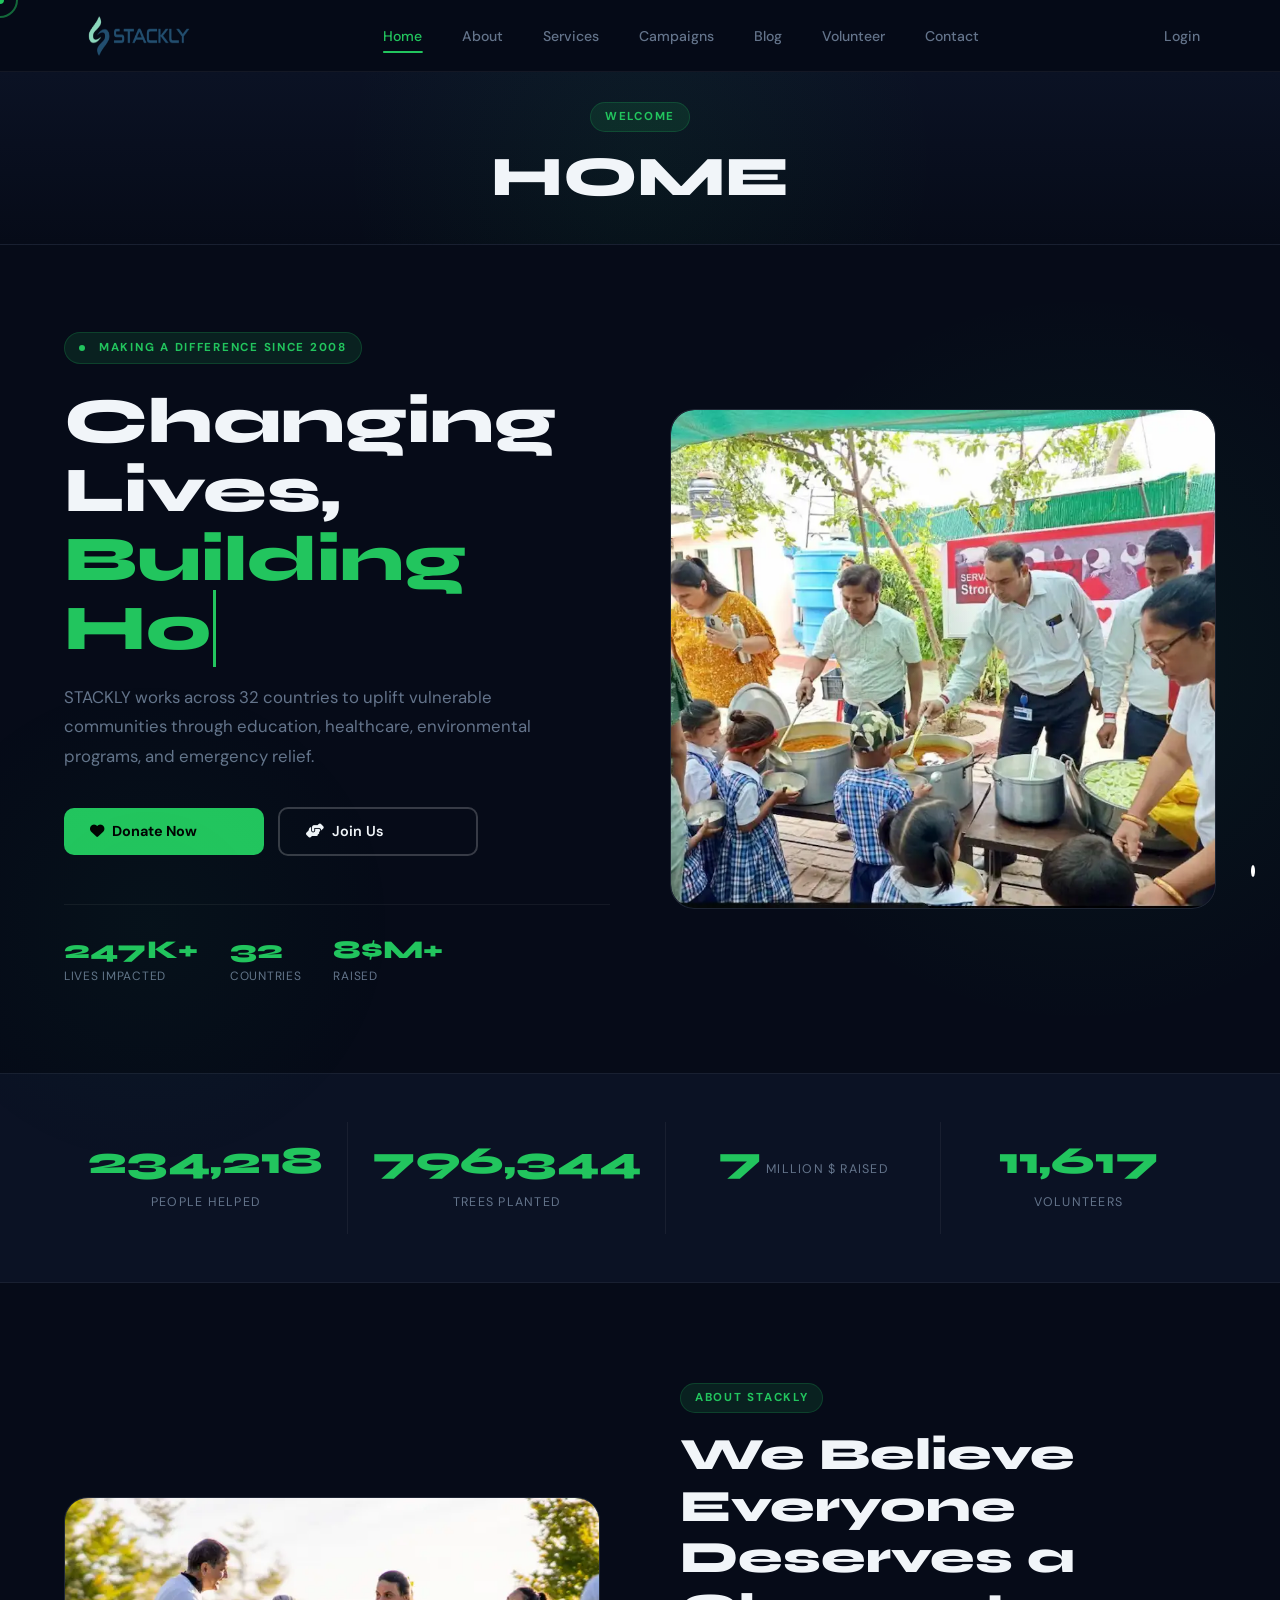
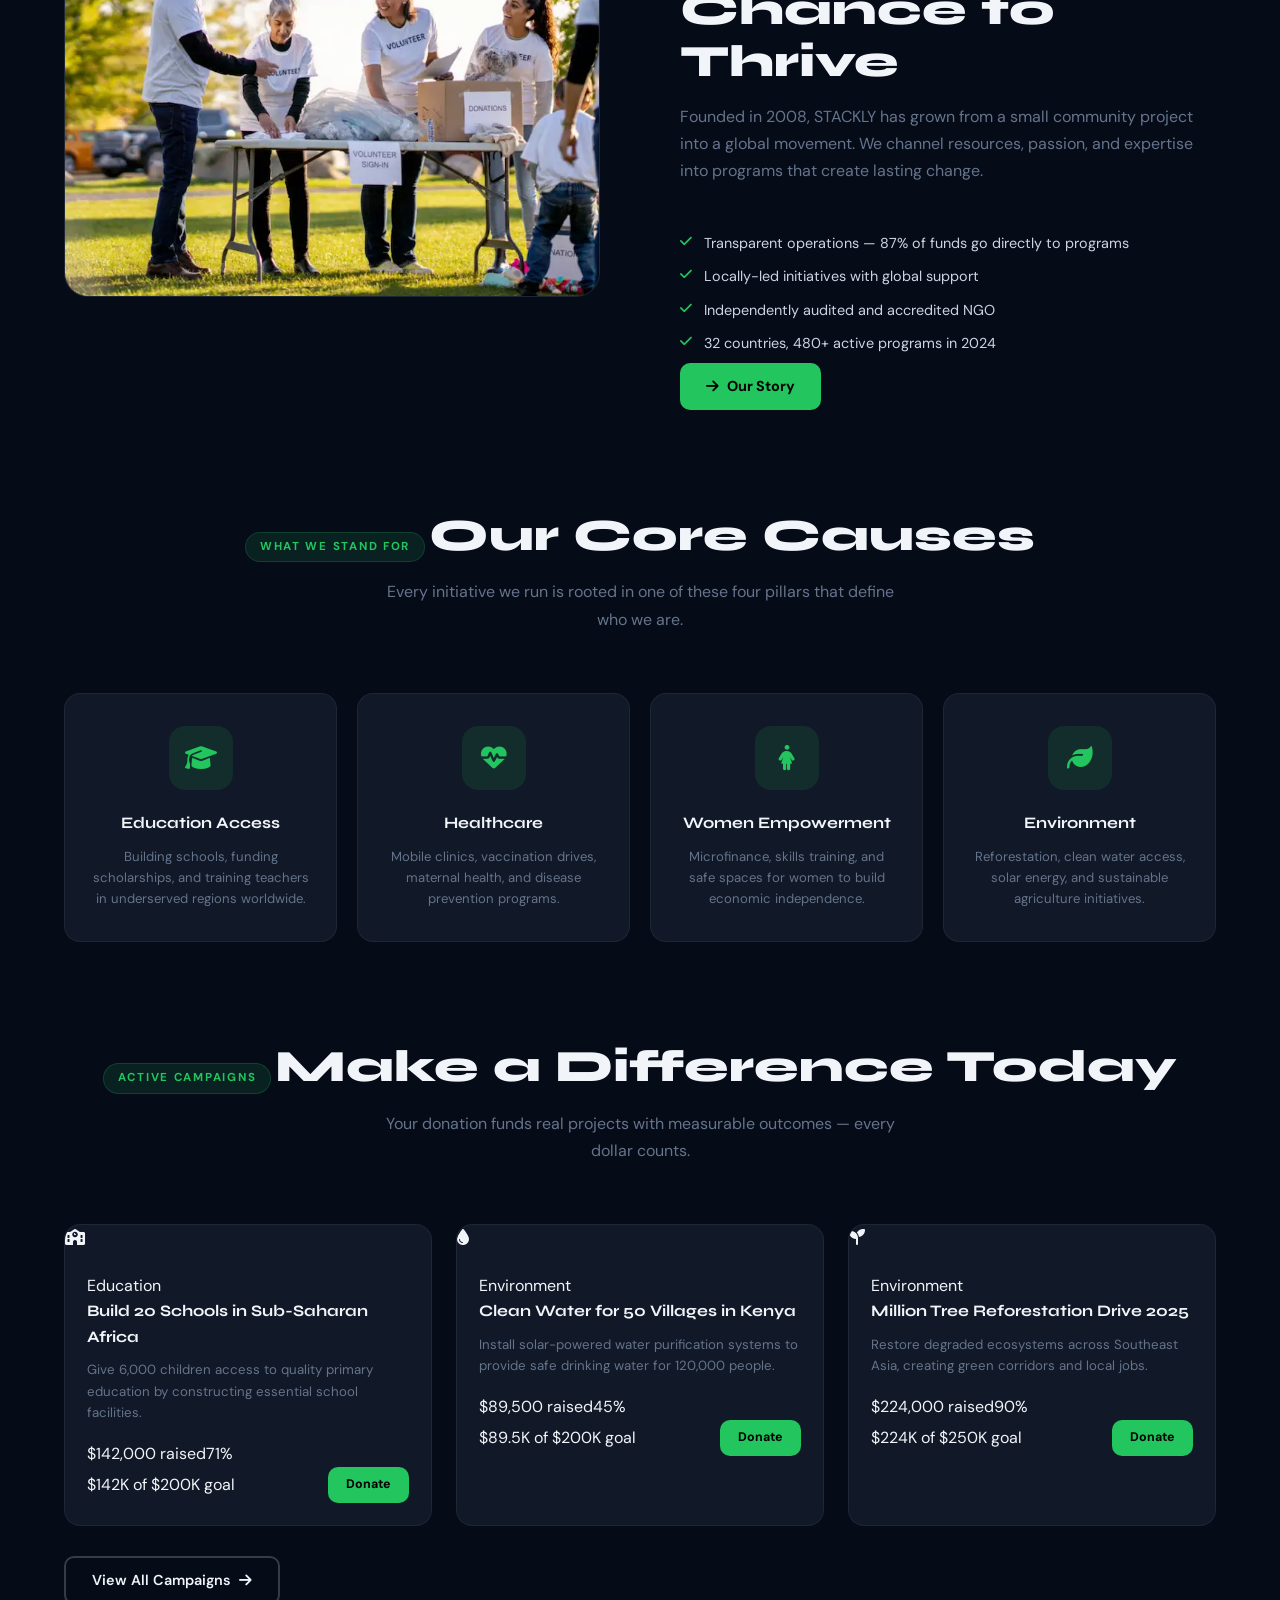
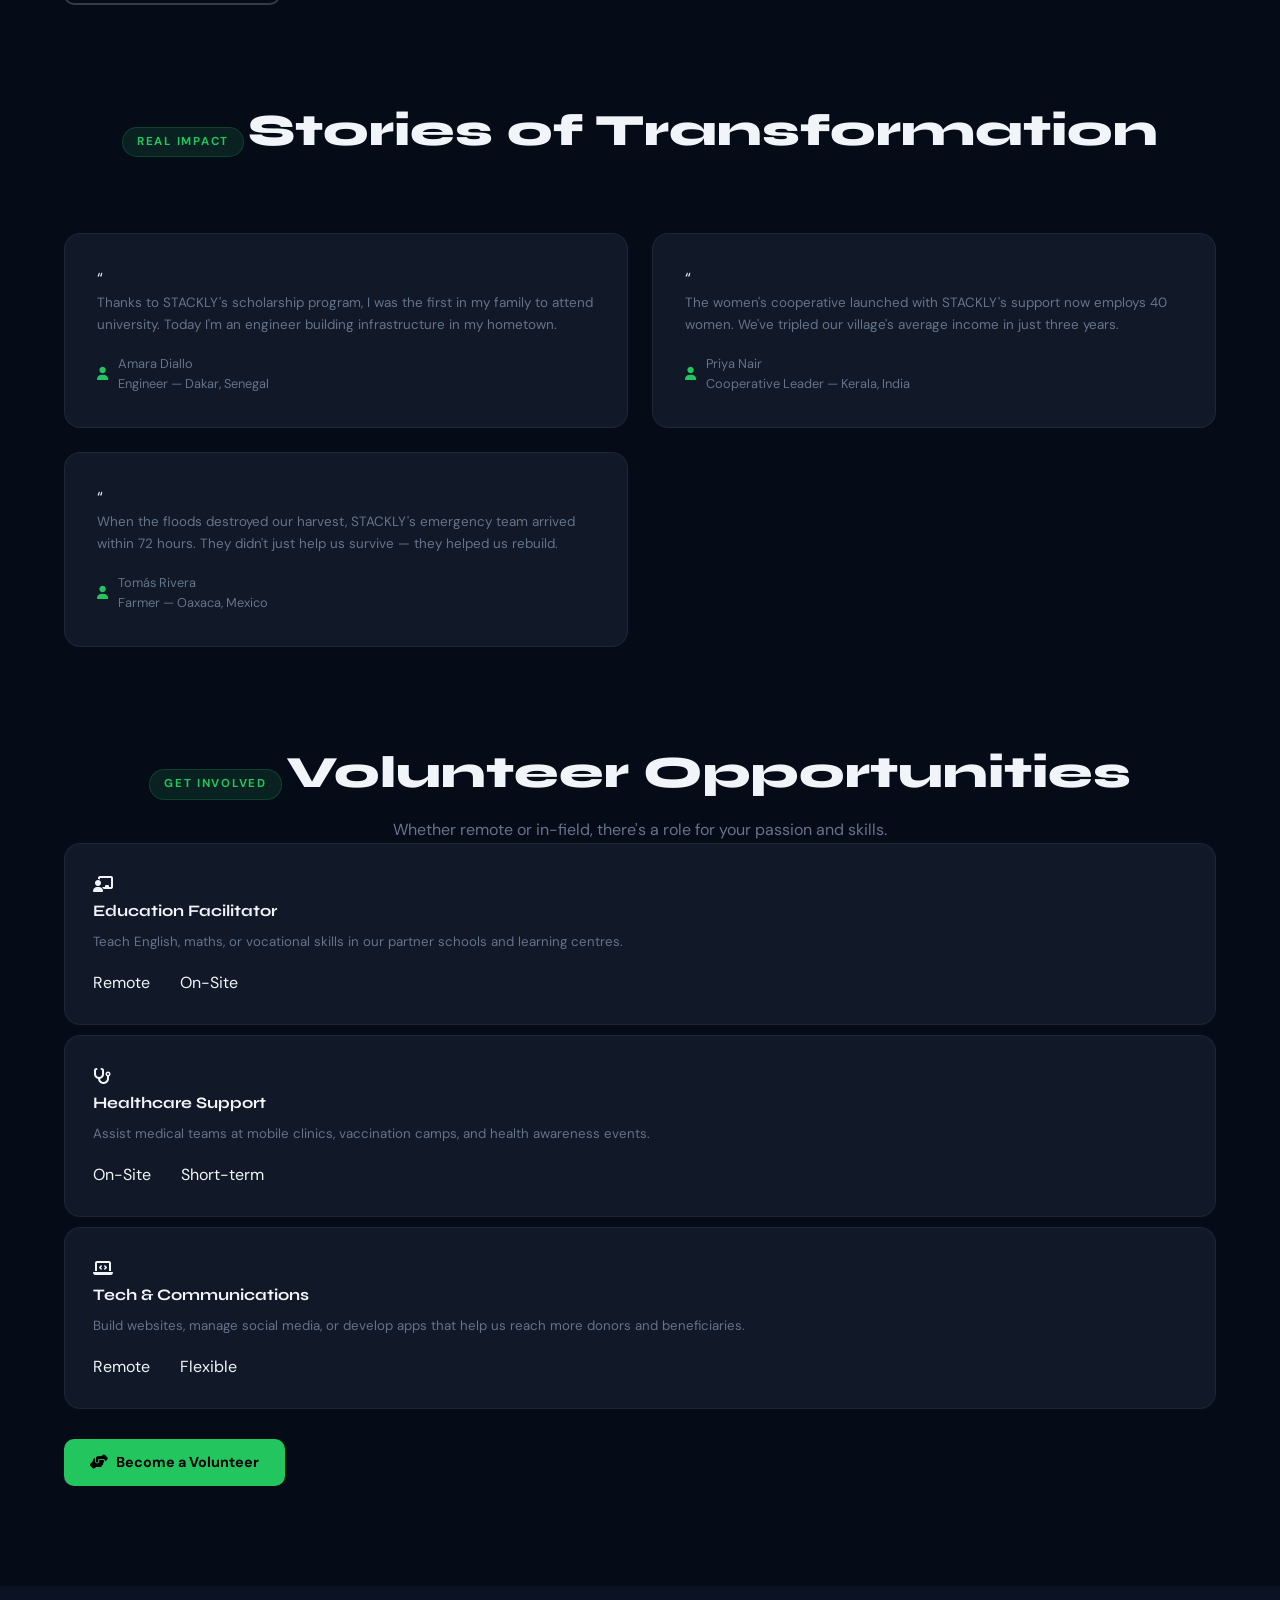
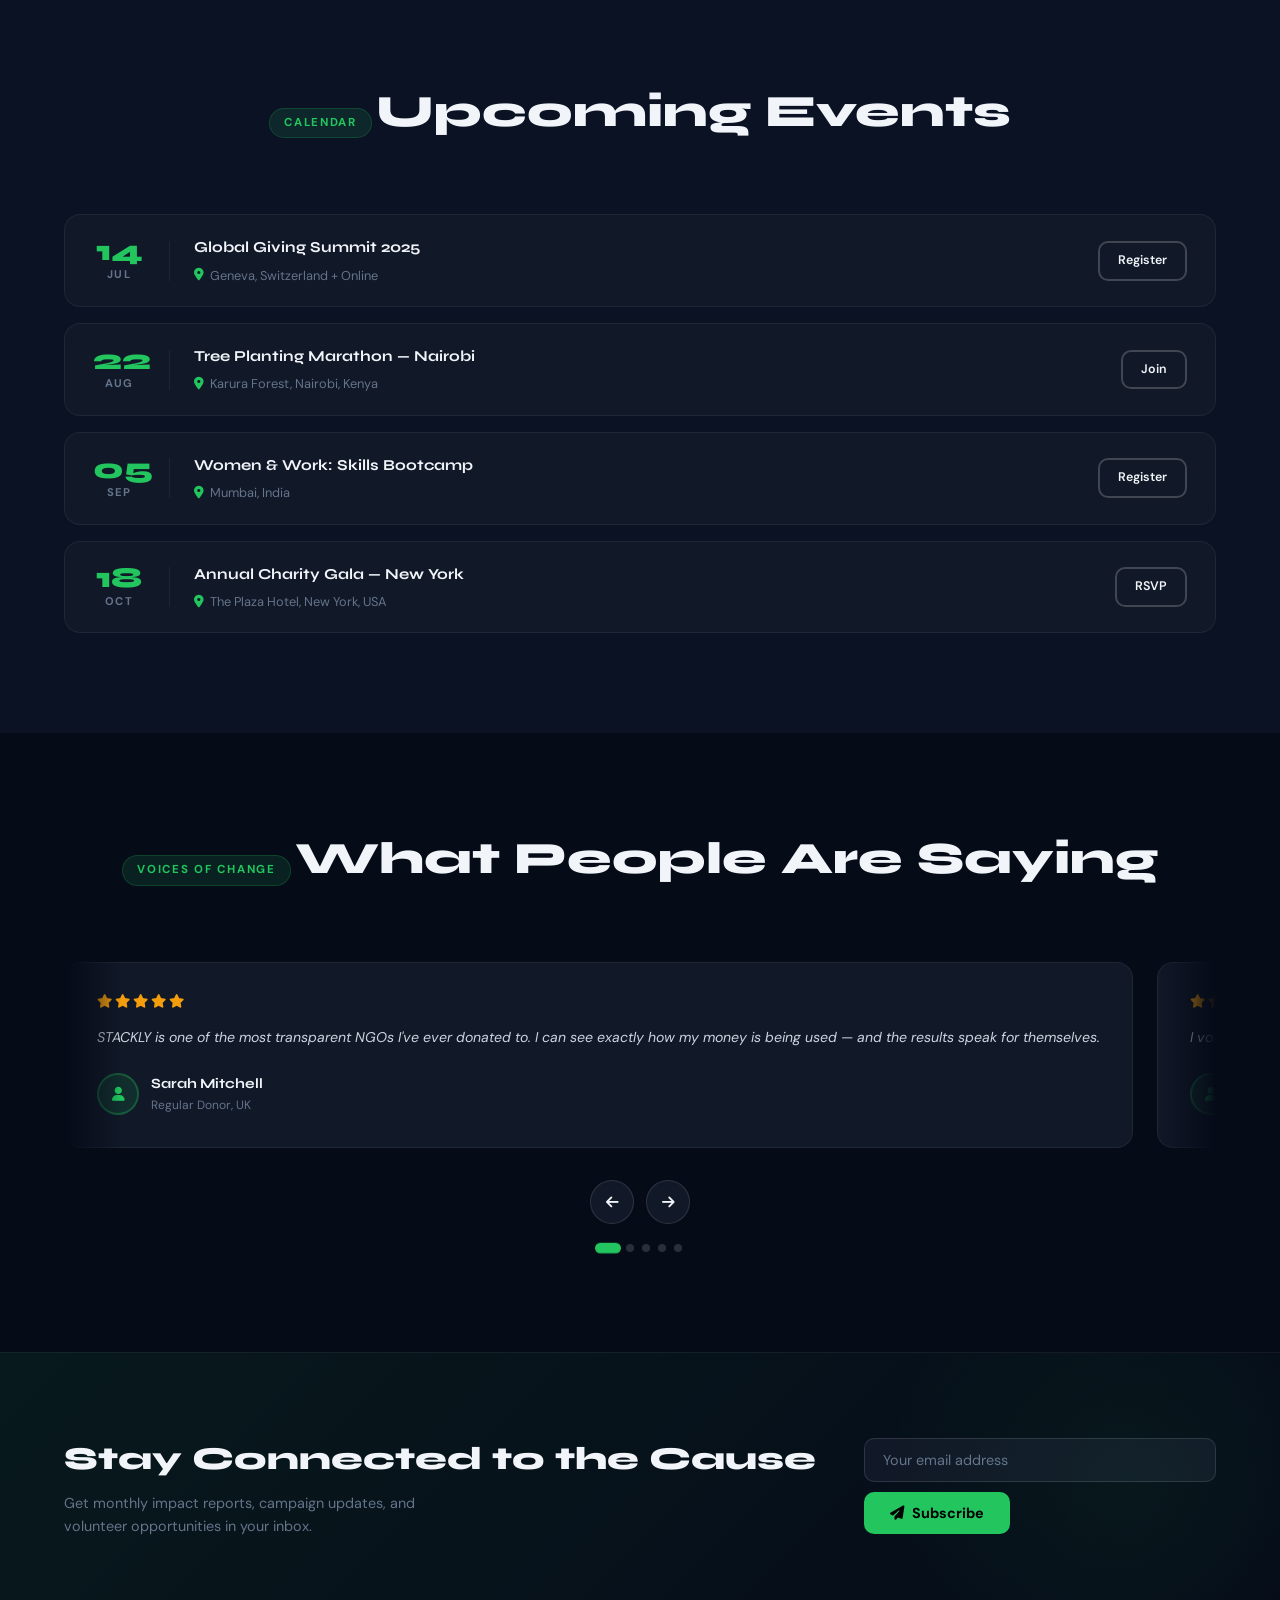
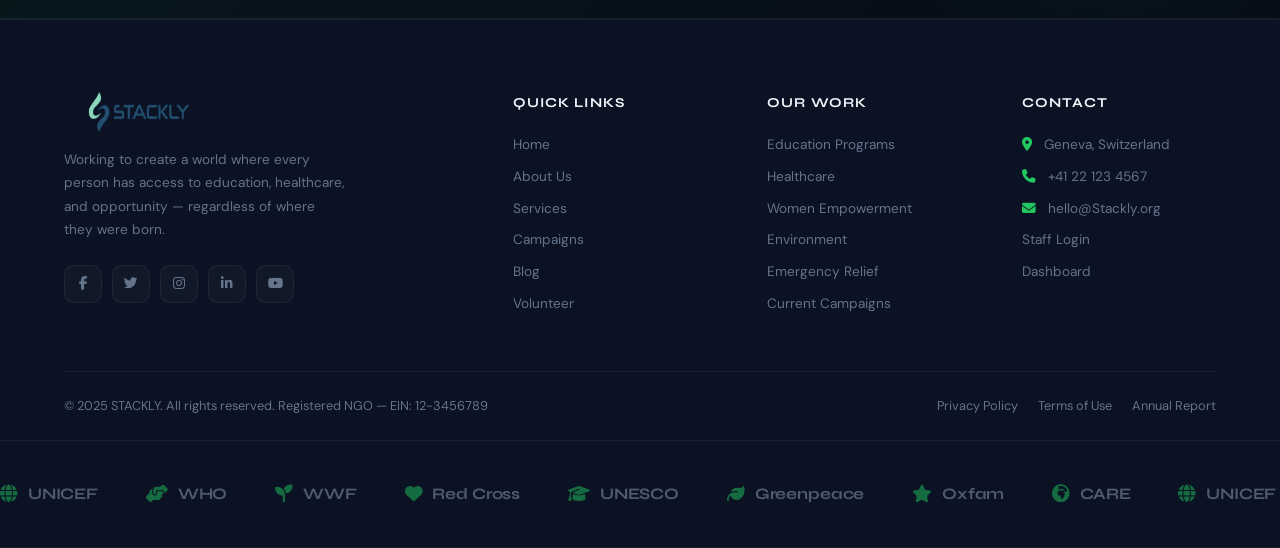
<file: index.html>
<!DOCTYPE html>
<html lang="en">
<head>
  <meta charset="UTF-8" />
  <meta name="viewport" content="width=device-width, initial-scale=1.0" />
  <title>STACKLY — Transforming Lives, Building Futures</title>
  <link rel="stylesheet" href="style.css" />
  <link rel="stylesheet" href="enhancements.css" />
  <link rel="stylesheet" href="wow.css" />
  <link rel="stylesheet" href="https://cdnjs.cloudflare.com/ajax/libs/font-awesome/6.5.0/css/all.min.css" />
</head>
<body>

<!-- SCROLL PROGRESS -->
<div id="scroll-progress"></div>

<!-- PAGE LOADER -->
<div id="page-loader">
  <div class="loader-inner">
    <div class="loader-logo">STACKLY</div>
    <div class="loader-bar"><div class="loader-bar-fill"></div></div>
  </div>
</div>

<!-- NAVBAR -->
<nav class="navbar" id="navbar">
  <div class="container">
    <div class="nav-inner">
      <a href="index.html" class="nav-logo"><img src="./images//logo-dark.webp" alt="STACKLY Logo" class="nav-logo-img" /></a>
      <ul class="nav-links">
        <li><a href="index.html" class="active">Home</a></li>
        <li><a href="about.html">About</a></li>
        <li><a href="services.html">Services</a></li>
        <li><a href="campaigns.html">Campaigns</a></li>
        <li><a href="blog.html">Blog</a></li>
        <li><a href="volunteer.html">Volunteer</a></li>
        <li><a href="contact.html">Contact</a></li>
      </ul>
      <div class="nav-actions">
        <a href="login.html" class="btn-nav-login">Login</a>
        
      </div>
      <div class="hamburger" id="hamburger">
        <span></span><span></span><span></span>
      </div>
    </div>
  </div>
</nav>

<!-- MOBILE MENU -->
<div class="mobile-menu" id="mobileMenu">
  <a href="index.html">Home</a>
  <a href="about.html">About</a>
  <a href="services.html">Services</a>
  <a href="campaigns.html">Campaigns</a>
  <a href="blog.html">Blog</a>
  <a href="volunteer.html">Volunteer</a>
  <a href="contact.html">Contact</a>
  <a href="login.html">Login</a>
  
</div>

<!-- HERO SECTION -->
<section class="page-hero">
  <div class="container">
    <span class="section-label">WELCOME</span>
    <h1>HOME</h1>
  </div>
</section>
</section>
<section class="hero">
  <div class="container">
    <div class="hero-inner">
       <div class="hero-content" data-aos="fade-right"> 
        <span class="hero-label">Making a Difference Since 2008</span>
        <h1 class="hero-title">
          Changing Lives,<br>
          <span data-typing='["Building Hope", "Planting Trees", "Healing Communities", "Empowering Youth"]'>Building Hope</span>
        </h1>
        <p class="hero-desc">STACKLY works across 32 countries to uplift vulnerable communities through education, healthcare, environmental programs, and emergency relief.</p>
        <div class="hero-actions" style="align-items: center;">
          <a href="campaigns.html" class="btn-primary" style="width: 200px;"><i class="fas fa-heart"></i>Donate Now</a>
          <a href="campaigns.html" class="btn-outline" style="width: 200px;"><i class="fas fa-hands-helping"></i>Join Us</a>
        </div>
        <div class="hero-stats">
          <div class="hero-stat-item">
            <div class="hero-stat-num">250K+</div>
            <div class="hero-stat-label">Lives Impacted</div>
          </div>
          <div class="hero-stat-item">
            <div class="hero-stat-num">32</div>
            <div class="hero-stat-label">Countries</div>
          </div>
          <div class="hero-stat-item">
            <div class="hero-stat-num">$8M+</div>
            <div class="hero-stat-label">Raised</div>
          </div>
        </div>
      </div> 
      <div class="hero-visual" data-aos="fade-left">
        <div class="hero-img-main">
          <div class="hero-img-placeholder">
          <img src="images/hero.webp.webp"
            alt="Community Impact"
            style="width:100%;height:100%;object-fit:cover;border-radius:24px;">
          </div>
        </div>
        
      </div>
    </div>
  </div>
</section>

<!-- IMPACT STATISTICS -->
<section class="stats-bar">
  <div class="container">
    <div class="stats-grid">
      <div class="stat-item" data-aos="fade-up" data-aos-delay="0">
        <span class="stat-num" data-counter data-target="250000">0</span>
        <span class="stat-label">People Helped</span>
      </div>
      <div class="stat-item" data-aos="fade-up" data-aos-delay="100">
        <span class="stat-num" data-counter data-target="850000">0</span>
        <span class="stat-label">Trees Planted</span>
      </div>
      <div class="stat-item" data-aos="fade-up" data-aos-delay="200">
        <span class="stat-num" data-counter data-target="8">0</span>
        <span class="stat-label">Million $ Raised</span>
      </div>
      <div class="stat-item" data-aos="fade-up" data-aos-delay="300">
        <span class="stat-num" data-counter data-target="12400">0</span>
        <span class="stat-label">Volunteers</span>
      </div>
    </div>
  </div>
</section>

<!-- ABOUT PREVIEW -->
<section class="about-preview">
  <div class="container">
    <div class="about-grid">
      <div class="about-visual" data-aos="fade-right">
        <div class="about-img-box">
  <img src="images/about-team.webp.webp"
       alt="About Us"
       style="width:100%;height:100%;object-fit:cover;">
</div>
      </div>
      <div class="about-text" data-aos="fade-left">
        <span class="section-label">About STACKLY</span>
        <h2 class="section-title">We Believe Everyone Deserves a Chance to Thrive</h2>
        <p class="section-subtitle">Founded in 2008, STACKLY has grown from a small community project into a global movement. We channel resources, passion, and expertise into programs that create lasting change.</p>
        <ul class="about-list">
          <li><i class="fas fa-check"></i>Transparent operations — 87% of funds go directly to programs</li>
          <li><i class="fas fa-check"></i>Locally-led initiatives with global support</li>
          <li><i class="fas fa-check"></i>Independently audited and accredited NGO</li>
          <li><i class="fas fa-check"></i>32 countries, 480+ active programs in 2024</li>
        </ul>
        <a href="about.html" class="btn-primary" style="margin-top:8px"><i class="fas fa-arrow-right"></i>Our Story</a>
      </div>
    </div>
  </div>
</section>

<!-- OUR CAUSES -->
<section class="causes">
  <div class="container">
    <div class="text-center" data-aos="fade-up">
      <span class="section-label">What We Stand For</span>
      <h2 class="section-title">Our Core Causes</h2>
      <p class="section-subtitle" style="margin:0 auto">Every initiative we run is rooted in one of these four pillars that define who we are.</p>
    </div>
    <div class="causes-grid">
      <div class="cause-card" data-aos="fade-up" data-aos-delay="0">
        <div class="cause-icon"><i class="fas fa-graduation-cap"></i></div>
        <h3>Education Access</h3>
        <p>Building schools, funding scholarships, and training teachers in underserved regions worldwide.</p>
      </div>
      <div class="cause-card" data-aos="fade-up" data-aos-delay="100">
        <div class="cause-icon"><i class="fas fa-heartbeat"></i></div>
        <h3>Healthcare</h3>
        <p>Mobile clinics, vaccination drives, maternal health, and disease prevention programs.</p>
      </div>
      <div class="cause-card" data-aos="fade-up" data-aos-delay="200">
        <div class="cause-icon"><i class="fas fa-female"></i></div>
        <h3>Women Empowerment</h3>
        <p>Microfinance, skills training, and safe spaces for women to build economic independence.</p>
      </div>
      <div class="cause-card" data-aos="fade-up" data-aos-delay="300">
        <div class="cause-icon"><i class="fas fa-leaf"></i></div>
        <h3>Environment</h3>
        <p>Reforestation, clean water access, solar energy, and sustainable agriculture initiatives.</p>
      </div>
    </div>
  </div>
</section>

<!-- FEATURED CAMPAIGNS -->
<section class="campaigns-section">
  <div class="container">
    <div class="text-center" data-aos="fade-up">
      <span class="section-label">Active Campaigns</span>
      <h2 class="section-title">Make a Difference Today</h2>
      <p class="section-subtitle" style="margin:0 auto">Your donation funds real projects with measurable outcomes — every dollar counts.</p>
    </div>
    <div class="campaigns-grid">
      <div class="campaign-card" data-aos="fade-up" data-aos-delay="0">
        <div class="campaign-img"><i class="fas fa-school"></i></div>
        <div class="campaign-body">
          <span class="campaign-tag">Education</span>
          <h3>Build 20 Schools in Sub-Saharan Africa</h3>
          <p>Give 6,000 children access to quality primary education by constructing essential school facilities.</p>
          <div class="progress-wrap">
            <div class="progress-meta"><span>$142,000 raised</span><span>71%</span></div>
            <div class="progress-bar"><div class="progress-fill" data-width="71"></div></div>
          </div>
          <div class="campaign-footer">
            <div class="campaign-amount"><span>$142K</span><span> of $200K goal</span></div>
            <a href="campaigns.html" class="btn-primary" style="padding:8px 18px;font-size:0.78rem">Donate</a>
          </div>
        </div>
      </div>
      <div class="campaign-card" data-aos="fade-up" data-aos-delay="100">
        <div class="campaign-img"><i class="fas fa-tint"></i></div>
        <div class="campaign-body">
          <span class="campaign-tag">Environment</span>
          <h3>Clean Water for 50 Villages in Kenya</h3>
          <p>Install solar-powered water purification systems to provide safe drinking water for 120,000 people.</p>
          <div class="progress-wrap">
            <div class="progress-meta"><span>$89,500 raised</span><span>45%</span></div>
            <div class="progress-bar"><div class="progress-fill" data-width="45"></div></div>
          </div>
          <div class="campaign-footer">
            <div class="campaign-amount"><span>$89.5K</span><span> of $200K goal</span></div>
            <a href="campaigns.html" class="btn-primary" style="padding:8px 18px;font-size:0.78rem">Donate</a>
          </div>
        </div>
      </div>
      <div class="campaign-card" data-aos="fade-up" data-aos-delay="200">
        <div class="campaign-img"><i class="fas fa-seedling"></i></div>
        <div class="campaign-body">
          <span class="campaign-tag">Environment</span>
          <h3>Million Tree Reforestation Drive 2025</h3>
          <p>Restore degraded ecosystems across Southeast Asia, creating green corridors and local jobs.</p>
          <div class="progress-wrap">
            <div class="progress-meta"><span>$224,000 raised</span><span>90%</span></div>
            <div class="progress-bar"><div class="progress-fill" data-width="90"></div></div>
          </div>
          <div class="campaign-footer">
            <div class="campaign-amount"><span>$224K</span><span> of $250K goal</span></div>
            <a href="campaigns.html" class="btn-primary" style="padding:8px 18px;font-size:0.78rem">Donate</a>
          </div>
        </div>
      </div>
    </div>
    <div class="grid-center"><a href="campaigns.html" class="btn-outline">View All Campaigns <i class="fas fa-arrow-right"></i></a></div>
  </div>
</section>

<!-- SUCCESS STORIES -->
<section class="stories">
  <div class="container">
    <div class="text-center" data-aos="fade-up">
      <span class="section-label">Real Impact</span>
      <h2 class="section-title">Stories of Transformation</h2>
    </div>
    <div class="stories-grid">
      <div class="story-card" data-aos="fade-up" data-aos-delay="0">
        <div class="story-quote">&ldquo;</div>
        <p class="story-text">Thanks to STACKLY's scholarship program, I was the first in my family to attend university. Today I'm an engineer building infrastructure in my hometown.</p>
        <div class="story-author">
          <div class="story-avatar"><i class="fas fa-user"></i></div>
          <div>
            <div class="story-name">Amara Diallo</div>
            <div class="story-role">Engineer — Dakar, Senegal</div>
          </div>
        </div>
      </div>
      <div class="story-card" data-aos="fade-up" data-aos-delay="100">
        <div class="story-quote">&ldquo;</div>
        <p class="story-text">The women's cooperative launched with STACKLY's support now employs 40 women. We've tripled our village's average income in just three years.</p>
        <div class="story-author">
          <div class="story-avatar"><i class="fas fa-user"></i></div>
          <div>
            <div class="story-name">Priya Nair</div>
            <div class="story-role">Cooperative Leader — Kerala, India</div>
          </div>
        </div>
      </div>
      <div class="story-card" data-aos="fade-up" data-aos-delay="200">
        <div class="story-quote">&ldquo;</div>
        <p class="story-text">When the floods destroyed our harvest, STACKLY's emergency team arrived within 72 hours. They didn't just help us survive — they helped us rebuild.</p>
        <div class="story-author">
          <div class="story-avatar"><i class="fas fa-user"></i></div>
          <div>
            <div class="story-name">Tomás Rivera</div>
            <div class="story-role">Farmer — Oaxaca, Mexico</div>
          </div>
        </div>
      </div>
    </div>
  </div>
</section>

<!-- VOLUNTEER OPPORTUNITIES -->
<section class="volunteer-preview">
  <div class="container">
    <div class="text-center" data-aos="fade-up">
      <span class="section-label">Get Involved</span>
      <h2 class="section-title">Volunteer Opportunities</h2>
      <p class="section-subtitle" style="margin:0 auto">Whether remote or in-field, there's a role for your passion and skills.</p>
    </div>
    <div class="volunteer-grid">
      <div class="vol-card" data-aos="fade-up" data-aos-delay="0">
        <div class="vol-card-icon"><i class="fas fa-chalkboard-teacher"></i></div>
        <h3>Education Facilitator</h3>
        <p>Teach English, maths, or vocational skills in our partner schools and learning centres.</p>
        <div class="vol-card-meta">
          <span class="vol-tag">Remote</span><span class="vol-tag">On-Site</span>
        </div>
      </div>
      <div class="vol-card" data-aos="fade-up" data-aos-delay="100">
        <div class="vol-card-icon"><i class="fas fa-stethoscope"></i></div>
        <h3>Healthcare Support</h3>
        <p>Assist medical teams at mobile clinics, vaccination camps, and health awareness events.</p>
        <div class="vol-card-meta">
          <span class="vol-tag">On-Site</span><span class="vol-tag">Short-term</span>
        </div>
      </div>
      <div class="vol-card" data-aos="fade-up" data-aos-delay="200">
        <div class="vol-card-icon"><i class="fas fa-laptop-code"></i></div>
        <h3>Tech & Communications</h3>
        <p>Build websites, manage social media, or develop apps that help us reach more donors and beneficiaries.</p>
        <div class="vol-card-meta">
          <span class="vol-tag">Remote</span><span class="vol-tag">Flexible</span>
        </div>
      </div>
    </div>
    <div class="grid-center" data-aos="fade-up"><a href="volunteer.html" class="btn-primary"><i class="fas fa-hands-helping"></i>Become a Volunteer</a></div>
  </div>
</section>

<!-- UPCOMING EVENTS -->
<section class="events-section">
  <div class="container">
    <div class="text-center" data-aos="fade-up">
      <span class="section-label">Calendar</span>
      <h2 class="section-title">Upcoming Events</h2>
    </div>
    <div class="events-list">
      <div class="event-item" data-aos="fade-up" data-aos-delay="0">
        <div class="event-date"><div class="event-date-day">14</div><div class="event-date-month">Jul</div></div>
        <div class="event-divider"></div>
        <div class="event-info">
          <h3>Global Giving Summit 2025</h3>
          <div class="event-location"><i class="fas fa-map-marker-alt"></i> Geneva, Switzerland + Online</div>
        </div>
        <a href="about.html" class="btn-outline" style="padding:8px 18px;font-size:0.78rem;white-space:nowrap">Register</a>
      </div>
      <div class="event-item" data-aos="fade-up" data-aos-delay="80">
        <div class="event-date"><div class="event-date-day">22</div><div class="event-date-month">Aug</div></div>
        <div class="event-divider"></div>
        <div class="event-info">
          <h3>Tree Planting Marathon — Nairobi</h3>
          <div class="event-location"><i class="fas fa-map-marker-alt"></i> Karura Forest, Nairobi, Kenya</div>
        </div>
        <a href="campaigns.html" class="btn-outline" style="padding:8px 18px;font-size:0.78rem;white-space:nowrap">Join</a>
      </div>
      <div class="event-item" data-aos="fade-up" data-aos-delay="160">
        <div class="event-date"><div class="event-date-day">05</div><div class="event-date-month">Sep</div></div>
        <div class="event-divider"></div>
        <div class="event-info">
          <h3>Women & Work: Skills Bootcamp</h3>
          <div class="event-location"><i class="fas fa-map-marker-alt"></i> Mumbai, India</div>
        </div>
        <a href="campaigns.html" class="btn-outline" style="padding:8px 18px;font-size:0.78rem;white-space:nowrap">Register</a>
      </div>
      <div class="event-item" data-aos="fade-up" data-aos-delay="240">
        <div class="event-date"><div class="event-date-day">18</div><div class="event-date-month">Oct</div></div>
        <div class="event-divider"></div>
        <div class="event-info">
          <h3>Annual Charity Gala — New York</h3>
          <div class="event-location"><i class="fas fa-map-marker-alt"></i> The Plaza Hotel, New York, USA</div>
        </div>
        <a href="about.html" class="btn-outline" style="padding:8px 18px;font-size:0.78rem;white-space:nowrap">RSVP</a>
      </div>
    </div>
  </div>
</section>

<!-- TESTIMONIALS -->
<section class="testimonials">
  <div class="container">
    <div class="text-center" data-aos="fade-up">
      <span class="section-label">Voices of Change</span>
      <h2 class="section-title">What People Are Saying</h2>
    </div>
    <div class="testimonials-wrapper">
      <div class="testimonials-track">
        <div class="testimonial-card">
          <div class="t-stars"><i class="fas fa-star"></i><i class="fas fa-star"></i><i class="fas fa-star"></i><i class="fas fa-star"></i><i class="fas fa-star"></i></div>
          <p class="t-text">STACKLY is one of the most transparent NGOs I've ever donated to. I can see exactly how my money is being used — and the results speak for themselves.</p>
          <div class="t-author"><div class="t-avatar"><i class="fas fa-user"></i></div><div><div class="t-name">Sarah Mitchell</div><div class="t-role">Regular Donor, UK</div></div></div>
        </div>
        <div class="testimonial-card">
          <div class="t-stars"><i class="fas fa-star"></i><i class="fas fa-star"></i><i class="fas fa-star"></i><i class="fas fa-star"></i><i class="fas fa-star"></i></div>
          <p class="t-text">I volunteered for three months in Bangladesh. It changed my perspective on life completely. The community is incredible and the STACKLY team is world-class.</p>
          <div class="t-author"><div class="t-avatar"><i class="fas fa-user"></i></div><div><div class="t-name">James Okafor</div><div class="t-role">Volunteer, Nigeria</div></div></div>
        </div>
        <div class="testimonial-card">
          <div class="t-stars"><i class="fas fa-star"></i><i class="fas fa-star"></i><i class="fas fa-star"></i><i class="fas fa-star"></i><i class="fas fa-star-half-alt"></i></div>
          <p class="t-text">As a corporate partner, we've seen firsthand the impact of STACKLY's programs. Our CSR investment here has delivered genuine, measurable social value.</p>
          <div class="t-author"><div class="t-avatar"><i class="fas fa-building"></i></div><div><div class="t-name">Chen Wei</div><div class="t-role">CSR Director, Singapore</div></div></div>
        </div>
        <div class="testimonial-card">
          <div class="t-stars"><i class="fas fa-star"></i><i class="fas fa-star"></i><i class="fas fa-star"></i><i class="fas fa-star"></i><i class="fas fa-star"></i></div>
          <p class="t-text">The healthcare program saved my daughter's life. I had no money for treatment, and STACKLY's mobile clinic came to our village at the right time.</p>
          <div class="t-author"><div class="t-avatar"><i class="fas fa-user"></i></div><div><div class="t-name">Fatima Al-Hassan</div><div class="t-role">Beneficiary, Mali</div></div></div>
        </div>
        <div class="testimonial-card">
          <div class="t-stars"><i class="fas fa-star"></i><i class="fas fa-star"></i><i class="fas fa-star"></i><i class="fas fa-star"></i><i class="fas fa-star"></i></div>
          <p class="t-text">I've worked with many NGOs over my career. STACKLY's operational efficiency and community-first approach sets them apart from everyone else.</p>
          <div class="t-author"><div class="t-avatar"><i class="fas fa-user"></i></div><div><div class="t-name">Dr. Elena Papadopoulos</div><div class="t-role">UN Advisor, Greece</div></div></div>
        </div>
      </div>
    </div>
    <div class="testimonials-nav">
      <button class="t-nav-btn t-prev"><i class="fas fa-arrow-left"></i></button>
      <button class="t-nav-btn t-next"><i class="fas fa-arrow-right"></i></button>
    </div>
  </div>
</section>

<!-- NEWSLETTER -->
<section class="newsletter">
  <div class="container">
    <div class="newsletter-inner">
      <div class="newsletter-text" data-aos="fade-right">
        <h2>Stay Connected to the Cause</h2>
        <p>Get monthly impact reports, campaign updates, and volunteer opportunities in your inbox.</p>
      </div>
      <form class="newsletter-form" data-form="newsletter" data-aos="fade-left">
        <input type="email" placeholder="Your email address" required />
        <button type="submit" class="btn-primary"><i class="fas fa-paper-plane"></i>Subscribe</button>
      </form>
    </div>
  </div>
</section>

<!-- FOOTER -->
<footer>
  <div class="container">
    <div class="footer-grid">
      <div class="footer-brand">
        <a href="index.html" class="nav-logo"><img src="./images//logo-dark.webp" alt="STACKLY Logo" class="nav-logo-img" /></a>
        <p>Working to create a world where every person has access to education, healthcare, and opportunity — regardless of where they were born.</p>
        <div class="footer-social">
          <a href="404.html" class="social-btn" title="Facebook"><i class="fab fa-facebook-f"></i></a>
          <a href="404.html" class="social-btn" title="Twitter"><i class="fab fa-twitter"></i></a>
          <a href="404.html" class="social-btn" title="Instagram"><i class="fab fa-instagram"></i></a>
          <a href="404.html" class="social-btn" title="LinkedIn"><i class="fab fa-linkedin-in"></i></a>
          <a href="404.html" class="social-btn" title="YouTube"><i class="fab fa-youtube"></i></a>
        </div>
      </div>
      <div class="footer-col">
        <h4>Quick Links</h4>
        <ul>
          <li><a href="index.html">Home</a></li>
          <li><a href="about.html">About Us</a></li>
          <li><a href="services.html">Services</a></li>
          <li><a href="campaigns.html">Campaigns</a></li>
          <li><a href="blog.html">Blog</a></li>
          <li><a href="volunteer.html">Volunteer</a></li>
        </ul>
      </div>
      <div class="footer-col">
        <h4>Our Work</h4>
        <ul>
          <li><a href="services.html">Education Programs</a></li>
          <li><a href="services.html">Healthcare</a></li>
          <li><a href="services.html">Women Empowerment</a></li>
          <li><a href="services.html">Environment</a></li>
          <li><a href="services.html">Emergency Relief</a></li>
          <li><a href="campaigns.html">Current Campaigns</a></li>
        </ul>
      </div>
      <div class="footer-col">
        <h4>Contact</h4>
        <ul>
          <li><a href="about.html"><i class="fas fa-map-marker-alt" style="color:var(--accent);margin-right:6px"></i>Geneva, Switzerland</a></li>
          <li><a href="about.html"><i class="fas fa-phone" style="color:var(--accent);margin-right:6px"></i>+41 22 123 4567</a></li>
          <li><a href="about.html"><i class="fas fa-envelope" style="color:var(--accent);margin-right:6px"></i>hello@Stackly.org</a></li>
          <li><a href="login.html">Staff Login</a></li>
          <li><a href="dashboard.html">Dashboard</a></li>
        </ul>
      </div>
    </div>
    <div class="footer-bottom">
      <p>© 2025 STACKLY. All rights reserved. Registered NGO — EIN: 12-3456789</p>
      <div class="footer-bottom-links">
        <a href="index.html">Privacy Policy</a>
        <a href="index.html">Terms of Use</a>
        <a href="index.html">Annual Report</a>
      </div>
    </div>
  </div>
</footer>


<!-- PARTNER MARQUEE -->
<section class="marquee-section" style="margin-top:0">
  <div class="marquee-track" id="marquee-track">
    <span class="marquee-item"><i class="fas fa-globe"></i>UNICEF</span>
    <span class="marquee-item"><i class="fas fa-hands-helping"></i>WHO</span>
    <span class="marquee-item"><i class="fas fa-seedling"></i>WWF</span>
    <span class="marquee-item"><i class="fas fa-heart"></i>Red Cross</span>
    <span class="marquee-item"><i class="fas fa-graduation-cap"></i>UNESCO</span>
    <span class="marquee-item"><i class="fas fa-leaf"></i>Greenpeace</span>
    <span class="marquee-item"><i class="fas fa-star"></i>Oxfam</span>
    <span class="marquee-item"><i class="fas fa-globe-africa"></i>CARE</span>
    <span class="marquee-item"><i class="fas fa-globe"></i>UNICEF</span>
    <span class="marquee-item"><i class="fas fa-hands-helping"></i>WHO</span>
    <span class="marquee-item"><i class="fas fa-seedling"></i>WWF</span>
    <span class="marquee-item"><i class="fas fa-heart"></i>Red Cross</span>
    <span class="marquee-item"><i class="fas fa-graduation-cap"></i>UNESCO</span>
    <span class="marquee-item"><i class="fas fa-leaf"></i>Greenpeace</span>
    <span class="marquee-item"><i class="fas fa-star"></i>Oxfam</span>
    <span class="marquee-item"><i class="fas fa-globe-africa"></i>CARE</span>
  </div>
</section>

<!-- FLOATING DONATE WIDGET -->
<div id="floating-donate">
  <div class="float-donate-card">
    <div class="fdc-title">Quick Donate 💚</div>
    <div class="fdc-amounts">
      <button class="fdc-amt" onclick="selectAmt(this,'10')">$10</button>
      <button class="fdc-amt active" onclick="selectAmt(this,'25')">$25</button>
      <button class="fdc-amt" onclick="selectAmt(this,'50')">$50</button>
      <button class="fdc-amt" onclick="selectAmt(this,'100')">$100</button>
    </div>
    <a href="campaigns.html" class="fdc-cta" id="fdc-cta">Donate $25 Now</a>
  </div>
  <div class="float-donate-btn-wrap">
    <span class="float-donate-pulse"></span>
    
  </div>
</div>

<script>
// Scroll progress
(function(){
  const bar = document.getElementById('scroll-progress');
  if (!bar) return;
  window.addEventListener('scroll', () => {
    const h = document.documentElement.scrollHeight - window.innerHeight;
    bar.style.width = (window.scrollY / h * 100) + '%';
  }, {passive:true});
})();

// Floating donate amount selector
function selectAmt(el, val) {
  document.querySelectorAll('.fdc-amt').forEach(b => b.classList.remove('active'));
  el.classList.add('active');
  document.getElementById('fdc-cta').textContent = 'Donate $' + val + ' Now';
}

// Hide floating donate when footer visible
(function(){
  const widget = document.getElementById('floating-donate');
  const footer = document.querySelector('footer');
  if (!widget || !footer) return;
  const obs = new IntersectionObserver(entries => {
    widget.style.opacity = entries[0].isIntersecting ? '0' : '1';
    widget.style.pointerEvents = entries[0].isIntersecting ? 'none' : '';
  }, {threshold:0.1});
  obs.observe(footer);
})();
</script>

<script src="main.js"></script>
<script src="enhancements.js"></script>
</body>
</html>
</file>
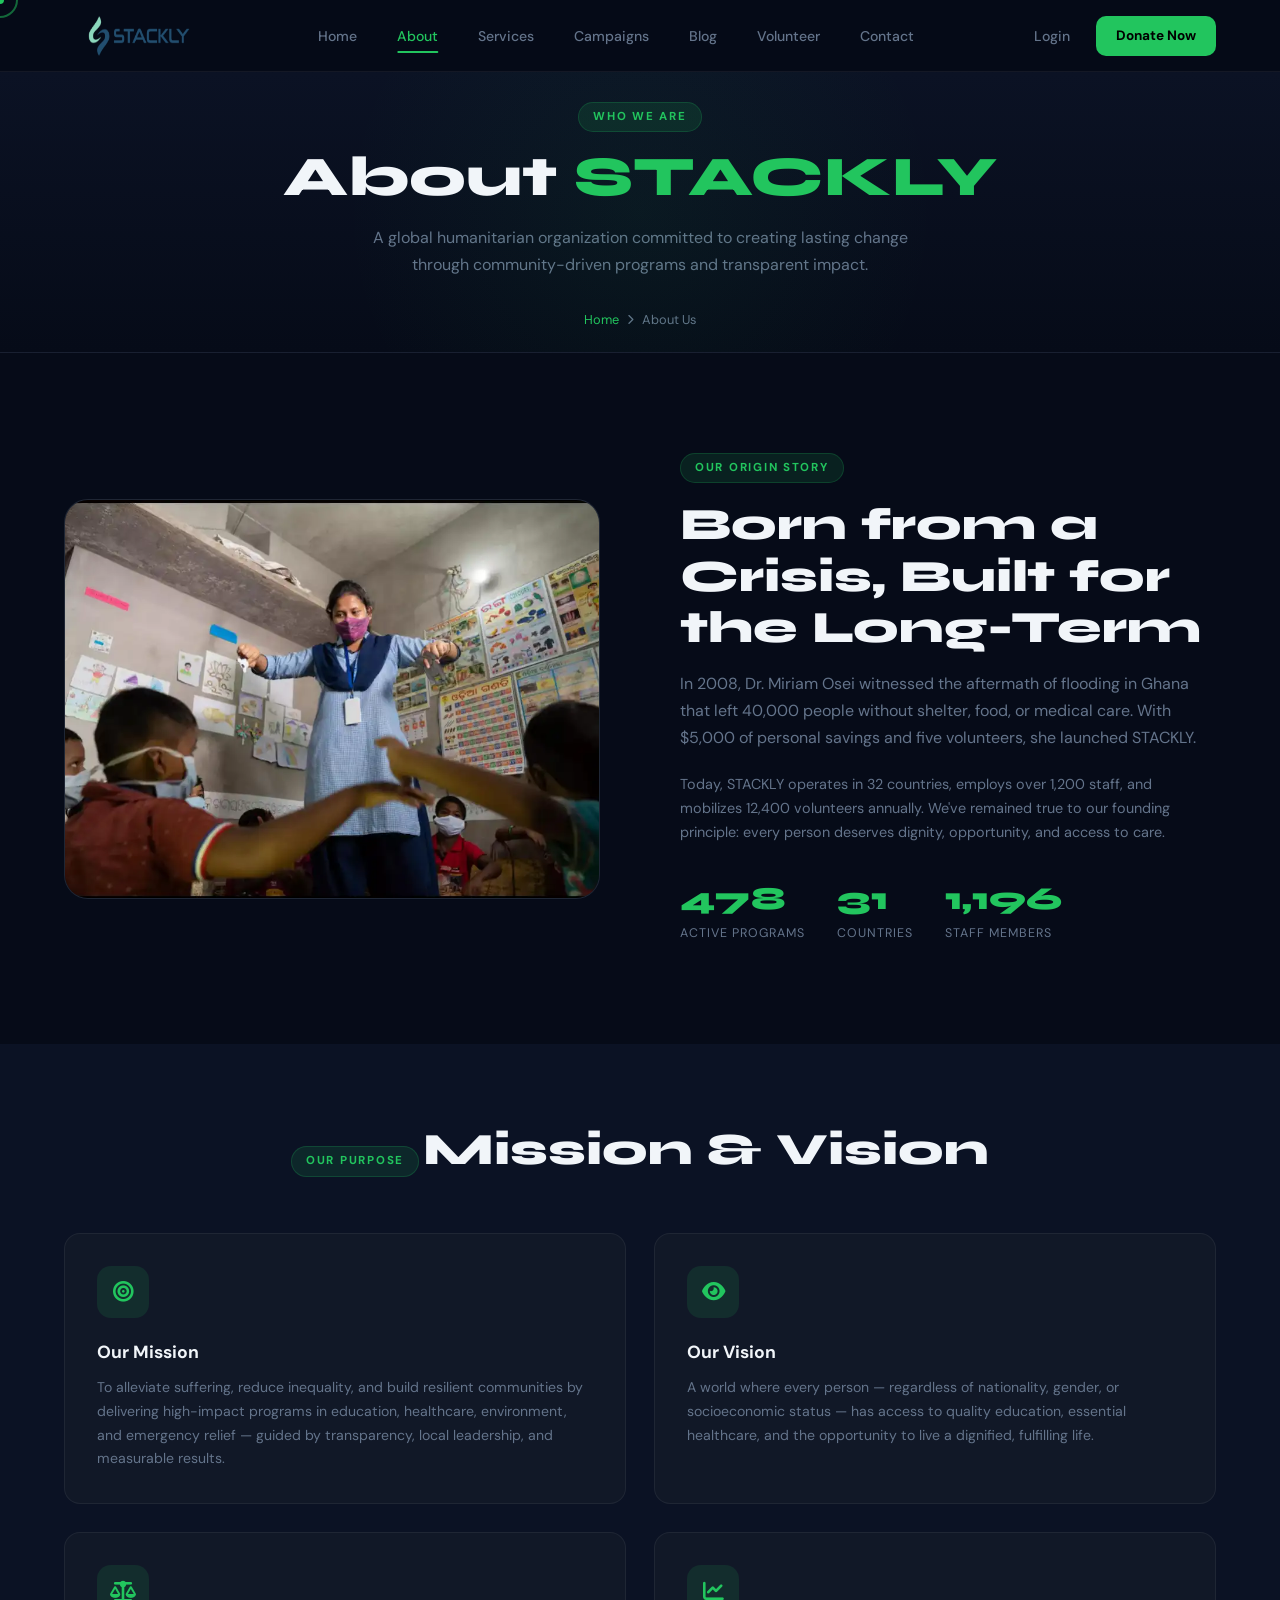
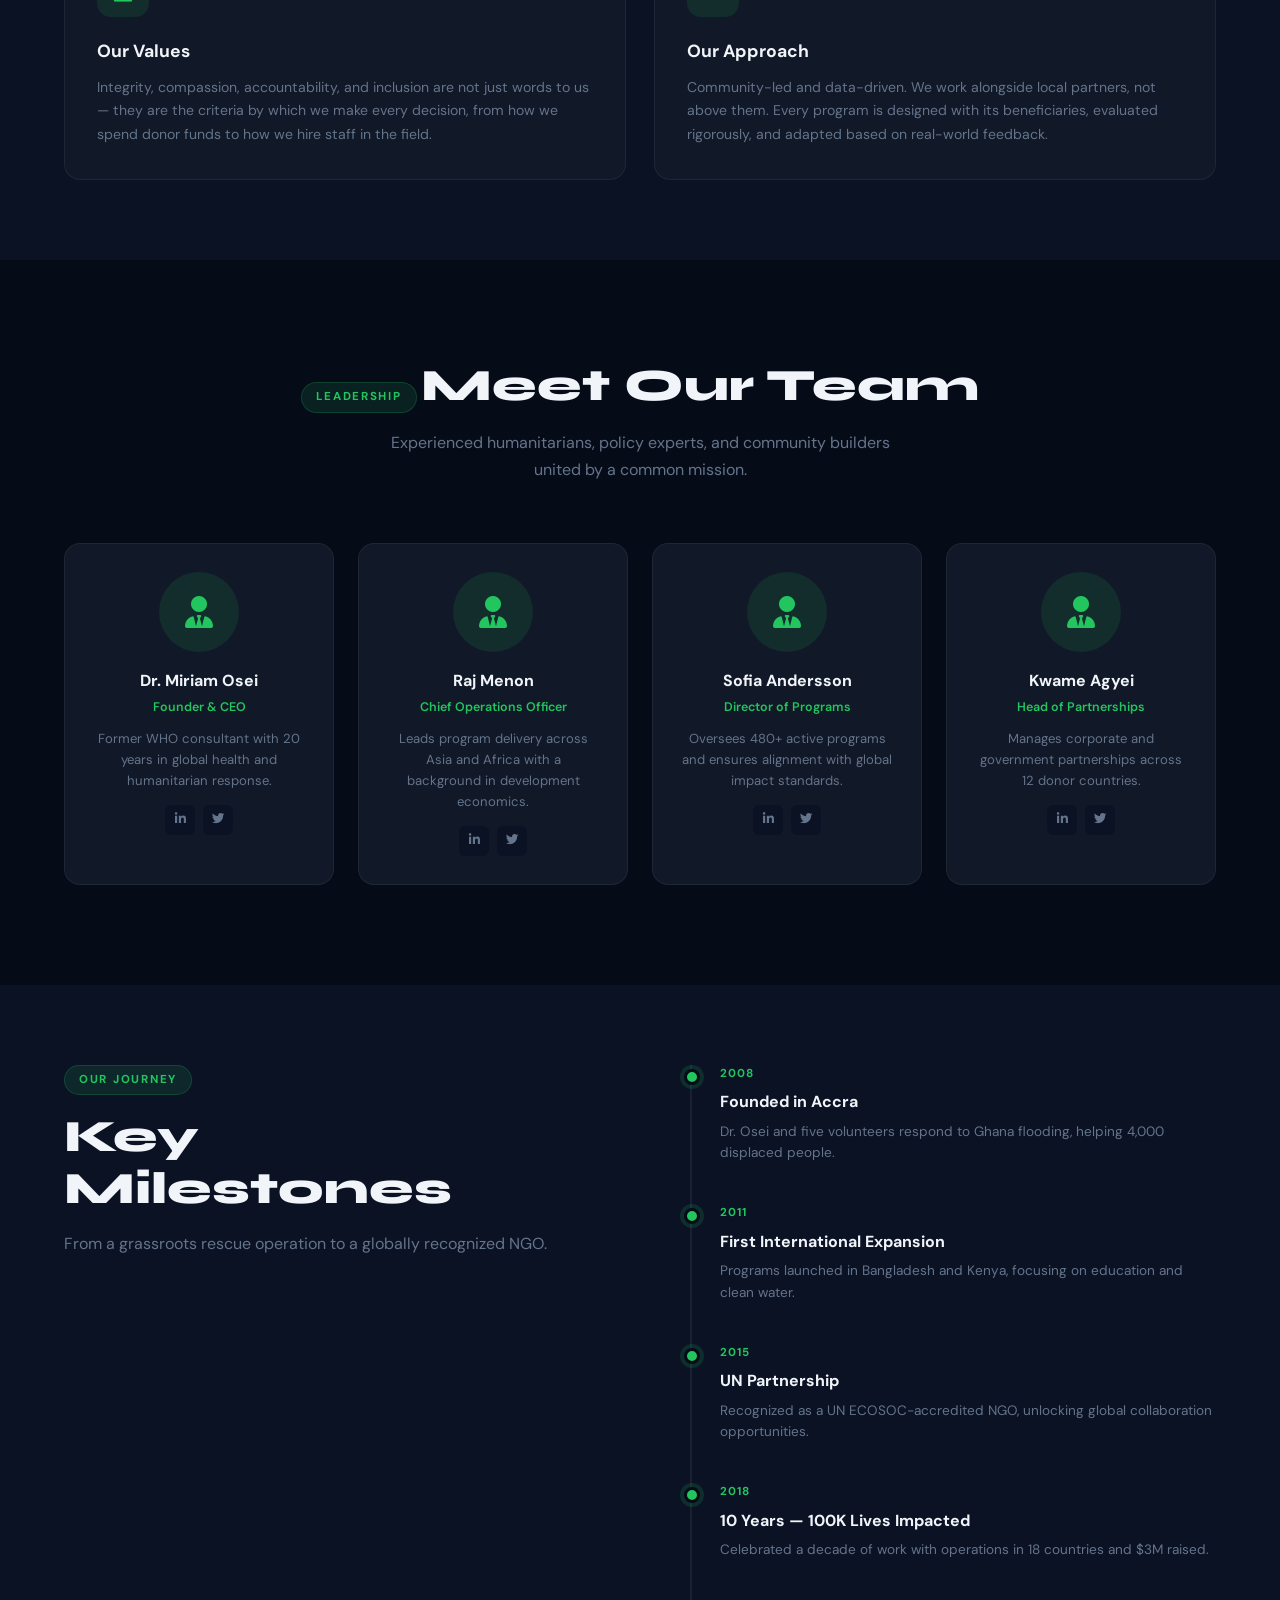
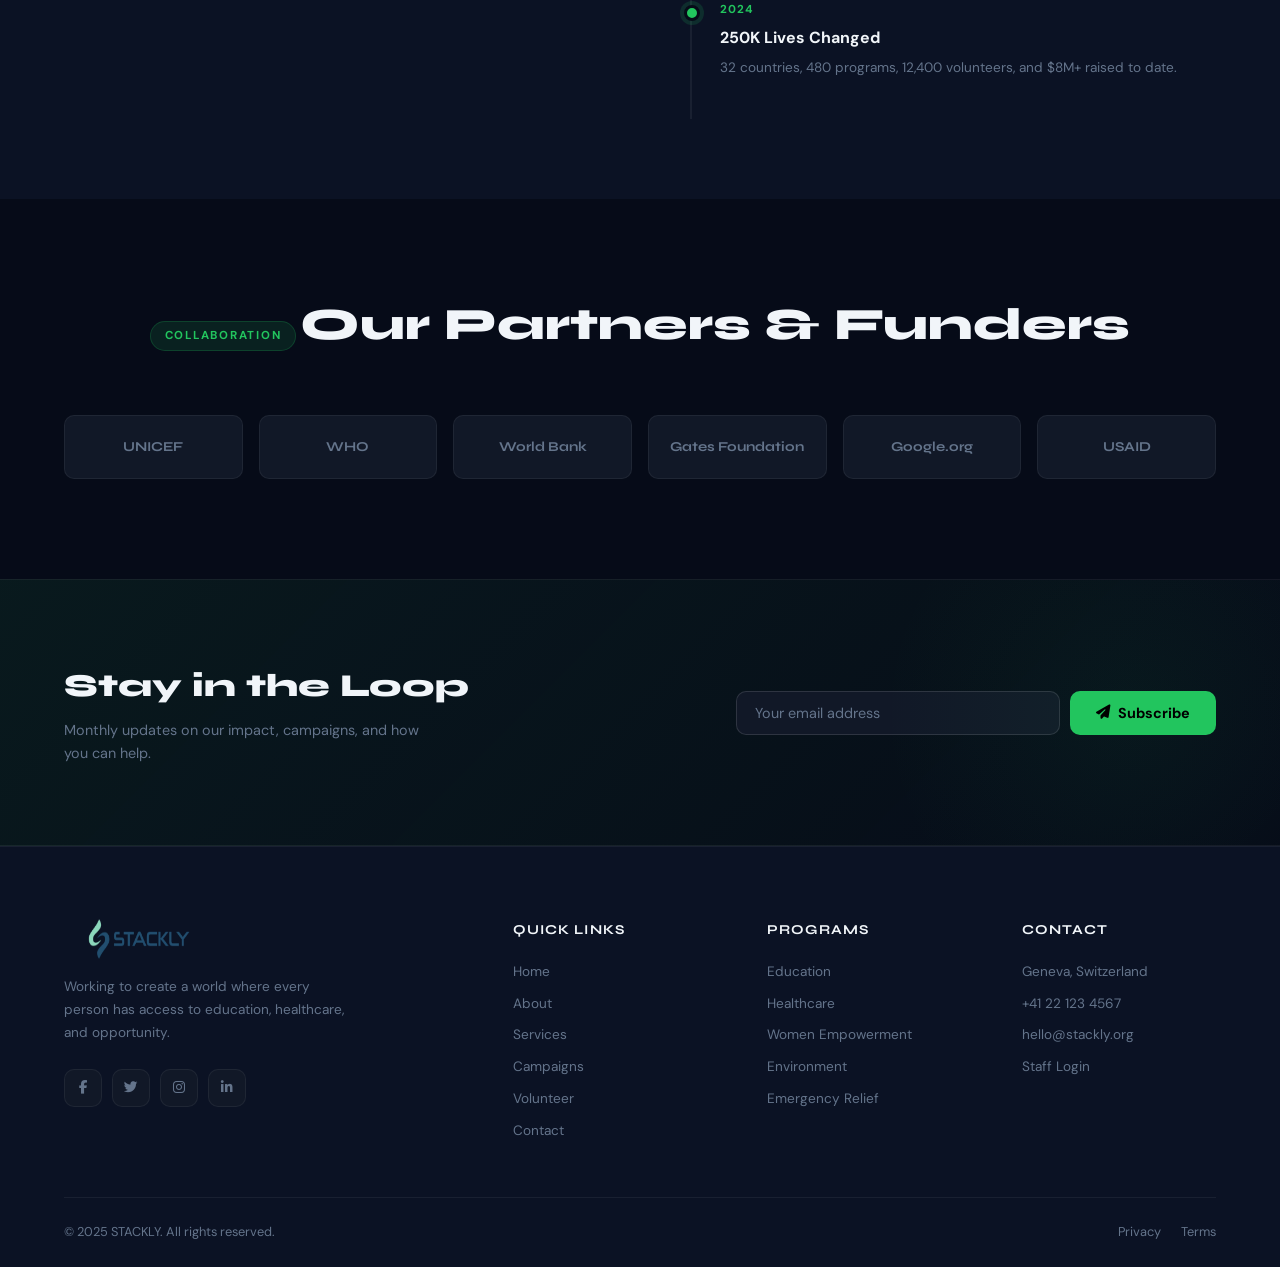
<file: about.html>
<!DOCTYPE html>
<html lang="en">
<head>
  <meta charset="UTF-8" /><meta name="viewport" content="width=device-width, initial-scale=1.0" />
  <title>About Us — STACKLY</title>
  <link rel="stylesheet" href="style.css" />
  <link rel="stylesheet" href="enhancements.css" />
  <link rel="stylesheet" href="wow.css" />
  <link rel="stylesheet" href="https://cdnjs.cloudflare.com/ajax/libs/font-awesome/6.5.0/css/all.min.css" />
  <style>
    .timeline { position: relative; padding-left: 40px; }
    .timeline::before { content:''; position:absolute; left:10px; top:0; bottom:0; width:2px; background:var(--border-subtle); }
    .timeline-item { position:relative; margin-bottom:40px; }
    .timeline-dot { position:absolute; left:-36px; top:4px; width:16px; height:16px; background:var(--accent); border-radius:50%; border:3px solid var(--bg-primary); }
    .timeline-year { font-size:0.72rem; font-weight:700; letter-spacing:0.1em; text-transform:uppercase; color:var(--accent); margin-bottom:6px; }
    .timeline-title { font-size:1rem; font-weight:700; margin-bottom:6px; }
    .timeline-desc { color:var(--text-muted); font-size:0.85rem; line-height:1.6; }
    .team-grid { display:grid; grid-template-columns:repeat(4,1fr); gap:24px; margin-top:60px; }
    .team-card { background:var(--bg-card); border:1px solid var(--border-subtle); border-radius:var(--radius); padding:28px; text-align:center; transition:var(--transition); }
    .team-card:hover { transform:translateY(-6px); border-color:var(--border); }
    .team-avatar { width:80px; height:80px; background:var(--accent-glow); border-radius:50%; display:flex; align-items:center; justify-content:center; margin:0 auto 16px; font-size:2rem; color:var(--accent); }
    .team-name { font-size:1rem; font-weight:700; margin-bottom:4px; }
    .team-role { font-size:0.78rem; color:var(--accent); font-weight:600; margin-bottom:10px; }
    .team-bio { font-size:0.82rem; color:var(--text-muted); line-height:1.6; margin-bottom:14px; }
    .team-social { display:flex; gap:8px; justify-content:center; }
    .team-social a { width:30px; height:30px; background:var(--bg-secondary); border-radius:6px; display:flex; align-items:center; justify-content:center; color:var(--text-muted); font-size:0.78rem; transition:var(--transition); }
    .team-social a:hover { color:var(--accent); background:var(--accent-glow); }
    .partners-grid { display:grid; grid-template-columns:repeat(6,1fr); gap:16px; margin-top:48px; }
    .partner-logo { background:var(--bg-card); border:1px solid var(--border-subtle); border-radius:10px; padding:20px; display:flex; align-items:center; justify-content:center; transition:var(--transition); }
    .partner-logo:hover { border-color:var(--border); }
    .partner-logo span { font-family:'Syne',sans-serif; font-size:0.85rem; font-weight:700; color:var(--text-muted); text-align:center; }
    .mission-grid { display:grid; grid-template-columns:1fr 1fr; gap:28px; margin-top:40px; }
    .mission-card { background:var(--bg-card); border:1px solid var(--border-subtle); border-radius:var(--radius); padding:32px; }
    .mission-card-icon { width:52px; height:52px; background:var(--accent-glow); border-radius:14px; display:flex; align-items:center; justify-content:center; font-size:1.3rem; color:var(--accent); margin-bottom:20px; }
    .mission-card h3 { font-size:1.1rem; margin-bottom:10px; }
    .mission-card p { color:var(--text-muted); font-size:0.88rem; line-height:1.7; }
    @media(max-width:1024px){ .team-grid{grid-template-columns:repeat(2,1fr);} .partners-grid{grid-template-columns:repeat(3,1fr);} }
    @media(max-width:768px){ .mission-grid{grid-template-columns:1fr;} .partners-grid{grid-template-columns:repeat(2,1fr);} }
    @media(max-width:480px){ .team-grid{grid-template-columns:1fr;} }
  </style>
</head>
<body>
<div id="page-loader"><div class="loader-inner"><div class="loader-logo">STACKLY</div><div class="loader-bar"><div class="loader-bar-fill"></div></div></div></div>

<nav class="navbar" id="navbar">
  <div class="container"><div class="nav-inner">
    <a href="index.html" class="nav-logo"><img src="./images//logo-dark.webp" alt="STACKLY Logo" class="nav-logo-img" /></a>
    <ul class="nav-links">
      <li><a href="index.html">Home</a></li><li><a href="about.html" class="active">About</a></li>
      <li><a href="services.html">Services</a></li><li><a href="campaigns.html">Campaigns</a></li>
      <li><a href="blog.html">Blog</a></li><li><a href="volunteer.html">Volunteer</a></li><li><a href="contact.html">Contact</a></li>
    </ul>
    <div class="nav-actions"><a href="login.html" class="btn-nav-login">Login</a><a href="campaigns.html" class="btn-donate">Donate Now</a></div>
    <div class="hamburger" id="hamburger"><span></span><span></span><span></span></div>
  </div></div>
</nav>
<div class="mobile-menu" id="mobileMenu">
  <a href="index.html">Home</a><a href="about.html">About</a><a href="services.html">Services</a>
  <a href="campaigns.html">Campaigns</a><a href="blog.html">Blog</a><a href="volunteer.html">Volunteer</a>
  <a href="contact.html">Contact</a><a href="login.html">Login</a><a href="campaigns.html" class="btn-donate">Donate Now</a>
</div>

<!-- PAGE HERO -->
<section class="page-hero">
  <span class="section-label">Who We Are</span>
  <h1>About <span style="color:var(--accent)">STACKLY</span></h1>
  <p>A global humanitarian organization committed to creating lasting change through community-driven programs and transparent impact.</p>
  <div class="breadcrumb"><a href="index.html">Home</a><i class="fas fa-chevron-right" style="font-size:0.65rem"></i><span>About Us</span></div>
</section>

<!-- OUR STORY -->
<section style="padding:100px 0;">
  <div class="container">
    <div class="about-grid">
      <div data-aos="fade-right">
        <div class="about-img-box">
    <img src="images/about-story.webp.webp" alt="Our Origin Story">
</div>
      </div>
      <div data-aos="fade-left">
        <span class="section-label">Our Origin Story</span>
        <h2 class="section-title">Born from a Crisis, Built for the Long-Term</h2>
        <p class="section-subtitle" style="margin-bottom:20px">In 2008, Dr. Miriam Osei witnessed the aftermath of flooding in Ghana that left 40,000 people without shelter, food, or medical care. With $5,000 of personal savings and five volunteers, she launched STACKLY.</p>
        <p style="color:var(--text-muted);font-size:0.9rem;line-height:1.7;margin-bottom:28px">Today, STACKLY operates in 32 countries, employs over 1,200 staff, and mobilizes 12,400 volunteers annually. We've remained true to our founding principle: every person deserves dignity, opportunity, and access to care.</p>
        <div style="display:flex;gap:32px;flex-wrap:wrap">
          <div><div style="font-family:'Syne',sans-serif;font-size:2rem;font-weight:800;color:var(--accent)" data-counter data-target="480">0</div><div style="font-size:0.78rem;color:var(--text-muted);text-transform:uppercase;letter-spacing:0.08em">Active Programs</div></div>
          <div><div style="font-family:'Syne',sans-serif;font-size:2rem;font-weight:800;color:var(--accent)" data-counter data-target="32">0</div><div style="font-size:0.78rem;color:var(--text-muted);text-transform:uppercase;letter-spacing:0.08em">Countries</div></div>
          <div><div style="font-family:'Syne',sans-serif;font-size:2rem;font-weight:800;color:var(--accent)" data-counter data-target="1200">0</div><div style="font-size:0.78rem;color:var(--text-muted);text-transform:uppercase;letter-spacing:0.08em">Staff Members</div></div>
        </div>
      </div>
    </div>
  </div>
</section>

<!-- MISSION & VISION -->
<section style="padding:80px 0;background:var(--bg-secondary);">
  <div class="container">
    <div class="text-center" data-aos="fade-up">
      <span class="section-label">Our Purpose</span>
      <h2 class="section-title">Mission & Vision</h2>
    </div>
    <div class="mission-grid">
      <div class="mission-card" data-aos="fade-up" data-aos-delay="0">
        <div class="mission-card-icon"><i class="fas fa-bullseye"></i></div>
        <h3>Our Mission</h3>
        <p>To alleviate suffering, reduce inequality, and build resilient communities by delivering high-impact programs in education, healthcare, environment, and emergency relief — guided by transparency, local leadership, and measurable results.</p>
      </div>
      <div class="mission-card" data-aos="fade-up" data-aos-delay="100">
        <div class="mission-card-icon"><i class="fas fa-eye"></i></div>
        <h3>Our Vision</h3>
        <p>A world where every person — regardless of nationality, gender, or socioeconomic status — has access to quality education, essential healthcare, and the opportunity to live a dignified, fulfilling life.</p>
      </div>
      <div class="mission-card" data-aos="fade-up" data-aos-delay="200">
        <div class="mission-card-icon"><i class="fas fa-balance-scale"></i></div>
        <h3>Our Values</h3>
        <p>Integrity, compassion, accountability, and inclusion are not just words to us — they are the criteria by which we make every decision, from how we spend donor funds to how we hire staff in the field.</p>
      </div>
      <div class="mission-card" data-aos="fade-up" data-aos-delay="300">
        <div class="mission-card-icon"><i class="fas fa-chart-line"></i></div>
        <h3>Our Approach</h3>
        <p>Community-led and data-driven. We work alongside local partners, not above them. Every program is designed with its beneficiaries, evaluated rigorously, and adapted based on real-world feedback.</p>
      </div>
    </div>
  </div>
</section>

<!-- TEAM -->
<section style="padding:100px 0;">
  <div class="container">
    <div class="text-center" data-aos="fade-up">
      <span class="section-label">Leadership</span>
      <h2 class="section-title">Meet Our Team</h2>
      <p class="section-subtitle" style="margin:0 auto">Experienced humanitarians, policy experts, and community builders united by a common mission.</p>
    </div>
    <div class="team-grid">
      <div class="team-card" data-aos="zoom-in" data-aos-delay="0">
        <div class="team-avatar"><i class="fas fa-user-tie"></i></div>
        <div class="team-name">Dr. Miriam Osei</div>
        <div class="team-role">Founder & CEO</div>
        <div class="team-bio">Former WHO consultant with 20 years in global health and humanitarian response.</div>
        <div class="team-social"><a href="404.html"><i class="fab fa-linkedin-in"></i></a><a href="404.html"><i class="fab fa-twitter"></i></a></div>
      </div>
      <div class="team-card" data-aos="zoom-in" data-aos-delay="80">
        <div class="team-avatar"><i class="fas fa-user-tie"></i></div>
        <div class="team-name">Raj Menon</div>
        <div class="team-role">Chief Operations Officer</div>
        <div class="team-bio">Leads program delivery across Asia and Africa with a background in development economics.</div>
        <div class="team-social"><a href="404.html"><i class="fab fa-linkedin-in"></i></a><a href="404.html"><i class="fab fa-twitter"></i></a></div>
      </div>
      <div class="team-card" data-aos="zoom-in" data-aos-delay="160">
        <div class="team-avatar"><i class="fas fa-user-tie"></i></div>
        <div class="team-name">Sofia Andersson</div>
        <div class="team-role">Director of Programs</div>
        <div class="team-bio">Oversees 480+ active programs and ensures alignment with global impact standards.</div>
        <div class="team-social"><a href="404.html"><i class="fab fa-linkedin-in"></i></a><a href="404.html"><i class="fab fa-twitter"></i></a></div>
      </div>
      <div class="team-card" data-aos="zoom-in" data-aos-delay="240">
        <div class="team-avatar"><i class="fas fa-user-tie"></i></div>
        <div class="team-name">Kwame Agyei</div>
        <div class="team-role">Head of Partnerships</div>
        <div class="team-bio">Manages corporate and government partnerships across 12 donor countries.</div>
        <div class="team-social"><a href="404.html"><i class="fab fa-linkedin-in"></i></a><a href="404.html"><i class="fab fa-twitter"></i></a></div>
      </div>
    </div>
  </div>
</section>

<!-- TIMELINE -->
<section style="padding:80px 0;background:var(--bg-secondary);">
  <div class="container">
    <div style="display:grid;grid-template-columns:1fr 1fr;gap:80px;align-items:start">
      <div data-aos="fade-right">
        <span class="section-label">Our Journey</span>
        <h2 class="section-title">Key Milestones</h2>
        <p class="section-subtitle">From a grassroots rescue operation to a globally recognized NGO.</p>
      </div>
      <div class="timeline" data-aos="fade-left">
        <div class="timeline-item"><div class="timeline-dot"></div><div class="timeline-year">2008</div><div class="timeline-title">Founded in Accra</div><div class="timeline-desc">Dr. Osei and five volunteers respond to Ghana flooding, helping 4,000 displaced people.</div></div>
        <div class="timeline-item"><div class="timeline-dot"></div><div class="timeline-year">2011</div><div class="timeline-title">First International Expansion</div><div class="timeline-desc">Programs launched in Bangladesh and Kenya, focusing on education and clean water.</div></div>
        <div class="timeline-item"><div class="timeline-dot"></div><div class="timeline-year">2015</div><div class="timeline-title">UN Partnership</div><div class="timeline-desc">Recognized as a UN ECOSOC-accredited NGO, unlocking global collaboration opportunities.</div></div>
        <div class="timeline-item"><div class="timeline-dot"></div><div class="timeline-year">2018</div><div class="timeline-title">10 Years — 100K Lives Impacted</div><div class="timeline-desc">Celebrated a decade of work with operations in 18 countries and $3M raised.</div></div>
        <div class="timeline-item"><div class="timeline-dot"></div><div class="timeline-year">2024</div><div class="timeline-title">250K Lives Changed</div><div class="timeline-desc">32 countries, 480 programs, 12,400 volunteers, and $8M+ raised to date.</div></div>
      </div>
    </div>
  </div>
</section>

<!-- PARTNERS -->
<section style="padding:100px 0;">
  <div class="container">
    <div class="text-center" data-aos="fade-up">
      <span class="section-label">Collaboration</span>
      <h2 class="section-title">Our Partners & Funders</h2>
    </div>
    <div class="partners-grid">
      <div class="partner-logo" data-aos="zoom-in" data-aos-delay="0"><span>UNICEF</span></div>
      <div class="partner-logo" data-aos="zoom-in" data-aos-delay="50"><span>WHO</span></div>
      <div class="partner-logo" data-aos="zoom-in" data-aos-delay="100"><span>World Bank</span></div>
      <div class="partner-logo" data-aos="zoom-in" data-aos-delay="150"><span>Gates Foundation</span></div>
      <div class="partner-logo" data-aos="zoom-in" data-aos-delay="200"><span>Google.org</span></div>
      <div class="partner-logo" data-aos="zoom-in" data-aos-delay="250"><span>USAID</span></div>
    </div>
  </div>
</section>

<!-- NEWSLETTER -->
<section class="newsletter"><div class="container"><div class="newsletter-inner">
  <div class="newsletter-text"><h2>Stay in the Loop</h2><p>Monthly updates on our impact, campaigns, and how you can help.</p></div>
  <form class="newsletter-form" data-form="newsletter"><input type="email" placeholder="Your email address" required /><button type="submit" class="btn-primary"><i class="fas fa-paper-plane"></i>Subscribe</button></form>
</div></div></section>

<!-- FOOTER -->
<footer><div class="container">
  <div class="footer-grid">
    <div class="footer-brand">
     <a href="index.html" class="nav-logo"><img src="./images//logo-dark.webp" alt="STACKLY Logo" class="nav-logo-img" /></a>
      <p>Working to create a world where every person has access to education, healthcare, and opportunity.</p><div class="footer-social"><a href="404.html" class="social-btn">
        <i class="fab fa-facebook-f"></i></a>
        <a href="404.html" class="social-btn"><i class="fab fa-twitter"></i></a>
        <a href="404.html" class="social-btn"><i class="fab fa-instagram"></i></a>
        <a href="404.html" class="social-btn"><i class="fab fa-linkedin-in"></i></a>
      </div></div>
    <div class="footer-col"><h4>Quick Links</h4><ul><li><a href="index.html">Home</a></li><li><a href="about.html">About</a></li><li><a href="services.html">Services</a></li><li><a href="campaigns.html">Campaigns</a></li><li><a href="volunteer.html">Volunteer</a></li><li><a href="contact.html">Contact</a></li></ul></div>
    <div class="footer-col"><h4>Programs</h4><ul><li><a href="services.html">Education</a></li><li><a href="services.html">Healthcare</a></li><li><a href="services.html">Women Empowerment</a></li><li><a href="services.html">Environment</a></li><li><a href="services.html">Emergency Relief</a></li></ul></div>
    <div class="footer-col"><h4>Contact</h4><ul><li><a href="about.html">Geneva, Switzerland</a></li><li><a href="about.html">+41 22 123 4567</a></li><li><a href="about.html">hello@stackly.org</a></li><li><a href="login.html">Staff Login</a></li></ul></div>
  </div>
  <div class="footer-bottom"><p>© 2025 STACKLY. All rights reserved.</p><div class="footer-bottom-links"><a href="index.html">Privacy</a><a href="index.html">Terms</a></div></div>
</div></footer>
<script src="main.js"></script>
<script src="enhancements.js"></script>

<!-- FLOATING DONATE WIDGET -->
<!-- <div id="floating-donate" style="position:fixed;bottom:32px;right:28px;z-index:9000;display:flex;flex-direction:column;align-items:flex-end;gap:10px">
  <div class="float-donate-card">
    <div class="fdc-title">Quick Donate 💚</div>
    <div class="fdc-amounts">
      <button class="fdc-amt" onclick="selectAmt(this,'10')">$10</button>
      <button class="fdc-amt active" onclick="selectAmt(this,'25')">$25</button>
      <button class="fdc-amt" onclick="selectAmt(this,'50')">$50</button>
      <button class="fdc-amt" onclick="selectAmt(this,'100')">$100</button>
    </div>
    <a href="campaigns.html" class="fdc-cta" id="fdc-cta">Donate $25 Now</a>
  </div>
  <div class="float-donate-btn-wrap">
    <span class="float-donate-pulse"></span>
    <a href="campaigns.html" class="float-donate-btn"><i class="fas fa-heart"></i> Donate Now</a>
  </div>
</div>
<script> -->
<!-- (function(){const bar=document.getElementById('scroll-progress');if(!bar)return;window.addEventListener('scroll',()=>{const h=document.documentElement.scrollHeight-window.innerHeight;bar.style.width=(window.scrollY/h*100)+'%';},{passive:true});})();
function selectAmt(el,val){document.querySelectorAll('.fdc-amt').forEach(b=>b.classList.remove('active'));el.classList.add('active');document.getElementById('fdc-cta').textContent='Donate $'+val+' Now';}
(function(){const w=document.getElementById('floating-donate'),footer=document.querySelector('footer');if(!w||!footer)return;new IntersectionObserver(e=>{w.style.opacity=e[0].isIntersecting?'0':'1';w.style.pointerEvents=e[0].isIntersecting?'none':'';},{threshold:0.1}).observe(footer);})();
</script> -->

</body>
</html>
</file>
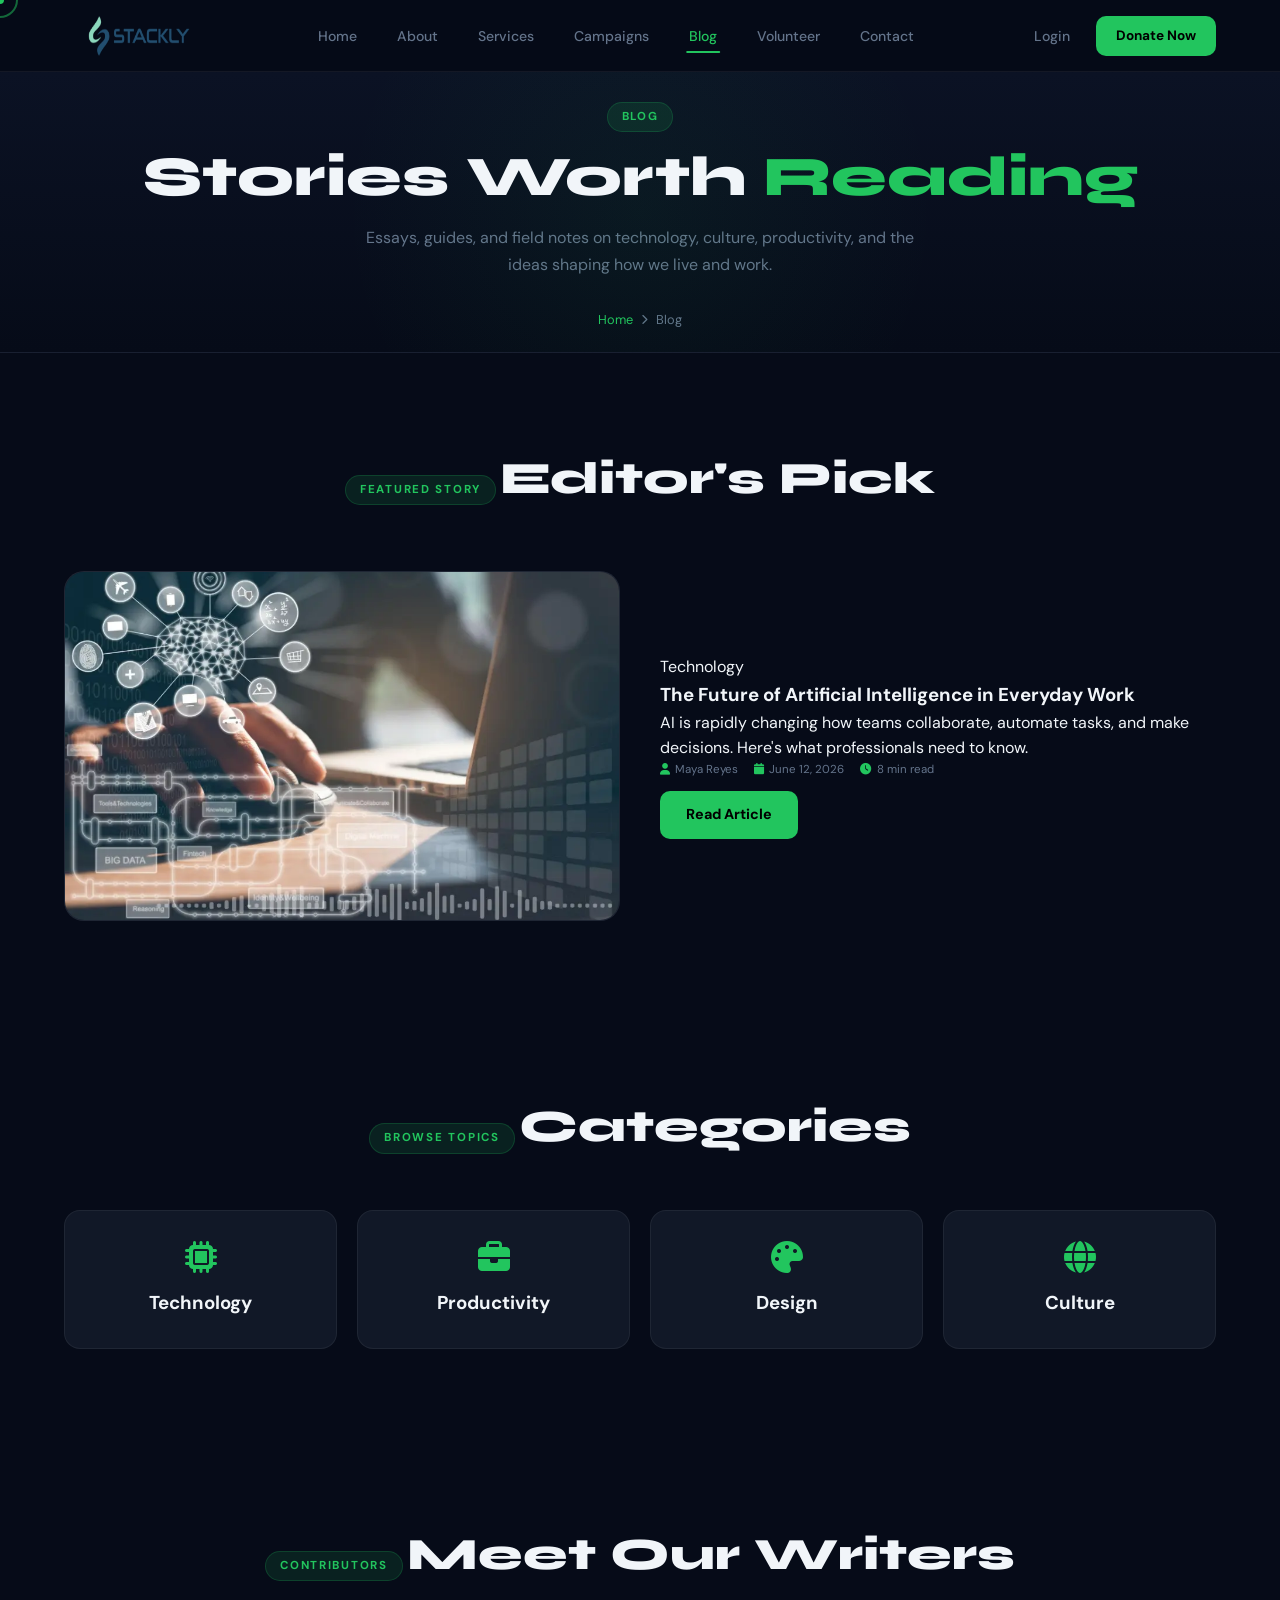
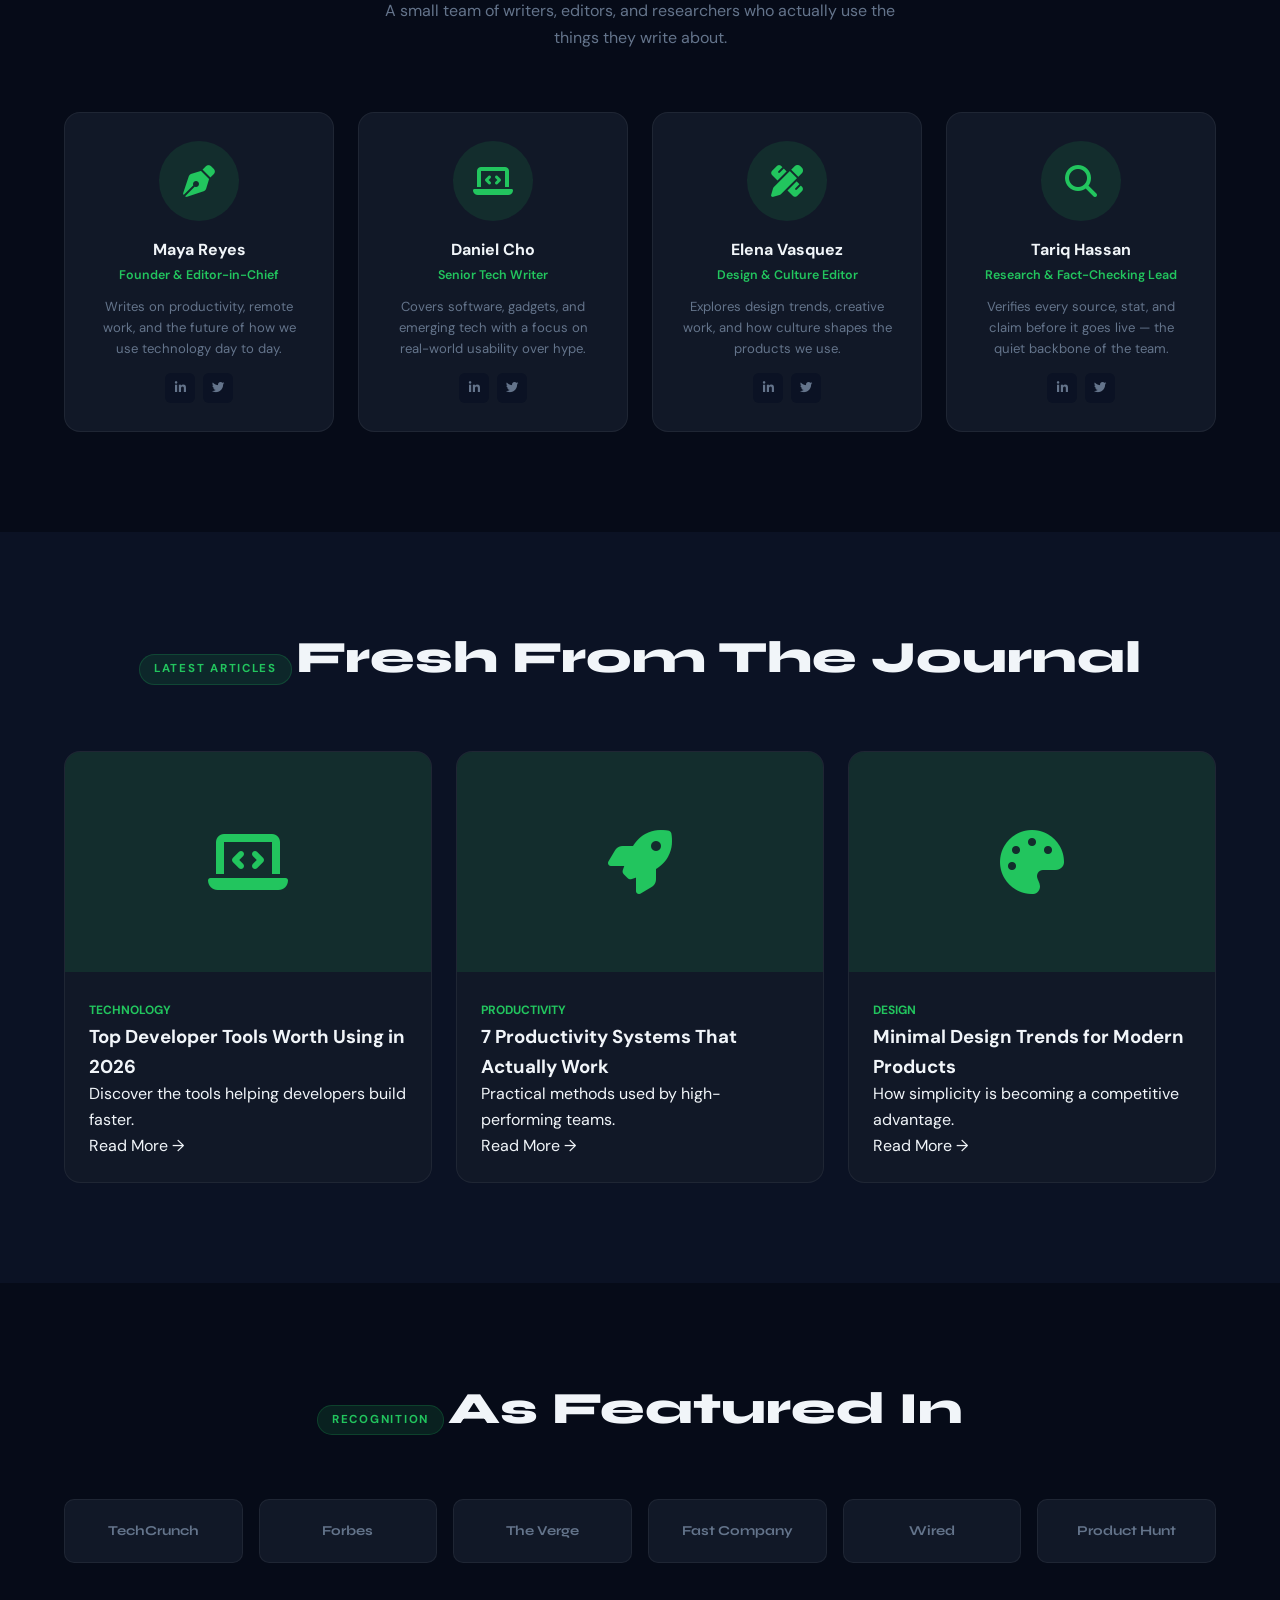
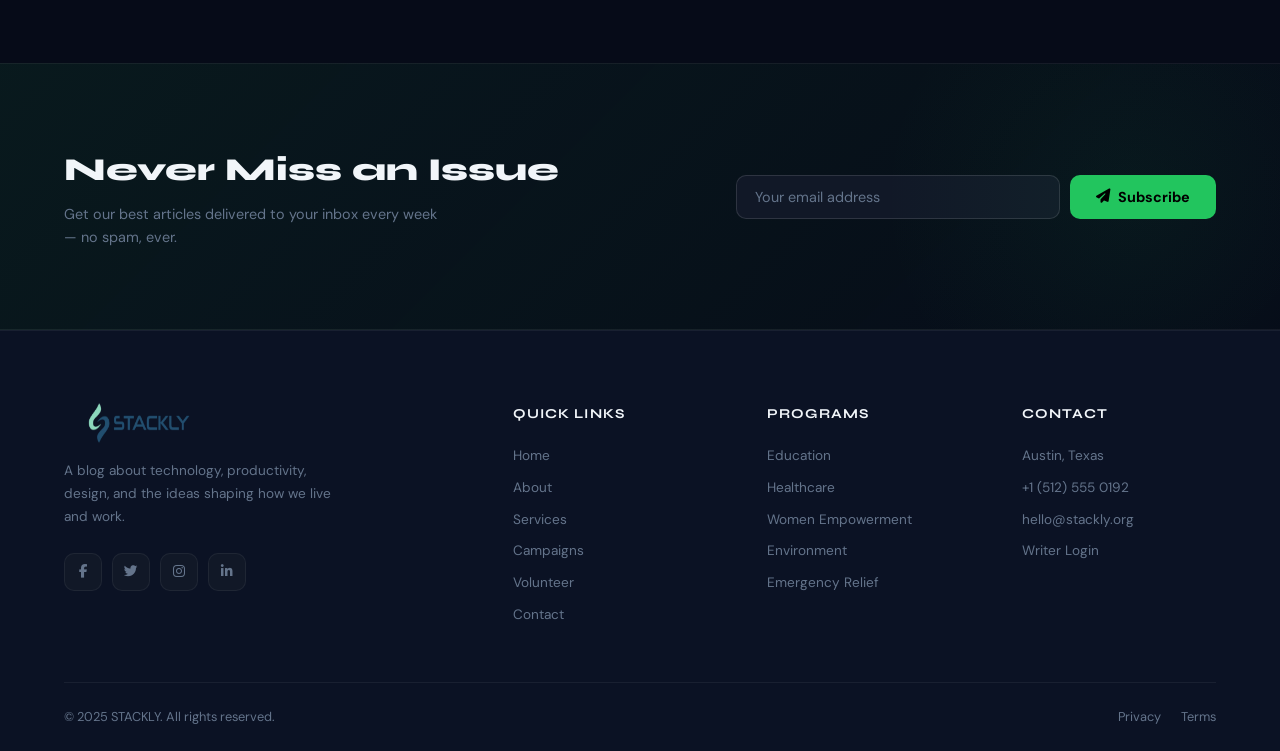
<file: blog.html>
<!DOCTYPE html>
<html lang="en">
<head>
  <meta charset="UTF-8" /><meta name="viewport" content="width=device-width, initial-scale=1.0" />
  <title>Blog — STACKLY</title>
  <link rel="stylesheet" href="style.css" />
  <link rel="stylesheet" href="enhancements.css" />
  <link rel="stylesheet" href="wow.css" />
  <link rel="stylesheet" href="https://cdnjs.cloudflare.com/ajax/libs/font-awesome/6.5.0/css/all.min.css" />
  <style>
    .timeline { position: relative; padding-left: 40px; }
    .timeline::before { content:''; position:absolute; left:10px; top:0; bottom:0; width:2px; background:var(--border-subtle); }
    .timeline-item { position:relative; margin-bottom:40px; }
    .timeline-dot { position:absolute; left:-36px; top:4px; width:16px; height:16px; background:var(--accent); border-radius:50%; border:3px solid var(--bg-primary); }
    .timeline-year { font-size:0.72rem; font-weight:700; letter-spacing:0.1em; text-transform:uppercase; color:var(--accent); margin-bottom:6px; }
    .timeline-title { font-size:1rem; font-weight:700; margin-bottom:6px; }
    .timeline-desc { color:var(--text-muted); font-size:0.85rem; line-height:1.6; }
    .team-grid { display:grid; grid-template-columns:repeat(4,1fr); gap:24px; margin-top:60px; }
    .team-card { background:var(--bg-card); border:1px solid var(--border-subtle); border-radius:var(--radius); padding:28px; text-align:center; transition:var(--transition); }
    .team-card:hover { transform:translateY(-6px); border-color:var(--border); }
    .team-avatar { width:80px; height:80px; background:var(--accent-glow); border-radius:50%; display:flex; align-items:center; justify-content:center; margin:0 auto 16px; font-size:2rem; color:var(--accent); }
    .team-name { font-size:1rem; font-weight:700; margin-bottom:4px; }
    .team-role { font-size:0.78rem; color:var(--accent); font-weight:600; margin-bottom:10px; }
    .team-bio { font-size:0.82rem; color:var(--text-muted); line-height:1.6; margin-bottom:14px; }
    .team-social { display:flex; gap:8px; justify-content:center; }
    .team-social a { width:30px; height:30px; background:var(--bg-secondary); border-radius:6px; display:flex; align-items:center; justify-content:center; color:var(--text-muted); font-size:0.78rem; transition:var(--transition); }
    .team-social a:hover { color:var(--accent); background:var(--accent-glow); }
    .partners-grid { display:grid; grid-template-columns:repeat(6,1fr); gap:16px; margin-top:48px; }
    .partner-logo { background:var(--bg-card); border:1px solid var(--border-subtle); border-radius:10px; padding:20px; display:flex; align-items:center; justify-content:center; transition:var(--transition); }
    .partner-logo:hover { border-color:var(--border); }
    .partner-logo span { font-family:'Syne',sans-serif; font-size:0.85rem; font-weight:700; color:var(--text-muted); text-align:center; }
    .mission-grid { display:grid; grid-template-columns:1fr 1fr; gap:28px; margin-top:40px; }
    .mission-card { background:var(--bg-card); border:1px solid var(--border-subtle); border-radius:var(--radius); padding:32px; }
    .mission-card-icon { width:52px; height:52px; background:var(--accent-glow); border-radius:14px; display:flex; align-items:center; justify-content:center; font-size:1.3rem; color:var(--accent); margin-bottom:20px; }
    .mission-card h3 { font-size:1.1rem; margin-bottom:10px; }
    .mission-card p { color:var(--text-muted); font-size:0.88rem; line-height:1.7; }
    @media(max-width:1024px){ .team-grid{grid-template-columns:repeat(2,1fr);} .partners-grid{grid-template-columns:repeat(3,1fr);} }
    @media(max-width:768px){ .mission-grid{grid-template-columns:1fr;} .partners-grid{grid-template-columns:repeat(2,1fr);} }
    @media(max-width:480px){ .team-grid{grid-template-columns:1fr;} }

    .blog-featured-card{
display:grid;
grid-template-columns:1fr 1fr;
gap:40px;
align-items:center;
margin-top:50px;
}

.blog-image{
height:350px;
background:var(--bg-card);
border:1px solid var(--border-subtle);
border-radius:20px;
display:flex;
align-items:center;
justify-content:center;
font-size:6rem;
color:var(--accent);
}
.blog-image{
    height:350px;
    border-radius:20px;
    overflow:hidden;
}

.blog-image img{
    width:100%;
    height:100%;
    object-fit:cover;
    display:block;
}

.blog-grid{
display:grid;
grid-template-columns:repeat(3,1fr);
gap:24px;
margin-top:50px;
}

.blog-card{
background:var(--bg-card);
border:1px solid var(--border-subtle);
border-radius:16px;
overflow:hidden;
transition:0.3s;
}

.blog-card:hover{
transform:translateY(-6px);
}

.blog-card-img{
height:220px;
background:var(--accent-glow);
display:flex;
align-items:center;
justify-content:center;
font-size:4rem;
color:var(--accent);
}

.blog-card-content{
padding:24px;
}

.blog-tag{
color:var(--accent);
font-size:.75rem;
font-weight:700;
text-transform:uppercase;
}

.categories-grid{
display:grid;
grid-template-columns:repeat(4,1fr);
gap:20px;
margin-top:40px;
}

.category-card{
background:var(--bg-card);
border:1px solid var(--border-subtle);
border-radius:16px;
padding:30px;
text-align:center;
text-decoration:none;
color:inherit;
transition:.3s;
}

.category-card:hover{
transform:translateY(-5px);
border-color:var(--accent);
}

.category-card i{
font-size:2rem;
color:var(--accent);
margin-bottom:15px;
} 


















@media(max-width:768px){

.blog-featured-card{
grid-template-columns:1fr;
}

.blog-grid{
grid-template-columns:1fr;
}

.categories-grid{
grid-template-columns:repeat(1,1fr);
}

}
  </style>
</head>
<body>
<div id="page-loader"><div class="loader-inner"><div class="loader-logo">STACKLY</div><div class="loader-bar"><div class="loader-bar-fill"></div></div></div></div>

<nav class="navbar" id="navbar">
  <div class="container"><div class="nav-inner">
    <a href="index.html" class="nav-logo"><img src="./images//logo-dark.webp" alt="STACKLY Logo" class="nav-logo-img" /></a>
    <ul class="nav-links">
      <li><a href="index.html">Home</a></li><li><a href="about.html">About</a></li>
      <li><a href="services.html">Services</a></li><li><a href="campaigns.html">Campaigns</a></li>
      <li><a href="blog.html" class="active">Blog</a></li><li><a href="volunteer.html">Volunteer</a></li><li><a href="contact.html">Contact</a></li>
    </ul>
    <div class="nav-actions"><a href="login.html" class="btn-nav-login">Login</a><a href="campaigns.html" class="btn-donate">Donate Now</a></div>
    <div class="hamburger" id="hamburger"><span></span><span></span><span></span></div>
  </div></div>
</nav>
<div class="mobile-menu" id="mobileMenu">
  <a href="index.html">Home</a><a href="about.html">About</a><a href="services.html">Services</a>
  <a href="campaigns.html">Campaigns</a><a href="blog.html">Blog</a><a href="volunteer.html">Volunteer</a>
  <a href="contact.html">Contact</a><a href="login.html">Login</a><a href="campaigns.html" class="btn-donate">Subscribe</a>
</div>

<!-- PAGE HERO -->
<section class="page-hero">
  <span class="section-label">BLOG</span>
  <h1>Stories Worth <span style="color:var(--accent)">Reading</span></h1>
  <p>Essays, guides, and field notes on technology, culture, productivity, and the ideas shaping how we live and work.</p>
  <div class="breadcrumb">
    <a href="index.html">Home</a>
    <i class="fas fa-chevron-right" style="font-size:0.65rem"></i>
    <span>Blog</span>
  </div>
</section>

<!-- OUR STORY -->
<section style="padding:100px 0;">
  <div class="container">
    <div class="text-center">
      <span class="section-label">Featured Story</span>
      <h2 class="section-title">Editor's Pick</h2>
    </div>

    <div class="blog-featured-card">
      <div class="blog-image">
   <img src="images/ai-featured.webp" alt="AI Future of Work">
</div>

      <div class="blog-content">
        <span class="blog-category">Technology</span>
        <h3>The Future of Artificial Intelligence in Everyday Work</h3>
        <p>
          AI is rapidly changing how teams collaborate, automate tasks,
          and make decisions. Here's what professionals need to know.
        </p>

        <div class="blog-meta">
          <span><i class="fas fa-user"></i> Maya Reyes</span>
          <span><i class="fas fa-calendar"></i> June 12, 2026</span>
          <span><i class="fas fa-clock"></i> 8 min read</span>
        </div>

        <a href="#" class="btn-primary">Read Article</a>
      </div>
    </div>
  </div>
</section>

<!-- MISSION & VISION -->
<section style="padding:80px 0;">
  <div class="container">

    <div class="text-center">
      <span class="section-label">Browse Topics</span>
      <h2 class="section-title">Categories</h2>
    </div>

    <div class="categories-grid">

      <a href="#" class="category-card">
        <i class="fas fa-microchip"></i>
        <h3>Technology</h3>
      </a>

      <a href="#" class="category-card">
        <i class="fas fa-briefcase"></i>
        <h3>Productivity</h3>
      </a>

      <a href="#" class="category-card">
        <i class="fas fa-palette"></i>
        <h3>Design</h3>
      </a>

      <a href="#" class="category-card">
        <i class="fas fa-globe"></i>
        <h3>Culture</h3>
      </a>

    </div>

  </div>
</section>

<!-- TEAM -->
<section style="padding:100px 0;">
  <div class="container">
    <div class="text-center" data-aos="fade-up">
      <span class="section-label">Contributors</span>
      <h2 class="section-title">Meet Our Writers</h2>
      <p class="section-subtitle" style="margin:0 auto">A small team of writers, editors, and researchers who actually use the things they write about.</p>
    </div>
    <div class="team-grid">
      <div class="team-card" data-aos="zoom-in" data-aos-delay="0">
        <div class="team-avatar"><i class="fas fa-pen-nib"></i></div>
        <div class="team-name">Maya Reyes</div>
        <div class="team-role">Founder & Editor-in-Chief</div>
        <div class="team-bio">Writes on productivity, remote work, and the future of how we use technology day to day.</div>
        <div class="team-social"><a href="404.html"><i class="fab fa-linkedin-in"></i></a><a href="404.html"><i class="fab fa-twitter"></i></a></div>
      </div>
      <div class="team-card" data-aos="zoom-in" data-aos-delay="80">
        <div class="team-avatar"><i class="fas fa-laptop-code"></i></div>
        <div class="team-name">Daniel Cho</div>
        <div class="team-role">Senior Tech Writer</div>
        <div class="team-bio">Covers software, gadgets, and emerging tech with a focus on real-world usability over hype.</div>
        <div class="team-social"><a href="404.html"><i class="fab fa-linkedin-in"></i></a><a href="404.html"><i class="fab fa-twitter"></i></a></div>
      </div>
      <div class="team-card" data-aos="zoom-in" data-aos-delay="160">
        <div class="team-avatar"><i class="fas fa-pencil-ruler"></i></div>
        <div class="team-name">Elena Vasquez</div>
        <div class="team-role">Design & Culture Editor</div>
        <div class="team-bio">Explores design trends, creative work, and how culture shapes the products we use.</div>
        <div class="team-social"><a href="404.html"><i class="fab fa-linkedin-in"></i></a><a href="404.html"><i class="fab fa-twitter"></i></a></div>
      </div>
      <div class="team-card" data-aos="zoom-in" data-aos-delay="240">
        <div class="team-avatar"><i class="fas fa-magnifying-glass"></i></div>
        <div class="team-name">Tariq Hassan</div>
        <div class="team-role">Research & Fact-Checking Lead</div>
        <div class="team-bio">Verifies every source, stat, and claim before it goes live — the quiet backbone of the team.</div>
        <div class="team-social"><a href="404.html"><i class="fab fa-linkedin-in"></i></a><a href="404.html"><i class="fab fa-twitter"></i></a></div>
      </div>
    </div>
  </div>
</section>

<!-- TIMELINE -->
<section style="padding:100px 0;background:var(--bg-secondary);">
  <div class="container">

    <div class="text-center">
      <span class="section-label">Latest Articles</span>
      <h2 class="section-title">Fresh From The Journal</h2>
    </div>

    <div class="blog-grid">

      <article class="blog-card">
        <div class="blog-card-img">
          <i class="fas fa-laptop-code"></i>
        </div>

        <div class="blog-card-content">
          <span class="blog-tag">Technology</span>
          <h3>Top Developer Tools Worth Using in 2026</h3>
          <p>Discover the tools helping developers build faster.</p>
          <a href="#">Read More →</a>
        </div>
      </article>

      <article class="blog-card">
        <div class="blog-card-img">
          <i class="fas fa-rocket"></i>
        </div>

        <div class="blog-card-content">
          <span class="blog-tag">Productivity</span>
          <h3>7 Productivity Systems That Actually Work</h3>
          <p>Practical methods used by high-performing teams.</p>
          <a href="#">Read More →</a>
        </div>
      </article>

      <article class="blog-card">
        <div class="blog-card-img">
          <i class="fas fa-palette"></i>
        </div>

        <div class="blog-card-content">
          <span class="blog-tag">Design</span>
          <h3>Minimal Design Trends for Modern Products</h3>
          <p>How simplicity is becoming a competitive advantage.</p>
          <a href="#">Read More →</a>
        </div>
      </article>

    </div>

  </div>
</section>

<!-- PARTNERS / FEATURED IN -->
<section style="padding:100px 0;">
  <div class="container">
    <div class="text-center" data-aos="fade-up">
      <span class="section-label">Recognition</span>
      <h2 class="section-title">As Featured In</h2>
    </div>
    <div class="partners-grid">
      <div class="partner-logo" data-aos="zoom-in" data-aos-delay="0"><span>TechCrunch</span></div>
      <div class="partner-logo" data-aos="zoom-in" data-aos-delay="50"><span>Forbes</span></div>
      <div class="partner-logo" data-aos="zoom-in" data-aos-delay="100"><span>The Verge</span></div>
      <div class="partner-logo" data-aos="zoom-in" data-aos-delay="150"><span>Fast Company</span></div>
      <div class="partner-logo" data-aos="zoom-in" data-aos-delay="200"><span>Wired</span></div>
      <div class="partner-logo" data-aos="zoom-in" data-aos-delay="250"><span>Product Hunt</span></div>
    </div>
  </div>
</section>

<!-- NEWSLETTER -->
<section class="newsletter"><div class="container"><div class="newsletter-inner">
  <div class="newsletter-text"><h2>Never Miss an Issue</h2><p>Get our best articles delivered to your inbox every week — no spam, ever.</p></div>
  <form class="newsletter-form" data-form="newsletter"><input type="email" placeholder="Your email address" required /><button type="submit" class="btn-primary"><i class="fas fa-paper-plane"></i>Subscribe</button></form>
</div></div></section>

<!-- FOOTER -->
<footer><div class="container">
  <div class="footer-grid">
    <div class="footer-brand"><a href="index.html" class="nav-logo"><img src="./images//logo-dark.webp" alt="STACKLY Logo" class="nav-logo-img" /></a><p>A blog about technology, productivity, design, and the ideas shaping how we live and work.</p><div class="footer-social">
      <a href="404.html" class="social-btn"><i class="fab fa-facebook-f"></i></a>
      <a href="404.html" class="social-btn"><i class="fab fa-twitter"></i></a>
      <a href="404.html" class="social-btn"><i class="fab fa-instagram"></i></a>
      <a href="404.html" class="social-btn"><i class="fab fa-linkedin-in"></i></a>
    </div></div>
    <div class="footer-col"><h4>Quick Links</h4><ul><li><a href="index.html">Home</a></li><li><a href="about.html">About</a></li><li><a href="services.html">Services</a></li><li><a href="campaigns.html">Campaigns</a></li><li><a href="volunteer.html">Volunteer</a></li><li><a href="contact.html">Contact</a></li></ul></div>
    <div class="footer-col"><h4>Programs</h4><ul><li><a href="services.html">Education</a></li><li><a href="services.html">Healthcare</a></li><li><a href="services.html">Women Empowerment</a></li><li><a href="services.html">Environment</a></li><li><a href="services.html">Emergency Relief</a></li></ul></div>
    <div class="footer-col"><h4>Contact</h4><ul><li><a href="about.html">Austin, Texas</a></li><li><a href="about.html">+1 (512) 555 0192</a></li><li><a href="about.html">hello@stackly.org</a></li><li><a href="login.html">Writer Login</a></li></ul></div>
  </div>
  <div class="footer-bottom"><p>© 2025 STACKLY. All rights reserved.</p><div class="footer-bottom-links"><a href="index.html">Privacy</a><a href="index.html">Terms</a></div></div>
</div></footer>
<script src="main.js"></script>
<script src="enhancements.js"></script>

<!-- FLOATING SUBSCRIBE WIDGET -->
<!-- <div id="floating-donate" style="position:fixed;bottom:32px;right:28px;z-index:9000;display:flex;flex-direction:column;align-items:flex-end;gap:10px">
  <div class="float-donate-card">
    <div class="fdc-title">Quick Subscribe 📩</div>
    <div class="fdc-amounts">
      <button class="fdc-amt" onclick="selectAmt(this,'10')">Weekly</button>
      <button class="fdc-amt active" onclick="selectAmt(this,'25')">Daily</button>
      <button class="fdc-amt" onclick="selectAmt(this,'50')">Podcast</button>
      <button class="fdc-amt" onclick="selectAmt(this,'100')">All</button>
    </div>
    <a href="campaigns.html" class="fdc-cta" id="fdc-cta">Subscribe to Daily</a>
  </div>
  <div class="float-donate-btn-wrap">
    <span class="float-donate-pulse"></span>
    <a href="campaigns.html" class="float-donate-btn"><i class="fas fa-envelope"></i> Subscribe</a>
  </div>
</div>
<script>
(function(){const bar=document.getElementById('scroll-progress');if(!bar)return;window.addEventListener('scroll',()=>{const h=document.documentElement.scrollHeight-window.innerHeight;bar.style.width=(window.scrollY/h*100)+'%';},{passive:true});})();
function selectAmt(el,val){document.querySelectorAll('.fdc-amt').forEach(b=>b.classList.remove('active'));el.classList.add('active');document.getElementById('fdc-cta').textContent='Subscribe to '+val;}
(function(){const w=document.getElementById('floating-donate'),footer=document.querySelector('footer');if(!w||!footer)return;new IntersectionObserver(e=>{w.style.opacity=e[0].isIntersecting?'0':'1';w.style.pointerEvents=e[0].isIntersecting?'none':'';},{threshold:0.1}).observe(footer);})();
</script> -->

</body>
</html>
</file>
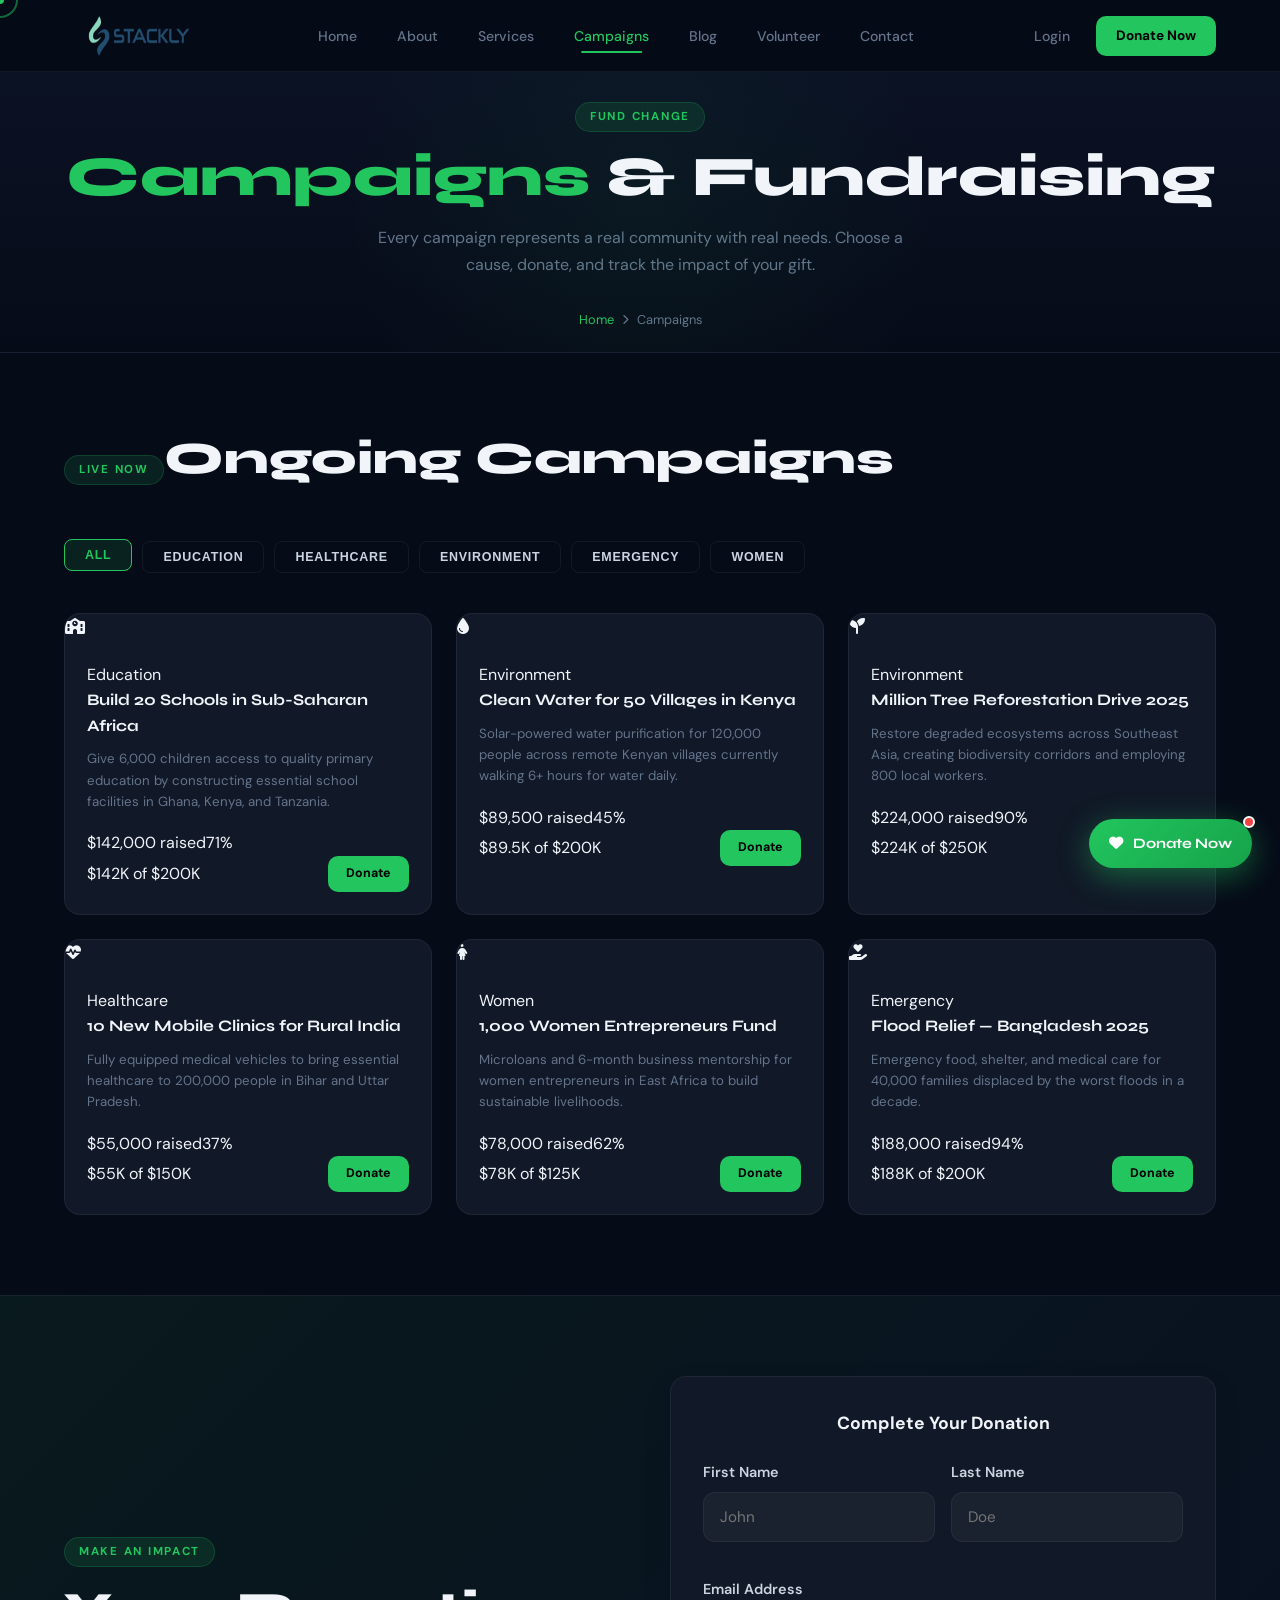
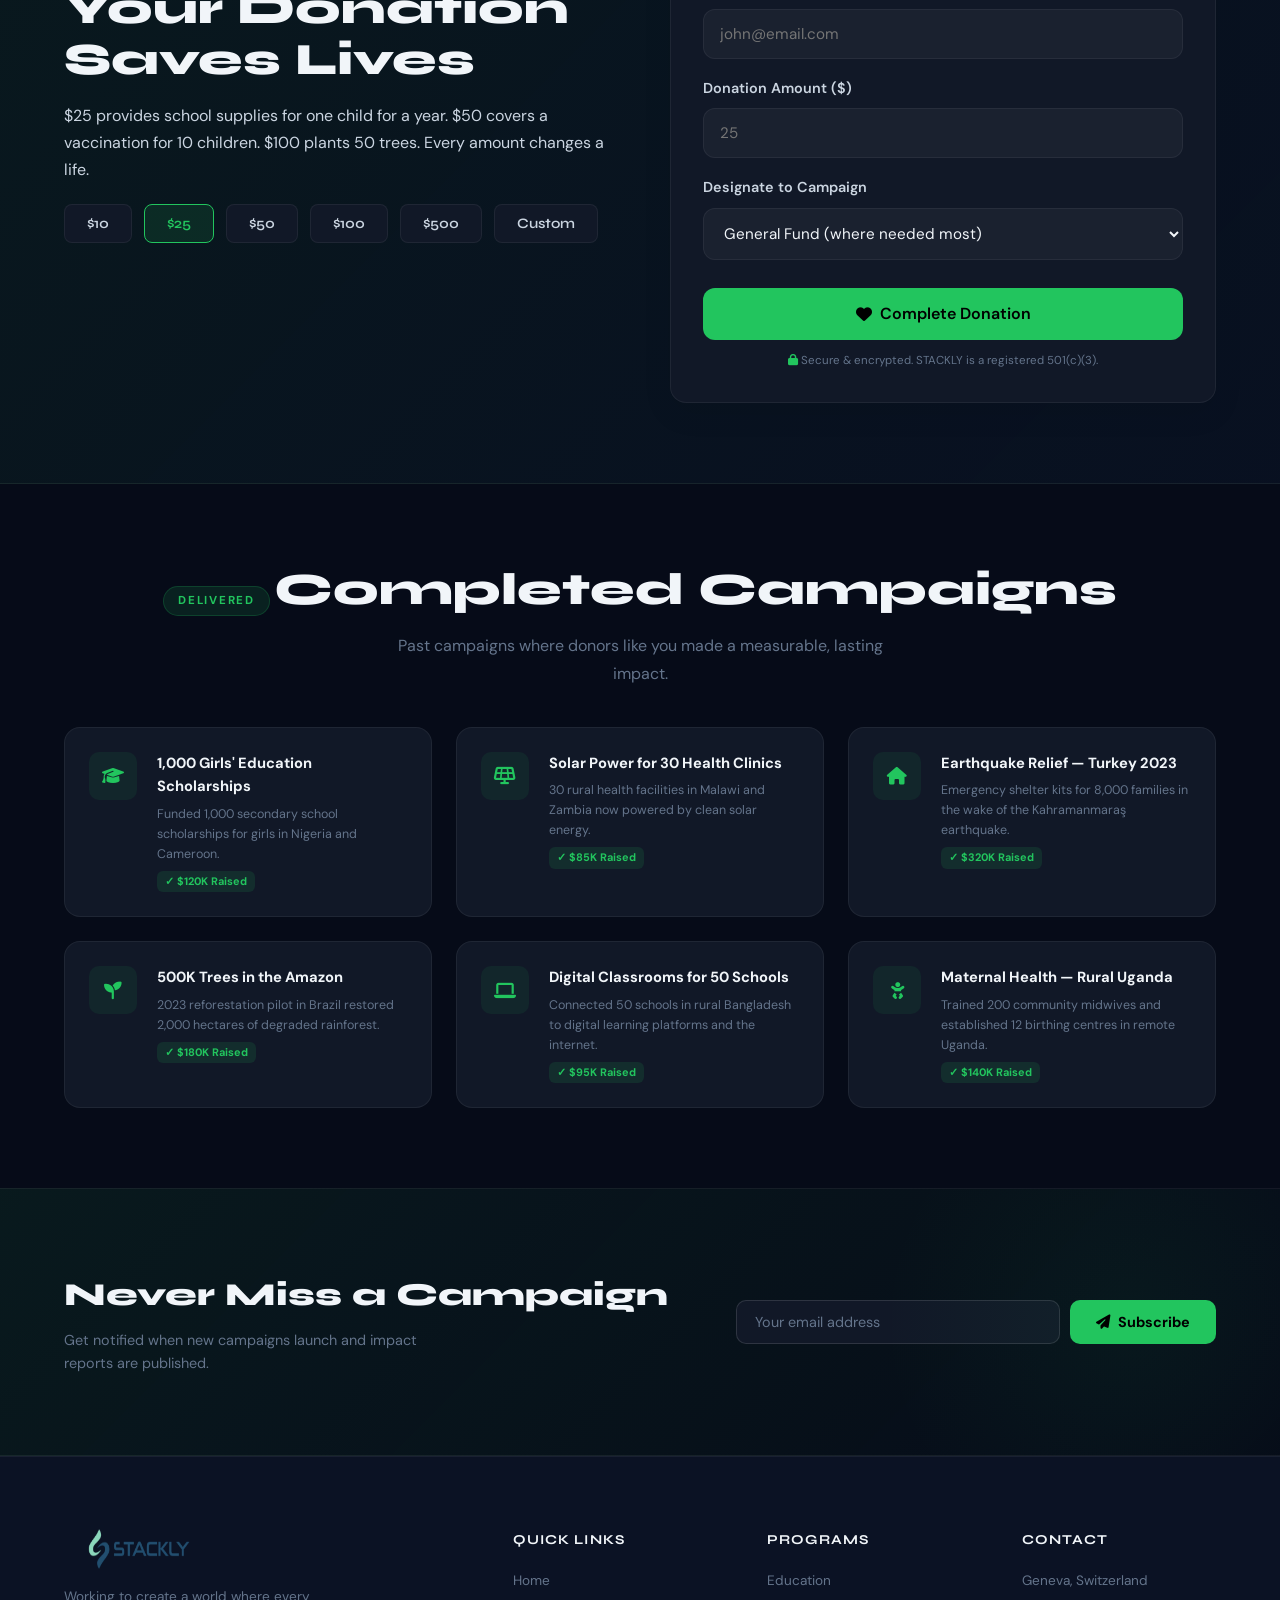
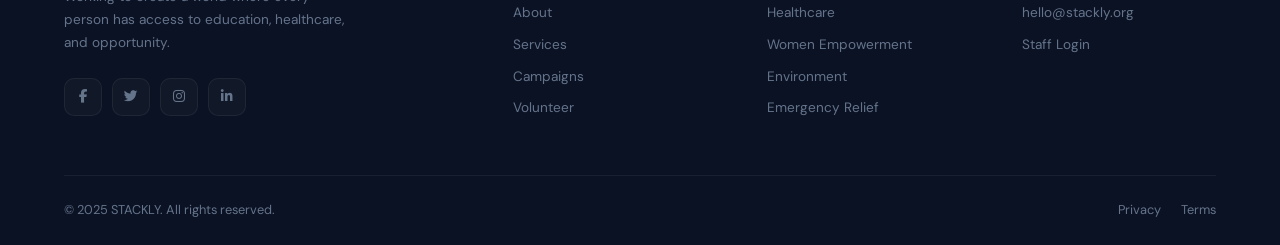
<file: campaigns.html>
<!DOCTYPE html>
<html lang="en">
<head>
  <meta charset="UTF-8" /><meta name="viewport" content="width=device-width, initial-scale=1.0" />
  <title>Campaigns — STACKLY</title>
  <link rel="stylesheet" href="style.css" />
  <link rel="stylesheet" href="enhancements.css" />
  <link rel="stylesheet" href="wow.css" />
  <link rel="stylesheet" href="https://cdnjs.cloudflare.com/ajax/libs/font-awesome/6.5.0/css/all.min.css" />
  <style>
    .filter-bar { display:flex; gap:10px; flex-wrap:wrap; margin-bottom:40px; }
    .filter-btn { padding:8px 20px; border-radius:8px; border:1px solid var(--border-subtle); background:transparent; color:var(--text-secondary); font-size:0.78rem; font-weight:600; letter-spacing:0.06em; text-transform:uppercase; cursor:pointer; transition:var(--transition); font-family:'Inter',sans-serif; }
    .filter-btn:hover, .filter-btn.active { background:var(--accent-glow); border-color:var(--accent); color:var(--accent); }
    .campaigns-full-grid { display:grid; grid-template-columns:repeat(3,1fr); gap:24px; }
    .completed-grid { display:grid; grid-template-columns:repeat(3,1fr); gap:24px; margin-top:40px; }
    .completed-card { background:var(--bg-card); border:1px solid var(--border-subtle); border-radius:var(--radius); padding:24px; display:flex; gap:20px; align-items:flex-start; opacity:0.75; }
    .completed-icon { width:48px; height:48px; background:rgba(34,197,94,0.08); border-radius:10px; display:flex; align-items:center; justify-content:center; color:var(--accent); font-size:1.1rem; flex-shrink:0; }
    .completed-info h3 { font-size:0.92rem; margin-bottom:6px; }
    .completed-info p { font-size:0.78rem; color:var(--text-muted); }
    .completed-badge { display:inline-block; background:rgba(34,197,94,0.12); color:var(--accent); font-size:0.68rem; font-weight:700; padding:2px 8px; border-radius:6px; margin-top:6px; }
    .donate-cta { padding:80px 0; background:linear-gradient(135deg,rgba(34,197,94,0.08) 0%,rgba(59,130,246,0.04) 100%); border-top:1px solid var(--border-subtle); border-bottom:1px solid var(--border-subtle); }
    .donate-cta-inner { display:grid; grid-template-columns:1fr 1fr; gap:60px; align-items:center; }
    .donate-amounts { display:flex; gap:12px; flex-wrap:wrap; margin-top:20px; }
    .amount-btn { padding:10px 22px; border:1px solid var(--border-subtle); border-radius:8px; background:var(--bg-card); color:var(--text-secondary); font-size:0.9rem; font-weight:600; cursor:pointer; transition:var(--transition); font-family:'Syne',sans-serif; }
    .amount-btn:hover, .amount-btn.active { border-color:var(--accent); color:var(--accent); background:var(--accent-glow); }
    @media(max-width:1024px){ .campaigns-full-grid{grid-template-columns:repeat(2,1fr);} .completed-grid{grid-template-columns:repeat(2,1fr);} .donate-cta-inner{grid-template-columns:1fr;} }
    @media(max-width:600px){ .campaigns-full-grid{grid-template-columns:1fr;} .completed-grid{grid-template-columns:1fr;} }

    /* Donation Form */
[data-form="donate"]{
    max-width:650px;
    margin:auto;
    background:rgba(255,255,255,0.03);
    backdrop-filter:blur(10px);
    -webkit-backdrop-filter:blur(10px);
    border:1px solid rgba(255,255,255,0.08);
    border-radius:20px;
    padding:36px;
    box-shadow:0 10px 30px rgba(0,0,0,0.08);
    transition:all .3s ease;
}

[data-form="donate"]:hover{
    transform:translateY(-3px);
    box-shadow:0 15px 40px rgba(0,0,0,0.12);
}

[data-form="donate"] h3{
    text-align:center;
    margin-bottom:28px;
    font-size:1.4rem;
    font-weight:700;
    color:var(--text-primary);
}

/* Labels */
[data-form="donate"] label{
    display:block;
    margin-bottom:8px;
    font-size:.9rem;
    font-weight:600;
    color:var(--text-secondary);
}

/* Inputs & Select */
[data-form="donate"] .form-input,
[data-form="donate"] .form-select{
    width:100%;
    padding:14px 16px;
    border:1px solid var(--border-subtle);
    border-radius:12px;
    background:rgba(255,255,255,0.04);
    color:var(--text-primary);
    transition:all .3s ease;
    font-size:.95rem;
}

[data-form="donate"] .form-input:focus,
[data-form="donate"] .form-select:focus{
    outline:none;
    border-color:var(--accent);
    box-shadow:0 0 0 4px rgba(0,255,170,.12);
}

/* Form spacing */
[data-form="donate"] .form-group{
    margin-bottom:18px;
}

[data-form="donate"] .form-row{
    display:grid;
    grid-template-columns:1fr 1fr;
    gap:16px;
    margin-bottom:18px;
}

/* Button */
[data-form="donate"] .btn-primary{
    height:52px;
    border:none;
    border-radius:12px;
    font-weight:600;
    font-size:1rem;
    transition:all .3s ease;
    margin-top:10px;
}

[data-form="donate"] .btn-primary:hover{
    transform:translateY(-2px);
}

/* Security Text */
[data-form="donate"] p{
    line-height:1.6;
}

/* Mobile */
@media (max-width:768px){
    [data-form="donate"]{
        padding:24px;
        border-radius:16px;
    }

    [data-form="donate"] .form-row{
        grid-template-columns:1fr;
        gap:0;
    }
}

  </style>
</head>
<body>
<div id="page-loader"><div class="loader-inner"><div class="loader-logo">STACKLY</div><div class="loader-bar"><div class="loader-bar-fill"></div></div></div></div>
<nav class="navbar" id="navbar"><div class="container"><div class="nav-inner">
  <a href="index.html" class="nav-logo"><img src="./images//logo-dark.webp" alt="STACKLY Logo" class="nav-logo-img" /></a>
  <ul class="nav-links"><li><a href="index.html">Home</a></li><li><a href="about.html">About</a></li><li><a href="services.html">Services</a></li><li><a href="campaigns.html" class="active">Campaigns</a></li><li><a href="blog.html">Blog</a></li><li><a href="volunteer.html">Volunteer</a></li><li><a href="contact.html">Contact</a></li></ul>
  <div class="nav-actions"><a href="login.html" class="btn-nav-login">Login</a><a href="campaigns.html" class="btn-donate">Donate Now</a></div>
  <div class="hamburger" id="hamburger"><span></span><span></span><span></span></div>
</div></div></nav>
<div class="mobile-menu" id="mobileMenu"><a href="index.html">Home</a><a href="about.html">About</a><a href="services.html">Services</a><a href="campaigns.html">Campaigns</a><a href="blog.html">Blog</a><a href="volunteer.html">Volunteer</a><a href="contact.html">Contact</a><a href="login.html">Login</a><a href="campaigns.html" class="btn-donate">Donate Now</a></div>

<section class="page-hero">
  <span class="section-label">Fund Change</span>
  <h1><span style="color:var(--accent)">Campaigns</span> & Fundraising</h1>
  <p>Every campaign represents a real community with real needs. Choose a cause, donate, and track the impact of your gift.</p>
  <div class="breadcrumb"><a href="index.html">Home</a><i class="fas fa-chevron-right" style="font-size:0.65rem"></i><span>Campaigns</span></div>
</section>

<!-- ONGOING CAMPAIGNS -->
<section style="padding:80px 0;">
  <div class="container">
    <div style="display:flex;align-items:flex-end;justify-content:space-between;flex-wrap:wrap;gap:20px;margin-bottom:40px" data-aos="fade-up">
      <div><span class="section-label">Live Now</span><h2 class="section-title" style="margin-bottom:0">Ongoing Campaigns</h2></div>
    </div>
    <div class="filter-bar" data-aos="fade-up">
      <button class="filter-btn active">All</button>
      <button class="filter-btn">Education</button>
      <button class="filter-btn">Healthcare</button>
      <button class="filter-btn">Environment</button>
      <button class="filter-btn">Emergency</button>
      <button class="filter-btn">Women</button>
    </div>
    <div class="campaigns-full-grid">
      <div class="campaign-card" data-aos="fade-up" data-aos-delay="0">
        <div class="campaign-img"><i class="fas fa-school"></i></div>
        <div class="campaign-body">
          <span class="campaign-tag">Education</span>
          <h3>Build 20 Schools in Sub-Saharan Africa</h3>
          <p>Give 6,000 children access to quality primary education by constructing essential school facilities in Ghana, Kenya, and Tanzania.</p>
          <div class="progress-wrap"><div class="progress-meta"><span>$142,000 raised</span><span>71%</span></div><div class="progress-bar"><div class="progress-fill" data-width="71"></div></div></div>
          <div class="campaign-footer"><div class="campaign-amount"><span>$142K</span><span> of $200K</span></div><a href="#donate" class="btn-primary" style="padding:8px 18px;font-size:0.78rem">Donate</a></div>
        </div>
      </div>
      <div class="campaign-card" data-aos="fade-up" data-aos-delay="80">
        <div class="campaign-img"><i class="fas fa-tint"></i></div>
        <div class="campaign-body">
          <span class="campaign-tag">Environment</span>
          <h3>Clean Water for 50 Villages in Kenya</h3>
          <p>Solar-powered water purification for 120,000 people across remote Kenyan villages currently walking 6+ hours for water daily.</p>
          <div class="progress-wrap"><div class="progress-meta"><span>$89,500 raised</span><span>45%</span></div><div class="progress-bar"><div class="progress-fill" data-width="45"></div></div></div>
          <div class="campaign-footer"><div class="campaign-amount"><span>$89.5K</span><span> of $200K</span></div><a href="#donate" class="btn-primary" style="padding:8px 18px;font-size:0.78rem">Donate</a></div>
        </div>
      </div>
      <div class="campaign-card" data-aos="fade-up" data-aos-delay="160">
        <div class="campaign-img"><i class="fas fa-seedling"></i></div>
        <div class="campaign-body">
          <span class="campaign-tag">Environment</span>
          <h3>Million Tree Reforestation Drive 2025</h3>
          <p>Restore degraded ecosystems across Southeast Asia, creating biodiversity corridors and employing 800 local workers.</p>
          <div class="progress-wrap"><div class="progress-meta"><span>$224,000 raised</span><span>90%</span></div><div class="progress-bar"><div class="progress-fill" data-width="90"></div></div></div>
          <div class="campaign-footer"><div class="campaign-amount"><span>$224K</span><span> of $250K</span></div><a href="#donate" class="btn-primary" style="padding:8px 18px;font-size:0.78rem">Donate</a></div>
        </div>
      </div>
      <div class="campaign-card" data-aos="fade-up" data-aos-delay="0">
        <div class="campaign-img"><i class="fas fa-heartbeat"></i></div>
        <div class="campaign-body">
          <span class="campaign-tag">Healthcare</span>
          <h3>10 New Mobile Clinics for Rural India</h3>
          <p>Fully equipped medical vehicles to bring essential healthcare to 200,000 people in Bihar and Uttar Pradesh.</p>
          <div class="progress-wrap"><div class="progress-meta"><span>$55,000 raised</span><span>37%</span></div><div class="progress-bar"><div class="progress-fill" data-width="37"></div></div></div>
          <div class="campaign-footer"><div class="campaign-amount"><span>$55K</span><span> of $150K</span></div><a href="#donate" class="btn-primary" style="padding:8px 18px;font-size:0.78rem">Donate</a></div>
        </div>
      </div>
      <div class="campaign-card" data-aos="fade-up" data-aos-delay="80">
        <div class="campaign-img"><i class="fas fa-female"></i></div>
        <div class="campaign-body">
          <span class="campaign-tag">Women</span>
          <h3>1,000 Women Entrepreneurs Fund</h3>
          <p>Microloans and 6-month business mentorship for women entrepreneurs in East Africa to build sustainable livelihoods.</p>
          <div class="progress-wrap"><div class="progress-meta"><span>$78,000 raised</span><span>62%</span></div><div class="progress-bar"><div class="progress-fill" data-width="62"></div></div></div>
          <div class="campaign-footer"><div class="campaign-amount"><span>$78K</span><span> of $125K</span></div><a href="#donate" class="btn-primary" style="padding:8px 18px;font-size:0.78rem">Donate</a></div>
        </div>
      </div>
      <div class="campaign-card" data-aos="fade-up" data-aos-delay="160">
        <div class="campaign-img"><i class="fas fa-hand-holding-heart"></i></div>
        <div class="campaign-body">
          <span class="campaign-tag">Emergency</span>
          <h3>Flood Relief — Bangladesh 2025</h3>
          <p>Emergency food, shelter, and medical care for 40,000 families displaced by the worst floods in a decade.</p>
          <div class="progress-wrap"><div class="progress-meta"><span>$188,000 raised</span><span>94%</span></div><div class="progress-bar"><div class="progress-fill" data-width="94"></div></div></div>
          <div class="campaign-footer"><div class="campaign-amount"><span>$188K</span><span> of $200K</span></div><a href="#donate" class="btn-primary" style="padding:8px 18px;font-size:0.78rem">Donate</a></div>
        </div>
      </div>
    </div>
  </div>
</section>

<!-- DONATE CTA -->
<section class="donate-cta" id="donate">
  <div class="container"><div class="donate-cta-inner">
    <div data-aos="fade-right">
      <span class="section-label">Make an Impact</span>
      <h2 class="section-title">Your Donation Saves Lives</h2>
      <p style="color:var(--text-secondary);line-height:1.7;margin-bottom:8px">$25 provides school supplies for one child for a year. $50 covers a vaccination for 10 children. $100 plants 50 trees. Every amount changes a life.</p>
      <div class="donate-amounts">
        <button class="amount-btn">$10</button>
        <button class="amount-btn active">$25</button>
        <button class="amount-btn">$50</button>
        <button class="amount-btn">$100</button>
        <button class="amount-btn">$500</button>
        <button class="amount-btn">Custom</button>
      </div>
    </div>
    <div data-aos="fade-left">
      <form data-form="donate" style="background:var(--bg-card);border:1px solid var(--border-subtle);border-radius:var(--radius);padding:32px;">
        <h3 style="margin-bottom:24px;font-size:1.1rem">Complete Your Donation</h3>
        <div class="form-row">
          <div class="form-group"><label>First Name</label><input type="text" class="form-input" placeholder="John" required /></div>
          <div class="form-group"><label>Last Name</label><input type="text" class="form-input" placeholder="Doe" required /></div>
        </div>
        <div class="form-group"><label>Email Address</label><input type="email" class="form-input" placeholder="john@email.com" required /></div>
        <div class="form-group"><label>Donation Amount ($)</label><input type="number" class="form-input" placeholder="25" min="1" required /></div>
        <div class="form-group"><label>Designate to Campaign</label>
          <select class="form-select">
            <option>General Fund (where needed most)</option>
            <option>Build 20 Schools</option>
            <option>Clean Water Kenya</option>
            <option>Million Tree Drive</option>
            <option>Mobile Clinics India</option>
            <option>Women Entrepreneurs Fund</option>
          </select>
        </div>
        <button type="submit" class="btn-primary" style="width:100%;justify-content:center"><i class="fas fa-heart"></i>Complete Donation</button>
        <p style="font-size:0.72rem;color:var(--text-muted);text-align:center;margin-top:12px"><i class="fas fa-lock" style="color:var(--accent)"></i> Secure & encrypted. STACKLY is a registered 501(c)(3).</p>
      </form>
    </div>
  </div></div>
</section>

<!-- COMPLETED CAMPAIGNS -->
<section style="padding:80px 0;">
  <div class="container">
    <div class="text-center" data-aos="fade-up">
      <span class="section-label">Delivered</span>
      <h2 class="section-title">Completed Campaigns</h2>
      <p class="section-subtitle" style="margin:0 auto">Past campaigns where donors like you made a measurable, lasting impact.</p>
    </div>
    <div class="completed-grid">
      <div class="completed-card" data-aos="fade-up" data-aos-delay="0"><div class="completed-icon"><i class="fas fa-graduation-cap"></i></div><div class="completed-info"><h3>1,000 Girls' Education Scholarships</h3><p>Funded 1,000 secondary school scholarships for girls in Nigeria and Cameroon.</p><span class="completed-badge">✓ $120K Raised</span></div></div>
      <div class="completed-card" data-aos="fade-up" data-aos-delay="80"><div class="completed-icon"><i class="fas fa-solar-panel"></i></div><div class="completed-info"><h3>Solar Power for 30 Health Clinics</h3><p>30 rural health facilities in Malawi and Zambia now powered by clean solar energy.</p><span class="completed-badge">✓ $85K Raised</span></div></div>
      <div class="completed-card" data-aos="fade-up" data-aos-delay="160"><div class="completed-icon"><i class="fas fa-home"></i></div><div class="completed-info"><h3>Earthquake Relief — Turkey 2023</h3><p>Emergency shelter kits for 8,000 families in the wake of the Kahramanmaraş earthquake.</p><span class="completed-badge">✓ $320K Raised</span></div></div>
      <div class="completed-card" data-aos="fade-up" data-aos-delay="0"><div class="completed-icon"><i class="fas fa-seedling"></i></div><div class="completed-info"><h3>500K Trees in the Amazon</h3><p>2023 reforestation pilot in Brazil restored 2,000 hectares of degraded rainforest.</p><span class="completed-badge">✓ $180K Raised</span></div></div>
      <div class="completed-card" data-aos="fade-up" data-aos-delay="80"><div class="completed-icon"><i class="fas fa-laptop"></i></div><div class="completed-info"><h3>Digital Classrooms for 50 Schools</h3><p>Connected 50 schools in rural Bangladesh to digital learning platforms and the internet.</p><span class="completed-badge">✓ $95K Raised</span></div></div>
      <div class="completed-card" data-aos="fade-up" data-aos-delay="160"><div class="completed-icon"><i class="fas fa-baby"></i></div><div class="completed-info"><h3>Maternal Health — Rural Uganda</h3><p>Trained 200 community midwives and established 12 birthing centres in remote Uganda.</p><span class="completed-badge">✓ $140K Raised</span></div></div>
    </div>
  </div>
</section>

<section class="newsletter"><div class="container"><div class="newsletter-inner">
  <div class="newsletter-text"><h2>Never Miss a Campaign</h2><p>Get notified when new campaigns launch and impact reports are published.</p></div>
  <form class="newsletter-form" data-form="newsletter"><input type="email" placeholder="Your email address" required /><button type="submit" class="btn-primary"><i class="fas fa-paper-plane"></i>Subscribe</button></form>
</div></div></section>
<footer><div class="container">
  <div class="footer-grid"><div class="footer-brand">
    <a href="index.html" class="nav-logo"><img src="./images//logo-dark.webp" alt="STACKLY Logo" class="nav-logo-img" /></a>
    <p>Working to create a world where every person has access to education, healthcare, and opportunity.</p><div class="footer-social">
      <a href="404.html" class="social-btn"><i class="fab fa-facebook-f"></i></a>
      <a href="404.html" class="social-btn"><i class="fab fa-twitter"></i></a>
      <a href="404.html" class="social-btn"><i class="fab fa-instagram"></i></a>
      <a href="404.html" class="social-btn"><i class="fab fa-linkedin-in"></i></a>
    </div></div>
  <div class="footer-col"><h4>Quick Links</h4><ul><li><a href="index.html">Home</a></li><li><a href="about.html">About</a></li><li><a href="services.html">Services</a></li><li><a href="campaigns.html">Campaigns</a></li><li><a href="volunteer.html">Volunteer</a></li></ul></div>
  <div class="footer-col"><h4>Programs</h4><ul><li><a href="services.html">Education</a></li><li><a href="services.html">Healthcare</a></li><li><a href="services.html">Women Empowerment</a></li><li><a href="services.html">Environment</a></li><li><a href="services.html">Emergency Relief</a></li></ul></div>
  <div class="footer-col"><h4>Contact</h4><ul><li><a href="about.html">Geneva, Switzerland</a></li><li><a href="about.html">hello@stackly.org</a></li><li><a href="login.html">Staff Login</a></li></ul></div></div>
  <div class="footer-bottom"><p>© 2025 STACKLY. All rights reserved.</p><div class="footer-bottom-links"><a href="index.html">Privacy</a><a href="index.html">Terms</a></div></div>
</div></footer>
<script src="main.js"></script>
<script src="enhancements.js"></script>
<script>
document.querySelectorAll('.amount-btn').forEach(btn => {
  btn.addEventListener('click', () => {
    document.querySelectorAll('.amount-btn').forEach(b => b.classList.remove('active'));
    btn.classList.add('active');
  });
});
document.querySelectorAll('.filter-btn').forEach(btn => {
  btn.addEventListener('click', () => {
    document.querySelectorAll('.filter-btn').forEach(b => b.classList.remove('active'));
    btn.classList.add('active');
  });
});
</script>

<!-- FLOATING DONATE WIDGET -->
<div id="floating-donate" style="position:fixed;bottom:32px;right:28px;z-index:9000;display:flex;flex-direction:column;align-items:flex-end;gap:10px">
  <div class="float-donate-card">
    <div class="fdc-title">Quick Donate 💚</div>
    <div class="fdc-amounts">
      <button class="fdc-amt" onclick="selectAmt(this,'10')">$10</button>
      <button class="fdc-amt active" onclick="selectAmt(this,'25')">$25</button>
      <button class="fdc-amt" onclick="selectAmt(this,'50')">$50</button>
      <button class="fdc-amt" onclick="selectAmt(this,'100')">$100</button>
    </div>
    <a href="campaigns.html" class="fdc-cta" id="fdc-cta">Donate $25 Now</a>
  </div>
  <div class="float-donate-btn-wrap">
    <span class="float-donate-pulse"></span>
    <a href="campaigns.html" class="float-donate-btn"><i class="fas fa-heart"></i> Donate Now</a>
  </div>
</div>
<script>
(function(){const bar=document.getElementById('scroll-progress');if(!bar)return;window.addEventListener('scroll',()=>{const h=document.documentElement.scrollHeight-window.innerHeight;bar.style.width=(window.scrollY/h*100)+'%';},{passive:true});})();
function selectAmt(el,val){document.querySelectorAll('.fdc-amt').forEach(b=>b.classList.remove('active'));el.classList.add('active');document.getElementById('fdc-cta').textContent='Donate $'+val+' Now';}
(function(){const w=document.getElementById('floating-donate'),footer=document.querySelector('footer');if(!w||!footer)return;new IntersectionObserver(e=>{w.style.opacity=e[0].isIntersecting?'0':'1';w.style.pointerEvents=e[0].isIntersecting?'none':'';},{threshold:0.1}).observe(footer);})();
</script>

</body>
</html>
</file>
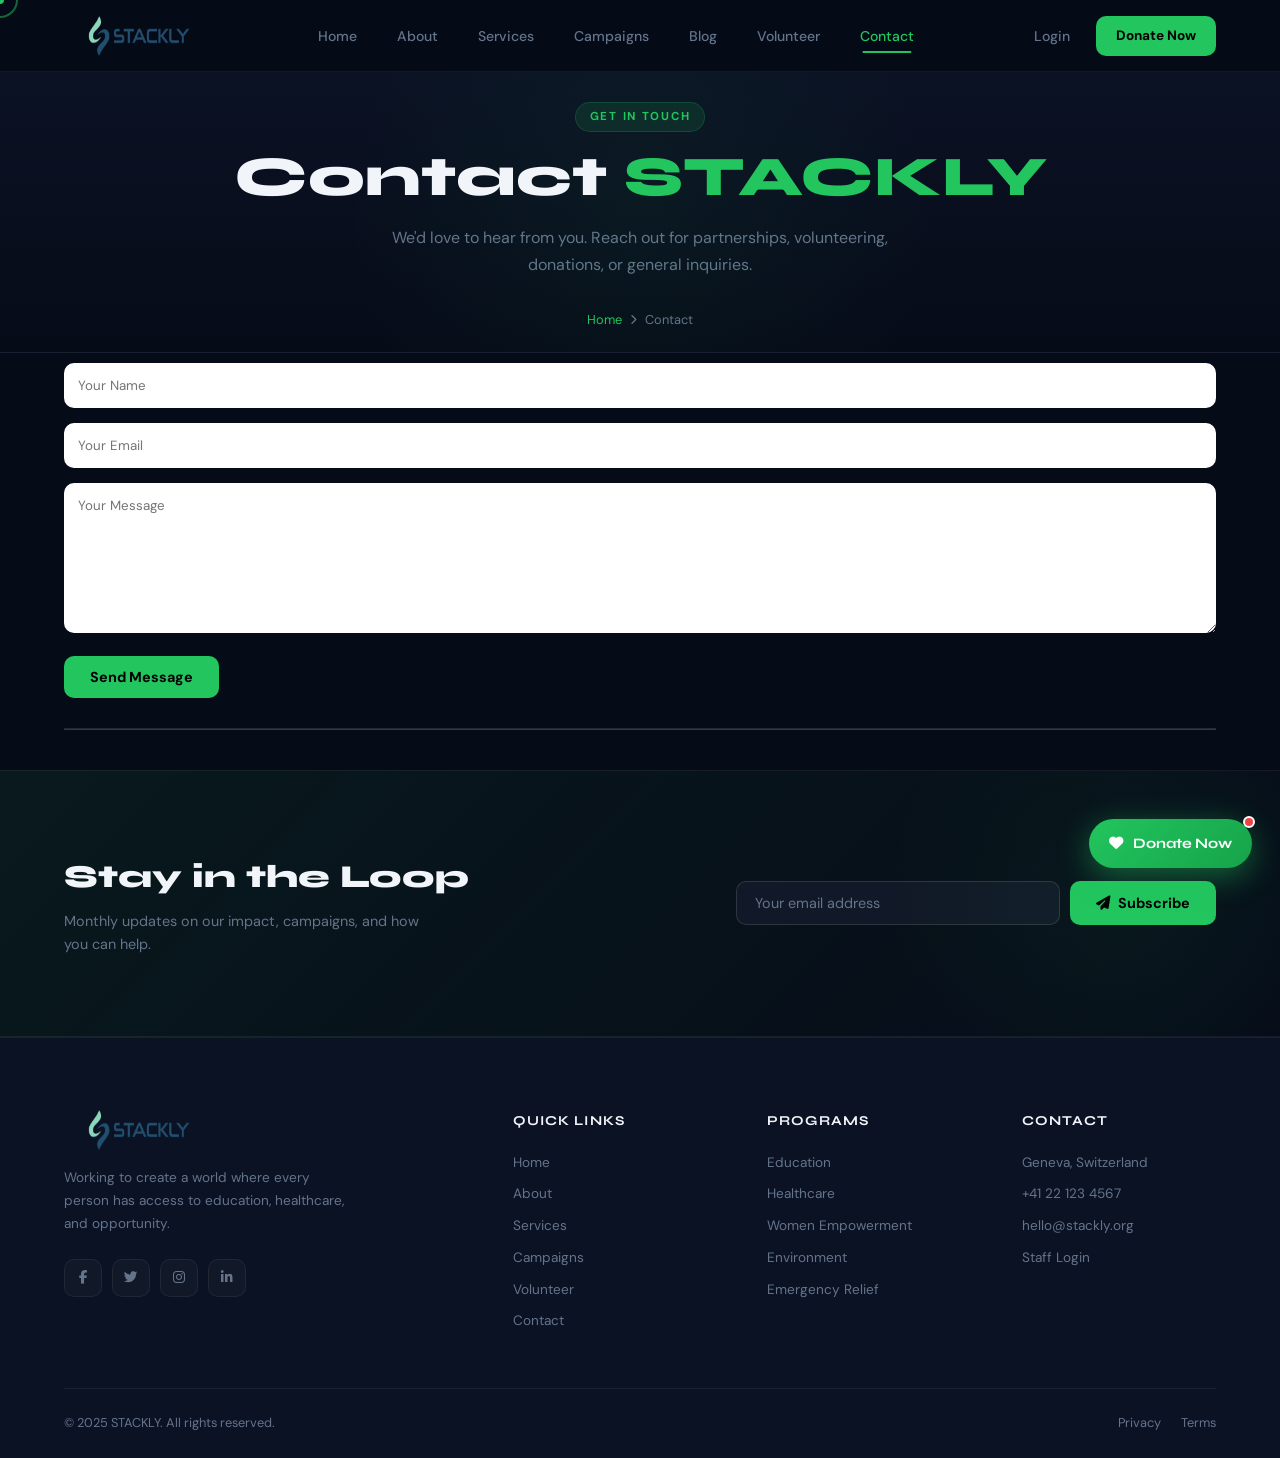
<file: contact.html>
<!DOCTYPE html>
<html lang="en">
<head>
  <meta charset="UTF-8" /><meta name="viewport" content="width=device-width, initial-scale=1.0" />
  <title>Contact — STACKLY</title>
  <link rel="stylesheet" href="style.css" />
  <link rel="stylesheet" href="enhancements.css" />
  <link rel="stylesheet" href="wow.css" />
  <link rel="stylesheet" href="https://cdnjs.cloudflare.com/ajax/libs/font-awesome/6.5.0/css/all.min.css" />
  <style>
    .timeline { position: relative; padding-left: 40px; }
    .timeline::before { content:''; position:absolute; left:10px; top:0; bottom:0; width:2px; background:var(--border-subtle); }
    .timeline-item { position:relative; margin-bottom:40px; }
    .timeline-dot { position:absolute; left:-36px; top:4px; width:16px; height:16px; background:var(--accent); border-radius:50%; border:3px solid var(--bg-primary); }
    .timeline-year { font-size:0.72rem; font-weight:700; letter-spacing:0.1em; text-transform:uppercase; color:var(--accent); margin-bottom:6px; }
    .timeline-title { font-size:1rem; font-weight:700; margin-bottom:6px; }
    .timeline-desc { color:var(--text-muted); font-size:0.85rem; line-height:1.6; }
    .team-grid { display:grid; grid-template-columns:repeat(4,1fr); gap:24px; margin-top:60px; }
    .team-card { background:var(--bg-card); border:1px solid var(--border-subtle); border-radius:var(--radius); padding:28px; text-align:center; transition:var(--transition); }
    .team-card:hover { transform:translateY(-6px); border-color:var(--border); }
    .team-avatar { width:80px; height:80px; background:var(--accent-glow); border-radius:50%; display:flex; align-items:center; justify-content:center; margin:0 auto 16px; font-size:2rem; color:var(--accent); }
    .team-name { font-size:1rem; font-weight:700; margin-bottom:4px; }
    .team-role { font-size:0.78rem; color:var(--accent); font-weight:600; margin-bottom:10px; }
    .team-bio { font-size:0.82rem; color:var(--text-muted); line-height:1.6; margin-bottom:14px; }
    .team-social { display:flex; gap:8px; justify-content:center; }
    .team-social a { width:30px; height:30px; background:var(--bg-secondary); border-radius:6px; display:flex; align-items:center; justify-content:center; color:var(--text-muted); font-size:0.78rem; transition:var(--transition); }
    .team-social a:hover { color:var(--accent); background:var(--accent-glow); }
    .partners-grid { display:grid; grid-template-columns:repeat(6,1fr); gap:16px; margin-top:48px; }
    .partner-logo { background:var(--bg-card); border:1px solid var(--border-subtle); border-radius:10px; padding:20px; display:flex; align-items:center; justify-content:center; transition:var(--transition); }
    .partner-logo:hover { border-color:var(--border); }
    .partner-logo span { font-family:'Syne',sans-serif; font-size:0.85rem; font-weight:700; color:var(--text-muted); text-align:center; }
    .mission-grid { display:grid; grid-template-columns:1fr 1fr; gap:28px; margin-top:40px; }
    .mission-card { background:var(--bg-card); border:1px solid var(--border-subtle); border-radius:var(--radius); padding:32px; }
    .mission-card-icon { width:52px; height:52px; background:var(--accent-glow); border-radius:14px; display:flex; align-items:center; justify-content:center; font-size:1.3rem; color:var(--accent); margin-bottom:20px; }
    .mission-card h3 { font-size:1.1rem; margin-bottom:10px; }
    .mission-card p { color:var(--text-muted); font-size:0.88rem; line-height:1.7; }
    @media(max-width:1024px){ .team-grid{grid-template-columns:repeat(2,1fr);} .partners-grid{grid-template-columns:repeat(3,1fr);} }
    @media(max-width:768px){ .mission-grid{grid-template-columns:1fr;} .partners-grid{grid-template-columns:repeat(2,1fr);} }
    @media(max-width:480px){ .team-grid{grid-template-columns:1fr;} } 






    .contact-grid{
  display:grid;
  grid-template-columns:1fr 1fr;
  gap:40px;
  align-items:start;
}

.contact-form-card{
  background:var(--bg-card);
  padding:30px;
  border-radius:20px;
  border:1px solid var(--border-subtle);
}

@media(max-width:768px){
  .contact-grid{
    grid-template-columns:1fr;
  }
}









  </style>
</head>
<body>
<div id="page-loader"><div class="loader-inner"><div class="loader-logo">STACKLY</div><div class="loader-bar"><div class="loader-bar-fill"></div></div></div></div>

<nav class="navbar" id="navbar">
  <div class="container"><div class="nav-inner">
   <a href="index.html" class="nav-logo"><img src="./images//logo-dark.webp" alt="STACKLY Logo" class="nav-logo-img" /></a>
    <ul class="nav-links">
  <li><a href="index.html">Home</a></li>
  <li><a href="about.html">About</a></li>
  <li><a href="services.html">Services</a></li>
  <li><a href="campaigns.html">Campaigns</a></li>
  <li><a href="blog.html">Blog</a></li>
  <li><a href="volunteer.html">Volunteer</a></li>
  <li><a href="contact.html" class="active">Contact</a></li>
</ul>
    <div class="nav-actions"><a href="login.html" class="btn-nav-login">Login</a><a href="campaigns.html" class="btn-donate">Donate Now</a></div>
    <div class="hamburger" id="hamburger"><span></span><span></span><span></span></div>
  </div></div>
</nav>
<div class="mobile-menu" id="mobileMenu">
  <a href="index.html">Home</a><a href="about.html">About</a><a href="services.html">Services</a>
  <a href="campaigns.html">Campaigns</a><a href="blog.html">Blog</a><a href="volunteer.html">Volunteer</a>
  <a href="contact.html">Contact</a><a href="login.html">Login</a><a href="campaigns.html" class="btn-donate">Donate Now</a>
</div>

<!-- PAGE HERO -->
<section class="page-hero">
  <span class="section-label">Get In Touch</span>
  <h1>Contact <span style="color:var(--accent)">STACKLY</span></h1>
  <p>We'd love to hear from you. Reach out for partnerships, volunteering, donations, or general inquiries.</p>
  <div class="breadcrumb">
    <a href="index.html">Home</a>
    <i class="fas fa-chevron-right" style="font-size:0.65rem"></i>
    <span>Contact</span>
  </div>
</section> 












<section style="padding:10px 0;">
  <div class="container">

    

  

  <input type="text" placeholder="Your Name"
  style="width:100%;padding:14px;margin-bottom:15px;border-radius:10px;border:none;">

  <input type="email" placeholder="Your Email"
  style="width:100%;padding:14px;margin-bottom:15px;border-radius:10px;border:none;">

  <textarea placeholder="Your Message"
  style="width:100%;height:150px;padding:14px;margin-bottom:15px;border-radius:10px;border:none;"></textarea>

  <button class="btn-primary">Send Message</button>

  <hr style="margin:30px 0;opacity:.2;">

  
</div>

  </div>

</section>










<!-- NEWSLETTER -->
<section class="newsletter"><div class="container"><div class="newsletter-inner">
  <div class="newsletter-text"><h2>Stay in the Loop</h2><p>Monthly updates on our impact, campaigns, and how you can help.</p></div>
  <form class="newsletter-form" data-form="newsletter"><input type="email" placeholder="Your email address" required /><button type="submit" class="btn-primary"><i class="fas fa-paper-plane"></i>Subscribe</button></form>
</div></div></section>

<!-- FOOTER -->
<footer><div class="container">
  <div class="footer-grid">
    <div class="footer-brand">
      <a href="index.html" class="nav-logo"><img src="./images//logo-dark.webp" alt="STACKLY Logo" class="nav-logo-img" /></a>
      <p>Working to create a world where every person has access to education, healthcare, and opportunity.</p><div class="footer-social">
        <a href="404.html" class="social-btn"><i class="fab fa-facebook-f"></i></a>
        <a href="404.html" class="social-btn"><i class="fab fa-twitter"></i></a>
        <a href="404.html" class="social-btn"><i class="fab fa-instagram"></i></a>
        <a href="404.html" class="social-btn"><i class="fab fa-linkedin-in"></i></a>
      </div></div>
    <div class="footer-col"><h4>Quick Links</h4><ul><li><a href="index.html">Home</a></li><li><a href="about.html">About</a></li><li><a href="services.html">Services</a></li><li><a href="campaigns.html">Campaigns</a></li><li><a href="volunteer.html">Volunteer</a></li><li><a href="contact.html" class="active">Contact</a></li></ul></div>
    <div class="footer-col"><h4>Programs</h4><ul><li><a href="services.html">Education</a></li><li><a href="services.html">Healthcare</a></li><li><a href="services.html">Women Empowerment</a></li><li><a href="services.html">Environment</a></li><li><a href="services.html">Emergency Relief</a></li></ul></div>
    <div class="footer-col"><h4>Contact</h4><ul><li><a href="about.html">Geneva, Switzerland</a></li><li><a href="about.html">+41 22 123 4567</a></li><li><a href="about.html">hello@stackly.org</a></li><li><a href="login.html">Staff Login</a></li></ul></div>
  </div>
  <div class="footer-bottom"><p>© 2025 STACKLY. All rights reserved.</p><div class="footer-bottom-links"><a href="index.html">Privacy</a><a href="index.html">Terms</a></div></div>
</div></footer>
<script src="main.js"></script>
<script src="enhancements.js"></script>

<!-- FLOATING DONATE WIDGET -->
<div id="floating-donate" style="position:fixed;bottom:32px;right:28px;z-index:9000;display:flex;flex-direction:column;align-items:flex-end;gap:10px">
  <div class="float-donate-card">
    <div class="fdc-title">Quick Donate 💚</div>
    <div class="fdc-amounts">
      <button class="fdc-amt" onclick="selectAmt(this,'10')">$10</button>
      <button class="fdc-amt active" onclick="selectAmt(this,'25')">$25</button>
      <button class="fdc-amt" onclick="selectAmt(this,'50')">$50</button>
      <button class="fdc-amt" onclick="selectAmt(this,'100')">$100</button>
    </div>
    <a href="campaigns.html" class="fdc-cta" id="fdc-cta">Donate $25 Now</a>
  </div>
  <div class="float-donate-btn-wrap">
    <span class="float-donate-pulse"></span>
    <a href="campaigns.html" class="float-donate-btn"><i class="fas fa-heart"></i> Donate Now</a>
  </div>
</div>
<script>
(function(){const bar=document.getElementById('scroll-progress');if(!bar)return;window.addEventListener('scroll',()=>{const h=document.documentElement.scrollHeight-window.innerHeight;bar.style.width=(window.scrollY/h*100)+'%';},{passive:true});})();
function selectAmt(el,val){document.querySelectorAll('.fdc-amt').forEach(b=>b.classList.remove('active'));el.classList.add('active');document.getElementById('fdc-cta').textContent='Donate $'+val+' Now';}
(function(){const w=document.getElementById('floating-donate'),footer=document.querySelector('footer');if(!w||!footer)return;new IntersectionObserver(e=>{w.style.opacity=e[0].isIntersecting?'0':'1';w.style.pointerEvents=e[0].isIntersecting?'none':'';},{threshold:0.1}).observe(footer);})();
</script>

</body>
</html>
</file>
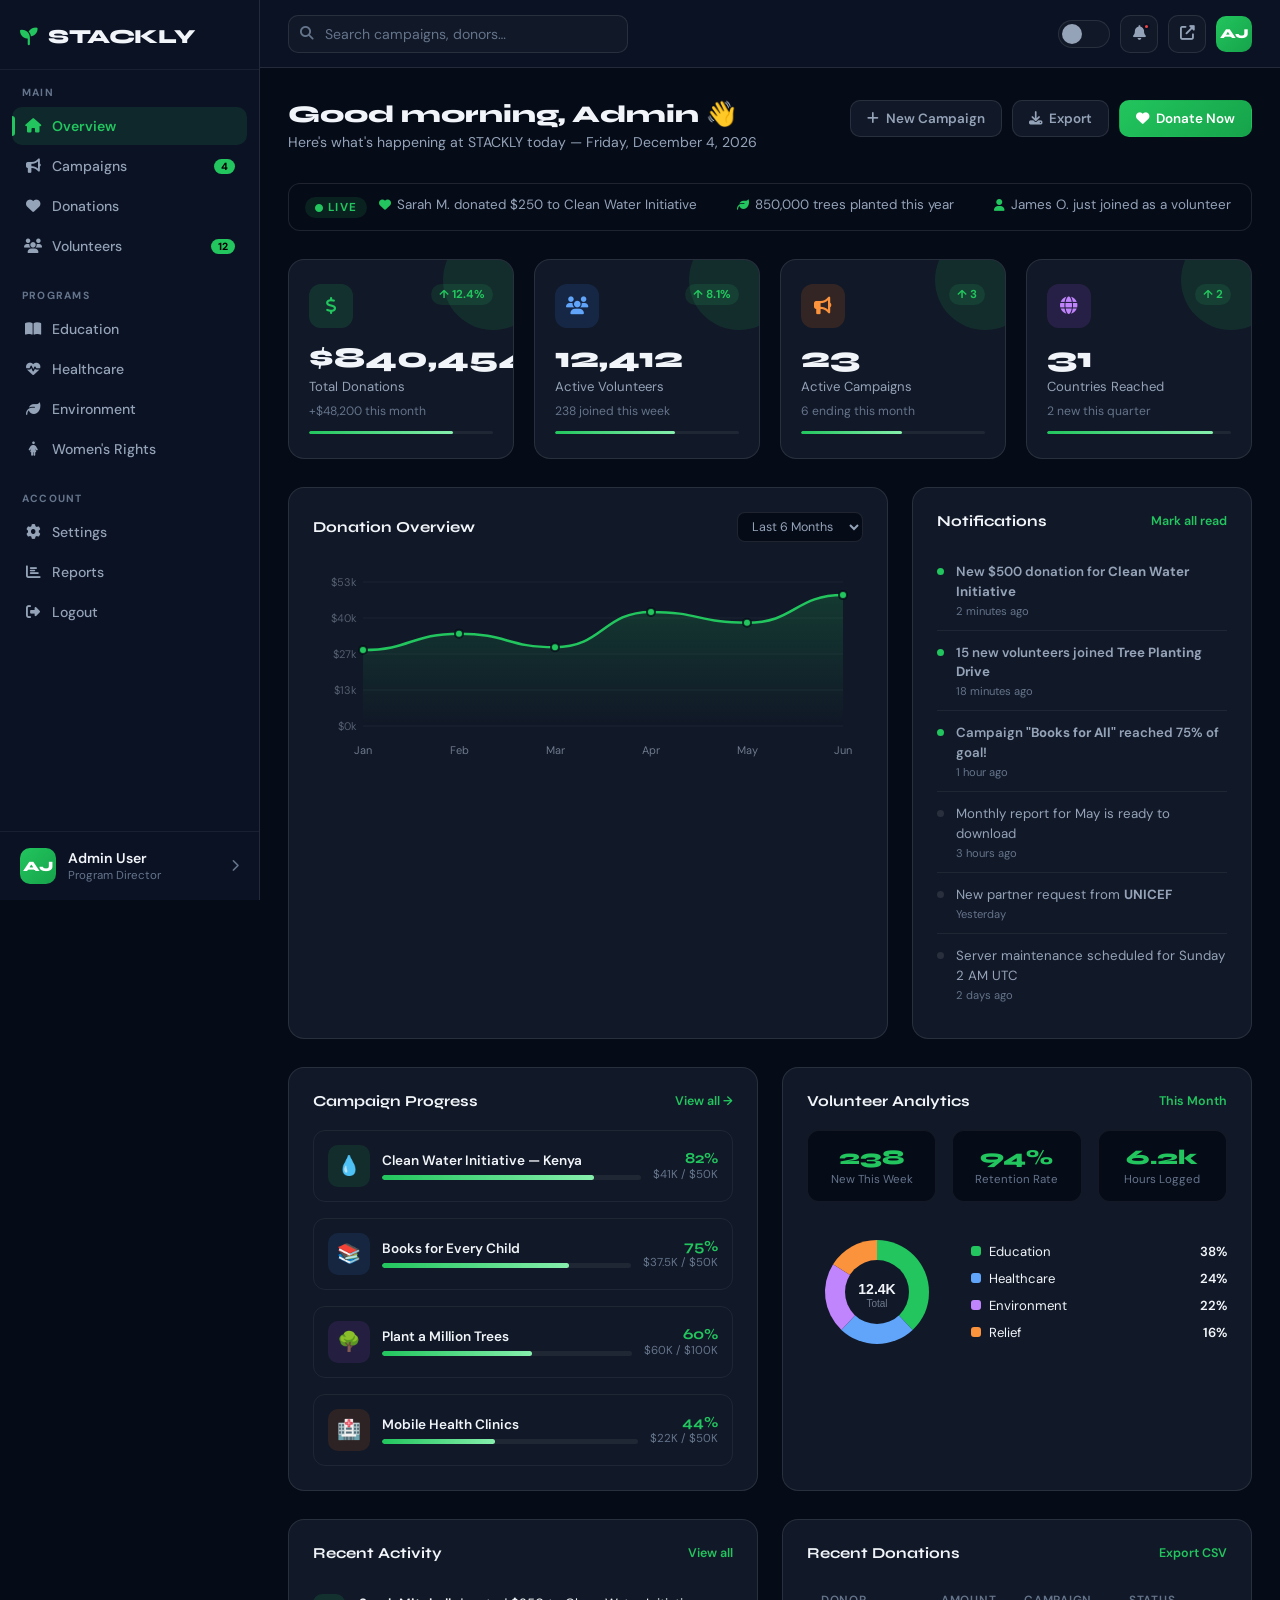
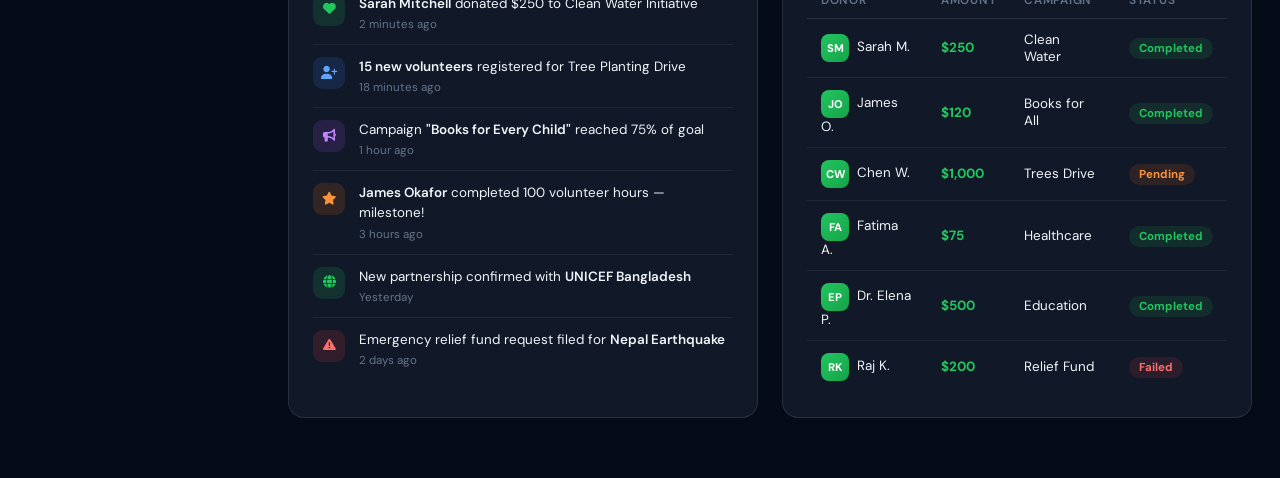
<file: dashboard.html>
<!DOCTYPE html>
<html lang="en">
<head>
  <meta charset="UTF-8" />
  <meta name="viewport" content="width=device-width, initial-scale=1.0" />
  <title>STACKLY — Dashboard</title>
  <link rel="stylesheet" href="https://cdnjs.cloudflare.com/ajax/libs/font-awesome/6.5.0/css/all.min.css" />
  <style>
    @import url('https://fonts.googleapis.com/css2?family=Syne:wght@400;600;700;800&family=DM+Sans:opsz,wght@9..40,300;9..40,400;9..40,500;9..40,600&display=swap');

    :root {
      --bg:          #060b18;
      --bg2:         #0b1224;
      --card:        #111827;
      --card-h:      #162033;
      --accent:      #22c55e;
      --acc-dark:    #16a34a;
      --acc-glow:    rgba(34,197,94,0.12);
      --txt:         #f1f5f9;
      --txt2:        #94a3b8;
      --txt3:        #64748b;
      --border:      rgba(255,255,255,0.10);
      --border-s:    rgba(255,255,255,0.06);
      --radius:      16px;
      --radius-sm:   10px;
      --sidebar-w:   260px;
      --topbar-h:    68px;
      --font-h:      'Syne', sans-serif;
      --font-b:      'DM Sans', sans-serif;
      --transition:  all 0.3s cubic-bezier(0.4,0,0.2,1);
    }
    .dark-mode {
      --bg:          #f8fafc;
      --bg2:         #f1f5f9;
      --card:        #ffffff;
      --card-h:      #f8fafc;
      --txt:         #0f172a;
      --txt2:        #475569;
      --txt3:        #94a3b8;
      --border:      rgba(0,0,0,0.10);
      --border-s:    rgba(0,0,0,0.06);
    }

    *, *::before, *::after { margin:0; padding:0; box-sizing:border-box; }
    html { font-size:16px; }
    body {
      font-family: var(--font-b);
      background: var(--bg);
      color: var(--txt);
      min-height: 100vh;
      overflow-x: hidden;
      -webkit-font-smoothing: antialiased;
      transition: background 0.3s, color 0.3s;
    }
    a { text-decoration:none; color:inherit; }
    ul { list-style:none; }
    ::-webkit-scrollbar { width:4px; }
    ::-webkit-scrollbar-track { background: var(--bg2); }
    ::-webkit-scrollbar-thumb { background: var(--accent); border-radius:2px; }

    /* ═══════════════════════════════════
       SIDEBAR
    ═══════════════════════════════════ */
    .sidebar {
      position: fixed;
      left: 0; top: 0;
      width: var(--sidebar-w);
      height: 100vh;
      background: var(--bg2);
      border-right: 1px solid var(--border);
      display: flex;
      flex-direction: column;
      z-index: 100;
      transition: transform 0.35s cubic-bezier(0.4,0,0.2,1);
      overflow-y: auto;
      overflow-x: hidden;
    }
    .sidebar-header {
      padding: 24px 20px 20px;
      border-bottom: 1px solid var(--border-s);
      display: flex;
      align-items: center;
      gap: 10px;
    }
    .sidebar-logo {
      font-family: var(--font-h);
      font-size: 1.25rem;
      font-weight: 800;
      color: var(--accent);
      letter-spacing: -0.02em;
    }
    .sidebar-logo span { color: var(--txt); }

    /* Nav */
    .sidebar-nav { flex: 1; padding: 16px 12px; }
    .nav-section { margin-bottom: 24px; }
    .nav-section-label {
      font-size: 0.65rem;
      font-weight: 700;
      letter-spacing: 0.12em;
      text-transform: uppercase;
      color: var(--txt3);
      padding: 0 10px;
      margin-bottom: 8px;
    }
    .nav-item {
      display: flex;
      align-items: center;
      gap: 10px;
      padding: 10px 12px;
      border-radius: var(--radius-sm);
      cursor: pointer;
      color: var(--txt2);
      font-size: 0.88rem;
      font-weight: 500;
      transition: var(--transition);
      position: relative;
      margin-bottom: 2px;
      white-space: nowrap;
    }
    .nav-item:hover { background: var(--acc-glow); color: var(--accent); }
    .nav-item.active {
      background: var(--acc-glow);
      color: var(--accent);
      font-weight: 600;
    }
    .nav-item.active::before {
      content: '';
      position: absolute;
      left: 0; top: 50%;
      transform: translateY(-50%);
      width: 3px; height: 20px;
      background: var(--accent);
      border-radius: 0 3px 3px 0;
    }
    .nav-item i { width: 18px; text-align: center; font-size: 0.9rem; }
    .nav-badge {
      margin-left: auto;
      background: var(--accent);
      color: #000;
      font-size: 0.65rem;
      font-weight: 800;
      padding: 1px 7px;
      border-radius: 20px;
    }

    /* Profile widget bottom */
    .sidebar-profile {
      padding: 16px 20px;
      border-top: 1px solid var(--border-s);
      display: flex;
      align-items: center;
      gap: 12px;
      cursor: pointer;
      transition: var(--transition);
    }
    .sidebar-profile:hover { background: var(--acc-glow); }
    .profile-avatar {
      width: 36px; height: 36px;
      background: linear-gradient(135deg, var(--accent), #16a34a);
      border-radius: 10px;
      display: flex; align-items: center; justify-content: center;
      font-family: var(--font-h);
      font-weight: 800;
      font-size: 0.9rem;
      color: #fff;
      flex-shrink: 0;
    }
    .profile-name {
      font-weight: 600;
      font-size: 0.88rem;
      line-height: 1.3;
    }
    .profile-role {
      font-size: 0.72rem;
      color: var(--txt3);
    }
    .profile-caret {
      margin-left: auto;
      color: var(--txt3);
      font-size: 0.78rem;
    }

    /* ═══════════════════════════════════
       MAIN CONTENT
    ═══════════════════════════════════ */
    .main-wrap {
      margin-left: var(--sidebar-w);
      min-height: 100vh;
      display: flex;
      flex-direction: column;
      transition: margin-left 0.35s cubic-bezier(0.4,0,0.2,1);
    }

    /* TOP BAR */
    .topbar {
      height: var(--topbar-h);
      background: var(--bg2);
      border-bottom: 1px solid var(--border);
      display: flex;
      align-items: center;
      gap: 16px;
      padding: 0 28px;
      position: sticky;
      top: 0;
      z-index: 90;
    }
    .topbar-toggle {
      display: none;
      width: 38px; height: 38px;
      background: var(--card);
      border: 1px solid var(--border);
      border-radius: 10px;
      align-items: center;
      justify-content: center;
      cursor: pointer;
      color: var(--txt2);
      font-size: 0.95rem;
      flex-shrink: 0;
      transition: var(--transition);
    }
    .topbar-toggle:hover { color: var(--accent); border-color: var(--accent); }

    /* Search */
    .topbar-search {
      flex: 1;
      max-width: 340px;
      position: relative;
    }
    .topbar-search i {
      position: absolute;
      left: 12px; top: 50%;
      transform: translateY(-50%);
      color: var(--txt3);
      font-size: 0.85rem;
      pointer-events: none;
    }
    .topbar-search input {
      width: 100%;
      padding: 9px 14px 9px 36px;
      background: var(--card);
      border: 1px solid var(--border);
      border-radius: var(--radius-sm);
      color: var(--txt);
      font-size: 0.88rem;
      font-family: var(--font-b);
      outline: none;
      transition: border-color 0.2s, box-shadow 0.2s;
    }
    .topbar-search input:focus {
      border-color: var(--accent);
      box-shadow: 0 0 0 3px var(--acc-glow);
    }
    .topbar-search input::placeholder { color: var(--txt3); }

    .topbar-right {
      display: flex;
      align-items: center;
      gap: 10px;
      margin-left: auto;
    }
    .topbar-btn {
      width: 38px; height: 38px;
      background: var(--card);
      border: 1px solid var(--border);
      border-radius: 10px;
      display: flex; align-items: center; justify-content: center;
      cursor: pointer;
      color: var(--txt2);
      font-size: 0.92rem;
      transition: var(--transition);
      position: relative;
    }
    .topbar-btn:hover { color: var(--accent); border-color: var(--accent); }
    .notif-dot {
      position: absolute;
      top: 7px; right: 7px;
      width: 7px; height: 7px;
      background: #ef4444;
      border-radius: 50%;
      border: 2px solid var(--bg2);
    }

    /* Dark mode toggle */
    .dark-toggle {
      width: 52px; height: 28px;
      background: var(--card);
      border: 1px solid var(--border);
      border-radius: 20px;
      cursor: pointer;
      position: relative;
      transition: background 0.3s;
      flex-shrink: 0;
    }
    .dark-toggle.on { background: var(--accent); border-color: var(--accent); }
    .dark-toggle-thumb {
      position: absolute;
      top: 3px; left: 3px;
      width: 20px; height: 20px;
      background: var(--txt2);
      border-radius: 50%;
      transition: transform 0.3s, background 0.3s;
    }
    .dark-toggle.on .dark-toggle-thumb {
      transform: translateX(24px);
      background: #000;
    }

    .topbar-avatar {
      width: 36px; height: 36px;
      background: linear-gradient(135deg, var(--accent), #16a34a);
      border-radius: 10px;
      display: flex; align-items: center; justify-content: center;
      font-family: var(--font-h);
      font-weight: 800;
      font-size: 0.85rem;
      color: #fff;
      cursor: pointer;
      flex-shrink: 0;
    }

    /* PAGE CONTENT */
    .page-content { padding: 32px 28px; flex: 1; }

    /* Page header */
    .page-header {
      display: flex;
      align-items: flex-start;
      justify-content: space-between;
      gap: 16px;
      margin-bottom: 32px;
      flex-wrap: wrap;
    }
    .page-title {
      font-family: var(--font-h);
      font-size: 1.5rem;
      font-weight: 800;
      margin-bottom: 4px;
    }
    .page-subtitle { color: var(--txt2); font-size: 0.88rem; }

    .quick-actions { display: flex; gap: 10px; flex-wrap: wrap; }
    .qa-btn {
      display: flex;
      align-items: center;
      gap: 7px;
      padding: 9px 16px;
      border-radius: 10px;
      font-size: 0.84rem;
      font-weight: 600;
      cursor: pointer;
      border: 1px solid var(--border);
      background: var(--card);
      color: var(--txt2);
      font-family: var(--font-b);
      transition: var(--transition);
      white-space: nowrap;
    }
    .qa-btn:hover { border-color: var(--accent); color: var(--accent); background: var(--acc-glow); }
    .qa-btn.primary {
      background: linear-gradient(135deg, var(--accent), var(--acc-dark));
      border-color: transparent;
      color: #fff;
    }
    .qa-btn.primary:hover { opacity: 0.9; color: #fff; }

    /* ═══ STAT CARDS ═══ */
    .stats-grid {
      display: grid;
      grid-template-columns: repeat(4, 1fr);
      gap: 20px;
      margin-bottom: 28px;
    }
    .stat-card {
      background: var(--card);
      border: 1px solid var(--border);
      border-radius: var(--radius);
      padding: 24px 20px;
      position: relative;
      overflow: hidden;
      cursor: default;
      transition: var(--transition);
      animation: cardReveal 0.5s ease both;
    }
    .stat-card:hover {
      border-color: rgba(34,197,94,0.3);
      transform: translateY(-2px);
      box-shadow: 0 12px 40px rgba(0,0,0,0.3);
    }
    @keyframes cardReveal {
      from { opacity:0; transform: translateY(16px); }
      to   { opacity:1; transform: translateY(0); }
    }
    .stat-card:nth-child(1) { animation-delay: 0.05s; }
    .stat-card:nth-child(2) { animation-delay: 0.1s; }
    .stat-card:nth-child(3) { animation-delay: 0.15s; }
    .stat-card:nth-child(4) { animation-delay: 0.2s; }

    .stat-card-glow {
      position: absolute;
      top: -30px; right: -30px;
      width: 100px; height: 100px;
      border-radius: 50%;
      background: var(--acc-glow);
      transition: transform 0.4s ease;
    }
    .stat-card:hover .stat-card-glow { transform: scale(1.4); }

    .stat-card-top {
      display: flex;
      align-items: flex-start;
      justify-content: space-between;
      margin-bottom: 14px;
    }
    .stat-card-icon {
      width: 44px; height: 44px;
      border-radius: 12px;
      display: flex; align-items: center; justify-content: center;
      font-size: 1.1rem;
    }
    .stat-card-icon.green  { background: rgba(34,197,94,0.15);  color: var(--accent); }
    .stat-card-icon.blue   { background: rgba(59,130,246,0.15); color: #60a5fa; }
    .stat-card-icon.orange { background: rgba(249,115,22,0.15); color: #fb923c; }
    .stat-card-icon.purple { background: rgba(168,85,247,0.15); color: #c084fc; }

    .stat-card-trend {
      font-size: 0.72rem;
      font-weight: 700;
      padding: 3px 8px;
      border-radius: 20px;
    }
    .trend-up   { background: rgba(34,197,94,0.12);  color: var(--accent); }
    .trend-down { background: rgba(239,68,68,0.12);  color: #f87171; }

    .stat-card-num {
      font-family: var(--font-h);
      font-size: 1.8rem;
      font-weight: 800;
      line-height: 1.1;
      margin-bottom: 4px;
    }
    .stat-card-label { font-size: 0.82rem; color: var(--txt2); }
    .stat-card-sub { font-size: 0.76rem; color: var(--txt3); margin-top: 8px; }

    /* Mini bar */
    .stat-mini-bar {
      height: 3px;
      background: var(--border-s);
      border-radius: 2px;
      margin-top: 12px;
      overflow: hidden;
    }
    .stat-mini-bar-fill {
      height: 100%;
      border-radius: 2px;
      background: linear-gradient(90deg, var(--accent), #86efac);
      transition: width 1.2s cubic-bezier(0.22,1,0.36,1);
    }

    /* ═══ GRID LAYOUT ═══ */
    .dashboard-grid {
      display: grid;
      grid-template-columns: 1fr 340px;
      gap: 24px;
      margin-bottom: 28px;
    }
    .dashboard-grid-wide {
      display: grid;
      grid-template-columns: 1fr 1fr;
      gap: 24px;
      margin-bottom: 28px;
    }
    .dashboard-grid-three {
      display: grid;
      grid-template-columns: repeat(3, 1fr);
      gap: 24px;
      margin-bottom: 28px;
    }

    /* ═══ CARD BASE ═══ */
    .dash-card {
      background: var(--card);
      border: 1px solid var(--border);
      border-radius: var(--radius);
      padding: 24px;
      animation: cardReveal 0.5s ease 0.2s both;
    }
    .dash-card-header {
      display: flex;
      align-items: center;
      justify-content: space-between;
      margin-bottom: 20px;
      gap: 8px;
    }
    .dash-card-title {
      font-family: var(--font-h);
      font-size: 0.95rem;
      font-weight: 700;
    }
    .dash-card-action {
      font-size: 0.78rem;
      color: var(--accent);
      cursor: pointer;
      font-weight: 600;
      white-space: nowrap;
    }
    .dash-card-action:hover { text-decoration: underline; }

    /* ═══ CHART: DONATIONS ═══ */
    .chart-wrap { position: relative; height: 200px; }
    canvas.line-chart { width: 100% !important; height: 100% !important; }

    /* ═══ CAMPAIGN PROGRESS CARDS ═══ */
    .campaign-list { display: flex; flex-direction: column; gap: 16px; }
    .campaign-row {
      display: flex;
      align-items: center;
      gap: 12px;
      padding: 14px;
      border-radius: 12px;
      border: 1px solid var(--border-s);
      transition: var(--transition);
      cursor: default;
    }
    .campaign-row:hover { background: var(--card-h); border-color: rgba(34,197,94,0.2); }
    .campaign-thumb {
      width: 42px; height: 42px;
      border-radius: 10px;
      display: flex; align-items: center; justify-content: center;
      font-size: 1.2rem;
      flex-shrink: 0;
    }
    .campaign-info { flex: 1; min-width: 0; }
    .campaign-name {
      font-weight: 600;
      font-size: 0.85rem;
      white-space: nowrap;
      overflow: hidden;
      text-overflow: ellipsis;
      margin-bottom: 6px;
    }
    .campaign-prog-wrap {
      height: 5px;
      background: var(--border-s);
      border-radius: 3px;
      overflow: hidden;
    }
    .campaign-prog-bar {
      height: 100%;
      border-radius: 3px;
      background: linear-gradient(90deg, var(--accent), #86efac);
      transition: width 1.2s cubic-bezier(0.22,1,0.36,1);
    }
    .campaign-meta {
      text-align: right;
      flex-shrink: 0;
    }
    .campaign-pct {
      font-family: var(--font-h);
      font-size: 0.95rem;
      font-weight: 700;
      color: var(--accent);
    }
    .campaign-raised {
      font-size: 0.72rem;
      color: var(--txt3);
    }

    /* ═══ ACTIVITY TIMELINE ═══ */
    .activity-list { display: flex; flex-direction: column; gap: 0; }
    .activity-item {
      display: flex;
      gap: 14px;
      padding: 12px 0;
      border-bottom: 1px solid var(--border-s);
      position: relative;
    }
    .activity-item:last-child { border-bottom: none; padding-bottom: 0; }
    .activity-dot {
      width: 32px; height: 32px;
      border-radius: 9px;
      display: flex; align-items: center; justify-content: center;
      font-size: 0.8rem;
      flex-shrink: 0;
    }
    .activity-dot.green  { background: rgba(34,197,94,0.15);  color: var(--accent); }
    .activity-dot.blue   { background: rgba(59,130,246,0.15); color: #60a5fa; }
    .activity-dot.orange { background: rgba(249,115,22,0.15); color: #fb923c; }
    .activity-dot.purple { background: rgba(168,85,247,0.15); color: #c084fc; }
    .activity-dot.red    { background: rgba(239,68,68,0.15);  color: #f87171; }
    .activity-body { flex: 1; }
    .activity-text {
      font-size: 0.84rem;
      line-height: 1.5;
      margin-bottom: 3px;
    }
    .activity-text strong { font-weight: 600; }
    .activity-time { font-size: 0.72rem; color: var(--txt3); }

    /* ═══ NOTIFICATIONS ═══ */
    .notif-list { display: flex; flex-direction: column; gap: 0; }
    .notif-item {
      display: flex;
      gap: 12px;
      align-items: flex-start;
      padding: 12px 0;
      border-bottom: 1px solid var(--border-s);
      cursor: pointer;
      transition: var(--transition);
    }
    .notif-item:last-child { border-bottom: none; }
    .notif-item:hover { padding-left: 4px; }
    .notif-item.unread .notif-text { font-weight: 600; }
    .notif-indicator {
      width: 7px; height: 7px;
      border-radius: 50%;
      margin-top: 6px;
      flex-shrink: 0;
    }
    .unread .notif-indicator { background: var(--accent); }
    .read .notif-indicator   { background: var(--border); }
    .notif-text  { font-size: 0.83rem; line-height: 1.5; color: var(--txt2); }
    .notif-time  { font-size: 0.7rem; color: var(--txt3); margin-top: 2px; }

    /* ═══ VOLUNTEER STATS ═══ */
    .vol-stats { display: flex; gap: 16px; margin-bottom: 20px; }
    .vol-stat {
      flex: 1;
      background: var(--bg);
      border: 1px solid var(--border-s);
      border-radius: 12px;
      padding: 14px;
      text-align: center;
    }
    .vol-stat-num {
      font-family: var(--font-h);
      font-size: 1.3rem;
      font-weight: 800;
      color: var(--accent);
    }
    .vol-stat-label { font-size: 0.72rem; color: var(--txt3); margin-top: 2px; }

    /* Donut chart */
    .donut-wrap {
      display: flex;
      align-items: center;
      gap: 24px;
    }
    .donut-svg { flex-shrink: 0; }
    .donut-legend { flex: 1; display: flex; flex-direction: column; gap: 10px; }
    .legend-item {
      display: flex;
      align-items: center;
      gap: 8px;
      font-size: 0.82rem;
    }
    .legend-dot {
      width: 10px; height: 10px;
      border-radius: 3px;
      flex-shrink: 0;
    }
    .legend-val { margin-left: auto; font-weight: 600; font-size: 0.82rem; }

    /* ═══ TABLE ═══ */
    .dash-table-wrap { overflow-x: auto; }
    .dash-table {
      width: 100%;
      border-collapse: collapse;
      font-size: 0.84rem;
    }
    .dash-table th {
      padding: 10px 14px;
      text-align: left;
      color: var(--txt3);
      font-weight: 600;
      font-size: 0.74rem;
      text-transform: uppercase;
      letter-spacing: 0.06em;
      border-bottom: 1px solid var(--border);
      white-space: nowrap;
    }
    .dash-table td {
      padding: 12px 14px;
      border-bottom: 1px solid var(--border-s);
      vertical-align: middle;
    }
    .dash-table tr:last-child td { border-bottom: none; }
    .dash-table tr:hover td { background: var(--card-h); }
    .donor-avatar {
      width: 28px; height: 28px;
      background: linear-gradient(135deg, var(--accent), #16a34a);
      border-radius: 8px;
      display: inline-flex; align-items: center; justify-content: center;
      font-size: 0.7rem;
      font-weight: 800;
      color: #fff;
      margin-right: 8px;
      vertical-align: middle;
    }
    .status-chip {
      padding: 3px 10px;
      border-radius: 20px;
      font-size: 0.72rem;
      font-weight: 700;
    }
    .status-chip.completed { background: rgba(34,197,94,0.12); color: var(--accent); }
    .status-chip.pending   { background: rgba(249,115,22,0.12); color: #fb923c; }
    .status-chip.failed    { background: rgba(239,68,68,0.12);  color: #f87171; }

    /* ═══ DONATION TICKER ═══ */
    .ticker-wrap {
      background: var(--bg);
      border: 1px solid var(--border);
      border-radius: 12px;
      padding: 12px 16px;
      display: flex;
      align-items: center;
      gap: 12px;
      overflow: hidden;
      margin-bottom: 28px;
    }
    .ticker-label {
      font-size: 0.72rem;
      font-weight: 700;
      letter-spacing: 0.1em;
      text-transform: uppercase;
      color: var(--accent);
      background: var(--acc-glow);
      padding: 3px 10px;
      border-radius: 20px;
      white-space: nowrap;
      flex-shrink: 0;
    }
    .ticker-track {
      flex: 1;
      overflow: hidden;
      position: relative;
      height: 22px;
    }
    .ticker-inner {
      display: flex;
      gap: 40px;
      white-space: nowrap;
      animation: tickerScroll 20s linear infinite;
    }
    .ticker-inner:hover { animation-play-state: paused; }
    @keyframes tickerScroll {
      0%   { transform: translateX(0); }
      100% { transform: translateX(-50%); }
    }
    .ticker-item {
      font-size: 0.84rem;
      color: var(--txt2);
      display: flex;
      align-items: center;
      gap: 6px;
    }
    .ticker-item i { color: var(--accent); font-size: 0.75rem; }

    /* ═══ MOBILE ═══ */
    .sidebar-overlay {
      display: none;
      position: fixed;
      inset: 0;
      background: rgba(0,0,0,0.6);
      z-index: 99;
      backdrop-filter: blur(2px);
    }
    .sidebar-overlay.open { display: block; }

    @media (max-width: 1100px) {
      .stats-grid { grid-template-columns: repeat(2, 1fr); }
      .dashboard-grid { grid-template-columns: 1fr; }
      .dashboard-grid-three { grid-template-columns: 1fr 1fr; }
    }
    @media (max-width: 860px) {
      .sidebar { transform: translateX(-100%); }
      .sidebar.open { transform: translateX(0); }
      .main-wrap { margin-left: 0; }
      .topbar-toggle { display: flex; }
      .dashboard-grid-wide { grid-template-columns: 1fr; }
    }
    @media (max-width: 600px) {
      .stats-grid { grid-template-columns: 1fr 1fr; }
      .dashboard-grid-three { grid-template-columns: 1fr; }
      .page-content { padding: 20px 16px; }
      .topbar { padding: 0 16px; }
      .topbar-search { max-width: none; flex: 1; }
      .stat-card-num { font-size: 1.5rem; }
      .donut-wrap { flex-direction: column; }
    }
    @media (max-width: 400px) {
      .stats-grid { grid-template-columns: 1fr; }
      .quick-actions { gap: 8px; }
    }
  </style>
</head>
<body id="body">

<!-- SIDEBAR OVERLAY (mobile) -->
<div class="sidebar-overlay" id="sidebar-overlay"></div>

<!-- ═══════════════ SIDEBAR ═══════════════ -->
<aside class="sidebar" id="sidebar">
  <div class="sidebar-header">
    <i class="fas fa-seedling" style="color:var(--accent);font-size:1.1rem"></i>
    <div class="sidebar-logo"><span>STACKLY</span></div>
  </div>

  <nav class="sidebar-nav">
    <div class="nav-section">
      <div class="nav-section-label">Main</div>
      <div class="nav-item active"><i class="fas fa-home"></i> Overview</div>
      <div class="nav-item" onclick="location.href='campaigns.html'"><i class="fas fa-bullhorn"></i> Campaigns <span class="nav-badge">4</span></div>
      <div class="nav-item" onclick="location.href='index.html'"><i class="fas fa-heart"></i> Donations</div>
      <div class="nav-item" onclick="location.href='index.html'"><i class="fas fa-users"></i> Volunteers <span class="nav-badge">12</span></div>
    </div>
    <div class="nav-section">
      <div class="nav-section-label">Programs</div>
      <div class="nav-item" onclick="location.href='services.html'"><i class="fas fa-book-open"></i> Education</div>
      <div class="nav-item" onclick="location.href='services.html'"><i class="fas fa-heartbeat"></i> Healthcare</div>
      <div class="nav-item" onclick="location.href='services.html'"><i class="fas fa-leaf"></i> Environment</div>
      <div class="nav-item" onclick="location.href='services.html'"><i class="fas fa-female"></i> Women's Rights</div>
    </div>
    <div class="nav-section">
      <div class="nav-section-label">Account</div>
      <div class="nav-item" onclick="location.href='about.html'"><i class="fas fa-cog"></i> Settings</div>
      <div class="nav-item" onclick="location.href='index.html'"><i class="fas fa-chart-bar"></i> Reports</div>
      <div class="nav-item" onclick="location.href='login.html'"><i class="fas fa-sign-out-alt"></i> Logout</div>
    </div>
  </nav>

  <div class="sidebar-profile" onclick="location.href='about.html'">
    <div class="profile-avatar">AJ</div>
    <div>
      <div class="profile-name">Admin User</div>
      <div class="profile-role">Program Director</div>
    </div>
    <i class="fas fa-chevron-right profile-caret"></i>
  </div>
</aside>

<!-- ═══════════════ MAIN CONTENT ═══════════════ -->
<div class="main-wrap" id="main-wrap">

  <!-- TOP BAR -->
  <header class="topbar">
    <button class="topbar-toggle" id="sidebar-toggle" aria-label="Toggle sidebar">
      <i class="fas fa-bars"></i>
    </button>
    <div class="topbar-search">
      <i class="fas fa-search"></i>
      <input type="text" placeholder="Search campaigns, donors…" id="dashboard-search" />
    </div>
    <div class="topbar-right">
      <!-- Dark mode -->
      <div class="dark-toggle" id="dark-toggle" title="Toggle light mode">
        <div class="dark-toggle-thumb"></div>
      </div>
      <!-- Notifications -->
      <div class="topbar-btn" title="Notifications" onclick="toggleNotifPanel()">
        <i class="fas fa-bell"></i>
        <span class="notif-dot"></span>
      </div>
      <!-- Go to site -->
      <div class="topbar-btn" title="View Site" onclick="location.href='index.html'">
        <i class="fas fa-external-link-alt"></i>
      </div>
      <div class="topbar-avatar" title="Profile">AJ</div>
    </div>
  </header>

  <!-- PAGE CONTENT -->
  <main class="page-content">

    <!-- PAGE HEADER -->
    <div class="page-header">
      <div>
        <h1 class="page-title">Good morning, Admin 👋</h1>
        <p class="page-subtitle">Here's what's happening at STACKLY today — <span id="live-date"></span></p>
      </div>
      <div class="quick-actions">
        <button class="qa-btn" onclick="location.href='campaigns.html'"><i class="fas fa-plus"></i> New Campaign</button>
        <button class="qa-btn" onclick="location.href='index.html'"><i class="fas fa-download"></i> Export</button>
        <button class="qa-btn primary" onclick="location.href='campaigns.html'"><i class="fas fa-heart"></i> Donate Now</button>
      </div>
    </div>

    <!-- LIVE TICKER -->
    <div class="ticker-wrap">
      <span class="ticker-label"><i class="fas fa-circle" style="font-size:0.5rem;animation:pulse 1s ease infinite alternate"></i> Live</span>
      <div class="ticker-track">
        <div class="ticker-inner" id="ticker-inner">
          <!-- duplicated in JS -->
        </div>
      </div>
    </div>

    <!-- STAT CARDS -->
    <div class="stats-grid">
      <div class="stat-card">
        <div class="stat-card-glow"></div>
        <div class="stat-card-top">
          <div class="stat-card-icon green"><i class="fas fa-dollar-sign"></i></div>
          <span class="stat-card-trend trend-up">↑ 12.4%</span>
        </div>
        <div class="stat-card-num" data-count="842350" data-prefix="$">$0</div>
        <div class="stat-card-label">Total Donations</div>
        <div class="stat-card-sub">+$48,200 this month</div>
        <div class="stat-mini-bar"><div class="stat-mini-bar-fill" style="width:0" data-fill="78"></div></div>
      </div>
      <div class="stat-card">
        <div class="stat-card-glow"></div>
        <div class="stat-card-top">
          <div class="stat-card-icon blue"><i class="fas fa-users"></i></div>
          <span class="stat-card-trend trend-up">↑ 8.1%</span>
        </div>
        <div class="stat-card-num" data-count="12440">0</div>
        <div class="stat-card-label">Active Volunteers</div>
        <div class="stat-card-sub">238 joined this week</div>
        <div class="stat-mini-bar"><div class="stat-mini-bar-fill" style="width:0" data-fill="65"></div></div>
      </div>
      <div class="stat-card">
        <div class="stat-card-glow"></div>
        <div class="stat-card-top">
          <div class="stat-card-icon orange"><i class="fas fa-bullhorn"></i></div>
          <span class="stat-card-trend trend-up">↑ 3</span>
        </div>
        <div class="stat-card-num" data-count="24">0</div>
        <div class="stat-card-label">Active Campaigns</div>
        <div class="stat-card-sub">6 ending this month</div>
        <div class="stat-mini-bar"><div class="stat-mini-bar-fill" style="width:0" data-fill="55"></div></div>
      </div>
      <div class="stat-card">
        <div class="stat-card-glow"></div>
        <div class="stat-card-top">
          <div class="stat-card-icon purple"><i class="fas fa-globe"></i></div>
          <span class="stat-card-trend trend-up">↑ 2</span>
        </div>
        <div class="stat-card-num" data-count="32">0</div>
        <div class="stat-card-label">Countries Reached</div>
        <div class="stat-card-sub">2 new this quarter</div>
        <div class="stat-mini-bar"><div class="stat-mini-bar-fill" style="width:0" data-fill="90"></div></div>
      </div>
    </div>

    <!-- CHARTS + NOTIFICATIONS -->
    <div class="dashboard-grid">
      <!-- Donations Chart -->
      <div class="dash-card">
        <div class="dash-card-header">
          <div class="dash-card-title">Donation Overview</div>
          <div style="display:flex;gap:8px;align-items:center">
            <select id="chart-period" style="background:var(--bg);border:1px solid var(--border);color:var(--txt2);border-radius:8px;padding:5px 10px;font-size:0.78rem;outline:none;font-family:var(--font-b);cursor:pointer">
              <option value="6mo">Last 6 Months</option>
              <option value="12mo">Last 12 Months</option>
              <option value="30d">Last 30 Days</option>
            </select>
          </div>
        </div>
        <div class="chart-wrap">
          <canvas id="donationChart"></canvas>
        </div>
      </div>
      <!-- Notifications -->
      <div class="dash-card">
        <div class="dash-card-header">
          <div class="dash-card-title">Notifications</div>
          <div class="dash-card-action" onclick="markAllRead()">Mark all read</div>
        </div>
        <div class="notif-list" id="notif-list">
          <div class="notif-item unread">
            <div class="notif-indicator"></div>
            <div>
              <div class="notif-text">New $500 donation for <strong>Clean Water Initiative</strong></div>
              <div class="notif-time">2 minutes ago</div>
            </div>
          </div>
          <div class="notif-item unread">
            <div class="notif-indicator"></div>
            <div>
              <div class="notif-text">15 new volunteers joined <strong>Tree Planting Drive</strong></div>
              <div class="notif-time">18 minutes ago</div>
            </div>
          </div>
          <div class="notif-item unread">
            <div class="notif-indicator"></div>
            <div>
              <div class="notif-text">Campaign <strong>"Books for All"</strong> reached 75% of goal!</div>
              <div class="notif-time">1 hour ago</div>
            </div>
          </div>
          <div class="notif-item read">
            <div class="notif-indicator"></div>
            <div>
              <div class="notif-text">Monthly report for May is ready to download</div>
              <div class="notif-time">3 hours ago</div>
            </div>
          </div>
          <div class="notif-item read">
            <div class="notif-indicator"></div>
            <div>
              <div class="notif-text">New partner request from <strong>UNICEF</strong></div>
              <div class="notif-time">Yesterday</div>
            </div>
          </div>
          <div class="notif-item read">
            <div class="notif-indicator"></div>
            <div>
              <div class="notif-text">Server maintenance scheduled for Sunday 2 AM UTC</div>
              <div class="notif-time">2 days ago</div>
            </div>
          </div>
        </div>
      </div>
    </div>

    <!-- CAMPAIGN PROGRESS + VOLUNTEER ANALYTICS -->
    <div class="dashboard-grid-wide">
      <!-- Campaign Progress -->
      <div class="dash-card">
        <div class="dash-card-header">
          <div class="dash-card-title">Campaign Progress</div>
          <a class="dash-card-action" href="campaigns.html">View all →</a>
        </div>
        <div class="campaign-list">
          <div class="campaign-row">
            <div class="campaign-thumb" style="background:rgba(34,197,94,0.12);color:#22c55e">💧</div>
            <div class="campaign-info">
              <div class="campaign-name">Clean Water Initiative — Kenya</div>
              <div class="campaign-prog-wrap"><div class="campaign-prog-bar" style="width:0" data-fill="82"></div></div>
            </div>
            <div class="campaign-meta">
              <div class="campaign-pct">82%</div>
              <div class="campaign-raised">$41K / $50K</div>
            </div>
          </div>
          <div class="campaign-row">
            <div class="campaign-thumb" style="background:rgba(59,130,246,0.12);color:#60a5fa">📚</div>
            <div class="campaign-info">
              <div class="campaign-name">Books for Every Child</div>
              <div class="campaign-prog-wrap"><div class="campaign-prog-bar" style="width:0" data-fill="75"></div></div>
            </div>
            <div class="campaign-meta">
              <div class="campaign-pct">75%</div>
              <div class="campaign-raised">$37.5K / $50K</div>
            </div>
          </div>
          <div class="campaign-row">
            <div class="campaign-thumb" style="background:rgba(168,85,247,0.12);color:#c084fc">🌳</div>
            <div class="campaign-info">
              <div class="campaign-name">Plant a Million Trees</div>
              <div class="campaign-prog-wrap"><div class="campaign-prog-bar" style="width:0" data-fill="60"></div></div>
            </div>
            <div class="campaign-meta">
              <div class="campaign-pct">60%</div>
              <div class="campaign-raised">$60K / $100K</div>
            </div>
          </div>
          <div class="campaign-row">
            <div class="campaign-thumb" style="background:rgba(249,115,22,0.12);color:#fb923c">🏥</div>
            <div class="campaign-info">
              <div class="campaign-name">Mobile Health Clinics</div>
              <div class="campaign-prog-wrap"><div class="campaign-prog-bar" style="width:0" data-fill="44"></div></div>
            </div>
            <div class="campaign-meta">
              <div class="campaign-pct">44%</div>
              <div class="campaign-raised">$22K / $50K</div>
            </div>
          </div>
        </div>
      </div>

      <!-- Volunteer Breakdown -->
      <div class="dash-card">
        <div class="dash-card-header">
          <div class="dash-card-title">Volunteer Analytics</div>
          <div class="dash-card-action">This Month</div>
        </div>
        <div class="vol-stats">
          <div class="vol-stat">
            <div class="vol-stat-num">238</div>
            <div class="vol-stat-label">New This Week</div>
          </div>
          <div class="vol-stat">
            <div class="vol-stat-num">94%</div>
            <div class="vol-stat-label">Retention Rate</div>
          </div>
          <div class="vol-stat">
            <div class="vol-stat-num">6.2k</div>
            <div class="vol-stat-label">Hours Logged</div>
          </div>
        </div>
        <div class="donut-wrap">
          <canvas id="donutChart" class="donut-svg" width="140" height="140"></canvas>
          <div class="donut-legend">
            <div class="legend-item"><span class="legend-dot" style="background:#22c55e"></span> Education<span class="legend-val">38%</span></div>
            <div class="legend-item"><span class="legend-dot" style="background:#60a5fa"></span> Healthcare<span class="legend-val">24%</span></div>
            <div class="legend-item"><span class="legend-dot" style="background:#c084fc"></span> Environment<span class="legend-val">22%</span></div>
            <div class="legend-item"><span class="legend-dot" style="background:#fb923c"></span> Relief<span class="legend-val">16%</span></div>
          </div>
        </div>
      </div>
    </div>

    <!-- ACTIVITY TIMELINE + DONATIONS TABLE -->
    <div class="dashboard-grid-wide">
      <!-- Recent Activity -->
      <div class="dash-card">
        <div class="dash-card-header">
          <div class="dash-card-title">Recent Activity</div>
          <div class="dash-card-action">View all</div>
        </div>
        <div class="activity-list">
          <div class="activity-item">
            <div class="activity-dot green"><i class="fas fa-heart"></i></div>
            <div class="activity-body">
              <div class="activity-text"><strong>Sarah Mitchell</strong> donated $250 to Clean Water Initiative</div>
              <div class="activity-time">2 minutes ago</div>
            </div>
          </div>
          <div class="activity-item">
            <div class="activity-dot blue"><i class="fas fa-user-plus"></i></div>
            <div class="activity-body">
              <div class="activity-text"><strong>15 new volunteers</strong> registered for Tree Planting Drive</div>
              <div class="activity-time">18 minutes ago</div>
            </div>
          </div>
          <div class="activity-item">
            <div class="activity-dot purple"><i class="fas fa-bullhorn"></i></div>
            <div class="activity-body">
              <div class="activity-text">Campaign <strong>"Books for Every Child"</strong> reached 75% of goal</div>
              <div class="activity-time">1 hour ago</div>
            </div>
          </div>
          <div class="activity-item">
            <div class="activity-dot orange"><i class="fas fa-star"></i></div>
            <div class="activity-body">
              <div class="activity-text"><strong>James Okafor</strong> completed 100 volunteer hours — milestone!</div>
              <div class="activity-time">3 hours ago</div>
            </div>
          </div>
          <div class="activity-item">
            <div class="activity-dot green"><i class="fas fa-globe"></i></div>
            <div class="activity-body">
              <div class="activity-text">New partnership confirmed with <strong>UNICEF Bangladesh</strong></div>
              <div class="activity-time">Yesterday</div>
            </div>
          </div>
          <div class="activity-item">
            <div class="activity-dot red"><i class="fas fa-exclamation-triangle"></i></div>
            <div class="activity-body">
              <div class="activity-text">Emergency relief fund request filed for <strong>Nepal Earthquake</strong></div>
              <div class="activity-time">2 days ago</div>
            </div>
          </div>
        </div>
      </div>

      <!-- Top Donors Table -->
      <div class="dash-card">
        <div class="dash-card-header">
          <div class="dash-card-title">Recent Donations</div>
          <div class="dash-card-action">Export CSV</div>
        </div>
        <div class="dash-table-wrap">
          <table class="dash-table">
            <thead>
              <tr>
                <th>Donor</th>
                <th>Amount</th>
                <th>Campaign</th>
                <th>Status</th>
              </tr>
            </thead>
            <tbody>
              <tr>
                <td><span class="donor-avatar">SM</span>Sarah M.</td>
                <td style="color:var(--accent);font-weight:700">$250</td>
                <td>Clean Water</td>
                <td><span class="status-chip completed">Completed</span></td>
              </tr>
              <tr>
                <td><span class="donor-avatar">JO</span>James O.</td>
                <td style="color:var(--accent);font-weight:700">$120</td>
                <td>Books for All</td>
                <td><span class="status-chip completed">Completed</span></td>
              </tr>
              <tr>
                <td><span class="donor-avatar">CW</span>Chen W.</td>
                <td style="color:var(--accent);font-weight:700">$1,000</td>
                <td>Trees Drive</td>
                <td><span class="status-chip pending">Pending</span></td>
              </tr>
              <tr>
                <td><span class="donor-avatar">FA</span>Fatima A.</td>
                <td style="color:var(--accent);font-weight:700">$75</td>
                <td>Healthcare</td>
                <td><span class="status-chip completed">Completed</span></td>
              </tr>
              <tr>
                <td><span class="donor-avatar">EP</span>Dr. Elena P.</td>
                <td style="color:var(--accent);font-weight:700">$500</td>
                <td>Education</td>
                <td><span class="status-chip completed">Completed</span></td>
              </tr>
              <tr>
                <td><span class="donor-avatar">RK</span>Raj K.</td>
                <td style="color:var(--accent);font-weight:700">$200</td>
                <td>Relief Fund</td>
                <td><span class="status-chip failed">Failed</span></td>
              </tr>
            </tbody>
          </table>
        </div>
      </div>
    </div>

  </main>
</div>

<script>
'use strict';

/* ── DATE ── */
document.getElementById('live-date').textContent = new Date().toLocaleDateString('en-US', { weekday:'long', year:'numeric', month:'long', day:'numeric' });

/* ── SIDEBAR TOGGLE ── */
const sidebar  = document.getElementById('sidebar');
const overlay  = document.getElementById('sidebar-overlay');
const toggle   = document.getElementById('sidebar-toggle');
toggle && toggle.addEventListener('click', () => {
  sidebar.classList.toggle('open');
  overlay.classList.toggle('open');
});
overlay && overlay.addEventListener('click', () => {
  sidebar.classList.remove('open');
  overlay.classList.remove('open');
});

/* ── DARK MODE ── */
const darkBtn = document.getElementById('dark-toggle');
let darkOn = false;
darkBtn && darkBtn.addEventListener('click', () => {
  darkOn = !darkOn;
  document.body.classList.toggle('dark-mode', darkOn);
  darkBtn.classList.toggle('on', darkOn);
});

/* ── TICKER ── */
const tickerData = [
  {icon:'heart', text:'Sarah M. donated $250 to Clean Water Initiative'},
  {icon:'leaf',  text:'850,000 trees planted this year'},
  {icon:'user',  text:'James O. just joined as a volunteer'},
  {icon:'globe', text:'New partnership with UNICEF Bangladesh'},
  {icon:'heart', text:'Chen W. donated $1,000 to Tree Planting Drive'},
  {icon:'star',  text:'"Books for All" campaign reached 75% of goal!'},
  {icon:'heart', text:'Dr. Elena P. donated $500 to Education Programs'},
  {icon:'users', text:'238 new volunteers joined this week'},
];
const inner = document.getElementById('ticker-inner');
if (inner) {
  const doubled = [...tickerData, ...tickerData];
  inner.innerHTML = doubled.map(d => `<span class="ticker-item"><i class="fas fa-${d.icon}"></i>${d.text}</span>`).join('');
}

/* ── COUNTER ANIMATION ── */
function animateCount(el) {
  const target = parseInt(el.dataset.count);
  const prefix = el.dataset.prefix || '';
  const suffix = el.dataset.suffix || '';
  const duration = 1400;
  let start = null;
  const fmt = n => prefix + (target > 999 ? n.toLocaleString() : n) + suffix;
  const step = ts => {
    if (!start) start = ts;
    const p = Math.min((ts - start) / duration, 1);
    const ease = 1 - Math.pow(1 - p, 3);
    el.textContent = fmt(Math.floor(ease * target));
    if (p < 1) requestAnimationFrame(step);
  };
  requestAnimationFrame(step);
}

const countEls = document.querySelectorAll('[data-count]');
const countObs = new IntersectionObserver(entries => {
  entries.forEach(e => { if (e.isIntersecting) { animateCount(e.target); countObs.unobserve(e.target); } });
}, { threshold: 0.5 });
countEls.forEach(el => countObs.observe(el));

/* ── PROGRESS BARS ── */
setTimeout(() => {
  document.querySelectorAll('[data-fill]').forEach(el => {
    el.style.width = el.dataset.fill + '%';
  });
}, 400);

/* ── NOTIFICATIONS ── */
function markAllRead() {
  document.querySelectorAll('.notif-item.unread').forEach(n => {
    n.classList.remove('unread');
    n.classList.add('read');
    n.querySelector('.notif-indicator').style.background = 'var(--border)';
  });
  document.querySelector('.notif-dot') && (document.querySelector('.notif-dot').style.opacity = '0');
}
function toggleNotifPanel() {
  markAllRead();
}

/* ── CANVAS CHART: DONATIONS ── */
(function drawDonationChart() {
  const canvas = document.getElementById('donationChart');
  if (!canvas) return;
  const ctx = canvas.getContext('2d');
  const isDark = () => !document.body.classList.contains('dark-mode');

  const datasets = {
    '6mo':  { labels: ['Jan','Feb','Mar','Apr','May','Jun'],        data: [28000,34000,29000,42000,38000,48200] },
    '12mo': { labels: ['Jul','Aug','Sep','Oct','Nov','Dec','Jan','Feb','Mar','Apr','May','Jun'], data: [18000,22000,25000,30000,28000,35000,28000,34000,29000,42000,38000,48200] },
    '30d':  { labels: ['Wk1','Wk2','Wk3','Wk4'],                   data: [10200,12800,11400,13800] },
  };

  let current = '6mo';

  function draw(key) {
    const { labels, data } = datasets[key];
    canvas.width = canvas.parentElement.offsetWidth;
    canvas.height = 200;
    const W = canvas.width, H = canvas.height;
    const pad = { top: 20, right: 20, bottom: 36, left: 50 };
    const cw = W - pad.left - pad.right;
    const ch = H - pad.top - pad.bottom;
    const max = Math.max(...data) * 1.1;

    ctx.clearRect(0, 0, W, H);

    // Grid lines
    for (let i = 0; i <= 4; i++) {
      const y = pad.top + ch - (ch / 4) * i;
      ctx.beginPath();
      ctx.strokeStyle = 'rgba(255,255,255,0.05)';
      ctx.lineWidth = 1;
      ctx.moveTo(pad.left, y);
      ctx.lineTo(W - pad.right, y);
      ctx.stroke();
      ctx.fillStyle = 'rgba(148,163,184,0.5)';
      ctx.font = '11px DM Sans, sans-serif';
      ctx.textAlign = 'right';
      ctx.fillText('$' + Math.round((max / 4) * i / 1000) + 'k', pad.left - 6, y + 4);
    }

    const pts = data.map((v, i) => ({
      x: pad.left + (i / (data.length - 1)) * cw,
      y: pad.top + ch - (v / max) * ch
    }));

    // Fill gradient
    const grad = ctx.createLinearGradient(0, pad.top, 0, pad.top + ch);
    grad.addColorStop(0, 'rgba(34,197,94,0.22)');
    grad.addColorStop(1, 'rgba(34,197,94,0)');
    ctx.beginPath();
    ctx.moveTo(pts[0].x, pts[0].y);
    pts.forEach((p, i) => {
      if (i > 0) {
        const cp1x = (pts[i-1].x + p.x) / 2;
        ctx.bezierCurveTo(cp1x, pts[i-1].y, cp1x, p.y, p.x, p.y);
      }
    });
    ctx.lineTo(pts[pts.length-1].x, pad.top + ch);
    ctx.lineTo(pts[0].x, pad.top + ch);
    ctx.closePath();
    ctx.fillStyle = grad;
    ctx.fill();

    // Line
    ctx.beginPath();
    ctx.moveTo(pts[0].x, pts[0].y);
    pts.forEach((p, i) => {
      if (i > 0) {
        const cp1x = (pts[i-1].x + p.x) / 2;
        ctx.bezierCurveTo(cp1x, pts[i-1].y, cp1x, p.y, p.x, p.y);
      }
    });
    ctx.strokeStyle = '#22c55e';
    ctx.lineWidth = 2.5;
    ctx.stroke();

    // Dots
    pts.forEach((p, i) => {
      ctx.beginPath();
      ctx.arc(p.x, p.y, 4, 0, Math.PI * 2);
      ctx.fillStyle = '#22c55e';
      ctx.fill();
      ctx.strokeStyle = 'rgba(6,11,24,0.8)';
      ctx.lineWidth = 2;
      ctx.stroke();

      // Labels
      ctx.fillStyle = 'rgba(148,163,184,0.7)';
      ctx.font = '11px DM Sans, sans-serif';
      ctx.textAlign = 'center';
      ctx.fillText(labels[i], p.x, H - 8);
    });
  }

  draw(current);
  window.addEventListener('resize', () => draw(current));
  document.getElementById('chart-period') && document.getElementById('chart-period').addEventListener('change', e => {
    current = e.target.value; draw(current);
  });
})();

/* ── DONUT CHART ── */
(function drawDonut() {
  const canvas = document.getElementById('donutChart');
  if (!canvas) return;
  const ctx = canvas.getContext('2d');
  const W = 140, H = 140, cx = 70, cy = 70, R = 52, r = 32;
  const slices = [
    { val: 38, color: '#22c55e' },
    { val: 24, color: '#60a5fa' },
    { val: 22, color: '#c084fc' },
    { val: 16, color: '#fb923c' },
  ];
  let start = -Math.PI / 2;
  ctx.clearRect(0, 0, W, H);
  slices.forEach(s => {
    const angle = (s.val / 100) * Math.PI * 2;
    ctx.beginPath();
    ctx.moveTo(cx, cy);
    ctx.arc(cx, cy, R, start, start + angle);
    ctx.closePath();
    ctx.fillStyle = s.color;
    ctx.fill();
    start += angle;
  });
  // Center hole
  ctx.beginPath();
  ctx.arc(cx, cy, r, 0, Math.PI * 2);
  ctx.fillStyle = '#111827';
  ctx.fill();
  // Center label
  ctx.fillStyle = '#f1f5f9';
  ctx.font = 'bold 14px Syne, sans-serif';
  ctx.textAlign = 'center';
  ctx.fillText('12.4K', cx, cy + 2);
  ctx.fillStyle = 'rgba(148,163,184,0.7)';
  ctx.font = '10px DM Sans, sans-serif';
  ctx.fillText('Total', cx, cy + 15);
})();

/* ── SEARCH ── */
const searchInput = document.getElementById('dashboard-search');
if (searchInput) {
  searchInput.addEventListener('input', e => {
    const q = e.target.value.toLowerCase();
    document.querySelectorAll('.campaign-row').forEach(row => {
      const name = row.querySelector('.campaign-name').textContent.toLowerCase();
      row.style.display = name.includes(q) || !q ? '' : 'none';
    });
  });
}
</script>
</body>
</html>
</file>
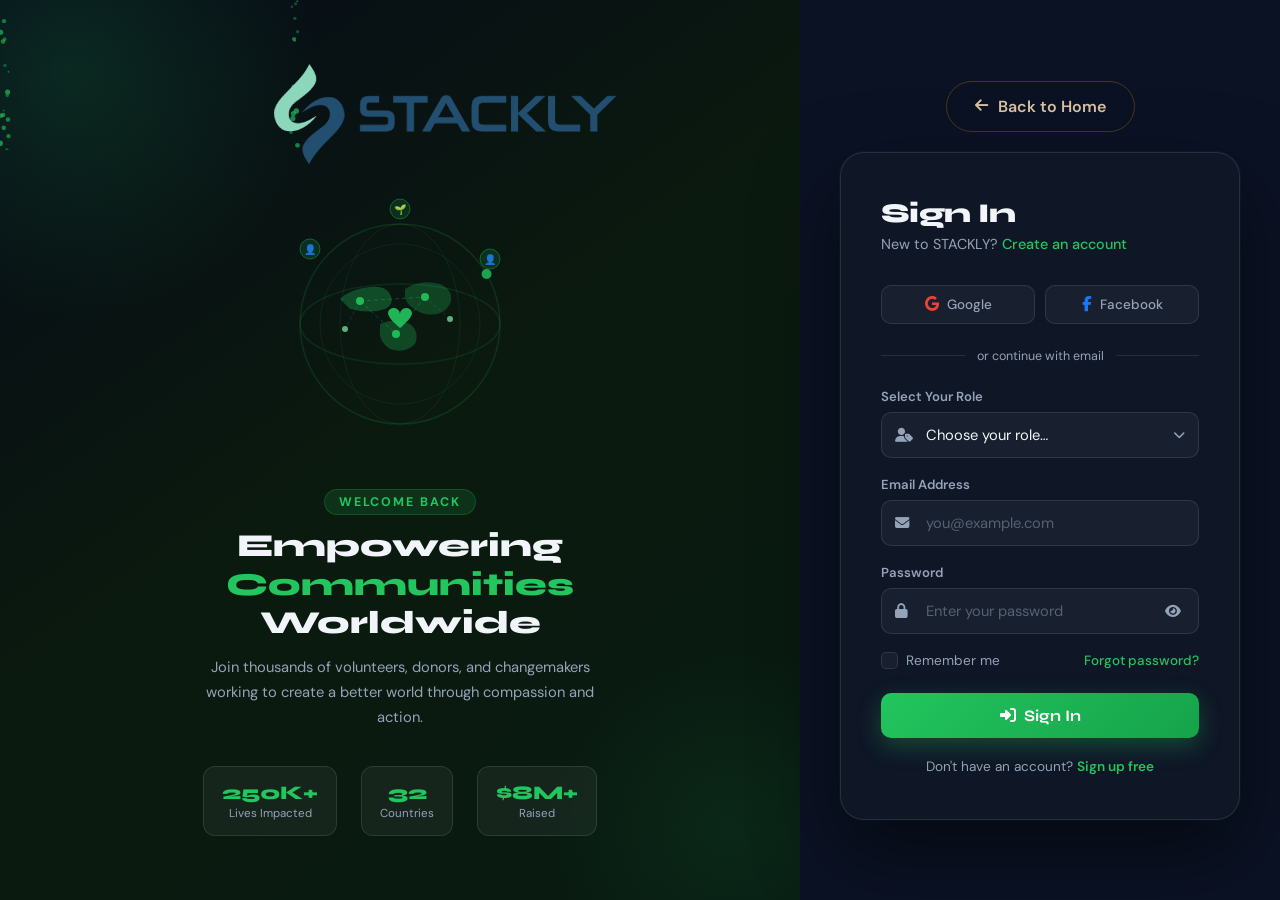
<file: login.html>
<!DOCTYPE html>
<html lang="en">
<head>
  <meta charset="UTF-8" />
  <meta name="viewport" content="width=device-width, initial-scale=1.0" />
  <title>STACKLY — Login</title>
  <link rel="stylesheet" href="https://cdnjs.cloudflare.com/ajax/libs/font-awesome/6.5.0/css/all.min.css" />
  <style>
    @import url('https://fonts.googleapis.com/css2?family=Syne:wght@400;600;700;800&family=DM+Sans:opsz,wght@9..40,300;9..40,400;9..40,500;9..40,600&display=swap');

    :root {
      --bg:        #060b18;
      --bg2:       #0b1224;
      --card:      #111827;
      --accent:    #22c55e;
      --acc-dark:  #16a34a;
      --acc-glow:  rgba(34,197,94,0.14);
      --txt:       #f1f5f9;
      --txt2:      #94a3b8;
      --border:    rgba(255,255,255,0.10);
      --radius:    16px;
      --font-h:    'Syne', sans-serif;
      --font-b:    'DM Sans', sans-serif;
    }

    *, *::before, *::after { margin:0; padding:0; box-sizing:border-box; }
    html { font-size:16px; scroll-behavior:smooth; }
    body {
      font-family: var(--font-b);
      background: var(--bg);
      color: var(--txt);
      min-height: 100vh;
      overflow-x: hidden;
      -webkit-font-smoothing: antialiased;
    }
    a { text-decoration:none; color:inherit; }

    /* ── LAYOUT ── */
    .login-wrapper {
      display: flex;
      min-height: 100vh;
    }

    /* ── LEFT PANEL ── */
    .login-left {
      flex: 1;
      background: linear-gradient(145deg, #060b18 0%, #0b1a0e 50%, #081a12 100%);
      position: relative;
      display: flex;
      flex-direction: column;
      align-items: center;
      justify-content: center;
      padding: 60px 48px;
      overflow: hidden;
    }
    .login-left::before {
      content: '';
      position: absolute;
      top: -180px; left: -180px;
      width: 500px; height: 500px;
      background: radial-gradient(circle, rgba(34,197,94,0.15) 0%, transparent 70%);
      border-radius: 50%;
      animation: glowPulse 4s ease-in-out infinite;
    }
    .login-left::after {
      content: '';
      position: absolute;
      bottom: -120px; right: -120px;
      width: 380px; height: 380px;
      background: radial-gradient(circle, rgba(34,197,94,0.08) 0%, transparent 70%);
      border-radius: 50%;
    }
    @keyframes glowPulse {
      0%, 100% { transform: scale(1); opacity: 1; }
      50%       { transform: scale(1.08); opacity: 0.7; }
    }

    /* particles canvas */
    #particles-canvas {
      position: absolute;
      inset: 0;
      pointer-events: none;
      z-index: 0;
    }

    .left-content {
      position: relative;
      z-index: 2;
      max-width: 420px;
      text-align: center;
    }
    .left-logo {
      font-family: var(--font-h);
      font-size: 1.6rem;
      font-weight: 800;
      color: var(--accent);
      letter-spacing: -0.02em;
      margin-bottom: 48px;
      display: flex;
      align-items: center;
      gap: 8px;
      justify-content: center;
    }
    .left-logo span { color: var(--txt); }
    .left-logo{
    cursor:pointer;
}

    /* NGO Illustration */
    .ngo-illustration {
      width: 280px;
      height: 280px;
      margin: 0 auto 40px;
      position: relative;
    }
    .ngo-illustration svg {
      width: 100%;
      height: 100%;
    }

    /* Welcome text cycle */
    .welcome-block {
      margin-bottom: 32px;
    }
    .welcome-pre {
      font-size: 0.78rem;
      font-weight: 700;
      letter-spacing: 0.15em;
      text-transform: uppercase;
      color: var(--accent);
      background: var(--acc-glow);
      border: 1px solid rgba(34,197,94,0.22);
      padding: 4px 14px;
      border-radius: 40px;
      display: inline-block;
      margin-bottom: 12px;
    }
    .welcome-title {
      font-family: var(--font-h);
      font-size: clamp(1.6rem, 2.5vw, 2.1rem);
      font-weight: 800;
      line-height: 1.2;
      margin-bottom: 12px;
      min-height: 2.5em;
    }
    .welcome-title .typed-word {
      color: var(--accent);
      display: inline-block;
    }
    .welcome-desc {
      color: var(--txt2);
      font-size: 0.92rem;
      line-height: 1.7;
    }

    /* Impact mini-stats */
    .impact-mini {
      display: flex;
      gap: 24px;
      justify-content: center;
      margin-top: 36px;
    }
    .impact-chip {
      background: rgba(255,255,255,0.05);
      border: 1px solid var(--border);
      border-radius: 12px;
      padding: 14px 18px;
      text-align: center;
      backdrop-filter: blur(8px);
    }
    .impact-chip-num {
      font-family: var(--font-h);
      font-size: 1.2rem;
      font-weight: 800;
      color: var(--accent);
    }
    .impact-chip-label {
      font-size: 0.72rem;
      color: var(--txt2);
      margin-top: 2px;
    }

    /* ── RIGHT PANEL ── */
    .login-right {
      width: 480px;
      background: var(--bg2);
      display: flex;
gap: 20px;
      flex-direction: column;
      align-items: center;
      justify-content: center;
      padding: 40px 32px;
      position: relative;
    }

    /* Glassmorphism card */
    .login-card {
      width: 100%;
      max-width: 400px;
      background: rgba(17,24,39,0.85);
      border: 1px solid var(--border);
      border-radius: 24px;
      padding: 44px 40px;
      backdrop-filter: blur(20px);
      box-shadow: 0 32px 80px rgba(0,0,0,0.5), 0 0 0 1px rgba(34,197,94,0.06);
      animation: cardIn 0.6s cubic-bezier(0.22,1,0.36,1) both;
    }
    @keyframes cardIn {
      from { opacity:0; transform: translateY(24px); }
      to   { opacity:1; transform: translateY(0); }
    }

    .card-header { margin-bottom: 32px; }
    .card-header h1 {
      font-family: var(--font-h);
      font-size: 1.7rem;
      font-weight: 800;
      letter-spacing: -0.02em;
      margin-bottom: 6px;
    }
    .card-header p { color: var(--txt2); font-size: 0.9rem; }
    .card-header p a { color: var(--accent); font-weight: 500; }
    .card-header p a:hover { text-decoration: underline; }

    /* Social login */
    .social-login {
      display: flex;
      gap: 10px;
      margin-bottom: 24px;
    }
    .social-btn-login {
      flex: 1;
      display: flex;
      align-items: center;
      justify-content: center;
      gap: 8px;
      padding: 10px;
      border: 1px solid var(--border);
      border-radius: 10px;
      background: rgba(255,255,255,0.04);
      color: var(--txt2);
      font-size: 0.84rem;
      font-weight: 500;
      cursor: pointer;
      transition: all 0.22s ease;
      font-family: var(--font-b);
    }
    .social-btn-login:hover {
      background: rgba(255,255,255,0.08);
      border-color: rgba(255,255,255,0.2);
      color: var(--txt);
    }
    .social-btn-login i { font-size: 0.95rem; }
    .social-btn-login.google i { color: #ea4335; }
    .social-btn-login.fb i { color: #1877f2; }

    .divider {
      display: flex;
      align-items: center;
      gap: 12px;
      margin-bottom: 24px;
      color: var(--txt2);
      font-size: 0.78rem;
    }
    .divider::before, .divider::after {
      content: '';
      flex: 1;
      height: 1px;
      background: var(--border);
    }

    /* Animated inputs */
    .form-group {
      margin-bottom: 18px;
      position: relative;
    }
    .form-group label {
      display: block;
      font-size: 0.82rem;
      font-weight: 600;
      color: var(--txt2);
      margin-bottom: 7px;
      transition: color 0.2s;
    }
    .form-group:focus-within label { color: var(--accent); }
    .input-wrap {
      position: relative;
    }
    .input-wrap .input-icon {
      position: absolute;
      left: 14px;
      top: 50%;
      transform: translateY(-50%);
      color: var(--txt2);
      font-size: 0.9rem;
      transition: color 0.2s;
      pointer-events: none;
    }
    .form-group:focus-within .input-icon { color: var(--accent); }
    .form-group input {
      width: 100%;
      background: rgba(255,255,255,0.04);
      border: 1.5px solid var(--border);
      border-radius: 10px;
      padding: 12px 44px;
      color: var(--txt);
      font-size: 0.92rem;
      font-family: var(--font-b);
      outline: none;
      transition: border-color 0.22s, background 0.22s, box-shadow 0.22s;
    }
    .form-group input:focus {
      border-color: var(--accent);
      background: rgba(34,197,94,0.05);
      box-shadow: 0 0 0 3px rgba(34,197,94,0.12);
    }
    .form-group input::placeholder { color: rgba(148,163,184,0.5); }

    /* Password toggle */
    .pwd-toggle {
      position: absolute;
      right: 14px;
      top: 50%;
      transform: translateY(-50%);
      background: none;
      border: none;
      color: var(--txt2);
      cursor: pointer;
      padding: 4px;
      font-size: 0.88rem;
      transition: color 0.2s;
    }
    .pwd-toggle:hover { color: var(--accent); }

    /* Input animated border */
    .form-group input:focus ~ .input-line { width: 100%; }
    .input-line {
      position: absolute;
      bottom: 0; left: 0;
      height: 2px;
      width: 0;
      background: var(--accent);
      border-radius: 2px;
      transition: width 0.3s ease;
      display: none;
    }

    /* Remember + Forgot */
    .form-meta {
      display: flex;
      align-items: center;
      justify-content: space-between;
      margin-bottom: 24px;
    }
    .remember-label {
      display: flex;
      align-items: center;
      gap: 8px;
      cursor: pointer;
      font-size: 0.85rem;
      color: var(--txt2);
      user-select: none;
    }
    .remember-label input[type="checkbox"] { display: none; }
    .checkbox-custom {
      width: 17px; height: 17px;
      border: 1.5px solid var(--border);
      border-radius: 5px;
      background: rgba(255,255,255,0.04);
      display: flex;
      align-items: center;
      justify-content: center;
      transition: all 0.2s;
      flex-shrink: 0;
    }
    .remember-label input:checked + .checkbox-custom {
      background: var(--accent);
      border-color: var(--accent);
    }
    .remember-label input:checked + .checkbox-custom::after {
      content: '✓';
      color: #000;
      font-size: 10px;
      font-weight: 800;
    }
    .forgot-link {
      font-size: 0.84rem;
      color: var(--accent);
      font-weight: 500;
    }
    .forgot-link:hover { text-decoration: underline; }

    /* Submit */
    .btn-login {
      width: 100%;
      padding: 13px;
      background: linear-gradient(135deg, var(--accent), #16a34a);
      border: none;
      border-radius: 10px;
      color: #fff;
      font-family: var(--font-h);
      font-size: 1rem;
      font-weight: 700;
      cursor: pointer;
      position: relative;
      overflow: hidden;
      transition: opacity 0.2s, transform 0.2s, box-shadow 0.2s;
      display: flex;
      align-items: center;
      justify-content: center;
      gap: 8px;
      box-shadow: 0 8px 24px rgba(34,197,94,0.3);
    }
    .btn-login:hover {
      opacity: 0.9;
      transform: translateY(-1px);
      box-shadow: 0 12px 32px rgba(34,197,94,0.4);
    }
    .btn-login:active { transform: translateY(0); }
    .btn-login .btn-shine {
      position: absolute;
      top: 0; left: -100%;
      width: 60%;
      height: 100%;
      background: linear-gradient(90deg, transparent, rgba(255,255,255,0.18), transparent);
      transform: skewX(-20deg);
      animation: btnShine 3s ease-in-out infinite 1s;
    }
    @keyframes btnShine {
      0%   { left: -100%; }
      40%, 100% { left: 150%; }
    }
    .btn-login .spinner {
      display: none;
      width: 18px; height: 18px;
      border: 2px solid rgba(255,255,255,0.3);
      border-top-color: #fff;
      border-radius: 50%;
      animation: spin 0.7s linear infinite;
    }
    @keyframes spin { to { transform: rotate(360deg); } }
    .btn-login.loading .btn-text { display: none; }
    .btn-login.loading .spinner { display: block; }

    .signup-text {
      text-align: center;
      margin-top: 20px;
      font-size: 0.85rem;
      color: var(--txt2);
    }
    .signup-text a { color: var(--accent); font-weight: 600; }
    .signup-text a:hover { text-decoration: underline; } 












    .back-home-btn{
    display:inline-flex;
    align-items:center;
    gap:10px;
    padding:14px 28px;
    border-radius:50px;
    border:1px solid rgba(255,170,0,0.25);
    background:transparent;
    color:#d8c3a5;
    text-decoration:none;
    font-size:1rem;
    font-weight:600;
    transition:all .3s ease;
    backdrop-filter:blur(10px);
}

.back-home-btn i{
    font-size:0.95rem;
}

.back-home-btn:hover{
    transform:translateY(-2px);
    background:rgba(255,170,0,0.12);
    border-color:rgba(255,170,0,0.4);
}

@media(max-width:768px){
    .back-home-btn{
        padding:12px 22px;
        font-size:0.9rem;
        gap:8px;
    }
}

@media(max-width:480px){
    .back-home-btn{
        width:100%;
        justify-content:center;
        padding:12px 18px;
    }
}












































    /* ── SUCCESS OVERLAY ── */
    .login-success {
      position: absolute;
      inset: 0;
      background: rgba(6,11,24,0.96);
      display: flex;
      align-items: center;
      justify-content: center;
      flex-direction: column;
      gap: 16px;
      border-radius: 24px;
      opacity: 0;
      visibility: hidden;
      transition: opacity 0.4s ease, visibility 0.4s ease;
      z-index: 10;
      text-align: center;
      padding: 32px;
    }
    .login-success.show { opacity:1; visibility: visible; }
    .success-icon {
      width: 72px; height: 72px;
      background: var(--acc-glow);
      border: 2px solid var(--accent);
      border-radius: 50%;
      display: flex;
      align-items: center;
      justify-content: center;
      font-size: 2rem;
      color: var(--accent);
      animation: successPop 0.5s cubic-bezier(0.22,1,0.36,1) both;
    }
    @keyframes successPop {
      from { transform: scale(0); opacity:0; }
      to   { transform: scale(1); opacity:1; }
    }
    .success-title {
      font-family: var(--font-h);
      font-size: 1.4rem;
      font-weight: 800;
    }
    .success-sub { color: var(--txt2); font-size: 0.9rem; }
    .success-redirect {
      width: 200px;
      height: 4px;
      background: rgba(255,255,255,0.08);
      border-radius: 2px;
      overflow: hidden;
      margin-top: 8px;
    }
    .success-redirect-bar {
      height: 100%;
      width: 0;
      background: linear-gradient(90deg, var(--accent), #86efac);
      border-radius: 2px;
      transition: width 2.5s linear;
    }

    /* ── FORGOT PASSWORD MODAL ── */
    .modal-overlay {
      position: fixed;
      inset: 0;
      background: rgba(0,0,0,0.7);
      display: flex;
      align-items: center;
      justify-content: center;
      z-index: 9999;
      opacity: 0;
      visibility: hidden;
      transition: opacity 0.3s, visibility 0.3s;
      padding: 16px;
    }
    .modal-overlay.open { opacity:1; visibility: visible; }
    .modal-box {
      background: var(--card);
      border: 1px solid var(--border);
      border-radius: 20px;
      padding: 40px 36px;
      max-width: 400px;
      width: 100%;
      position: relative;
      transform: scale(0.9);
      transition: transform 0.3s cubic-bezier(0.22,1,0.36,1);
      box-shadow: 0 32px 80px rgba(0,0,0,0.6);
    }
    .modal-overlay.open .modal-box { transform: scale(1); }
    .modal-close {
      position: absolute;
      top: 16px; right: 16px;
      width: 32px; height: 32px;
      background: rgba(255,255,255,0.06);
      border: 1px solid var(--border);
      border-radius: 8px;
      display: flex; align-items: center; justify-content: center;
      cursor: pointer;
      color: var(--txt2);
      font-size: 0.9rem;
      transition: background 0.2s, color 0.2s;
    }
    .modal-close:hover { background: rgba(255,255,255,0.12); color: var(--txt); }
    .modal-box h2 {
      font-family: var(--font-h);
      font-size: 1.35rem;
      font-weight: 800;
      margin-bottom: 8px;
    }
    .modal-box p { color: var(--txt2); font-size: 0.88rem; margin-bottom: 24px; line-height: 1.6; }
    .modal-box .btn-login { margin-top: 8px; }

    /* ── ROLE SELECT ── */
    .role-select-wrap {
      position: relative;
    }
    .role-select-wrap .input-icon {
      position: absolute;
      left: 14px;
      top: 50%;
      transform: translateY(-50%);
      color: var(--txt2);
      font-size: 0.9rem;
      pointer-events: none;
      transition: color 0.2s;
      z-index: 1;
    }
    .role-select-wrap:focus-within .input-icon { color: var(--accent); }
    .role-select {
      width: 100%;
      background: rgba(255,255,255,0.04);
      border: 1.5px solid var(--border);
      border-radius: 10px;
      padding: 12px 44px 12px 44px;
      color: var(--txt);
      font-size: 0.92rem;
      font-family: var(--font-b);
      outline: none;
      appearance: none;
      -webkit-appearance: none;
      cursor: pointer;
      transition: border-color 0.22s, background 0.22s, box-shadow 0.22s;
    }
    .role-select:focus {
      border-color: var(--accent);
      background: rgba(34,197,94,0.05);
      box-shadow: 0 0 0 3px rgba(34,197,94,0.12);
    }
    .role-select option { background: #111827; color: var(--txt); }
    .role-chevron {
      position: absolute;
      right: 14px;
      top: 50%;
      transform: translateY(-50%);
      color: var(--txt2);
      font-size: 0.75rem;
      pointer-events: none;
    }

    /* ── MOBILE ── */
    @media (max-width: 900px) {
      .login-left { display: none; }
      .login-right {
        width: 100%;
        min-height: 100vh;
        background: var(--bg);
        padding: 32px 20px;
      }

      .back-home-btn {
        position: relative;
        left: 16px; 
        width: auto;
        margin: 0;
      }
    }
    @media (max-width: 480px) {
      .login-card { padding: 32px 24px; }
      .social-login { flex-direction: column; }
    }
  </style>
</head>
<body>

<div class="login-wrapper">

  <!-- ═══ LEFT: Illustration Panel ═══ -->
  <div class="login-left">
    <canvas id="particles-canvas"></canvas>

    <div class="left-content">
      <a href="index.html" class="nav-logo"><img src="./images//logo-dark.webp" alt="STACKLY Logo" class="dashboard-logo-img" /></a>

      <!-- SVG Illustration -->
      <div class="ngo-illustration">
        <svg viewBox="0 0 280 280" xmlns="http://www.w3.org/2000/svg">
          <!-- Globe base -->
          <circle cx="140" cy="155" r="100" fill="none" stroke="rgba(34,197,94,0.15)" stroke-width="1.5"/>
          <circle cx="140" cy="155" r="80" fill="none" stroke="rgba(34,197,94,0.1)" stroke-width="1"/>
          <!-- Globe arcs -->
          <ellipse cx="140" cy="155" rx="100" ry="40" fill="none" stroke="rgba(34,197,94,0.12)" stroke-width="1.5"/>
          <ellipse cx="140" cy="155" rx="60" ry="100" fill="none" stroke="rgba(34,197,94,0.1)" stroke-width="1"/>
          <!-- Continents (simplified) -->
          <path d="M80 130 Q90 120 110 118 Q125 116 130 125 Q135 135 125 140 Q110 145 90 140 Z" fill="rgba(34,197,94,0.3)"/>
          <path d="M145 120 Q160 110 180 115 Q195 122 190 135 Q183 148 165 145 Q148 140 145 128 Z" fill="rgba(34,197,94,0.25)"/>
          <path d="M120 155 Q135 148 150 155 Q160 163 155 175 Q145 185 130 180 Q118 172 120 160 Z" fill="rgba(34,197,94,0.28)"/>
          <!-- Connecting dots/nodes -->
          <circle cx="100" cy="132" r="4" fill="#22c55e" opacity="0.9"/>
          <circle cx="165" cy="128" r="4" fill="#22c55e" opacity="0.9"/>
          <circle cx="136" cy="165" r="4" fill="#22c55e" opacity="0.9"/>
          <circle cx="190" cy="150" r="3" fill="#86efac" opacity="0.7"/>
          <circle cx="85" cy="160" r="3" fill="#86efac" opacity="0.7"/>
          <!-- Connecting lines -->
          <line x1="100" y1="132" x2="165" y2="128" stroke="rgba(34,197,94,0.3)" stroke-width="1" stroke-dasharray="4 3"/>
          <line x1="165" y1="128" x2="136" y2="165" stroke="rgba(34,197,94,0.3)" stroke-width="1" stroke-dasharray="4 3"/>
          <line x1="100" y1="132" x2="136" y2="165" stroke="rgba(34,197,94,0.3)" stroke-width="1" stroke-dasharray="4 3"/>
          <line x1="165" y1="128" x2="190" y2="150" stroke="rgba(34,197,94,0.2)" stroke-width="1" stroke-dasharray="3 3"/>
          <line x1="100" y1="132" x2="85" y2="160" stroke="rgba(34,197,94,0.2)" stroke-width="1" stroke-dasharray="3 3"/>
          <!-- Heart at center -->
          <path d="M133 145 C133 142 130 139 127 139 C124 139 121 141 121 144 C121 148 127 154 133 159 C139 154 145 148 145 144 C145 141 142 139 139 139 C136 139 133 142 133 145 Z" fill="#22c55e" opacity="0.9" transform="translate(7, 0)"/>
          <!-- Floating people icons -->
          <circle cx="50" cy="80" r="10" fill="rgba(34,197,94,0.15)" stroke="rgba(34,197,94,0.4)" stroke-width="1"/>
          <text x="50" y="84" text-anchor="middle" fill="#22c55e" font-size="10">👤</text>
          <circle cx="230" cy="90" r="10" fill="rgba(34,197,94,0.15)" stroke="rgba(34,197,94,0.4)" stroke-width="1"/>
          <text x="230" y="94" text-anchor="middle" fill="#22c55e" font-size="10">👤</text>
          <circle cx="140" cy="40" r="10" fill="rgba(34,197,94,0.15)" stroke="rgba(34,197,94,0.4)" stroke-width="1"/>
          <text x="140" y="44" text-anchor="middle" fill="#22c55e" font-size="10">🌱</text>
          <!-- Animated orbit dot -->
          <circle r="5" fill="#22c55e" opacity="0.8">
            <animateMotion dur="6s" repeatCount="indefinite">
              <mpath href="#orbit-path"/>
            </animateMotion>
          </circle>
          <path id="orbit-path" d="M 140 55 A 100 100 0 1 1 139.9 55" fill="none"/>
        </svg>
      </div>

      <!-- Animated welcome text -->
      <div class="welcome-block">
        <span class="welcome-pre">Welcome Back</span>
        <h2 class="welcome-title">
          Empowering <span class="typed-word" id="typed-word">Communities</span><br>Worldwide
        </h2>
        <p class="welcome-desc">Join thousands of volunteers, donors, and changemakers working to create a better world through compassion and action.</p>
      </div>

      <!-- Impact chips -->
      <div class="impact-mini">
        <div class="impact-chip">
          <div class="impact-chip-num">250K+</div>
          <div class="impact-chip-label">Lives Impacted</div>
        </div>
        <div class="impact-chip">
          <div class="impact-chip-num">32</div>
          <div class="impact-chip-label">Countries</div>
        </div>
        <div class="impact-chip">
          <div class="impact-chip-num">$8M+</div>
          <div class="impact-chip-label">Raised</div>
        </div>
      </div>
    </div>
  </div>

  <!-- ═══ RIGHT: Login Card ═══ -->
   




  <div class="login-right">
    <a href="index.html" class="back-home-btn">
  <i class="fas fa-arrow-left"></i>
  Back to Home
</a>
    <div class="login-card" id="login-card">


    



      <!-- Success overlay -->
      <div class="login-success" id="login-success">
        <div class="success-icon"><i class="fas fa-check"></i></div>
        <div class="success-title">Welcome Back!</div>
        <div class="success-sub">Redirecting to your dashboard…</div>
        <div class="success-redirect"><div class="success-redirect-bar" id="success-bar"></div></div>
      </div>

      <div class="card-header">
        <h1>Sign In</h1>
        <p>New to STACKLY? <a href="index.html">Create an account</a></p>
      </div>

      <!-- Social login -->
      <div class="social-login">
        <button class="social-btn-login google" onclick="socialLogin('Google')">
          <i class="fab fa-google"></i> Google
        </button>
        <button class="social-btn-login fb" onclick="socialLogin('Facebook')">
          <i class="fab fa-facebook-f"></i> Facebook
        </button>
      </div>

      <div class="divider">or continue with email</div> 





      








      <!-- Form -->
      <form id="login-form" novalidate>

        <div class="form-group">
          <label for="role">Select Your Role</label>
          <div class="role-select-wrap">
            <i class="fas fa-user-tag input-icon"></i>
            <select id="role" name="role" class="role-select" required>
              <option value="" disabled selected>Choose your role…</option>
              <option value="volunteer">Volunteer</option>
              <option value="program-manager">Program Manager</option>
            </select>
            <i class="fas fa-chevron-down role-chevron"></i>
          </div>
        </div>

        <div class="form-group">
          <label for="email">Email Address</label>
          <div class="input-wrap">
            <i class="fas fa-envelope input-icon"></i>
            <input type="email" id="email" name="email" placeholder="you@example.com" autocomplete="email" required />
            <button type="button" class="pwd-toggle" style="visibility:hidden" tabindex="-1"></button>
          </div>
        </div>

        <div class="form-group">
          <label for="password">Password</label>
          <div class="input-wrap">
            <i class="fas fa-lock input-icon"></i>
            <input type="password" id="password" name="password" placeholder="Enter your password" autocomplete="current-password" required />
            <button type="button" class="pwd-toggle" id="pwd-toggle" aria-label="Toggle password" tabindex="-1">
              <i class="fas fa-eye"></i>
            </button>
          </div>
        </div>

        <div class="form-meta">
          <label class="remember-label">
            <input type="checkbox" id="remember" />
            <span class="checkbox-custom"></span>
            Remember me
          </label>
          <a href="#" class="forgot-link" id="forgot-link">Forgot password?</a>
        </div>

        <button type="submit" class="btn-login" id="login-btn">
          <span class="btn-shine"></span>
          <span class="btn-text"><i class="fas fa-sign-in-alt"></i>&nbsp; Sign In</span>
          <span class="spinner"></span>
        </button>

        <p class="signup-text">Don't have an account? <a href="index.html">Sign up free</a></p>
      </form>
    </div>
  </div>

</div>

<!-- Forgot Password Modal -->
<div class="modal-overlay" id="forgot-modal">
  <div class="modal-box">
    <button class="modal-close" id="modal-close"><i class="fas fa-times"></i></button>
    <h2>Reset Password</h2>
    <p>Enter your email address and we'll send you a link to reset your password within a few minutes.</p>
    <div class="form-group">
      <label for="reset-email">Email Address</label>
      <div class="input-wrap">
        <i class="fas fa-envelope input-icon"></i>
        <input type="email" id="reset-email" placeholder="you@example.com" />
      </div>
    </div>
    <button class="btn-login" id="reset-btn" onclick="sendReset()">
      <span class="btn-shine"></span>
      <span class="btn-text"><i class="fas fa-paper-plane"></i>&nbsp; Send Reset Link</span>
      <span class="spinner"></span>
    </button>
  </div>
</div>

<script>
'use strict';

/* ── CANVAS PARTICLES ── */
(function() {
  const canvas = document.getElementById('particles-canvas');
  if (!canvas) return;
  const ctx = canvas.getContext('2d');
  let W, H, particles = [];
  const resize = () => {
    W = canvas.width  = canvas.offsetWidth;
    H = canvas.height = canvas.offsetHeight;
  };
  resize();
  window.addEventListener('resize', resize);

  const count = 30;
  for (let i = 0; i < count; i++) {
    particles.push({
      x: Math.random() * 9999,
      y: Math.random() * 9999,
      r: Math.random() * 2.5 + 0.5,
      vx: (Math.random() - 0.5) * 0.3,
      vy: -(Math.random() * 0.4 + 0.15),
      a: Math.random()
    });
  }

  const draw = () => {
    ctx.clearRect(0, 0, W, H);
    particles.forEach(p => {
      p.x += p.vx; p.y += p.vy;
      if (p.y < 0) p.y = H;
      if (p.x < 0) p.x = W;
      if (p.x > W) p.x = 0;
      p.a = 0.3 + 0.4 * Math.abs(Math.sin(Date.now() / 2000 + p.r));
      ctx.beginPath();
      ctx.arc(p.x % W, p.y % H, p.r, 0, Math.PI * 2);
      ctx.fillStyle = `rgba(34,197,94,${p.a})`;
      ctx.fill();
    });
    requestAnimationFrame(draw);
  };
  draw();
})();

/* ── TYPED ANIMATION ── */
(function() {
  const words = ['Communities', 'Futures', 'Families', 'Children', 'the World'];
  const el = document.getElementById('typed-word');
  if (!el) return;
  let i = 0, charI = 0, deleting = false;
  const type = () => {
    const word = words[i];
    if (!deleting) {
      el.textContent = word.slice(0, ++charI);
      if (charI === word.length) { deleting = true; setTimeout(type, 2000); return; }
    } else {
      el.textContent = word.slice(0, --charI);
      if (charI === 0) { deleting = false; i = (i + 1) % words.length; }
    }
    setTimeout(type, deleting ? 60 : 90);
  };
  type();
})();

/* ── PASSWORD TOGGLE ── */
const pwdInput  = document.getElementById('password');
const pwdToggle = document.getElementById('pwd-toggle');
if (pwdToggle && pwdInput) {
  pwdToggle.addEventListener('click', () => {
    const show = pwdInput.type === 'password';
    pwdInput.type = show ? 'text' : 'password';
    pwdToggle.querySelector('i').className = show ? 'fas fa-eye-slash' : 'fas fa-eye';
  });
}

/* ── FORGOT MODAL ── */
const forgotLink  = document.getElementById('forgot-link');
const forgotModal = document.getElementById('forgot-modal');
const modalClose  = document.getElementById('modal-close');
if (forgotLink) {
  forgotLink.addEventListener('click', e => {
    e.preventDefault();
    forgotModal.classList.add('open');
  });
}
if (modalClose) {
  modalClose.addEventListener('click', () => forgotModal.classList.remove('open'));
}
forgotModal && forgotModal.addEventListener('click', e => {
  if (e.target === forgotModal) forgotModal.classList.remove('open');
});

/* ── SEND RESET ── */
function sendReset() {
  const btn = document.getElementById('reset-btn');
  const email = document.getElementById('reset-email').value.trim();
  if (!email || !email.includes('@')) {
    document.getElementById('reset-email').style.borderColor = '#ef4444';
    return;
  }
  btn.classList.add('loading');
  setTimeout(() => {
    btn.classList.remove('loading');
    const box = btn.closest('.modal-box');
    box.innerHTML = `<div style="text-align:center;padding:16px 0">
      <div style="width:60px;height:60px;background:rgba(34,197,94,0.12);border:2px solid #22c55e;border-radius:50%;display:flex;align-items:center;justify-content:center;font-size:1.6rem;color:#22c55e;margin:0 auto 16px">
        <i class="fas fa-envelope"></i>
      </div>
      <h2 style="font-family:'Syne',sans-serif;font-size:1.2rem;font-weight:800;margin-bottom:8px">Check Your Email</h2>
      <p style="color:#94a3b8;font-size:0.88rem;line-height:1.6;margin-bottom:20px">We've sent a reset link to <strong style="color:#f1f5f9">${email}</strong>.</p>
      <button onclick="document.getElementById('forgot-modal').classList.remove('open')" style="padding:10px 24px;background:linear-gradient(135deg,#22c55e,#16a34a);border:none;border-radius:8px;color:#fff;font-weight:700;cursor:pointer;font-family:'DM Sans',sans-serif">Done</button>
    </div>`;
  }, 1500);
}

/* ── SOCIAL LOGIN ── */
/* ── SOCIAL LOGIN ── */
function socialLogin(provider) {
  // Directly send the user to the 404 page instantly
  window.location.href = '404.html';
} 

/* ── LOGIN FORM ── */
document.getElementById('login-form').addEventListener('submit', function(e) {
  e.preventDefault();
  const btn = document.getElementById('login-btn');
  const role  = document.getElementById('role').value;
  const email = document.getElementById('email').value.trim();
  const pwd   = document.getElementById('password').value;

  let valid = true;

  if (!role) {
    document.getElementById('role').style.borderColor = '#ef4444';
    valid = false;
  } else {
    document.getElementById('role').style.borderColor = '';
  }
  if (!email || !email.includes('@')) {
    document.getElementById('email').style.borderColor = '#ef4444';
    valid = false;
  } else {
    document.getElementById('email').style.borderColor = '';
  }
  if (!pwd || pwd.length < 4) {
    document.getElementById('password').style.borderColor = '#ef4444';
    valid = false;
  } else {
    document.getElementById('password').style.borderColor = '';
  }
  if (!valid) return;
  const literalInputText = email; 

  const userSession = {
    email: literalInputText,
    name: literalInputText, // No string modifications, directly displays original string text
    initials: literalInputText.substring(0, 2).toUpperCase() // Standard first 2 letters for avatar box
  };

  localStorage.setItem('stackly_user', JSON.stringify(userSession));

  const dest = role === 'volunteer' ? 'volunteer-dashboard.html' : 'program-manager-dashboard.html';

  btn.classList.add('loading');
  setTimeout(() => {
    btn.classList.remove('loading');
    showSuccess('Login Successful!', dest);
  }, 1600);
});

function showSuccess(msg, dest) {
  const overlay = document.getElementById('login-success');
  overlay.querySelector('.success-title').textContent = msg;
  overlay.classList.add('show');
  setTimeout(() => {
    const bar = document.getElementById('success-bar');
    bar.style.width = '100%';
  }, 100);
  setTimeout(() => { window.location.href = dest || 'dashboard.html'; }, 2700);
}

/* ── INPUT SHAKE ON INVALID ── */
document.querySelectorAll('.form-group input, .role-select').forEach(inp => {
  inp.addEventListener('input', () => { inp.style.borderColor = ''; });
  inp.addEventListener('change', () => { inp.style.borderColor = ''; });
});
</script>
</body>
</html>
</file>
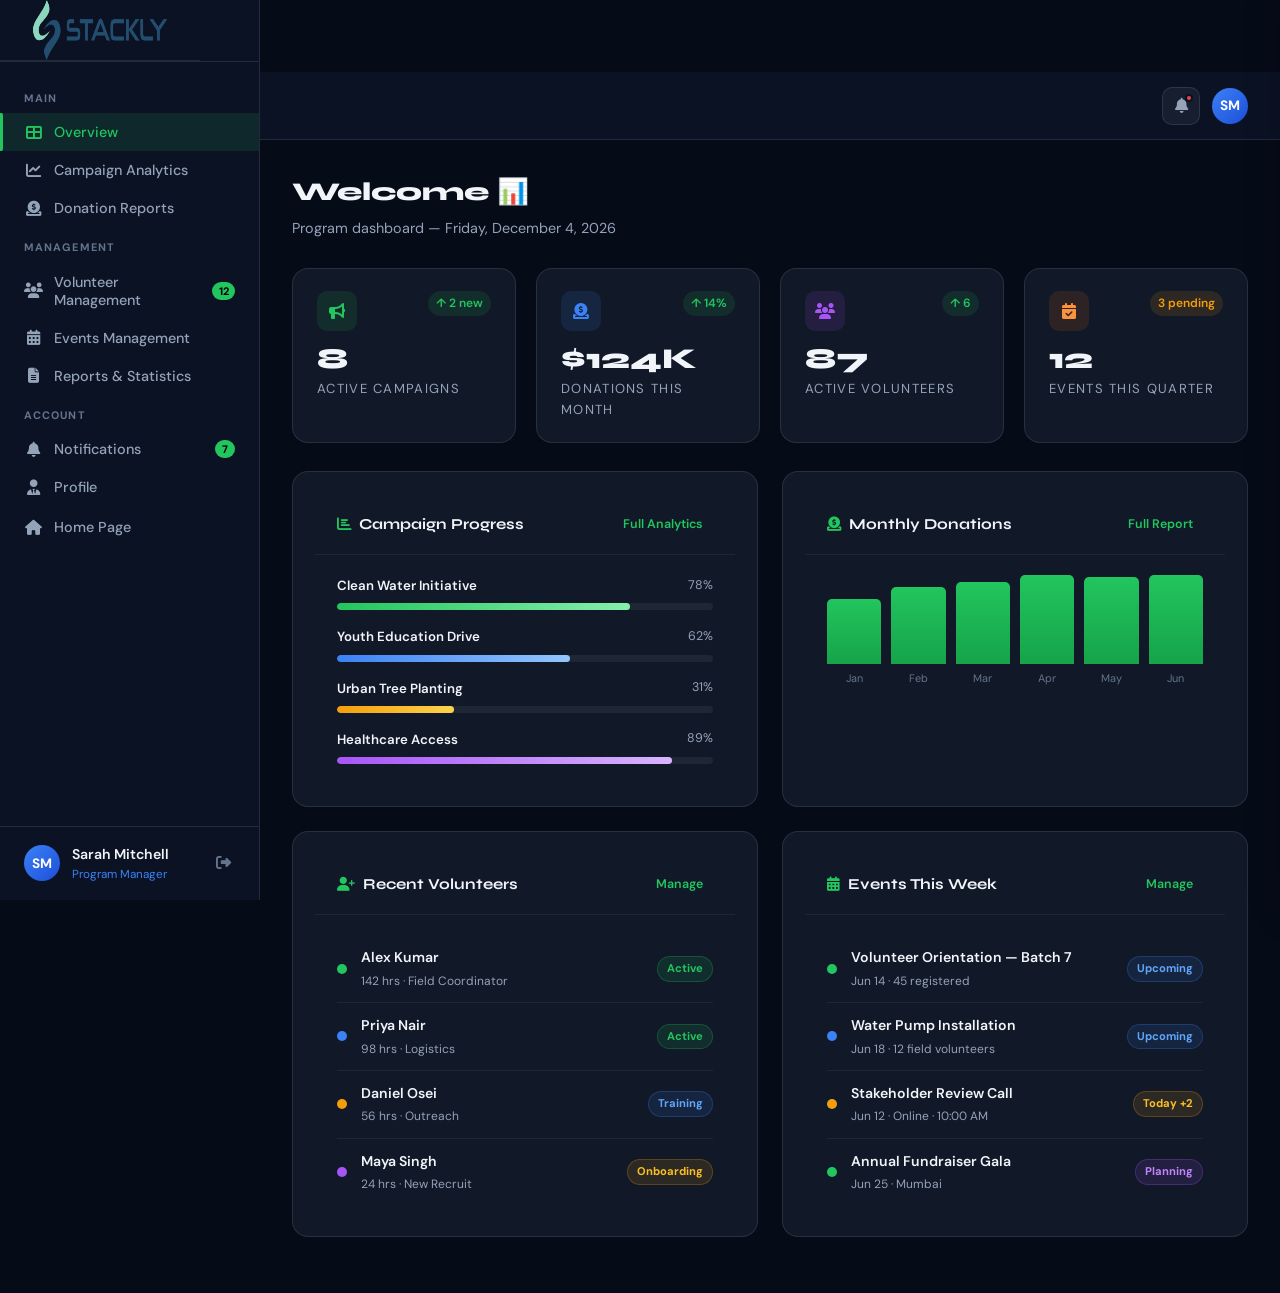
<file: program-manager-dashboard.html>
<!DOCTYPE html>
<html lang="en">
<head>
  <meta charset="UTF-8" />
  <meta name="viewport" content="width=device-width, initial-scale=1.0" />
  <title>STACKLY — Program Manager Dashboard</title>
  <link rel="stylesheet" href="https://cdnjs.cloudflare.com/ajax/libs/font-awesome/6.5.0/css/all.min.css" />
  <link rel="stylesheet" href="style.css" />
  <style>
    @import url('https://fonts.googleapis.com/css2?family=Syne:wght@400;600;700;800&family=DM+Sans:opsz,wght@9..40,300;9..40,400;9..40,500;9..40,600&display=swap');

    :root {
      --bg:          #060b18;
      --bg2:         #0b1224;
      --card:        #111827;
      --card-h:      #162033;
      --accent:      #22c55e;
      --acc-dark:    #16a34a;
      --acc-glow:    rgba(34,197,94,0.12);
      --blue:        #3b82f6;
      --blue-glow:   rgba(59,130,246,0.12);
      --purple:      #a855f7;
      --purple-glow: rgba(168,85,247,0.12);
      --txt:         #f1f5f9;
      --txt2:        #94a3b8;
      --txt3:        #64748b;
      --border:      rgba(255,255,255,0.10);
      --border-s:    rgba(255,255,255,0.06);
      --radius:      16px;
      --radius-sm:   10px;
      --sidebar-w:   260px;
      --topbar-h:    68px;
      --font-h:      'Syne', sans-serif;
      --font-b:      'DM Sans', sans-serif;
    }

    *, *::before, *::after { margin:0; padding:0; box-sizing:border-box; }
    html { font-size:16px; }
    body {
      font-family: var(--font-b);
      background: var(--bg);
      color: var(--txt);
      min-height: 100vh;
      overflow-x: hidden;
      -webkit-font-smoothing: antialiased;
    }
    a { text-decoration: none; color: inherit; }
    button { cursor: pointer; }

    .dash-wrap { display: flex; min-height: 100vh; }

    /* ── SIDEBAR ── */
    .sidebar {
      width: var(--sidebar-w);
      background: var(--bg2);
      border-right: 1px solid var(--border);
      display: flex; flex-direction: column;
      position: fixed; top: 0; left: 0;
      height: 100vh; z-index: 100;
      transition: transform 0.3s ease;
    }
    .sidebar-logo {
      
      font-family: var(--font-h); font-size: 1.3rem; font-weight: 800;
      color: var(--accent); border-bottom: 1px solid var(--border);
      display: flex; align-items: center; gap: 8px;
    }
    .sidebar-logo span { color: var(--txt); }
    .sidebar-badge {
      margin-left: auto;
      background: var(--blue-glow); color: var(--blue);
      border: 1px solid rgba(59,130,246,0.3);
      font-size: 0.58rem; font-weight: 700;
      letter-spacing: 0.08em; padding: 3px 7px;
      border-radius: 20px; text-transform: uppercase; white-space: nowrap;
    }
    .sidebar-nav { flex: 1; padding: 16px 0; overflow-y: auto; }
    .nav-section-label {
      font-size: 0.68rem; font-weight: 700; letter-spacing: 0.1em;
      text-transform: uppercase; color: var(--txt3); padding: 12px 24px 6px;
    }
    .nav-item {
      display: flex; align-items: center; gap: 12px;
      padding: 10px 24px; color: var(--txt2); font-size: 0.9rem; font-weight: 500;
      transition: all 0.2s; position: relative; cursor: pointer;
      border: none; background: none; width: 100%; text-align: left;
    }
    .nav-item:hover { color: var(--txt); background: rgba(255,255,255,0.04); }
    .nav-item.active { color: var(--accent); background: var(--acc-glow); }
    .nav-item.active::before {
      content: ''; position: absolute; left: 0; top: 0; bottom: 0;
      width: 3px; background: var(--accent); border-radius: 0 2px 2px 0;
    }
    .nav-item i { width: 18px; text-align: center; font-size: 0.95rem; }
    .nav-badge {
      margin-left: auto; background: var(--accent); color: #000;
      font-size: 0.68rem; font-weight: 700;
      padding: 2px 7px; border-radius: 20px; min-width: 20px; text-align: center;
    }
    .sidebar-footer { padding: 16px 24px; border-top: 1px solid var(--border); }
    .sidebar-user { display: flex; align-items: center; gap: 12px; }
    .sidebar-avatar {
      width: 36px; height: 36px;
      background: linear-gradient(135deg, #3b82f6, #1d4ed8);
      border-radius: 50%; display: flex; align-items: center; justify-content: center;
      font-weight: 700; font-size: 0.85rem; color: #fff; flex-shrink: 0;
    }
    .sidebar-user-info { flex: 1; min-width: 0; }
    .sidebar-user-name { font-size: 0.88rem; font-weight: 600; color: var(--txt); white-space: nowrap; overflow: hidden; text-overflow: ellipsis; }
    .sidebar-user-role { font-size: 0.73rem; color: var(--blue); }
    .sidebar-logout { background: none; border: none; color: var(--txt3); font-size: 0.95rem; padding: 4px; transition: color 0.2s; }
    .sidebar-logout:hover { color: #ef4444; }

    /* ── MAIN ── */
    .main-area { margin-left: var(--sidebar-w); flex: 1; display: flex; flex-direction: column; min-height: 100vh; }

    /* ── TOPBAR ── */
    .topbar {
      height: var(--topbar-h); background: var(--bg2);
      border-bottom: 1px solid var(--border);
      display: flex; align-items: center; padding: 0 32px; gap: 16px;
      position: sticky; top: 0; z-index: 50;
    }
    .topbar-menu-btn { display: none; background: none; border: none; color: var(--txt2); font-size: 1.1rem; padding: 6px; }
    .topbar-title { font-family: var(--font-h); font-size: 1.1rem; font-weight: 700; color: var(--txt); }
    .topbar-right { margin-left: auto; display: flex; align-items: center; gap: 12px; }
    .topbar-btn {
      position: relative; background: rgba(255,255,255,0.05);
      border: 1px solid var(--border); border-radius: 10px;
      width: 38px; height: 38px;
      display: flex; align-items: center; justify-content: center;
      color: var(--txt2); font-size: 0.95rem; transition: all 0.2s;
    }
    .topbar-btn:hover { background: rgba(255,255,255,0.09); color: var(--txt); }
    .topbar-notif-dot {
      position: absolute; top: 6px; right: 6px;
      width: 8px; height: 8px;
      background: #ef4444; border: 2px solid var(--bg2); border-radius: 50%;
    }
    .topbar-avatar {
      width: 36px; height: 36px;
      background: linear-gradient(135deg, #3b82f6, #1d4ed8);
      border-radius: 50%; display: flex; align-items: center; justify-content: center;
      font-weight: 700; font-size: 0.85rem; color: #fff; cursor: pointer;
    }

    /* ── PAGE ── */
    .page-content { padding: 32px; flex: 1; }
    .page-header { margin-bottom: 28px; }
    .page-title { font-family: var(--font-h); font-size: 1.6rem; font-weight: 800; margin-bottom: 4px; }
    .page-subtitle { color: var(--txt2); font-size: 0.9rem; }

    /* ── STATS ── */
    .stats-grid { display: grid; grid-template-columns: repeat(4, 1fr); gap: 20px; margin-bottom: 28px; }
    .stat-card {
      background: var(--card); border: 1px solid var(--border);
      border-radius: var(--radius); padding: 22px 24px;
      transition: border-color 0.2s, transform 0.2s;
    }
    .stat-card:hover { border-color: rgba(34,197,94,0.25); transform: translateY(-2px); }
    .stat-card-top { display: flex; justify-content: space-between; align-items: flex-start; margin-bottom: 14px; }
    .stat-icon { width: 40px; height: 40px; background: var(--acc-glow); border-radius: 10px; display: flex; align-items: center; justify-content: center; font-size: 1rem; color: var(--accent); }
    .stat-icon.blue { background: var(--blue-glow); color: var(--blue); }
    .stat-icon.purple { background: var(--purple-glow); color: var(--purple); }
    .stat-icon.orange { background: rgba(249,115,22,0.12); color: #fb923c; }
    .stat-trend { font-size: 0.75rem; font-weight: 600; padding: 3px 8px; border-radius: 20px; }
    .stat-trend.up { background: rgba(34,197,94,0.12); color: #22c55e; }
    .stat-trend.warn { background: rgba(245,158,11,0.12); color: #f59e0b; }
    .stat-trend.down { background: rgba(239,68,68,0.12); color: #f87171; }
    .stat-num { font-family: var(--font-h); font-size: 1.8rem; font-weight: 800; color: var(--txt); margin-bottom: 4px; }
    .stat-label { font-size: 0.82rem; color: var(--txt2); }

    /* ── CONTENT GRID ── */
    .content-grid { display: grid; grid-template-columns: 1fr 1fr; gap: 24px; margin-bottom: 24px; }
    .content-grid-3 { display: grid; grid-template-columns: 1fr 1fr 1fr; gap: 24px; margin-bottom: 24px; }
    .col-full { grid-column: 1 / -1; }

    /* ── CARD ── */
    .dash-card { background: var(--card); border: 1px solid var(--border); border-radius: var(--radius); overflow: hidden; }
    .card-head { display: flex; align-items: center; justify-content: space-between; padding: 18px 22px; border-bottom: 1px solid var(--border-s); }
    .card-head-title { font-family: var(--font-h); font-size: 0.95rem; font-weight: 700; display: flex; align-items: center; gap: 8px; }
    .card-head-title i { color: var(--accent); font-size: 0.9rem; }
    .card-head-title i.blue { color: var(--blue); }
    .card-head-action { font-size: 0.78rem; color: var(--accent); font-weight: 600; background: none; border: none; padding: 4px 10px; border-radius: 6px; transition: background 0.2s; }
    .card-head-action:hover { background: var(--acc-glow); }
    .card-body { padding: 20px 22px; }

    /* ── ROW ITEMS ── */
    .row-item { display: flex; align-items: center; gap: 14px; padding: 11px 0; border-bottom: 1px solid var(--border-s); }
    .row-item:last-child { border-bottom: none; padding-bottom: 0; }
    .row-dot { width: 10px; height: 10px; border-radius: 50%; flex-shrink: 0; }
    .row-dot.green { background: var(--accent); }
    .row-dot.blue { background: #3b82f6; }
    .row-dot.yellow { background: #f59e0b; }
    .row-dot.purple { background: var(--purple); }
    .row-dot.red { background: #ef4444; }
    .row-info { flex: 1; min-width: 0; }
    .row-name { font-size: 0.88rem; font-weight: 600; color: var(--txt); margin-bottom: 3px; white-space: nowrap; overflow: hidden; text-overflow: ellipsis; }
    .row-meta { font-size: 0.75rem; color: var(--txt2); }
    .badge { font-size: 0.7rem; font-weight: 700; padding: 3px 9px; border-radius: 20px; white-space: nowrap; }
    .badge-green { background: rgba(34,197,94,0.12); color: #22c55e; border: 1px solid rgba(34,197,94,0.25); }
    .badge-blue { background: rgba(59,130,246,0.12); color: #60a5fa; border: 1px solid rgba(59,130,246,0.25); }
    .badge-yellow { background: rgba(245,158,11,0.12); color: #fbbf24; border: 1px solid rgba(245,158,11,0.25); }
    .badge-red { background: rgba(239,68,68,0.12); color: #f87171; border: 1px solid rgba(239,68,68,0.2); }
    .badge-purple { background: rgba(168,85,247,0.12); color: #c084fc; border: 1px solid rgba(168,85,247,0.25); }
    .badge-gray { background: rgba(100,116,139,0.12); color: #94a3b8; border: 1px solid rgba(100,116,139,0.2); }

    /* ── PROGRESS BAR ── */
    .prog-row { margin-bottom: 16px; }
    .prog-row:last-child { margin-bottom: 0; }
    .prog-label-row { display: flex; justify-content: space-between; align-items: center; margin-bottom: 7px; }
    .prog-label { font-size: 0.83rem; font-weight: 600; color: var(--txt); }
    .prog-pct { font-size: 0.78rem; color: var(--txt2); }
    .prog-bar-wrap { height: 7px; background: rgba(255,255,255,0.06); border-radius: 4px; overflow: hidden; }
    .prog-bar-fill { height: 100%; border-radius: 4px; animation: fillBar 1.4s ease-out both; }
    @keyframes fillBar { from { width: 0 !important; } }
    .prog-bar-fill.green { background: linear-gradient(90deg, var(--accent), #86efac); }
    .prog-bar-fill.blue { background: linear-gradient(90deg, #3b82f6, #93c5fd); }
    .prog-bar-fill.yellow { background: linear-gradient(90deg, #f59e0b, #fcd34d); }
    .prog-bar-fill.purple { background: linear-gradient(90deg, #a855f7, #d8b4fe); }

    /* ── VOLUNTEER TABLE ── */
    .vol-table { width: 100%; border-collapse: collapse; }
    .vol-table th { font-size: 0.73rem; font-weight: 700; text-transform: uppercase; letter-spacing: 0.07em; color: var(--txt3); padding: 10px 14px; text-align: left; border-bottom: 1px solid var(--border-s); }
    .vol-table td { font-size: 0.85rem; color: var(--txt); padding: 11px 14px; border-bottom: 1px solid var(--border-s); }
    .vol-table tr:last-child td { border-bottom: none; }
    .vol-table tbody tr:hover td { background: rgba(255,255,255,0.02); }
    .vol-name-cell { display: flex; align-items: center; gap: 10px; }
    .vol-avatar { width: 28px; height: 28px; background: linear-gradient(135deg, var(--accent), var(--acc-dark)); border-radius: 50%; display: flex; align-items: center; justify-content: center; font-size: 0.72rem; font-weight: 700; color: #000; flex-shrink: 0; }
    .vol-avatar.blue { background: linear-gradient(135deg, #3b82f6, #1d4ed8); color: #fff; }
    .vol-avatar.purple { background: linear-gradient(135deg, #a855f7, #7e22ce); color: #fff; }

    /* ── DONATION CHART (CSS bars) ── */
    .donation-chart { display: flex; align-items: flex-end; gap: 10px; height: 120px; padding: 0 0 8px; margin-bottom: 8px; }
    .chart-bar-wrap { flex: 1; display: flex; flex-direction: column; align-items: center; gap: 6px; height: 100%; justify-content: flex-end; }
    .chart-bar {
      width: 100%; border-radius: 5px 5px 0 0;
      background: linear-gradient(180deg, var(--accent), var(--acc-dark));
      transition: opacity 0.2s;
      animation: barRise 1s ease-out both;
      min-height: 4px;
    }
    .chart-bar:hover { opacity: 0.8; }
    @keyframes barRise { from { height: 0 !important; } }
    .chart-label { font-size: 0.68rem; color: var(--txt3); }

    /* ── PROFILE ── */
    .profile-card {
      display: flex; align-items: center; gap: 20px;
      padding: 24px; background: var(--card);
      border: 1px solid var(--border); border-radius: var(--radius);
      margin-bottom: 24px; position: relative; overflow: hidden;
    }
    .profile-card::before {
      content: ''; position: absolute; top: -60px; right: -60px;
      width: 200px; height: 200px;
      background: radial-gradient(circle, rgba(59,130,246,0.08) 0%, transparent 70%);
      border-radius: 50%;
    }
    .profile-avatar-lg {
      width: 72px; height: 72px;
      background: linear-gradient(135deg, #3b82f6, #1d4ed8);
      border-radius: 50%; display: flex; align-items: center; justify-content: center;
      font-family: var(--font-h); font-size: 1.5rem; font-weight: 800; color: #fff;
      flex-shrink: 0; position: relative; z-index: 1;
    }
    .profile-info { position: relative; z-index: 1; }
    .profile-name { font-family: var(--font-h); font-size: 1.2rem; font-weight: 800; margin-bottom: 3px; }
    .profile-role-tag {
      display: inline-flex; align-items: center; gap: 5px;
      background: var(--blue-glow); color: var(--blue);
      border: 1px solid rgba(59,130,246,0.25);
      font-size: 0.75rem; font-weight: 700;
      padding: 3px 10px; border-radius: 20px;
      text-transform: uppercase; letter-spacing: 0.08em;
    }
    .profile-stats-row { display: flex; gap: 24px; margin-top: 16px; }
    .profile-stat { text-align: center; }
    .profile-stat-num { font-family: var(--font-h); font-size: 1.2rem; font-weight: 800; color: var(--blue); }
    .profile-stat-label { font-size: 0.72rem; color: var(--txt2); margin-top: 1px; }
    .profile-edit-btn {
      margin-left: auto;
      padding: 8px 18px;
      background: var(--blue-glow);
      border: 1px solid rgba(59,130,246,0.25);
      border-radius: 8px; color: var(--blue);
      font-size: 0.82rem; font-weight: 600;
      transition: all 0.2s; position: relative; z-index: 1;
    }
    .profile-edit-btn:hover { background: rgba(59,130,246,0.2); }

    /* ── NOTIFICATION PANEL ── */
    .notif-panel {
      position: fixed; top: 0; right: -380px;
      width: 360px; height: 100vh;
      background: var(--bg2); border-left: 1px solid var(--border);
      z-index: 200; display: flex; flex-direction: column;
      transition: right 0.35s cubic-bezier(0.4,0,0.2,1);
      box-shadow: -8px 0 40px rgba(0,0,0,0.4);
    }
    .notif-panel.open { right: 0; }
    .notif-panel-head { display: flex; align-items: center; justify-content: space-between; padding: 20px 22px; border-bottom: 1px solid var(--border); }
    .notif-panel-title { font-family: var(--font-h); font-size: 1rem; font-weight: 700; }
    .notif-close-btn { background: rgba(255,255,255,0.06); border: 1px solid var(--border); border-radius: 8px; width: 32px; height: 32px; display: flex; align-items: center; justify-content: center; color: var(--txt2); font-size: 0.85rem; transition: background 0.2s; }
    .notif-close-btn:hover { background: rgba(255,255,255,0.12); color: var(--txt); }
    .notif-list { flex: 1; overflow-y: auto; padding: 12px 0; }
    .notif-item { display: flex; gap: 14px; padding: 14px 22px; border-bottom: 1px solid var(--border-s); transition: background 0.2s; }
    .notif-item:hover { background: rgba(255,255,255,0.03); }
    .notif-item:last-child { border-bottom: none; }
    .notif-icon { width: 36px; height: 36px; border-radius: 10px; display: flex; align-items: center; justify-content: center; font-size: 0.9rem; flex-shrink: 0; }
    .notif-icon.green { background: rgba(34,197,94,0.15); color: #22c55e; }
    .notif-icon.blue { background: rgba(59,130,246,0.15); color: #60a5fa; }
    .notif-icon.yellow { background: rgba(245,158,11,0.15); color: #fbbf24; }
    .notif-icon.red { background: rgba(239,68,68,0.15); color: #f87171; }
    .notif-icon.purple { background: rgba(168,85,247,0.15); color: #c084fc; }
    .notif-content { flex: 1; }
    .notif-text { font-size: 0.85rem; color: var(--txt); line-height: 1.4; margin-bottom: 4px; }
    .notif-time { font-size: 0.73rem; color: var(--txt3); }
    .notif-unread { width: 7px; height: 7px; background: var(--accent); border-radius: 50%; flex-shrink: 0; margin-top: 6px; }
    .notif-overlay { display: none; position: fixed; inset: 0; background: rgba(0,0,0,0.5); z-index: 199; }
    .notif-overlay.show { display: block; }

    .sidebar-overlay { display: none; position: fixed; inset: 0; background: rgba(0,0,0,0.6); z-index: 99; }
    .sidebar-overlay.show { display: block; }

    /* ── RESPONSIVE ── */
    @media (max-width: 1100px) {
      .stats-grid { grid-template-columns: repeat(2, 1fr); }
      .content-grid-3 { grid-template-columns: 1fr 1fr; }
    }
    @media (max-width: 900px) {
      .sidebar { transform: translateX(-100%); }
      .sidebar.open { transform: translateX(0); }
      .main-area { margin-left: 0; }
      .topbar-menu-btn { display: flex; align-items: center; }
      .topbar { padding: 0 20px; }
      .page-content { padding: 20px; }
      .content-grid { grid-template-columns: 1fr; }
      .content-grid-3 { grid-template-columns: 1fr; }
      .vol-table { font-size: 0.8rem; }
    }
    @media (max-width: 600px) {
      .stats-grid { grid-template-columns: 1fr 1fr; }
      .profile-card { flex-wrap: wrap; }
      .profile-stats-row { flex-wrap: wrap; gap: 16px; }
      .notif-panel { width: 100%; right: -100%; }
    }
    @media (max-width: 400px) {
      .stats-grid { grid-template-columns: 1fr; }
    } 


    @media (max-width: 450px) {
  .page-content {
    width: 300px;

  } 
  .card-body{
    overflow-x: auto;

  }
}
 



@media (max-width: 768px){

    .profile-name{
        font-size: 1.3rem !important;
        line-height: 1.3;
        word-break: break-word;
        overflow-wrap: break-word;
    }

}




















  </style>
</head>
<body>
<div class="dash-wrap">

  <!-- SIDEBAR -->
  <aside class="sidebar" id="sidebar">
    <div class="sidebar-logo">
        <div class="sidebar-logo" onclick="showSection('overview')" style="cursor:pointer;">
  <a class="nav-logo"><img src="./images//logo-dark.webp" alt="STACKLY Logo" class="dashboard-logo-img" /></a>
</div>
      
    </div>
    <nav class="sidebar-nav">
      <div class="nav-section-label">Main</div>
      <button class="nav-item active" onclick="showSection('overview')">
        <i class="fas fa-th-large"></i> Overview
      </button>
      <button class="nav-item" onclick="showSection('analytics')">
        <i class="fas fa-chart-line"></i> Campaign Analytics
      </button>
      <button class="nav-item" onclick="showSection('donations')">
        <i class="fas fa-donate"></i> Donation Reports
      </button>

      <div class="nav-section-label">Management</div>
      <button class="nav-item" onclick="showSection('volunteers')">
        <i class="fas fa-users"></i> Volunteer Management
        <span class="nav-badge">12</span>
      </button>
      <button class="nav-item" onclick="showSection('events')">
        <i class="fas fa-calendar-alt"></i> Events Management
      </button>
      <button class="nav-item" onclick="showSection('reports')">
        <i class="fas fa-file-alt"></i> Reports & Statistics
      </button>

      <div class="nav-section-label">Account</div>
      <button class="nav-item" onclick="openNotif()">
        <i class="fas fa-bell"></i> Notifications
        <span class="nav-badge">7</span>
      </button>
      <button class="nav-item" onclick="showSection('profile')">
        <i class="fas fa-user-tie"></i> Profile
      </button>
      <a class="nav-item" href="index.html">
        <i class="fas fa-home"></i> Home Page
      </a>
    </nav>
    <div class="sidebar-footer">
      <div class="sidebar-user">
        <div class="sidebar-avatar">SM</div>
        <div class="sidebar-user-info">
          <div class="sidebar-user-name">Sarah Mitchell</div>
          <div class="sidebar-user-role">Program Manager</div>
        </div>
        <button class="sidebar-logout" onclick="window.location.href='login.html'" title="Logout">
          <i class="fas fa-sign-out-alt"></i>
        </button>
      </div>
    </div>
  </aside>
  <div class="sidebar-overlay" id="sidebar-overlay" onclick="closeSidebar()"></div>

  <!-- MAIN -->
  <div class="main-area">
    <header class="topbar">
      <button class="topbar-menu-btn" onclick="openSidebar()"><i class="fas fa-bars"></i></button>
       <div class="topbar-title" id="topbar-title"></div> 
      <div class="topbar-right">
        <button class="topbar-btn" onclick="openNotif()" title="Notifications">
          <i class="fas fa-bell"></i>
          <span class="topbar-notif-dot"></span>
        </button>
        <div class="topbar-avatar" onclick="showSection('profile')">SM</div>
      </div>
    </header>

    <main class="page-content">

      <!-- ═══ OVERVIEW ═══ -->
      <section id="section-overview">
        <div class="page-header">
          <h1 class="page-title">Welcome 📊</h1>
          <p class="page-subtitle">Program dashboard — <span id="pm-live-date"></span></p>
        </div>

        <div class="stats-grid">
          <div class="stat-card">
            <div class="stat-card-top"><div class="stat-icon"><i class="fas fa-bullhorn"></i></div><span class="stat-trend up">↑ 2 new</span></div>
            <div class="stat-num">8</div><div class="stat-label">Active Campaigns</div>
          </div>
          <div class="stat-card">
            <div class="stat-card-top"><div class="stat-icon blue"><i class="fas fa-donate"></i></div><span class="stat-trend up">↑ 14%</span></div>
            <div class="stat-num">$124K</div><div class="stat-label">Donations This Month</div>
          </div>
          <div class="stat-card">
            <div class="stat-card-top"><div class="stat-icon purple"><i class="fas fa-users"></i></div><span class="stat-trend up">↑ 6</span></div>
            <div class="stat-num">87</div><div class="stat-label">Active Volunteers</div>
          </div>
          <div class="stat-card">
            <div class="stat-card-top"><div class="stat-icon orange"><i class="fas fa-calendar-check"></i></div><span class="stat-trend warn">3 pending</span></div>
            <div class="stat-num">12</div><div class="stat-label">Events This Quarter</div>
          </div>
        </div>

        <div class="content-grid">
          <!-- Campaign Progress -->
          <div class="dash-card">
            <div class="card-head">
              <div class="card-head-title"><i class="fas fa-chart-bar"></i>Campaign Progress</div>
              <button class="card-head-action" onclick="showSection('analytics')">Full Analytics</button>
            </div>
            <div class="card-body">
              <div class="prog-row">
                <div class="prog-label-row"><span class="prog-label">Clean Water Initiative</span><span class="prog-pct">78%</span></div>
                <div class="prog-bar-wrap"><div class="prog-bar-fill green" style="width:78%"></div></div>
              </div>
              <div class="prog-row">
                <div class="prog-label-row"><span class="prog-label">Youth Education Drive</span><span class="prog-pct">62%</span></div>
                <div class="prog-bar-wrap"><div class="prog-bar-fill blue" style="width:62%"></div></div>
              </div>
              <div class="prog-row">
                <div class="prog-label-row"><span class="prog-label">Urban Tree Planting</span><span class="prog-pct">31%</span></div>
                <div class="prog-bar-wrap"><div class="prog-bar-fill yellow" style="width:31%"></div></div>
              </div>
              <div class="prog-row">
                <div class="prog-label-row"><span class="prog-label">Healthcare Access</span><span class="prog-pct">89%</span></div>
                <div class="prog-bar-wrap"><div class="prog-bar-fill purple" style="width:89%"></div></div>
              </div>
            </div>
          </div>

          <!-- Donation Summary -->
          <div class="dash-card">
            <div class="card-head">
              <div class="card-head-title"><i class="fas fa-donate"></i>Monthly Donations</div>
              <button class="card-head-action" onclick="showSection('donations')">Full Report</button>
            </div>
            <div class="card-body">
              <div class="donation-chart" id="donation-chart"></div>
              <div style="display:flex;justify-content:space-between;font-size:0.72rem;color:var(--txt3)" id="donation-labels"></div>
            </div>
          </div>
        </div>

        <div class="content-grid">
          <!-- Recent Volunteers -->
          <div class="dash-card">
            <div class="card-head">
              <div class="card-head-title"><i class="fas fa-user-plus"></i>Recent Volunteers</div>
              <button class="card-head-action" onclick="showSection('volunteers')">Manage</button>
            </div>
            <div class="card-body">
              <div class="row-item"><div class="row-dot green"></div><div class="row-info"><div class="row-name">Alex Kumar</div><div class="row-meta">142 hrs · Field Coordinator</div></div><span class="badge badge-green">Active</span></div>
              <div class="row-item"><div class="row-dot blue"></div><div class="row-info"><div class="row-name">Priya Nair</div><div class="row-meta">98 hrs · Logistics</div></div><span class="badge badge-green">Active</span></div>
              <div class="row-item"><div class="row-dot yellow"></div><div class="row-info"><div class="row-name">Daniel Osei</div><div class="row-meta">56 hrs · Outreach</div></div><span class="badge badge-blue">Training</span></div>
              <div class="row-item"><div class="row-dot purple"></div><div class="row-info"><div class="row-name">Maya Singh</div><div class="row-meta">24 hrs · New Recruit</div></div><span class="badge badge-yellow">Onboarding</span></div>
            </div>
          </div>

          <!-- Upcoming Events -->
          <div class="dash-card">
            <div class="card-head">
              <div class="card-head-title"><i class="fas fa-calendar-alt"></i>Events This Week</div>
              <button class="card-head-action" onclick="showSection('events')">Manage</button>
            </div>
            <div class="card-body">
              <div class="row-item"><div class="row-dot green"></div><div class="row-info"><div class="row-name">Volunteer Orientation — Batch 7</div><div class="row-meta">Jun 14 · 45 registered</div></div><span class="badge badge-blue">Upcoming</span></div>
              <div class="row-item"><div class="row-dot blue"></div><div class="row-info"><div class="row-name">Water Pump Installation</div><div class="row-meta">Jun 18 · 12 field volunteers</div></div><span class="badge badge-blue">Upcoming</span></div>
              <div class="row-item"><div class="row-dot yellow"></div><div class="row-info"><div class="row-name">Stakeholder Review Call</div><div class="row-meta">Jun 12 · Online · 10:00 AM</div></div><span class="badge badge-yellow">Today +2</span></div>
              <div class="row-item"><div class="row-dot green"></div><div class="row-info"><div class="row-name">Annual Fundraiser Gala</div><div class="row-meta">Jun 25 · Mumbai</div></div><span class="badge badge-purple">Planning</span></div>
            </div>
          </div>
        </div>
      </section>

      <!-- ═══ CAMPAIGN ANALYTICS ═══ -->
      <section id="section-analytics" style="display:none">
        <div class="page-header"><h1 class="page-title">Campaign Analytics</h1><p class="page-subtitle">Performance metrics for all active campaigns</p></div>
        <div class="stats-grid">
          <div class="stat-card"><div class="stat-card-top"><div class="stat-icon"><i class="fas fa-bullhorn"></i></div><span class="stat-trend up">Active</span></div><div class="stat-num">8</div><div class="stat-label">Running Campaigns</div></div>
          <div class="stat-card"><div class="stat-card-top"><div class="stat-icon blue"><i class="fas fa-check-circle"></i></div><span class="stat-trend up">↑ 3</span></div><div class="stat-num">24</div><div class="stat-label">Completed This Year</div></div>
          <div class="stat-card"><div class="stat-card-top"><div class="stat-icon purple"><i class="fas fa-globe"></i></div></div><div class="stat-num">12</div><div class="stat-label">Countries Covered</div></div>
          <div class="stat-card"><div class="stat-card-top"><div class="stat-icon orange"><i class="fas fa-heart"></i></div><span class="stat-trend up">↑ 8%</span></div><div class="stat-num">45K</div><div class="stat-label">Beneficiaries Reached</div></div>
        </div>
        <div class="dash-card">
          <div class="card-head"><div class="card-head-title"><i class="fas fa-chart-bar"></i>Campaign Performance</div></div>
          <div class="card-body">
            <div class="prog-row"><div class="prog-label-row"><span class="prog-label">Clean Water Initiative — Kenya (Goal: $80K)</span><span class="prog-pct">78% · $62.4K raised</span></div><div class="prog-bar-wrap"><div class="prog-bar-fill green" style="width:78%"></div></div></div>
            <div class="prog-row"><div class="prog-label-row"><span class="prog-label">Healthcare Access Program (Goal: $60K)</span><span class="prog-pct">89% · $53.4K raised</span></div><div class="prog-bar-wrap"><div class="prog-bar-fill purple" style="width:89%"></div></div></div>
            <div class="prog-row"><div class="prog-label-row"><span class="prog-label">Youth Education Drive (Goal: $45K)</span><span class="prog-pct">62% · $27.9K raised</span></div><div class="prog-bar-wrap"><div class="prog-bar-fill blue" style="width:62%"></div></div></div>
            <div class="prog-row"><div class="prog-label-row"><span class="prog-label">Urban Tree Planting 2026 (Goal: $30K)</span><span class="prog-pct">31% · $9.3K raised</span></div><div class="prog-bar-wrap"><div class="prog-bar-fill yellow" style="width:31%"></div></div></div>
            <div class="prog-row"><div class="prog-label-row"><span class="prog-label">Women's Cooperative Support (Goal: $25K)</span><span class="prog-pct">54% · $13.5K raised</span></div><div class="prog-bar-wrap"><div class="prog-bar-fill green" style="width:54%"></div></div></div>
          </div>
        </div>
      </section>

      <!-- ═══ DONATION REPORTS ═══ -->
      <section id="section-donations" style="display:none">
        <div class="page-header"><h1 class="page-title">Donation Reports</h1><p class="page-subtitle">Financial overview and donation analytics</p></div>
        <div class="stats-grid">
          <div class="stat-card"><div class="stat-card-top"><div class="stat-icon blue"><i class="fas fa-dollar-sign"></i></div><span class="stat-trend up">↑ 14%</span></div><div class="stat-num">$124K</div><div class="stat-label">This Month</div></div>
          <div class="stat-card"><div class="stat-card-top"><div class="stat-icon"><i class="fas fa-chart-line"></i></div><span class="stat-trend up">↑ 22%</span></div><div class="stat-num">$1.4M</div><div class="stat-label">Year to Date</div></div>
          <div class="stat-card"><div class="stat-card-top"><div class="stat-icon purple"><i class="fas fa-users"></i></div></div><div class="stat-num">3,840</div><div class="stat-label">Total Donors</div></div>
          <div class="stat-card"><div class="stat-card-top"><div class="stat-icon orange"><i class="fas fa-redo"></i></div><span class="stat-trend up">↑ 5%</span></div><div class="stat-num">68%</div><div class="stat-label">Recurring Donors</div></div>
        </div>
        <div class="dash-card">
          <div class="card-head"><div class="card-head-title"><i class="fas fa-list"></i>Recent Donations</div></div>
          <div class="card-body">
            <div class="row-item"><div class="row-dot green"></div><div class="row-info"><div class="row-name">Anonymous — Clean Water Initiative</div><div class="row-meta">Jun 10, 2026</div></div><span class="badge badge-green">$5,000</span></div>
            <div class="row-item"><div class="row-dot blue"></div><div class="row-info"><div class="row-name">Ramesh Corp. — Youth Education</div><div class="row-meta">Jun 9, 2026 · Corporate</div></div><span class="badge badge-blue">$12,000</span></div>
            <div class="row-item"><div class="row-dot yellow"></div><div class="row-info"><div class="row-name">Maria Santos — Healthcare Access</div><div class="row-meta">Jun 8, 2026</div></div><span class="badge badge-yellow">$250</span></div>
            <div class="row-item"><div class="row-dot purple"></div><div class="row-info"><div class="row-name">Tech4Good Foundation</div><div class="row-meta">Jun 7, 2026 · Grant</div></div><span class="badge badge-purple">$25,000</span></div>
            <div class="row-item"><div class="row-dot green"></div><div class="row-info"><div class="row-name">Recurring — 40 donors</div><div class="row-meta">Jun 1, 2026 · Monthly batch</div></div><span class="badge badge-green">$8,200</span></div>
          </div>
        </div>
      </section>

      <!-- ═══ VOLUNTEER MANAGEMENT ═══ -->
      <section id="section-volunteers" style="display:none">
        <div class="page-header"><h1 class="page-title">Volunteer Management</h1><p class="page-subtitle">All active and onboarding volunteers</p></div>
        <div class="stats-grid">
          <div class="stat-card"><div class="stat-card-top"><div class="stat-icon purple"><i class="fas fa-users"></i></div></div><div class="stat-num">87</div><div class="stat-label">Active Volunteers</div></div>
          <div class="stat-card"><div class="stat-card-top"><div class="stat-icon blue"><i class="fas fa-user-clock"></i></div></div><div class="stat-num">12</div><div class="stat-label">In Onboarding</div></div>
          <div class="stat-card"><div class="stat-card-top"><div class="stat-icon"><i class="fas fa-clock"></i></div><span class="stat-trend up">↑ 9%</span></div><div class="stat-num">4,820</div><div class="stat-label">Total Hours This Year</div></div>
          <div class="stat-card"><div class="stat-card-top"><div class="stat-icon orange"><i class="fas fa-map-marker-alt"></i></div></div><div class="stat-num">8</div><div class="stat-label">Countries Active</div></div>
        </div>
        <div class="dash-card">
          <div class="card-head"><div class="card-head-title"><i class="fas fa-users"></i>Volunteer Roster</div></div>
          <div class="card-body" style="padding:0">
            <table class="vol-table">
              <thead><tr><th>Name</th><th>Role</th><th>Campaign</th><th>Hours</th><th>Status</th></tr></thead>
              <tbody>
                <tr><td><div class="vol-name-cell"><div class="vol-avatar">AK</div>Alex Kumar</div></td><td>Field Coordinator</td><td>Clean Water</td><td>142</td><td><span class="badge badge-green">Active</span></td></tr>
                <tr><td><div class="vol-name-cell"><div class="vol-avatar blue">PN</div>Priya Nair</div></td><td>Logistics</td><td>Tree Planting</td><td>98</td><td><span class="badge badge-green">Active</span></td></tr>
                <tr><td><div class="vol-name-cell"><div class="vol-avatar purple">DO</div>Daniel Osei</div></td><td>Outreach</td><td>Healthcare</td><td>56</td><td><span class="badge badge-blue">Training</span></td></tr>
                <tr><td><div class="vol-name-cell"><div class="vol-avatar">MS</div>Maya Singh</div></td><td>Recruiter</td><td>Education</td><td>24</td><td><span class="badge badge-yellow">Onboarding</span></td></tr>
                <tr><td><div class="vol-name-cell"><div class="vol-avatar blue">JL</div>James Lee</div></td><td>Data Analyst</td><td>Multiple</td><td>210</td><td><span class="badge badge-green">Active</span></td></tr>
                <tr><td><div class="vol-name-cell"><div class="vol-avatar purple">FA</div>Fatima Al-Hassan</div></td><td>Medical Support</td><td>Healthcare</td><td>180</td><td><span class="badge badge-green">Active</span></td></tr>
              </tbody>
            </table>
          </div>
        </div>
      </section>

      <!-- ═══ EVENTS MANAGEMENT ═══ -->
      <section id="section-events" style="display:none">
        <div class="page-header"><h1 class="page-title">Events Management</h1><p class="page-subtitle">Manage all upcoming and planned events</p></div>
        <div class="dash-card">
          <div class="card-body">
            <div class="row-item"><div class="row-dot green"></div><div class="row-info"><div class="row-name">Volunteer Orientation — Batch 7</div><div class="row-meta">Jun 14 · Community Hall, Nairobi · 45 registered volunteers</div></div><span class="badge badge-blue">Upcoming</span></div>
            <div class="row-item"><div class="row-dot blue"></div><div class="row-info"><div class="row-name">Water Pump Installation Day</div><div class="row-meta">Jun 18 · Kibera District · 12 field volunteers assigned</div></div><span class="badge badge-blue">Upcoming</span></div>
            <div class="row-item"><div class="row-dot yellow"></div><div class="row-info"><div class="row-name">Urban Tree Planting Kickoff</div><div class="row-meta">Jun 20 · City Park, Hyderabad · Requires 30 volunteers</div></div><span class="badge badge-yellow">Planning</span></div>
            <div class="row-item"><div class="row-dot purple"></div><div class="row-info"><div class="row-name">Annual Fundraiser Gala</div><div class="row-meta">Jun 25 · Grand Ballroom, Mumbai · Target: $50K</div></div><span class="badge badge-purple">Planning</span></div>
            <div class="row-item"><div class="row-dot green"></div><div class="row-info"><div class="row-name">Healthcare Camp — Rural District</div><div class="row-meta">Jul 5 · Rajasthan, India · 8 medical volunteers needed</div></div><span class="badge badge-gray">Draft</span></div>
          </div>
        </div>
      </section>

      <!-- ═══ REPORTS ═══ -->
      <section id="section-reports" style="display:none">
        <div class="page-header"><h1 class="page-title">Reports & Statistics</h1><p class="page-subtitle">Key metrics and downloadable reports</p></div>
        <div class="stats-grid">
          <div class="stat-card"><div class="stat-card-top"><div class="stat-icon"><i class="fas fa-heart"></i></div><span class="stat-trend up">↑ 18%</span></div><div class="stat-num">45K</div><div class="stat-label">Beneficiaries Reached</div></div>
          <div class="stat-card"><div class="stat-card-top"><div class="stat-icon blue"><i class="fas fa-globe"></i></div></div><div class="stat-num">12</div><div class="stat-label">Countries Active</div></div>
          <div class="stat-card"><div class="stat-card-top"><div class="stat-icon purple"><i class="fas fa-dollar-sign"></i></div><span class="stat-trend up">↑ 22%</span></div><div class="stat-num">$1.4M</div><div class="stat-label">Total Raised 2026</div></div>
          <div class="stat-card"><div class="stat-card-top"><div class="stat-icon orange"><i class="fas fa-percentage"></i></div></div><div class="stat-num">91%</div><div class="stat-label">Funds to Programs</div></div>
        </div>
        <div class="content-grid">
          <div class="dash-card">
            <div class="card-head"><div class="card-head-title"><i class="fas fa-file-alt"></i>Available Reports</div></div>
            <div class="card-body">
              <div class="row-item"><div class="row-dot green"></div><div class="row-info"><div class="row-name">Q2 2026 Impact Report</div><div class="row-meta">PDF · Generated Jun 1</div></div><button class="card-head-action">Download</button></div>
              <div class="row-item"><div class="row-dot blue"></div><div class="row-info"><div class="row-name">Volunteer Hours Summary</div><div class="row-meta">CSV · Updated Daily</div></div><button class="card-head-action">Download</button></div>
              <div class="row-item"><div class="row-dot yellow"></div><div class="row-info"><div class="row-name">Donation Ledger — May 2026</div><div class="row-meta">XLSX · Audited</div></div><button class="card-head-action">Download</button></div>
              <div class="row-item"><div class="row-dot purple"></div><div class="row-info"><div class="row-name">Campaign Outcomes Report</div><div class="row-meta">PDF · All Campaigns</div></div><button class="card-head-action">Download</button></div>
            </div>
          </div>
          <div class="dash-card">
            <div class="card-head"><div class="card-head-title"><i class="fas fa-chart-pie"></i>Fund Allocation</div></div>
            <div class="card-body">
              <div class="prog-row"><div class="prog-label-row"><span class="prog-label">Direct Program Spending</span><span class="prog-pct">91%</span></div><div class="prog-bar-wrap"><div class="prog-bar-fill green" style="width:91%"></div></div></div>
              <div class="prog-row"><div class="prog-label-row"><span class="prog-label">Administration</span><span class="prog-pct">6%</span></div><div class="prog-bar-wrap"><div class="prog-bar-fill blue" style="width:6%"></div></div></div>
              <div class="prog-row"><div class="prog-label-row"><span class="prog-label">Fundraising Costs</span><span class="prog-pct">3%</span></div><div class="prog-bar-wrap"><div class="prog-bar-fill yellow" style="width:3%"></div></div></div>
            </div>
          </div>
        </div>
      </section>

      <!-- ═══ PROFILE ═══ -->
      <section id="section-profile" style="display:none">
        <div class="page-header"><h1 class="page-title">My Profile</h1><p class="page-subtitle">Program Manager profile and settings</p></div>
        <div class="profile-card">
          <div class="profile-avatar-lg" id="profileAvatar"></div>
          <div class="profile-info">
            <div class="profile-name" id="profileName"></div>
            <div class="profile-role-tag"><i class="fas fa-user-tie"></i> Program Manager</div>
            <div class="profile-stats-row">
              <div class="profile-stat"><div class="profile-stat-num">8</div><div class="profile-stat-label">Campaigns</div></div>
              <div class="profile-stat"><div class="profile-stat-num">87</div><div class="profile-stat-label">Volunteers</div></div>
              <div class="profile-stat"><div class="profile-stat-num">$1.4M</div><div class="profile-stat-label">Raised</div></div>
              <div class="profile-stat"><div class="profile-stat-num">2019</div><div class="profile-stat-label">Joined</div></div>
            </div>
          </div>
          <a href="404.html" class="profile-edit-btn"><i class="fas fa-edit"></i> Edit Profile</a>
        </div>
        <div class="content-grid">
          <div class="dash-card">
            <div class="card-head"><div class="card-head-title"><i class="fas fa-user"></i>Personal Info</div></div>
            <div class="card-body">
              <div class="row-item"><div class="row-info"><div class="row-name">Email</div><div class="row-meta" id="profileEmail"></div></div></div>
              <div class="row-item"><div class="row-info"><div class="row-name">Phone</div><div class="row-meta">+1 (555) 234-5678</div></div></div>
              <div class="row-item"><div class="row-info"><div class="row-name">Location</div><div class="row-meta">Nairobi, Kenya</div></div></div>
              <div class="row-item"><div class="row-info"><div class="row-name">Department</div><div class="row-meta">Programs & Partnerships</div></div></div>
            </div>
          </div>
          <div class="dash-card">
            <div class="card-head"><div class="card-head-title"><i class="fas fa-shield-alt"></i>Permissions & Access</div></div>
            <div class="card-body">
              <div class="row-item"><div class="row-dot green"></div><div class="row-info"><div class="row-name">Campaign Management</div><div class="row-meta">Full Access</div></div></div>
              <div class="row-item"><div class="row-dot green"></div><div class="row-info"><div class="row-name">Volunteer Management</div><div class="row-meta">Full Access</div></div></div>
              <div class="row-item"><div class="row-dot green"></div><div class="row-info"><div class="row-name">Financial Reports</div><div class="row-meta">Read-Only</div></div></div>
              <div class="row-item"><div class="row-dot yellow"></div><div class="row-info"><div class="row-name">System Settings</div><div class="row-meta">Admin Only</div></div></div>
            </div>
          </div>
        </div>
      </section>

    </main>
  </div>
</div>

<!-- NOTIFICATION PANEL -->
<div class="notif-overlay" id="notif-overlay" onclick="closeNotif()"></div>
<div class="notif-panel" id="notif-panel">
  <div class="notif-panel-head">
    <div class="notif-panel-title"><i class="fas fa-bell" style="color:var(--blue);margin-right:8px"></i>Manager Notifications</div>
    <button class="notif-close-btn" onclick="closeNotif()"><i class="fas fa-times"></i></button>
  </div>
  <div class="notif-list">
    <div class="notif-item">
      <div class="notif-icon blue"><i class="fas fa-donate"></i></div>
      <div class="notif-content"><div class="notif-text">New donation received: <strong>$25,000</strong> from Tech4Good Foundation</div><div class="notif-time">1 hour ago</div></div>
      <div class="notif-unread"></div>
    </div>
    <div class="notif-item">
      <div class="notif-icon green"><i class="fas fa-user-plus"></i></div>
      <div class="notif-content"><div class="notif-text">6 new volunteers joined the <strong>Healthcare Access</strong> campaign</div><div class="notif-time">3 hours ago</div></div>
      <div class="notif-unread"></div>
    </div>
    <div class="notif-item">
      <div class="notif-icon yellow"><i class="fas fa-exclamation-circle"></i></div>
      <div class="notif-content"><div class="notif-text">Campaign <strong>Urban Tree Planting</strong> is only 31% funded — review needed</div><div class="notif-time">5 hours ago</div></div>
      <div class="notif-unread"></div>
    </div>
    <div class="notif-item">
      <div class="notif-icon purple"><i class="fas fa-calendar-check"></i></div>
      <div class="notif-content"><div class="notif-text">Event <strong>Volunteer Orientation Batch 7</strong> has 45 confirmations</div><div class="notif-time">Yesterday</div></div>
      <div class="notif-unread"></div>
    </div>
    <div class="notif-item">
      <div class="notif-icon red"><i class="fas fa-file-alt"></i></div>
      <div class="notif-content"><div class="notif-text">Q2 Impact Report is ready for review and approval</div><div class="notif-time">Yesterday</div></div>
      <div class="notif-unread"></div>
    </div>
    <div class="notif-item">
      <div class="notif-icon blue"><i class="fas fa-comment"></i></div>
      <div class="notif-content"><div class="notif-text">Alex Kumar submitted the weekly field report for review</div><div class="notif-time">2 days ago</div></div>
      <div class="notif-unread"></div>
    </div>
    <div class="notif-item">
      <div class="notif-icon green"><i class="fas fa-trophy"></i></div>
      <div class="notif-content"><div class="notif-text">Clean Water Initiative hit <strong>78% of goal</strong> — target on track</div><div class="notif-time">3 days ago</div></div>
    </div>
  </div>
</div>

<script>
'use strict';

/* ── DATE ── */
const d = new Date();
document.getElementById('pm-live-date').textContent = d.toLocaleDateString('en-US', { weekday:'long', year:'numeric', month:'long', day:'numeric' });

/* ── DONATION CHART ── */
const months = ['Jan','Feb','Mar','Apr','May','Jun'];
const vals   = [72, 85, 91, 108, 96, 124];
const max    = Math.max(...vals);
const chartEl = document.getElementById('donation-chart');
const labelEl = document.getElementById('donation-labels');
if (chartEl) {
  months.forEach((m, i) => {
    const pct = (vals[i] / max) * 100;
    chartEl.innerHTML += `<div class="chart-bar-wrap"><div class="chart-bar" style="height:${pct}%" title="$${vals[i]}K"></div><div class="chart-label">${m}</div></div>`;
  });
}

/* ── SECTION NAV ── */
const sections = ['overview','analytics','donations','volunteers','events','reports','profile'];
const titles = {
  overview: 'Program Overview',
  analytics: 'Campaign Analytics',
  donations: 'Donation Reports',
  volunteers: 'Volunteer Management',
  events: 'Events Management',
  reports: 'Reports & Statistics',
  profile: 'My Profile'
};

function showSection(name) {
  sections.forEach(s => {
    const el = document.getElementById('section-' + s);
    if (el) el.style.display = s === name ? '' : 'none';
  });
  document.querySelectorAll('.nav-item').forEach(b => b.classList.remove('active'));
  const titleWord = titles[name].split(' ')[0].toLowerCase();
  const activeBtn = [...document.querySelectorAll('.nav-item')].find(b => b.textContent.toLowerCase().includes(titleWord));
  if (activeBtn) activeBtn.classList.add('active');
  <!-- document.getElementById('topbar-title').textContent = titles[name] || name; -->
  closeSidebar();
}

/* ── SIDEBAR ── */
function openSidebar() {
  document.getElementById('sidebar').classList.add('open');
  document.getElementById('sidebar-overlay').classList.add('show');
}
function closeSidebar() {
  document.getElementById('sidebar').classList.remove('open');
  document.getElementById('sidebar-overlay').classList.remove('show');
}

/* ── NOTIFICATIONS ── */
function openNotif() {
  document.getElementById('notif-panel').classList.add('open');
  document.getElementById('notif-overlay').classList.add('show');
  document.querySelectorAll('.notif-unread').forEach(d => d.style.display = 'none');
  const dot = document.querySelector('.topbar-notif-dot');
  if (dot) dot.style.display = 'none';
}
function closeNotif() {
  document.getElementById('notif-panel').classList.remove('open');
  document.getElementById('notif-overlay').classList.remove('show');
}







document.addEventListener('DOMContentLoaded', () => {
  const sessionData = localStorage.getItem('stackly_user');
  
  if (sessionData) {
    const user = JSON.parse(sessionData);

    // Apply the user string directly into the layout sidebar name text blocks
    document.querySelectorAll('.sidebar-user-name').forEach(el => {
      el.textContent = user.name;
    });

    // Automatically fill letter tokens into the structural user avatars
    document.querySelectorAll('.sidebar-avatar, .topbar-avatar').forEach(el => {
      el.textContent = user.initials;
    });
  }

  // Purely dynamic front-end logout handler without any backend calls
  const logoutBtn = document.querySelector('.sidebar-logout');
  if (logoutBtn) {
    logoutBtn.addEventListener('click', (e) => {
      e.preventDefault();
      localStorage.removeItem('stackly_user');
      window.location.href = 'login.html';
    });
  }
}); 










document.addEventListener("DOMContentLoaded", function () {

    const user = JSON.parse(localStorage.getItem("stackly_user"));

    if(user){

        const profileName = document.getElementById("profileName");
        const profileEmail = document.getElementById("profileEmail");
        const profileAvatar = document.getElementById("profileAvatar");
        if(profileName){
            profileName.textContent = user.name;
        }

        if(profileEmail){
            profileEmail.textContent = user.email;
        } 

        if(profileAvatar){
            profileAvatar.textContent = user.initials;
        }


    }

}); 

const profileAvatar = document.getElementById("profileAvatar");

if(profileAvatar){
    profileAvatar.textContent = user.initials;
}

























</script>
</body>
</html>
</file>
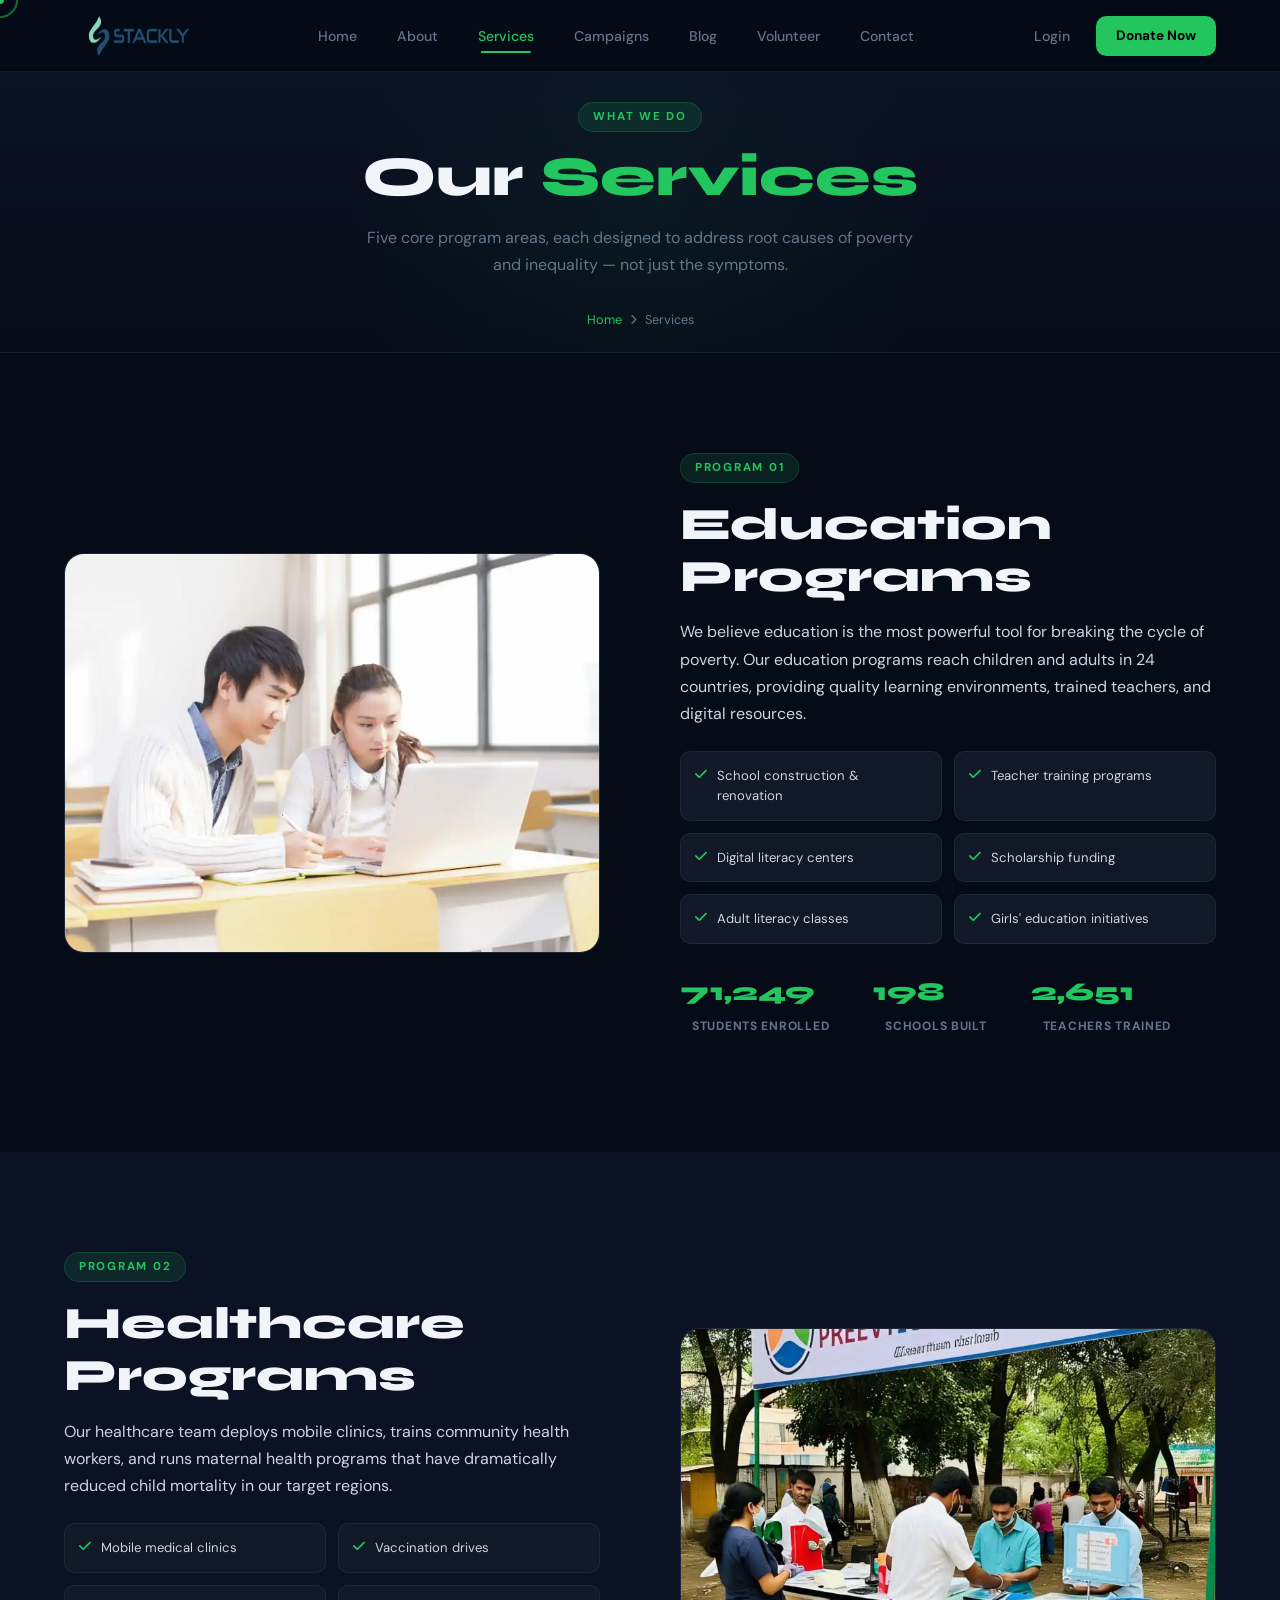
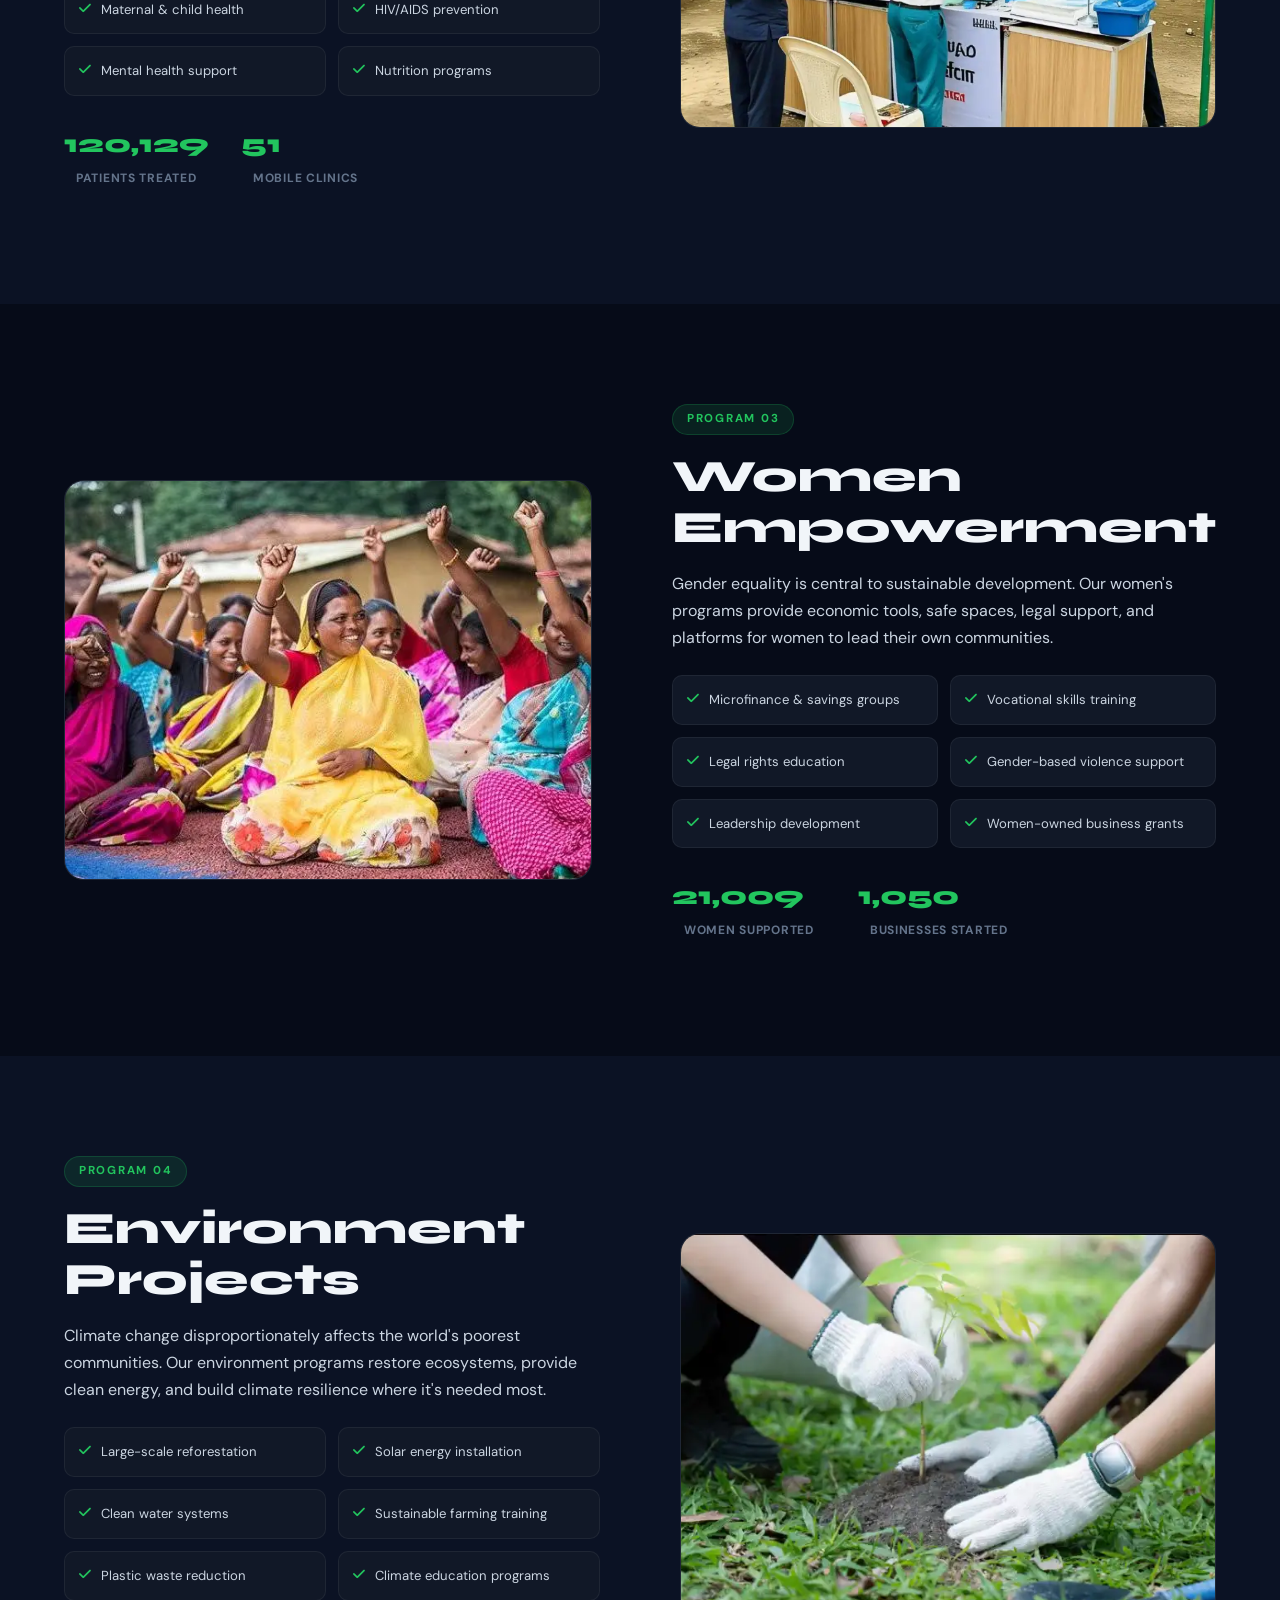
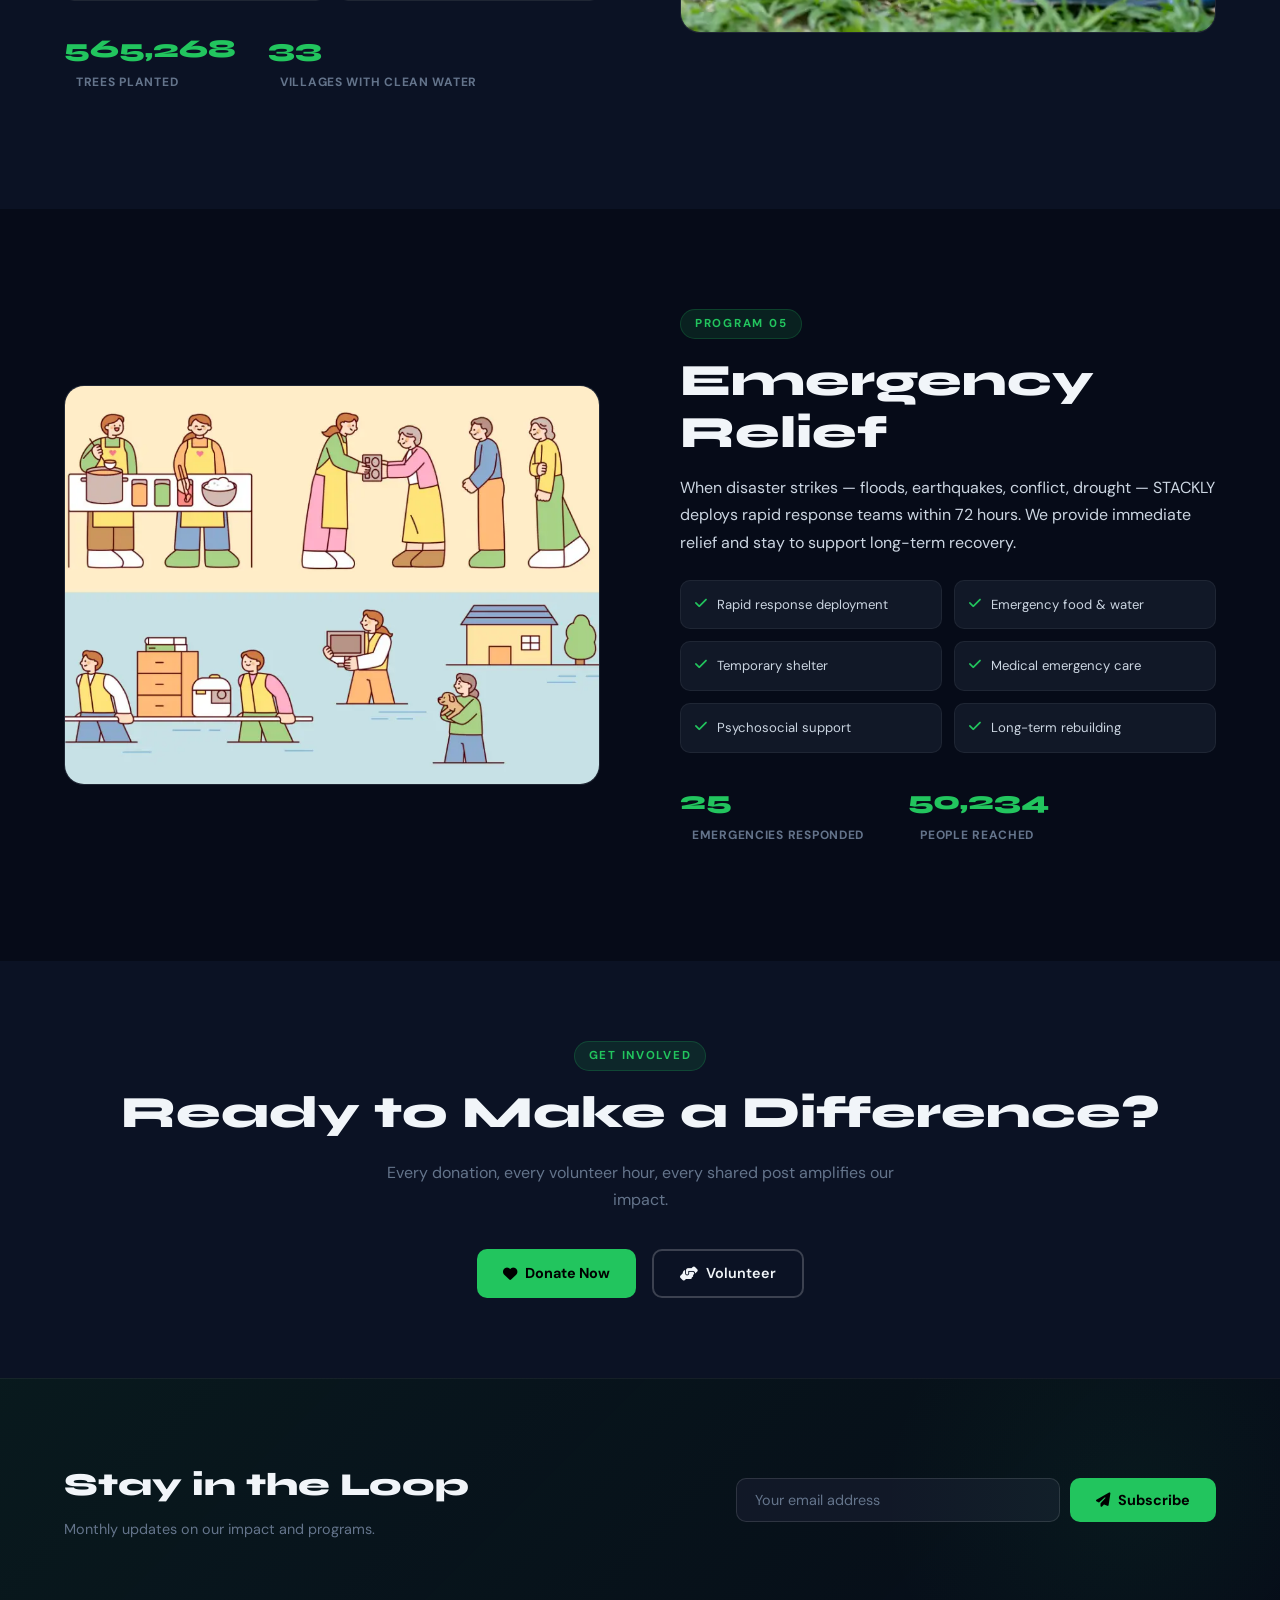
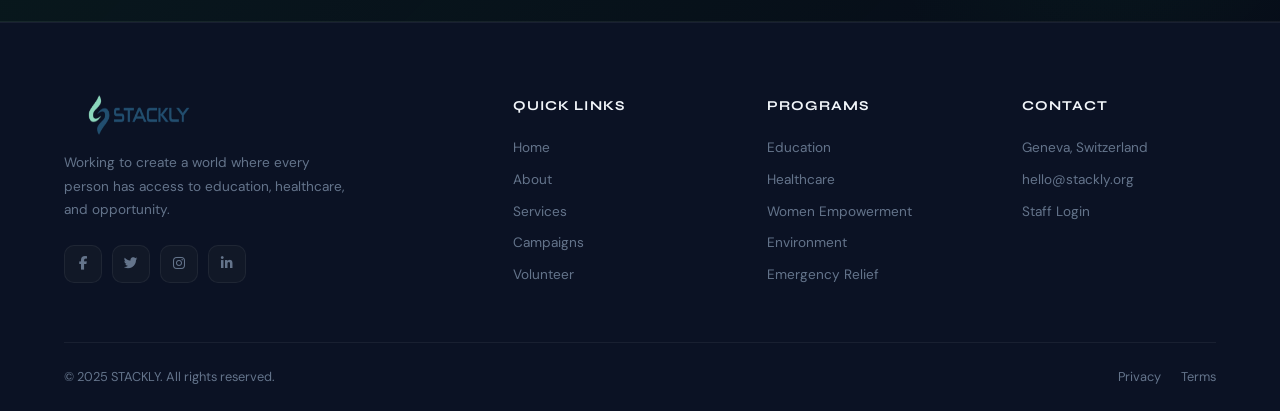
<file: services.html>
<!DOCTYPE html>
<html lang="en">
<head>
  <meta charset="UTF-8" /><meta name="viewport" content="width=device-width, initial-scale=1.0" />
  <title>Our Services — STACKLY</title>
  <link rel="stylesheet" href="style.css" />
  <link rel="stylesheet" href="enhancements.css" />
  <link rel="stylesheet" href="wow.css" />
  <link rel="stylesheet" href="https://cdnjs.cloudflare.com/ajax/libs/font-awesome/6.5.0/css/all.min.css" />
  <style>
    .service-block { padding:100px 0; }
    .service-block:nth-child(even) { background:var(--bg-secondary); }
    .service-inner { display:grid; grid-template-columns:1fr 1fr; gap:80px; align-items:center; }
    .service-block:nth-child(even) .service-inner { direction:rtl; }
    .service-block:nth-child(even) .service-text { direction:ltr; }
    .service-block:nth-child(even) 
    .service-visual { direction:ltr; }.service-visual {
    background:var(--bg-card);
    border:1px solid var(--border-subtle);
    border-radius:20px;
    height:400px;
    overflow:hidden;
}
    .service-visual img{
    width:100%;
    height:100%;
    object-fit:cover;
    display:block;
    opacity:1;
}
    .service-features { display:grid; grid-template-columns:1fr 1fr; gap:12px; margin-top:24px; }
    .service-feat { display:flex; align-items:flex-start; gap:10px; padding:14px; background:var(--bg-card); border:1px solid var(--border-subtle); border-radius:10px; }
    .service-feat i { color:var(--accent); margin-top:2px; font-size:0.85rem; flex-shrink:0; }
    .service-feat span { font-size:0.82rem; color:var(--text-secondary); line-height:1.5; }
    .impact-row { display:flex; gap:32px; flex-wrap:wrap; margin-top:28px; }
    .impact-item { }
    .impact-num { font-family:'Syne',sans-serif; font-size:1.6rem; font-weight:800; color:var(--accent); }
    .impact-label { font-size:0.75rem; color:var(--text-muted); text-transform:uppercase; letter-spacing:0.06em; }
    @media(max-width:1024px){ .service-inner{grid-template-columns:1fr;direction:ltr!important;gap:40px;} .service-visual{min-height:250px;} }
    @media(max-width:768px){ .service-features{grid-template-columns:1fr;} }
  </style>
</head>
<body>
<div id="page-loader"><div class="loader-inner"><div class="loader-logo">STACKLY</div><div class="loader-bar"><div class="loader-bar-fill"></div></div></div></div>
<nav class="navbar" id="navbar"><div class="container"><div class="nav-inner">
<a href="index.html" class="nav-logo"><img src="./images//logo-dark.webp" alt="STACKLY Logo" class="nav-logo-img" /></a>
  <ul class="nav-links"><li><a href="index.html">Home</a></li><li><a href="about.html">About</a></li><li><a href="services.html" class="active">Services</a></li><li><a href="campaigns.html">Campaigns</a></li><li><a href="blog.html">Blog</a></li><li><a href="volunteer.html">Volunteer</a></li><li><a href="contact.html">Contact</a></li></ul>
  <div class="nav-actions"><a href="login.html" class="btn-nav-login">Login</a><a href="campaigns.html" class="btn-donate">Donate Now</a></div>
  <div class="hamburger" id="hamburger"><span></span><span></span><span></span></div>
</div></div></nav>
<div class="mobile-menu" id="mobileMenu"><a href="index.html">Home</a><a href="about.html">About</a><a href="services.html">Services</a><a href="campaigns.html">Campaigns</a><a href="blog.html">Blog</a><a href="volunteer.html">Volunteer</a><a href="contact.html">Contact</a><a href="login.html">Login</a><a href="campaigns.html" class="btn-donate">Donate Now</a></div>

<section class="page-hero">
  <span class="section-label">What We Do</span>
  <h1>Our <span style="color:var(--accent)">Services</span></h1>
  <p>Five core program areas, each designed to address root causes of poverty and inequality — not just the symptoms.</p>
  <div class="breadcrumb"><a href="index.html">Home</a><i class="fas fa-chevron-right" style="font-size:0.65rem"></i><span>Services</span></div>
</section>

<!-- EDUCATION -->
<div class="service-block">
  <div class="container"><div class="service-inner">
    <div class="service-visual" data-aos="fade-right">
    <img src="images/education.webp" alt="Education Program">
</div>
    <div class="service-text" data-aos="fade-left">
      <span class="section-label">Program 01</span>
      <h2 class="section-title">Education Programs</h2>
      <p style="color:var(--text-secondary);line-height:1.7;margin-bottom:16px">We believe education is the most powerful tool for breaking the cycle of poverty. Our education programs reach children and adults in 24 countries, providing quality learning environments, trained teachers, and digital resources.</p>
      <div class="service-features">
        <div class="service-feat"><i class="fas fa-check"></i><span>School construction & renovation</span></div>
        <div class="service-feat"><i class="fas fa-check"></i><span>Teacher training programs</span></div>
        <div class="service-feat"><i class="fas fa-check"></i><span>Digital literacy centers</span></div>
        <div class="service-feat"><i class="fas fa-check"></i><span>Scholarship funding</span></div>
        <div class="service-feat"><i class="fas fa-check"></i><span>Adult literacy classes</span></div>
        <div class="service-feat"><i class="fas fa-check"></i><span>Girls' education initiatives</span></div>
      </div>
      <div class="impact-row">
        <div class="impact-item"><div class="impact-num" data-counter data-target="86000">0</div><div class="impact-label">Students Enrolled</div></div>
        <div class="impact-item"><div class="impact-num" data-counter data-target="240">0</div><div class="impact-label">Schools Built</div></div>
        <div class="impact-item"><div class="impact-num" data-counter data-target="3200">0</div><div class="impact-label">Teachers Trained</div></div>
      </div>
    </div>
  </div></div>
</div>

<!-- HEALTHCARE -->
<div class="service-block">
  <div class="container"><div class="service-inner">
    <div class="service-visual" data-aos="fade-right">
    <img src="images/healthcare.webp" alt="Healthcare Program">
</div>
    <div class="service-text" data-aos="fade-right">
      <span class="section-label">Program 02</span>
      <h2 class="section-title">Healthcare Programs</h2>
      <p style="color:var(--text-secondary);line-height:1.7;margin-bottom:16px">Our healthcare team deploys mobile clinics, trains community health workers, and runs maternal health programs that have dramatically reduced child mortality in our target regions.</p>
      <div class="service-features">
        <div class="service-feat"><i class="fas fa-check"></i><span>Mobile medical clinics</span></div>
        <div class="service-feat"><i class="fas fa-check"></i><span>Vaccination drives</span></div>
        <div class="service-feat"><i class="fas fa-check"></i><span>Maternal & child health</span></div>
        <div class="service-feat"><i class="fas fa-check"></i><span>HIV/AIDS prevention</span></div>
        <div class="service-feat"><i class="fas fa-check"></i><span>Mental health support</span></div>
        <div class="service-feat"><i class="fas fa-check"></i><span>Nutrition programs</span></div>
      </div>
      <div class="impact-row">
        <div class="impact-item"><div class="impact-num" data-counter data-target="145000">0</div><div class="impact-label">Patients Treated</div></div>
        <div class="impact-item"><div class="impact-num" data-counter data-target="62">0</div><div class="impact-label">Mobile Clinics</div></div>
      </div>
    </div>
  </div></div>
</div>

<!-- COMMUNITY DEVELOPMENT / WOMEN -->
<div class="service-block">
  <div class="container"><div class="service-inner">
    <div class="service-visual">
    <img src="images/women.webp" alt="Women Empowerment">
</div>
    <div class="service-text" data-aos="fade-left">
      <span class="section-label">Program 03</span>
      <h2 class="section-title">Women Empowerment</h2>
      <p style="color:var(--text-secondary);line-height:1.7;margin-bottom:16px">Gender equality is central to sustainable development. Our women's programs provide economic tools, safe spaces, legal support, and platforms for women to lead their own communities.</p>
      <div class="service-features">
        <div class="service-feat"><i class="fas fa-check"></i><span>Microfinance & savings groups</span></div>
        <div class="service-feat"><i class="fas fa-check"></i><span>Vocational skills training</span></div>
        <div class="service-feat"><i class="fas fa-check"></i><span>Legal rights education</span></div>
        <div class="service-feat"><i class="fas fa-check"></i><span>Gender-based violence support</span></div>
        <div class="service-feat"><i class="fas fa-check"></i><span>Leadership development</span></div>
        <div class="service-feat"><i class="fas fa-check"></i><span>Women-owned business grants</span></div>
      </div>
      <div class="impact-row">
        <div class="impact-item"><div class="impact-num" data-counter data-target="28000">0</div><div class="impact-label">Women Supported</div></div>
        <div class="impact-item"><div class="impact-num" data-counter data-target="1400">0</div><div class="impact-label">Businesses Started</div></div>
      </div>
    </div>
  </div></div>
</div>

<!-- ENVIRONMENT -->
<div class="service-block">
  <div class="container"><div class="service-inner">
    <div class="service-visual">
    <img src="images/environment.webp" alt="Environment Project">
</div>
    <div class="service-text" data-aos="fade-right">
      <span class="section-label">Program 04</span>
      <h2 class="section-title">Environment Projects</h2>
      <p style="color:var(--text-secondary);line-height:1.7;margin-bottom:16px">Climate change disproportionately affects the world's poorest communities. Our environment programs restore ecosystems, provide clean energy, and build climate resilience where it's needed most.</p>
      <div class="service-features">
        <div class="service-feat"><i class="fas fa-check"></i><span>Large-scale reforestation</span></div>
        <div class="service-feat"><i class="fas fa-check"></i><span>Solar energy installation</span></div>
        <div class="service-feat"><i class="fas fa-check"></i><span>Clean water systems</span></div>
        <div class="service-feat"><i class="fas fa-check"></i><span>Sustainable farming training</span></div>
        <div class="service-feat"><i class="fas fa-check"></i><span>Plastic waste reduction</span></div>
        <div class="service-feat"><i class="fas fa-check"></i><span>Climate education programs</span></div>
      </div>
      <div class="impact-row">
        <div class="impact-item"><div class="impact-num" data-counter data-target="850000">0</div><div class="impact-label">Trees Planted</div></div>
        <div class="impact-item"><div class="impact-num" data-counter data-target="50">0</div><div class="impact-label">Villages with Clean Water</div></div>
      </div>
    </div>
  </div></div>
</div>

<!-- EMERGENCY RELIEF -->
<div class="service-block">
  <div class="container"><div class="service-inner">
    <div class="service-visual">
    <img src="images/relief.webp" alt="Emergency Relief">
</div>
    <div class="service-text" data-aos="fade-left">
      <span class="section-label">Program 05</span>
      <h2 class="section-title">Emergency Relief</h2>
      <p style="color:var(--text-secondary);line-height:1.7;margin-bottom:16px">When disaster strikes — floods, earthquakes, conflict, drought — STACKLY deploys rapid response teams within 72 hours. We provide immediate relief and stay to support long-term recovery.</p>
      <div class="service-features">
        <div class="service-feat"><i class="fas fa-check"></i><span>Rapid response deployment</span></div>
        <div class="service-feat"><i class="fas fa-check"></i><span>Emergency food & water</span></div>
        <div class="service-feat"><i class="fas fa-check"></i><span>Temporary shelter</span></div>
        <div class="service-feat"><i class="fas fa-check"></i><span>Medical emergency care</span></div>
        <div class="service-feat"><i class="fas fa-check"></i><span>Psychosocial support</span></div>
        <div class="service-feat"><i class="fas fa-check"></i><span>Long-term rebuilding</span></div>
      </div>
      <div class="impact-row">
        <div class="impact-item"><div class="impact-num" data-counter data-target="47">0</div><div class="impact-label">Emergencies Responded</div></div>
        <div class="impact-item"><div class="impact-num" data-counter data-target="92000">0</div><div class="impact-label">People Reached</div></div>
      </div>
    </div>
  </div></div>
</div>

<!-- CTA -->
<section style="padding:80px 0;text-align:center;background:var(--bg-secondary);">
  <div class="container"><div data-aos="fade-up">
    <span class="section-label">Get Involved</span>
    <h2 class="section-title" style="margin-bottom:20px">Ready to Make a Difference?</h2>
    <p class="section-subtitle" style="margin:0 auto 36px">Every donation, every volunteer hour, every shared post amplifies our impact.</p>
    <div style="display:flex;gap:16px;justify-content:center;flex-wrap:wrap">
      <a href="campaigns.html" class="btn-primary"><i class="fas fa-heart"></i>Donate Now</a>
      <a href="volunteer.html" class="btn-outline"><i class="fas fa-hands-helping"></i>Volunteer</a>
    </div>
  </div></div>
</section>

<section class="newsletter"><div class="container"><div class="newsletter-inner">
  <div class="newsletter-text"><h2>Stay in the Loop</h2><p>Monthly updates on our impact and programs.</p></div>
  <form class="newsletter-form" data-form="newsletter"><input type="email" placeholder="Your email address" required /><button type="submit" class="btn-primary"><i class="fas fa-paper-plane"></i>Subscribe</button></form>
</div></div></section>

<footer><div class="container">
  <div class="footer-grid">
    <div class="footer-brand">
      <a href="index.html" class="nav-logo"><img src="./images//logo-dark.webp" alt="STACKLY Logo" class="nav-logo-img" /></a>
      <p>Working to create a world where every person has access to education, healthcare, and opportunity.</p><div class="footer-social">
        <a href="404.html" class="social-btn"><i class="fab fa-facebook-f"></i></a>
        <a href="404.html" class="social-btn"><i class="fab fa-twitter"></i></a>
        <a href="404.html" class="social-btn"><i class="fab fa-instagram"></i></a>
        <a href="404.html" class="social-btn"><i class="fab fa-linkedin-in"></i></a>
      </div></div>
    <div class="footer-col"><h4>Quick Links</h4><ul><li><a href="index.html">Home</a></li><li><a href="about.html">About</a></li><li><a href="services.html">Services</a></li><li><a href="campaigns.html">Campaigns</a></li><li><a href="campaigns.html">Volunteer</a></li></ul></div>
    <div class="footer-col"><h4>Programs</h4><ul><li><a href="services.html">Education</a></li><li><a href="services.html">Healthcare</a></li><li><a href="services.html">Women Empowerment</a></li><li><a href="services.html">Environment</a></li><li><a href="services.html">Emergency Relief</a></li></ul></div>
    <div class="footer-col"><h4>Contact</h4><ul><li><a href="about.html">Geneva, Switzerland</a></li><li><a href="about.html">hello@stackly.org</a></li><li><a href="login.html">Staff Login</a></li></ul></div>
  </div>
  <div class="footer-bottom"><p>© 2025 STACKLY. All rights reserved.</p><div class="footer-bottom-links"><a href="index.html">Privacy</a><a href="index.html">Terms</a></div></div>
</div></footer>
<script src="main.js"></script>
<script src="enhancements.js"></script>

<!-- FLOATING DONATE WIDGET -->
<!-- <div id="floating-donate" style="position:fixed;bottom:32px;right:28px;z-index:9000;display:flex;flex-direction:column;align-items:flex-end;gap:10px">
  <div class="float-donate-card">
    <div class="fdc-title">Quick Donate 💚</div>
    <div class="fdc-amounts">
      <button class="fdc-amt" onclick="selectAmt(this,'10')">$10</button>
      <button class="fdc-amt active" onclick="selectAmt(this,'25')">$25</button>
      <button class="fdc-amt" onclick="selectAmt(this,'50')">$50</button>
      <button class="fdc-amt" onclick="selectAmt(this,'100')">$100</button>
    </div>
    <a href="campaigns.html" class="fdc-cta" id="fdc-cta">Donate $25 Now</a>
  </div>
  <div class="float-donate-btn-wrap">
    <span class="float-donate-pulse"></span>
    <a href="campaigns.html" class="float-donate-btn"><i class="fas fa-heart"></i> Donate Now</a>
  </div>
</div>
<script>
(function(){const bar=document.getElementById('scroll-progress');if(!bar)return;window.addEventListener('scroll',()=>{const h=document.documentElement.scrollHeight-window.innerHeight;bar.style.width=(window.scrollY/h*100)+'%';},{passive:true});})();
function selectAmt(el,val){document.querySelectorAll('.fdc-amt').forEach(b=>b.classList.remove('active'));el.classList.add('active');document.getElementById('fdc-cta').textContent='Donate $'+val+' Now';}
(function(){const w=document.getElementById('floating-donate'),footer=document.querySelector('footer');if(!w||!footer)return;new IntersectionObserver(e=>{w.style.opacity=e[0].isIntersecting?'0':'1';w.style.pointerEvents=e[0].isIntersecting?'none':'';},{threshold:0.1}).observe(footer);})();
</script> -->

</body>
</html>
</file>
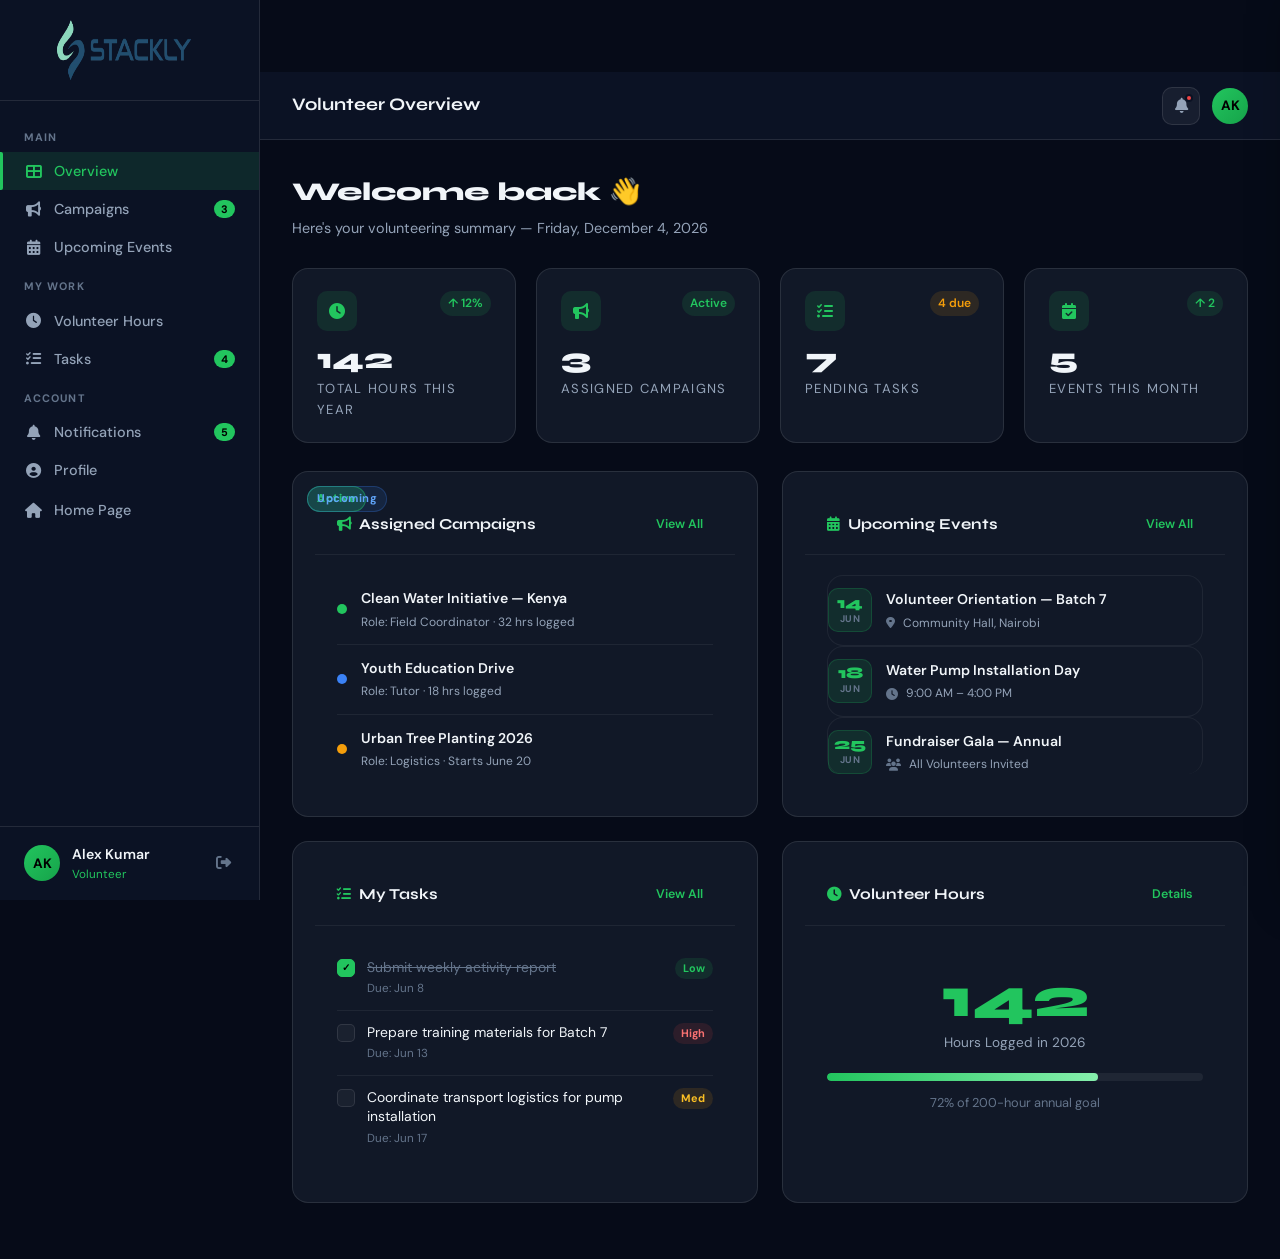
<file: volunteer-dashboard.html>
<!DOCTYPE html>
<html lang="en">
<head>
  <meta charset="UTF-8" />
  <meta name="viewport" content="width=device-width, initial-scale=1.0" />
  <title>STACKLY — Volunteer Dashboard</title>
  <link rel="stylesheet" href="https://cdnjs.cloudflare.com/ajax/libs/font-awesome/6.5.0/css/all.min.css" />
  <link rel="stylesheet" href="style.css" />
  <style>
    @import url('https://fonts.googleapis.com/css2?family=Syne:wght@400;600;700;800&family=DM+Sans:opsz,wght@9..40,300;9..40,400;9..40,500;9..40,600&display=swap');

    :root {
      --bg:          #060b18;
      --bg2:         #0b1224;
      --card:        #111827;
      --card-h:      #162033;
      --accent:      #22c55e;
      --acc-dark:    #16a34a;
      --acc-glow:    rgba(34,197,94,0.12);
      --txt:         #f1f5f9;
      --txt2:        #94a3b8;
      --txt3:        #64748b;
      --border:      rgba(255,255,255,0.10);
      --border-s:    rgba(255,255,255,0.06);
      --radius:      16px;
      --radius-sm:   10px;
      --sidebar-w:   260px;
      --topbar-h:    68px;
      --font-h:      'Syne', sans-serif;
      --font-b:      'DM Sans', sans-serif;
    }

    *, *::before, *::after { margin:0; padding:0; box-sizing:border-box; }
    html { font-size:16px; }
    body {
      font-family: var(--font-b);
      background: var(--bg);
      color: var(--txt);
      min-height: 100vh;
      overflow-x: hidden;
      -webkit-font-smoothing: antialiased;
    }
    a { text-decoration: none; color: inherit; }
    button { cursor: pointer; }

    /* ── LAYOUT ── */
    .dash-wrap { display: flex; min-height: 100vh; }

    /* ── SIDEBAR ── */
    .sidebar {
      width: var(--sidebar-w);
      background: var(--bg2);
      border-right: 1px solid var(--border);
      display: flex;
      flex-direction: column;
      position: fixed;
      top: 0; left: 0;
      height: 100vh;
      z-index: 1000;
      transition: transform 0.3s ease;
    }
    .sidebar-logo {
      padding: 20px 24px;
      font-family: var(--font-h);
      font-size: 1.3rem;
      font-weight: 800;
      color: var(--accent);
      border-bottom: 1px solid var(--border);
      display: flex;
      align-items: center;
      gap: 8px;
    }
    .sidebar-logo span { color: var(--txt); }
    .sidebar-badge {
      margin-left: auto;
      background: var(--acc-glow);
      color: var(--accent);
      border: 1px solid rgba(34,197,94,0.3);
      font-size: 0.6rem;
      font-weight: 700;
      letter-spacing: 0.08em;
      padding: 3px 8px;
      border-radius: 20px;
      text-transform: uppercase;
    }
    .sidebar-nav {
      flex: 1;
      padding: 16px 0;
      overflow-y: auto;
    }
    .nav-section-label {
      font-size: 0.68rem;
      font-weight: 700;
      letter-spacing: 0.1em;
      text-transform: uppercase;
      color: var(--txt3);
      padding: 12px 24px 6px;
    }
    .nav-item {
      display: flex;
      align-items: center;
      gap: 12px;
      padding: 10px 24px;
      color: var(--txt2);
      font-size: 0.9rem;
      font-weight: 500;
      border-radius: 0;
      transition: all 0.2s;
      position: relative;
      cursor: pointer;
      border: none;
      background: none;
      width: 100%;
      text-align: left;
    }
    .nav-item:hover { color: var(--txt); background: rgba(255,255,255,0.04); }
    .nav-item.active {
      color: var(--accent);
      background: var(--acc-glow);
    }
    .nav-item.active::before {
      content: '';
      position: absolute;
      left: 0; top: 0; bottom: 0;
      width: 3px;
      background: var(--accent);
      border-radius: 0 2px 2px 0;
    }
    .nav-item i { width: 18px; text-align: center; font-size: 0.95rem; }
    .nav-badge {
      margin-left: auto;
      background: var(--accent);
      color: #000;
      font-size: 0.68rem;
      font-weight: 700;
      padding: 2px 7px;
      border-radius: 20px;
      min-width: 20px;
      text-align: center;
    }
    .sidebar-footer {
      padding: 16px 24px;
      border-top: 1px solid var(--border);
    }
    .sidebar-user {
      display: flex;
      align-items: center;
      gap: 12px;
    }
    .sidebar-avatar {
      width: 36px; height: 36px;
      background: linear-gradient(135deg, var(--accent), var(--acc-dark));
      border-radius: 50%;
      display: flex; align-items: center; justify-content: center;
      font-weight: 700; font-size: 0.85rem;
      color: #000;
      flex-shrink: 0;
    }
    .sidebar-user-info { flex: 1; min-width: 0; }
    .sidebar-user-name { font-size: 0.88rem; font-weight: 600; color: var(--txt); white-space: nowrap; overflow: hidden; text-overflow: ellipsis; }
    .sidebar-user-role { font-size: 0.73rem; color: var(--accent); }
    .sidebar-logout {
      background: none; border: none;
      color: var(--txt3); font-size: 0.95rem;
      padding: 4px;
      transition: color 0.2s;
    }
    .sidebar-logout:hover { color: #ef4444; }

    /* ── MAIN AREA ── */
    .main-area {
      margin-left: var(--sidebar-w);
      flex: 1;
      display: flex;
      flex-direction: column;
      min-height: 100vh;
    }

    /* ── TOPBAR ── */
    .topbar {
      height: var(--topbar-h);
      background: var(--bg2);
      border-bottom: 1px solid var(--border);
      display: flex;
      align-items: center;
      padding: 0 32px;
      gap: 16px;
      position: sticky;
      top: 0;
      z-index: 100;
    }
    .topbar-menu-btn {
      display: none;
      background: none; border: none;
      color: var(--txt2); 
      font-size: 1.1rem;
      padding: 6px;
    }

  @media (max-width: 768px){

    .profile-name{
        font-size: 1.3rem !important;
        line-height: 1.3;
        word-break: break-word;
        overflow-wrap: break-word;
    }

}






    @media (max-width: 768px) {
      .topbar-menu-btn {

        display: block;
      }

  
  }











    .topbar-title {
      font-family: var(--font-h);
      font-size: 1.1rem;
      font-weight: 700;
      color: var(--txt);
    } 


    



@media (max-width: 900px) {

  .topbar {
    gap: 8px;
    padding: 0 10px;
  }

  .topbar-title {
    font-size: 0.9rem;
    line-height: 1.2;
  }

  .topbar-right {
    gap: 6px;
  }

  .topbar-btn {
    width: 34px;
    height: 34px;
  }

  .topbar-avatar {
    width: 34px;
    height: 34px;
    font-size: 0.8rem;
  }

  .page-title {
    font-size: 2rem;
    word-break: break-word;
  }

  .campaign-name {
    white-space: normal;
  }

  .event-meta {
    flex-wrap: wrap;
  }
}































    .topbar-right { margin-left: auto; display: flex; align-items: center; gap: 12px; }
    .topbar-btn {
      position: relative;
      background: rgba(255,255,255,0.05);
      border: 1px solid var(--border);
      border-radius: 10px;
      width: 38px; height: 38px;
      display: flex; align-items: center; justify-content: center;
      color: var(--txt2);
      font-size: 0.95rem;
      transition: all 0.2s;
    }
    .topbar-btn:hover { background: rgba(255,255,255,0.09); color: var(--txt); }
    .topbar-notif-dot {
      position: absolute;
      top: 6px; right: 6px;
      width: 8px; height: 8px;
      background: #ef4444;
      border: 2px solid var(--bg2);
      border-radius: 50%;
    }
    .topbar-avatar {
      width: 36px; height: 36px;
      background: linear-gradient(135deg, var(--accent), var(--acc-dark));
      border-radius: 50%;
      display: flex; align-items: center; justify-content: center;
      font-weight: 700; font-size: 0.85rem; color: #000;
      cursor: pointer;
    }

    /* ── PAGE CONTENT ── */
    .page-content {
      padding: 32px;
      flex: 1;
    }
    .page-header { margin-bottom: 28px; }
    .page-title {
      font-family: var(--font-h);
      font-size: 1.6rem;
      font-weight: 800;
      margin-bottom: 4px;
    }
    .page-subtitle { color: var(--txt2); font-size: 0.9rem; }

    /* ── STAT CARDS ── */
    .stats-grid {
      display: grid;
      grid-template-columns: repeat(4, 1fr);
      gap: 20px;
      margin-bottom: 28px;
    }
    .stat-card {
      background: var(--card);
      border: 1px solid var(--border);
      border-radius: var(--radius);
      padding: 22px 24px;
      transition: border-color 0.2s, transform 0.2s;
    }
    .stat-card:hover { border-color: rgba(34,197,94,0.25); transform: translateY(-2px); }
    .stat-card-top { display: flex; justify-content: space-between; align-items: flex-start; margin-bottom: 14px; }
    .stat-icon {
      width: 40px; height: 40px;
      background: var(--acc-glow);
      border-radius: 10px;
      display: flex; align-items: center; justify-content: center;
      font-size: 1rem; color: var(--accent);
    }
    .stat-trend {
      font-size: 0.75rem; font-weight: 600;
      padding: 3px 8px; border-radius: 20px;
    }
    .stat-trend.up { background: rgba(34,197,94,0.12); color: #22c55e; }
    .stat-trend.warn { background: rgba(245,158,11,0.12); color: #f59e0b; }
    .stat-num {
      font-family: var(--font-h);
      font-size: 1.8rem; font-weight: 800;
      color: var(--txt); margin-bottom: 4px;
    }
    .stat-label { font-size: 0.82rem; color: var(--txt2); }

    /* ── CONTENT GRID ── */
    .content-grid {
      display: grid;
      grid-template-columns: 1fr 1fr;
      gap: 24px;
      margin-bottom: 24px;
    }
    .content-grid-3 {
      display: grid;
      grid-template-columns: 1fr 1fr 1fr;
      gap: 24px;
      margin-bottom: 24px;
    }

    /* ── CARD ── */
    .dash-card {
      background: var(--card);
      border: 1px solid var(--border);
      border-radius: var(--radius);
      overflow: hidden;
    }
    .card-head {
      display: flex; align-items: center; justify-content: space-between;
      padding: 18px 22px;
      border-bottom: 1px solid var(--border-s);
    }
    .card-head-title {
      font-family: var(--font-h);
      font-size: 0.95rem; font-weight: 700;
      display: flex; align-items: center; gap: 8px;
    }
    .card-head-title i { color: var(--accent); font-size: 0.9rem; }
    .card-head-action {
      font-size: 0.78rem; color: var(--accent); font-weight: 600;
      background: none; border: none; padding: 4px 10px;
      border-radius: 6px; transition: background 0.2s;
    }
    .card-head-action:hover { background: var(--acc-glow); }
    .card-body { padding: 20px 22px; }

    /* ── CAMPAIGN ITEMS ── */
    .campaign-item {
      display: flex; align-items: center; gap: 14px;
      padding: 12px 0;
      border-bottom: 1px solid var(--border-s);
    }
    .campaign-item:last-child { border-bottom: none; padding-bottom: 0; }
    .campaign-dot {
      width: 10px; height: 10px;
      border-radius: 50%; flex-shrink: 0;
    }
    .campaign-dot.green { background: var(--accent); }
    .campaign-dot.blue { background: #3b82f6; }
    .campaign-dot.yellow { background: #f59e0b; }
    .campaign-info { flex: 1; min-width: 0; }
    .campaign-name { font-size: 0.88rem; font-weight: 600; color: var(--txt); margin-bottom: 3px; white-space: nowrap; overflow: hidden; text-overflow: ellipsis; }
    .campaign-meta { font-size: 0.75rem; color: var(--txt2); }
    .campaign-badge {
      font-size: 0.7rem; font-weight: 700; padding: 3px 9px; border-radius: 20px;
      white-space: nowrap;
    }
    .campaign-badge.active { background: rgba(34,197,94,0.12); color: #22c55e; border: 1px solid rgba(34,197,94,0.25); }
    .campaign-badge.upcoming { background: rgba(59,130,246,0.12); color: #60a5fa; border: 1px solid rgba(59,130,246,0.25); }
    .campaign-badge.completed { background: rgba(100,116,139,0.12); color: #94a3b8; border: 1px solid rgba(100,116,139,0.2); }

    /* ── EVENT ITEMS ── */
    .event-item {
      display: flex; gap: 14px;
      padding: 12px 0;
      border-bottom: 1px solid var(--border-s);
    }
    .event-item:last-child { border-bottom: none; padding-bottom: 0; }
    .event-date-box {
      width: 44px; height: 44px;
      background: var(--acc-glow);
      border: 1px solid rgba(34,197,94,0.2);
      border-radius: 10px;
      display: flex; flex-direction: column;
      align-items: center; justify-content: center;
      flex-shrink: 0;
    }
    .event-date-day { font-family: var(--font-h); font-size: 1rem; font-weight: 800; color: var(--accent); line-height: 1; }
    .event-date-mon { font-size: 0.6rem; font-weight: 700; color: var(--txt3); text-transform: uppercase; letter-spacing: 0.05em; }
    .event-info { flex: 1; }
    .event-name { font-size: 0.88rem; font-weight: 600; color: var(--txt); margin-bottom: 3px; }
    .event-meta { font-size: 0.75rem; color: var(--txt2); display: flex; align-items: center; gap: 8px; }
    .event-meta i { color: var(--txt3); }

    /* ── HOURS DISPLAY ── */
    .hours-display {
      text-align: center;
      padding: 24px 0 12px;
    }
    .hours-big {
      font-family: var(--font-h);
      font-size: 3.5rem; font-weight: 800;
      color: var(--accent); line-height: 1;
      margin-bottom: 6px;
    }
    .hours-label { font-size: 0.85rem; color: var(--txt2); margin-bottom: 20px; }
    .hours-bar-wrap {
      background: rgba(255,255,255,0.06);
      border-radius: 6px; height: 8px;
      overflow: hidden; margin-bottom: 12px;
    }
    .hours-bar-fill {
      height: 100%;
      background: linear-gradient(90deg, var(--accent), #86efac);
      border-radius: 6px;
      width: 72%;
      animation: fillBar 1.5s ease-out both;
    }
    @keyframes fillBar { from { width: 0; } }
    .hours-goal { font-size: 0.8rem; color: var(--txt3); }

    /* ── TASKS LIST ── */
    .task-item {
      display: flex; align-items: flex-start; gap: 12px;
      padding: 12px 0;
      border-bottom: 1px solid var(--border-s);
    }
    .task-item:last-child { border-bottom: none; }
    .task-check {
      width: 18px; height: 18px;
      border: 1.5px solid var(--border);
      border-radius: 5px;
      background: rgba(255,255,255,0.04);
      display: flex; align-items: center; justify-content: center;
      flex-shrink: 0;
      cursor: pointer;
      margin-top: 1px;
      transition: all 0.2s;
    }
    .task-check.done { background: var(--accent); border-color: var(--accent); }
    .task-check.done::after { content: '✓'; color: #000; font-size: 10px; font-weight: 800; }
    .task-text { font-size: 0.87rem; color: var(--txt); line-height: 1.4; }
    .task-text.done-text { text-decoration: line-through; color: var(--txt3); }
    .task-due { font-size: 0.73rem; color: var(--txt3); margin-top: 2px; }
    .task-priority {
      margin-left: auto;
      font-size: 0.68rem; font-weight: 700;
      padding: 2px 8px; border-radius: 20px; white-space: nowrap;
    }
    .task-priority.high { background: rgba(239,68,68,0.12); color: #f87171; }
    .task-priority.med { background: rgba(245,158,11,0.12); color: #fbbf24; }
    .task-priority.low { background: rgba(34,197,94,0.12); color: #22c55e; }

    /* ── NOTIFICATION PANEL ── */
    .notif-panel {
      position: fixed;
      top: 0; right: -380px;
      width: 360px;
      height: 100vh;
      background: var(--bg2);
      border-left: 1px solid var(--border);
      z-index: 200;
      display: flex; flex-direction: column;
      transition: right 0.35s cubic-bezier(0.4,0,0.2,1);
      box-shadow: -8px 0 40px rgba(0,0,0,0.4);
    }
    .notif-panel.open { right: 0; }
    .notif-panel-head {
      display: flex; align-items: center; justify-content: space-between;
      padding: 20px 22px;
      border-bottom: 1px solid var(--border);
    }
    .notif-panel-title { font-family: var(--font-h); font-size: 1rem; font-weight: 700; }
    .notif-close-btn {
      background: rgba(255,255,255,0.06);
      border: 1px solid var(--border);
      border-radius: 8px;
      width: 32px; height: 32px;
      display: flex; align-items: center; justify-content: center;
      color: var(--txt2); font-size: 0.85rem;
      transition: background 0.2s;
    }
    .notif-close-btn:hover { background: rgba(255,255,255,0.12); color: var(--txt); }
    .notif-list { flex: 1; overflow-y: auto; padding: 12px 0; }
    .notif-item {
      display: flex; gap: 14px;
      padding: 14px 22px;
      border-bottom: 1px solid var(--border-s);
      transition: background 0.2s;
    }
    .notif-item:hover { background: rgba(255,255,255,0.03); }
    .notif-item:last-child { border-bottom: none; }
    .notif-icon {
      width: 36px; height: 36px;
      border-radius: 10px;
      display: flex; align-items: center; justify-content: center;
      font-size: 0.9rem; flex-shrink: 0;
    }
    .notif-icon.green { background: rgba(34,197,94,0.15); color: #22c55e; }
    .notif-icon.blue { background: rgba(59,130,246,0.15); color: #60a5fa; }
    .notif-icon.yellow { background: rgba(245,158,11,0.15); color: #fbbf24; }
    .notif-icon.red { background: rgba(239,68,68,0.15); color: #f87171; }
    .notif-content { flex: 1; }
    .notif-text { font-size: 0.85rem; color: var(--txt); line-height: 1.4; margin-bottom: 4px; }
    .notif-time { font-size: 0.73rem; color: var(--txt3); }
    .notif-unread { width: 7px; height: 7px; background: var(--accent); border-radius: 50%; flex-shrink: 0; margin-top: 6px; }
    .notif-overlay {
      display: none;
      position: fixed; inset: 0;
      background: rgba(0,0,0,0.5);
      z-index: 199;
    }
    .notif-overlay.show { display: block; }

    /* ── PROFILE SECTION ── */
    .profile-card {
      display: flex; align-items: center; gap: 20px;
      padding: 24px;
      background: var(--card);
      border: 1px solid var(--border);
      border-radius: var(--radius);
      margin-bottom: 24px;
      position: relative;
      overflow: hidden;
    }
    .profile-card::before {
      content: '';
      position: absolute;
      top: -60px; right: -60px;
      width: 200px; height: 200px;
      background: radial-gradient(circle, rgba(34,197,94,0.08) 0%, transparent 70%);
      border-radius: 50%;
    }
    .profile-avatar-lg {
      width: 72px; height: 72px;
      background: linear-gradient(135deg, var(--accent), var(--acc-dark));
      border-radius: 50%;
      display: flex; align-items: center; justify-content: center;
      font-family: var(--font-h); font-size: 1.5rem; font-weight: 800; color: #000;
      flex-shrink: 0; position: relative; z-index: 1;
    }
    .profile-info { position: relative; z-index: 1; }
    .profile-name { font-family: var(--font-h); font-size: 1.2rem; font-weight: 800; margin-bottom: 3px; }
    .profile-role-tag {
      display: inline-flex; align-items: center; gap: 5px;
      background: var(--acc-glow); color: var(--accent);
      border: 1px solid rgba(34,197,94,0.25);
      font-size: 0.75rem; font-weight: 700;
      padding: 3px 10px; border-radius: 20px;
      text-transform: uppercase; letter-spacing: 0.08em;
    }
    .profile-stats-row { display: flex; gap: 24px; margin-top: 16px; }
    .profile-stat { text-align: center; }
    .profile-stat-num { font-family: var(--font-h); font-size: 1.2rem; font-weight: 800; color: var(--accent); }
    .profile-stat-label { font-size: 0.72rem; color: var(--txt2); margin-top: 1px; }
    .profile-edit-btn {
      margin-left: auto;
      padding: 8px 18px;
      background: rgba(34,197,94,0.1);
      border: 1px solid rgba(34,197,94,0.25);
      border-radius: 8px;
      color: var(--accent);
      font-size: 0.82rem; font-weight: 600;
      transition: all 0.2s;
      position: relative; z-index: 1;
    }
    .profile-edit-btn:hover { background: rgba(34,197,94,0.18); }

    /* Sidebar overlay for mobile */
    .sidebar-overlay {
      display: none;
      position: fixed; inset: 0;
      background: rgba(0,0,0,0.6);
      z-index: 999;
    }
    .sidebar-overlay.show { display: block; }

    /* ── RESPONSIVE ── */
    @media (max-width: 1100px) {
      .stats-grid { grid-template-columns: repeat(2, 1fr); }
      .content-grid-3 { grid-template-columns: 1fr 1fr; }
    }
    @media (max-width: 900px) {

      .sidebar {
        width: 220px;
        transform: translateX(-100%);
        z-index: 1000;
      }

      .sidebar.open {
        transform: translateX(0);
        z-index: 1000;
      }

      .main-area {
        margin-left: 0;
      }
      .topbar-menu-btn {
        display: flex;
        align-items: center;
      } 
      .topbar {
        padding: 0 20px;
      } 
      .page-content {
        padding: 20px;
        width: 100%;
        overflow-x: hidden;
      } 
      .content-grid {
        grid-template-columns: 1fr;
      } 
      .content-grid-3 {
        grid-template-columns: 1fr;
      }

    

  .sidebar.open {
    transform: translateX(0);
    z-index: 1000;
  }

  .main-area {
    margin-left: 0;
  }

  .topbar-menu-btn {
    display: flex;
    align-items: center;
  }

  .topbar {
    padding: 0 20px;
  }

  .page-content {
    padding: 20px;
    width: 100%;
    overflow-x: hidden;
  }

  .content-grid {
    grid-template-columns: 1fr;
  }

  .content-grid-3 {
    grid-template-columns: 1fr;
  }
}




@media (max-width: 450px) {
  .page-content {
    width: 300px;
  }
}









    @media (max-width: 600px) {
      .stats-grid { grid-template-columns: 1fr 1fr; }
      .profile-card { flex-wrap: wrap; }
      .profile-stats-row { flex-wrap: wrap; gap: 16px; }
      .notif-panel { width: 100%; right: -100%; }
    }
    @media (max-width: 400px) {
      .stats-grid { grid-template-columns: 1fr; }
    }
  </style> 
</head>
<body>
<div class="dash-wrap">

  <!-- SIDEBAR -->
  <aside class="sidebar" id="sidebar">
    <div class="sidebar-logo">
      
      <div class="" onclick="showSection('overview')" style="cursor:pointer;">
  <a class="nav-logo"><img src="./images//logo-dark.webp" alt="STACKLY Logo" class="dashboard-logo-img" /></a>
</div>
      <!-- <span class="sidebar-badge">Volunteer</span> -->
    </div>
    <nav class="sidebar-nav">
      <div class="nav-section-label">Main</div>
      <button class="nav-item active" onclick="showSection('overview')">
        <i class="fas fa-th-large"></i> Overview
      </button>
      <button class="nav-item" onclick="showSection('campaigns')">
        <i class="fas fa-bullhorn"></i> Campaigns
        <span class="nav-badge">3</span>
      </button>
      <button class="nav-item" onclick="showSection('events')">
        <i class="fas fa-calendar-alt"></i> Upcoming Events
      </button>

      <div class="nav-section-label">My Work</div>
      <button class="nav-item" onclick="showSection('hours')">
        <i class="fas fa-clock"></i> Volunteer Hours
      </button>
      <button class="nav-item" onclick="showSection('tasks')">
        <i class="fas fa-tasks"></i> Tasks
        <span class="nav-badge">4</span>
      </button>

      <div class="nav-section-label">Account</div>
      <button class="nav-item" onclick="openNotif()">
        <i class="fas fa-bell"></i> Notifications
        <span class="nav-badge">5</span>
      </button>
      <button class="nav-item" onclick="showSection('profile')">
        <i class="fas fa-user-circle"></i> Profile
      </button>
      <a class="nav-item" href="index.html">
        <i class="fas fa-home"></i> Home Page
      </a>
    </nav>
    <div class="sidebar-footer">
      <div class="sidebar-user">
        <div class="sidebar-avatar">AK</div>
        <div class="sidebar-user-info">
          <div class="sidebar-user-name">Alex Kumar</div>
          <div class="sidebar-user-role">Volunteer</div>
        </div>
        <button class="sidebar-logout" onclick="window.location.href='login.html'" title="Logout">
          <i class="fas fa-sign-out-alt"></i>
        </button>
      </div>
    </div>
  </aside>
  <div class="sidebar-overlay" id="sidebar-overlay" onclick="closeSidebar()"></div>

  <!-- MAIN -->
  <div class="main-area">
    <!-- TOPBAR -->
    <header class="topbar">
      <button class="topbar-menu-btn" onclick="openSidebar()"><i class="fas fa-bars"></i></button>
      <div class="topbar-title" id="topbar-title">Volunteer Overview</div>
      <div class="topbar-right">
        <button class="topbar-btn" onclick="openNotif()" title="Notifications">
          <i class="fas fa-bell"></i>
          <span class="topbar-notif-dot"></span>
        </button>
      
        <div class="topbar-avatar" onclick="showSection('profile')">AK</div>
      </div>
    </header>

    <!-- PAGE CONTENT -->
    <main class="page-content">

      <!-- ═══ SECTION: OVERVIEW ═══ -->
      <section id="section-overview">
        <div class="page-header">
          <h1 class="page-title">Welcome back 👋</h1>
          <p class="page-subtitle">Here's your volunteering summary — <span id="vol-live-date"></span></p>
        </div>

        <div class="stats-grid">
          <div class="stat-card">
            <div class="stat-card-top">
              <div class="stat-icon"><i class="fas fa-clock"></i></div>
              <span class="stat-trend up">↑ 12%</span>
            </div>
            <div class="stat-num">142</div>
            <div class="stat-label">Total Hours This Year</div>
          </div>
          <div class="stat-card">
            <div class="stat-card-top">
              <div class="stat-icon"><i class="fas fa-bullhorn"></i></div>
              <span class="stat-trend up">Active</span>
            </div>
            <div class="stat-num">3</div>
            <div class="stat-label">Assigned Campaigns</div>
          </div>
          <div class="stat-card">
            <div class="stat-card-top">
              <div class="stat-icon"><i class="fas fa-tasks"></i></div>
              <span class="stat-trend warn">4 due</span>
            </div>
            <div class="stat-num">7</div>
            <div class="stat-label">Pending Tasks</div>
          </div>
          <div class="stat-card">
            <div class="stat-card-top">
              <div class="stat-icon"><i class="fas fa-calendar-check"></i></div>
              <span class="stat-trend up">↑ 2</span>
            </div>
            <div class="stat-num">5</div>
            <div class="stat-label">Events This Month</div>
          </div>
        </div>

        <div class="content-grid">
          <!-- Assigned Campaigns -->
          <div class="dash-card">
            <div class="card-head">
              <div class="card-head-title"><i class="fas fa-bullhorn"></i>Assigned Campaigns</div>
              <button class="card-head-action" onclick="showSection('campaigns')">View All</button>
            </div>
            <div class="card-body">
              <div class="campaign-item">
                <div class="campaign-dot green"></div>
                <div class="campaign-info">
                  <div class="campaign-name">Clean Water Initiative — Kenya</div>
                  <div class="campaign-meta">Role: Field Coordinator · 32 hrs logged</div>
                </div>
                <span class="campaign-badge active">Active</span>
              </div>
              <div class="campaign-item">
                <div class="campaign-dot blue"></div>
                <div class="campaign-info">
                  <div class="campaign-name">Youth Education Drive</div>
                  <div class="campaign-meta">Role: Tutor · 18 hrs logged</div>
                </div>
                <span class="campaign-badge active">Active</span>
              </div>
              <div class="campaign-item">
                <div class="campaign-dot yellow"></div>
                <div class="campaign-info">
                  <div class="campaign-name">Urban Tree Planting 2026</div>
                  <div class="campaign-meta">Role: Logistics · Starts June 20</div>
                </div>
                <span class="campaign-badge upcoming">Upcoming</span>
              </div>
            </div>
          </div>

          <!-- Upcoming Events -->
          <div class="dash-card">
            <div class="card-head">
              <div class="card-head-title"><i class="fas fa-calendar-alt"></i>Upcoming Events</div>
              <button class="card-head-action" onclick="showSection('events')">View All</button>
            </div>
            <div class="card-body">
              <div class="event-item">
                <div class="event-date-box">
                  <div class="event-date-day">14</div>
                  <div class="event-date-mon">Jun</div>
                </div>
                <div class="event-info">
                  <div class="event-name">Volunteer Orientation — Batch 7</div>
                  <div class="event-meta"><i class="fas fa-map-marker-alt"></i> Community Hall, Nairobi</div>
                </div>
              </div>
              <div class="event-item">
                <div class="event-date-box">
                  <div class="event-date-day">18</div>
                  <div class="event-date-mon">Jun</div>
                </div>
                <div class="event-info">
                  <div class="event-name">Water Pump Installation Day</div>
                  <div class="event-meta"><i class="fas fa-clock"></i> 9:00 AM – 4:00 PM</div>
                </div>
              </div>
              <div class="event-item">
                <div class="event-date-box">
                  <div class="event-date-day">25</div>
                  <div class="event-date-mon">Jun</div>
                </div>
                <div class="event-info">
                  <div class="event-name">Fundraiser Gala — Annual</div>
                  <div class="event-meta"><i class="fas fa-users"></i> All Volunteers Invited</div>
                </div>
              </div>
            </div>
          </div>
        </div>

        <!-- Tasks + Hours row -->
        <div class="content-grid">
          <div class="dash-card">
            <div class="card-head">
              <div class="card-head-title"><i class="fas fa-tasks"></i>My Tasks</div>
              <button class="card-head-action" onclick="showSection('tasks')">View All</button>
            </div>
            <div class="card-body">
              <div class="task-item">
                <div class="task-check done" onclick="toggleTask(this)"></div>
                <div style="flex:1">
                  <div class="task-text done-text">Submit weekly activity report</div>
                  <div class="task-due">Due: Jun 8</div>
                </div>
                <span class="task-priority low">Low</span>
              </div>
              <div class="task-item">
                <div class="task-check" onclick="toggleTask(this)"></div>
                <div style="flex:1">
                  <div class="task-text">Prepare training materials for Batch 7</div>
                  <div class="task-due">Due: Jun 13</div>
                </div>
                <span class="task-priority high">High</span>
              </div>
              <div class="task-item">
                <div class="task-check" onclick="toggleTask(this)"></div>
                <div style="flex:1">
                  <div class="task-text">Coordinate transport logistics for pump installation</div>
                  <div class="task-due">Due: Jun 17</div>
                </div>
                <span class="task-priority med">Med</span>
              </div>
            </div>
          </div>

          <div class="dash-card">
            <div class="card-head">
              <div class="card-head-title"><i class="fas fa-clock"></i>Volunteer Hours</div>
              <button class="card-head-action" onclick="showSection('hours')">Details</button>
            </div>
            <div class="card-body">
              <div class="hours-display">
                <div class="hours-big">142</div>
                <div class="hours-label">Hours Logged in 2026</div>
                <div class="hours-bar-wrap">
                  <div class="hours-bar-fill"></div>
                </div>
                <div class="hours-goal">72% of 200-hour annual goal</div>
              </div>
            </div>
          </div>
        </div>
      </section>

      <!-- ═══ SECTION: CAMPAIGNS ═══ -->
      <section id="section-campaigns" style="display:none">
        <div class="page-header">
          <h1 class="page-title">Assigned Campaigns</h1>
          <p class="page-subtitle">All campaigns you are currently part of</p>
        </div>
        <div class="dash-card">
          <div class="card-body">
            <div class="campaign-item">
              <div class="campaign-dot green"></div>
              <div class="campaign-info">
                <div class="campaign-name">Clean Water Initiative — Kenya</div>
                <div class="campaign-meta">Role: Field Coordinator · 32 hrs logged · Lead: Sarah M.</div>
              </div>
              <span class="campaign-badge active">Active</span>
            </div>
            <div class="campaign-item">
              <div class="campaign-dot blue"></div>
              <div class="campaign-info">
                <div class="campaign-name">Youth Education Drive</div>
                <div class="campaign-meta">Role: Tutor · 18 hrs logged · Lead: James O.</div>
              </div>
              <span class="campaign-badge active">Active</span>
            </div>
            <div class="campaign-item">
              <div class="campaign-dot yellow"></div>
              <div class="campaign-info">
                <div class="campaign-name">Urban Tree Planting 2026</div>
                <div class="campaign-meta">Role: Logistics Support · Starts Jun 20 · Lead: Priya N.</div>
              </div>
              <span class="campaign-badge upcoming">Upcoming</span>
            </div>
            <div class="campaign-item">
              <div class="campaign-dot" style="background:#6366f1"></div>
              <div class="campaign-info">
                <div class="campaign-name">Emergency Food Relief — Bangladesh</div>
                <div class="campaign-meta">Role: Donor Outreach · Completed May 2026</div>
              </div>
              <span class="campaign-badge completed">Completed</span>
            </div>
          </div>
        </div>
      </section>

      <!-- ═══ SECTION: EVENTS ═══ -->
      <section id="section-events" style="display:none">
        <div class="page-header">
          <h1 class="page-title">Upcoming Events</h1>
          <p class="page-subtitle">Events you are registered for</p>
        </div>
        <div class="dash-card">
          <div class="card-body">
            <div class="event-item">
              <div class="event-date-box"><div class="event-date-day">14</div><div class="event-date-mon">Jun</div></div>
              <div class="event-info">
                <div class="event-name">Volunteer Orientation — Batch 7</div>
                <div class="event-meta"><i class="fas fa-map-marker-alt"></i> Community Hall, Nairobi &nbsp;|&nbsp; <i class="fas fa-clock"></i> 10:00 AM</div>
              </div>
            </div>
            <div class="event-item">
              <div class="event-date-box"><div class="event-date-day">18</div><div class="event-date-mon">Jun</div></div>
              <div class="event-info">
                <div class="event-name">Water Pump Installation Day</div>
                <div class="event-meta"><i class="fas fa-map-marker-alt"></i> Kibera District &nbsp;|&nbsp; <i class="fas fa-clock"></i> 9:00 AM – 4:00 PM</div>
              </div>
            </div>
            <div class="event-item">
              <div class="event-date-box"><div class="event-date-day">20</div><div class="event-date-mon">Jun</div></div>
              <div class="event-info">
                <div class="event-name">Urban Tree Planting Kickoff</div>
                <div class="event-meta"><i class="fas fa-map-marker-alt"></i> City Park, Hyderabad &nbsp;|&nbsp; <i class="fas fa-users"></i> 45 volunteers</div>
              </div>
            </div>
            <div class="event-item">
              <div class="event-date-box"><div class="event-date-day">25</div><div class="event-date-mon">Jun</div></div>
              <div class="event-info">
                <div class="event-name">Annual Fundraiser Gala</div>
                <div class="event-meta"><i class="fas fa-map-marker-alt"></i> Grand Ballroom, Mumbai &nbsp;|&nbsp; <i class="fas fa-clock"></i> 7:00 PM</div>
              </div>
            </div>
          </div>
        </div>
      </section>

      <!-- ═══ SECTION: HOURS ═══ -->
      <section id="section-hours" style="display:none">
        <div class="page-header">
          <h1 class="page-title">Volunteer Hours</h1>
          <p class="page-subtitle">Your time contributions this year</p>
        </div>
        <div class="stats-grid">
          <div class="stat-card"><div class="stat-card-top"><div class="stat-icon"><i class="fas fa-clock"></i></div></div><div class="stat-num">142</div><div class="stat-label">Total Hours 2026</div></div>
          <div class="stat-card"><div class="stat-card-top"><div class="stat-icon"><i class="fas fa-calendar-week"></i></div></div><div class="stat-num">18</div><div class="stat-label">Hours This Month</div></div>
          <div class="stat-card"><div class="stat-card-top"><div class="stat-icon"><i class="fas fa-fire"></i></div></div><div class="stat-num">12</div><div class="stat-label">Streak (Days)</div></div>
          <div class="stat-card"><div class="stat-card-top"><div class="stat-icon"><i class="fas fa-award"></i></div></div><div class="stat-num">Gold</div><div class="stat-label">Badge Tier</div></div>
        </div>
        <div class="dash-card">
          <div class="card-head"><div class="card-head-title"><i class="fas fa-list"></i>Hours Log</div></div>
          <div class="card-body">
            <div class="campaign-item"><div class="campaign-dot green"></div><div class="campaign-info"><div class="campaign-name">Water Pump Site Visit</div><div class="campaign-meta">Jun 6, 2026 · 8 hrs</div></div></div>
            <div class="campaign-item"><div class="campaign-dot blue"></div><div class="campaign-info"><div class="campaign-name">Youth Tutoring Session</div><div class="campaign-meta">Jun 4, 2026 · 3 hrs</div></div></div>
            <div class="campaign-item"><div class="campaign-dot green"></div><div class="campaign-info"><div class="campaign-name">Community Survey</div><div class="campaign-meta">Jun 2, 2026 · 4 hrs</div></div></div>
            <div class="campaign-item"><div class="campaign-dot yellow"></div><div class="campaign-info"><div class="campaign-name">Tree Planting Prep</div><div class="campaign-meta">May 30, 2026 · 3 hrs</div></div></div>
          </div>
        </div>
      </section>

      <!-- ═══ SECTION: TASKS ═══ -->
      <section id="section-tasks" style="display:none">
        <div class="page-header">
          <h1 class="page-title">My Tasks</h1>
          <p class="page-subtitle">Your assigned tasks across campaigns</p>
        </div>
        <div class="dash-card">
          <div class="card-body">
            <div class="task-item">
              <div class="task-check done" onclick="toggleTask(this)"></div>
              <div style="flex:1"><div class="task-text done-text">Submit weekly activity report</div><div class="task-due">Completed Jun 8</div></div>
              <span class="task-priority low">Low</span>
            </div>
            <div class="task-item">
              <div class="task-check" onclick="toggleTask(this)"></div>
              <div style="flex:1"><div class="task-text">Prepare training materials for Batch 7</div><div class="task-due">Due: Jun 13</div></div>
              <span class="task-priority high">High</span>
            </div>
            <div class="task-item">
              <div class="task-check" onclick="toggleTask(this)"></div>
              <div style="flex:1"><div class="task-text">Coordinate transport logistics for pump installation day</div><div class="task-due">Due: Jun 17</div></div>
              <span class="task-priority med">Med</span>
            </div>
            <div class="task-item">
              <div class="task-check" onclick="toggleTask(this)"></div>
              <div style="flex:1"><div class="task-text">Update volunteer contact list for Batch 7</div><div class="task-due">Due: Jun 12</div></div>
              <span class="task-priority med">Med</span>
            </div>
            <div class="task-item">
              <div class="task-check" onclick="toggleTask(this)"></div>
              <div style="flex:1"><div class="task-text">Collect photos/testimonials from last field visit</div><div class="task-due">Due: Jun 14</div></div>
              <span class="task-priority low">Low</span>
            </div>
            <div class="task-item">
              <div class="task-check" onclick="toggleTask(this)"></div>
              <div style="flex:1"><div class="task-text">Review tree planting site maps and confirm locations</div><div class="task-due">Due: Jun 18</div></div>
              <span class="task-priority high">High</span>
            </div>
            <div class="task-item">
              <div class="task-check done" onclick="toggleTask(this)"></div>
              <div style="flex:1"><div class="task-text done-text">Attend team briefing call</div><div class="task-due">Completed Jun 5</div></div>
              <span class="task-priority low">Low</span>
            </div>
          </div>
        </div>
      </section>

      <!-- ═══ SECTION: PROFILE ═══ -->
      <section id="section-profile" style="display:none">
        <div class="page-header">
          <h1 class="page-title">My Profile</h1>
          <p class="page-subtitle">Manage your volunteer profile and information</p>
        </div>
        <div class="profile-card">
          <!-- <div class="profile-avatar-lg">AK</div> -->
           <div class="profile-avatar-lg" id="profileAvatar"></div>
          <div class="profile-info">
            <!-- <div class="profile-name">shoKumar</div> -->
          <div class="profile-name" id="profileName"></div>

            <div class="profile-role-tag"><i class="fas fa-hand-holding-heart"></i> Volunteer</div>
            <div class="profile-stats-row">
              <div class="profile-stat"><div class="profile-stat-num">142</div><div class="profile-stat-label">Hours</div></div>
              <div class="profile-stat"><div class="profile-stat-num">3</div><div class="profile-stat-label">Campaigns</div></div>
              <div class="profile-stat"><div class="profile-stat-num">Gold</div><div class="profile-stat-label">Badge</div></div>
              <div class="profile-stat"><div class="profile-stat-num">2022</div><div class="profile-stat-label">Joined</div></div>
            </div>
          </div>
          <a href="404.html" class="profile-edit-btn"><i class="fas fa-edit"></i> Edit Profile</a>
        </div>
        <div class="content-grid">
          <div class="dash-card">
            <div class="card-head"><div class="card-head-title"><i class="fas fa-user"></i>Personal Info</div></div>
            <div class="card-body">
              <div class="campaign-item"><div class="campaign-info"><div class="campaign-name">Email</div><div class="campaign-meta" id="profileEmail"></div></div></div>
              <div class="campaign-item"><div class="campaign-info"><div class="campaign-name">Phone</div><div class="campaign-meta">+91 98765 43210</div></div></div>
              <div class="campaign-item"><div class="campaign-info"><div class="campaign-name">Location</div><div class="campaign-meta">Hyderabad, India</div></div></div>
              <div class="campaign-item"><div class="campaign-info"><div class="campaign-name">Languages</div><div class="campaign-meta">English, Hindi, Telugu</div></div></div>
            </div>
          </div>
          <div class="dash-card">
            <div class="card-head"><div class="card-head-title"><i class="fas fa-star"></i>Skills & Badges</div></div>
            <div class="card-body">
              <div class="campaign-item"><div class="campaign-dot green"></div><div class="campaign-info"><div class="campaign-name">Gold Volunteer Badge</div><div class="campaign-meta">100+ hours milestone</div></div></div>
              <div class="campaign-item"><div class="campaign-dot blue"></div><div class="campaign-info"><div class="campaign-name">Field Coordinator Certified</div><div class="campaign-meta">Completed May 2025</div></div></div>
              <div class="campaign-item"><div class="campaign-dot yellow"></div><div class="campaign-info"><div class="campaign-name">Logistics Specialist</div><div class="campaign-meta">Urban campaigns track</div></div></div>
            </div>
          </div>
        </div>
      </section>

    </main>
  </div>
</div>

<!-- NOTIFICATION PANEL -->
<div class="notif-overlay" id="notif-overlay" onclick="closeNotif()"></div>
<div class="notif-panel" id="notif-panel">
  <div class="notif-panel-head">
    <div class="notif-panel-title"><i class="fas fa-bell" style="color:var(--accent);margin-right:8px"></i>Volunteer Notifications</div>
    <button class="notif-close-btn" onclick="closeNotif()"><i class="fas fa-times"></i></button>
  </div>
  <div class="notif-list">
    <div class="notif-item">
      <div class="notif-icon green"><i class="fas fa-bullhorn"></i></div>
      <div class="notif-content">
        <div class="notif-text">You've been assigned to <strong>Urban Tree Planting 2026</strong> campaign</div>
        <div class="notif-time">2 hours ago</div>
      </div>
      <div class="notif-unread"></div>
    </div>
    <div class="notif-item">
      <div class="notif-icon blue"><i class="fas fa-calendar-check"></i></div>
      <div class="notif-content">
        <div class="notif-text">Reminder: Volunteer Orientation on <strong>June 14</strong> at 10:00 AM</div>
        <div class="notif-time">5 hours ago</div>
      </div>
      <div class="notif-unread"></div>
    </div>
    <div class="notif-item">
      <div class="notif-icon yellow"><i class="fas fa-tasks"></i></div>
      <div class="notif-content">
        <div class="notif-text">Task <strong>"Prepare Batch 7 materials"</strong> is due in 3 days</div>
        <div class="notif-time">Yesterday</div>
      </div>
      <div class="notif-unread"></div>
    </div>
    <div class="notif-item">
      <div class="notif-icon green"><i class="fas fa-award"></i></div>
      <div class="notif-content">
        <div class="notif-text">Congratulations! You've earned the <strong>Gold Volunteer Badge</strong></div>
        <div class="notif-time">2 days ago</div>
      </div>
      <div class="notif-unread"></div>
    </div>
    <div class="notif-item">
      <div class="notif-icon red"><i class="fas fa-exclamation-triangle"></i></div>
      <div class="notif-content">
        <div class="notif-text">High priority task overdue: please review your task list</div>
        <div class="notif-time">3 days ago</div>
      </div>
      <div class="notif-unread"></div>
    </div>
    <div class="notif-item">
      <div class="notif-icon blue"><i class="fas fa-comment"></i></div>
      <div class="notif-content">
        <div class="notif-text">Program Manager commented on your last field report</div>
        <div class="notif-time">4 days ago</div>
      </div>
    </div>
  </div>
</div>

<script>
'use strict';

/* ── DATE ── */
const d = new Date();
document.getElementById('vol-live-date').textContent = d.toLocaleDateString('en-US', { weekday:'long', year:'numeric', month:'long', day:'numeric' });

/* ── SECTION NAV ── */
const sections = ['overview','campaigns','events','hours','tasks','profile'];
const titles = {
  overview: 'Volunteer Overview',
  campaigns: 'Assigned Campaigns',
  events: 'Upcoming Events',
  hours: 'Volunteer Hours',
  tasks: 'My Tasks',
  profile: 'My Profile'
};

function showSection(name) {
  sections.forEach(s => {
    const el = document.getElementById('section-' + s);
    if (el) el.style.display = s === name ? '' : 'none';
  });
  document.querySelectorAll('.nav-item').forEach(b => b.classList.remove('active'));
  const activeBtn = [...document.querySelectorAll('.nav-item')].find(b => b.textContent.toLowerCase().includes(name === 'overview' ? 'overview' : titles[name].split(' ')[0].toLowerCase()));
  if (activeBtn) activeBtn.classList.add('active');
  document.getElementById('topbar-title').textContent = titles[name] || name;
  closeSidebar();
}

/* ── SIDEBAR ── */
function openSidebar() {
  document.getElementById('sidebar').classList.add('open');
  document.getElementById('sidebar-overlay').classList.add('show');
}
function closeSidebar() {
  document.getElementById('sidebar').classList.remove('open');
  document.getElementById('sidebar-overlay').classList.remove('show');
}

/* ── NOTIFICATIONS ── */
function openNotif() {
  document.getElementById('notif-panel').classList.add('open');
  document.getElementById('notif-overlay').classList.add('show');
  document.querySelectorAll('.notif-unread').forEach(d => d.style.display = 'none');
  const dot = document.querySelector('.topbar-notif-dot');
  if (dot) dot.style.display = 'none';
  showSection('overview');
}
function closeNotif() {
  document.getElementById('notif-panel').classList.remove('open');
  document.getElementById('notif-overlay').classList.remove('show');
}

/* ── TASKS ── */
function toggleTask(el) {
  el.classList.toggle('done');
  const text = el.parentElement.querySelector('.task-text');
  if (text) text.classList.toggle('done-text');
}
document.addEventListener('DOMContentLoaded', () => {
  const sessionData = localStorage.getItem('stackly_user');
  
  if (sessionData) {
    const user = JSON.parse(sessionData);

    // Apply the user string directly into the layout sidebar name text blocks
    document.querySelectorAll('.sidebar-user-name').forEach(el => {
      el.textContent = user.name;
    });

    // Automatically fill letter tokens into the structural user avatars
    document.querySelectorAll('.sidebar-avatar, .topbar-avatar').forEach(el => {
      el.textContent = user.initials;
    });
  }

  // Purely dynamic front-end logout handler without any backend calls
  const logoutBtn = document.querySelector('.sidebar-logout');
  if (logoutBtn) {
    logoutBtn.addEventListener('click', (e) => {
      e.preventDefault();
      localStorage.removeItem('stackly_user');
      window.location.href = 'login.html';
    });
  }
}); 







document.addEventListener("DOMContentLoaded", function () {

    const user = JSON.parse(localStorage.getItem("stackly_user"));

    if(user){

        const profileName = document.getElementById("profileName");
        const profileEmail = document.getElementById("profileEmail");
        const profileAvatar = document.getElementById("profileAvatar");
        if(profileName){
            profileName.textContent = user.name;
        }

        if(profileEmail){
            profileEmail.textContent = user.email;
        } 

        if(profileAvatar){
            profileAvatar.textContent = user.initials;
        }


    }

}); 

const profileAvatar = document.getElementById("profileAvatar");

if(profileAvatar){
    profileAvatar.textContent = user.initials;
}














</script>
</body>
</html>
</file>
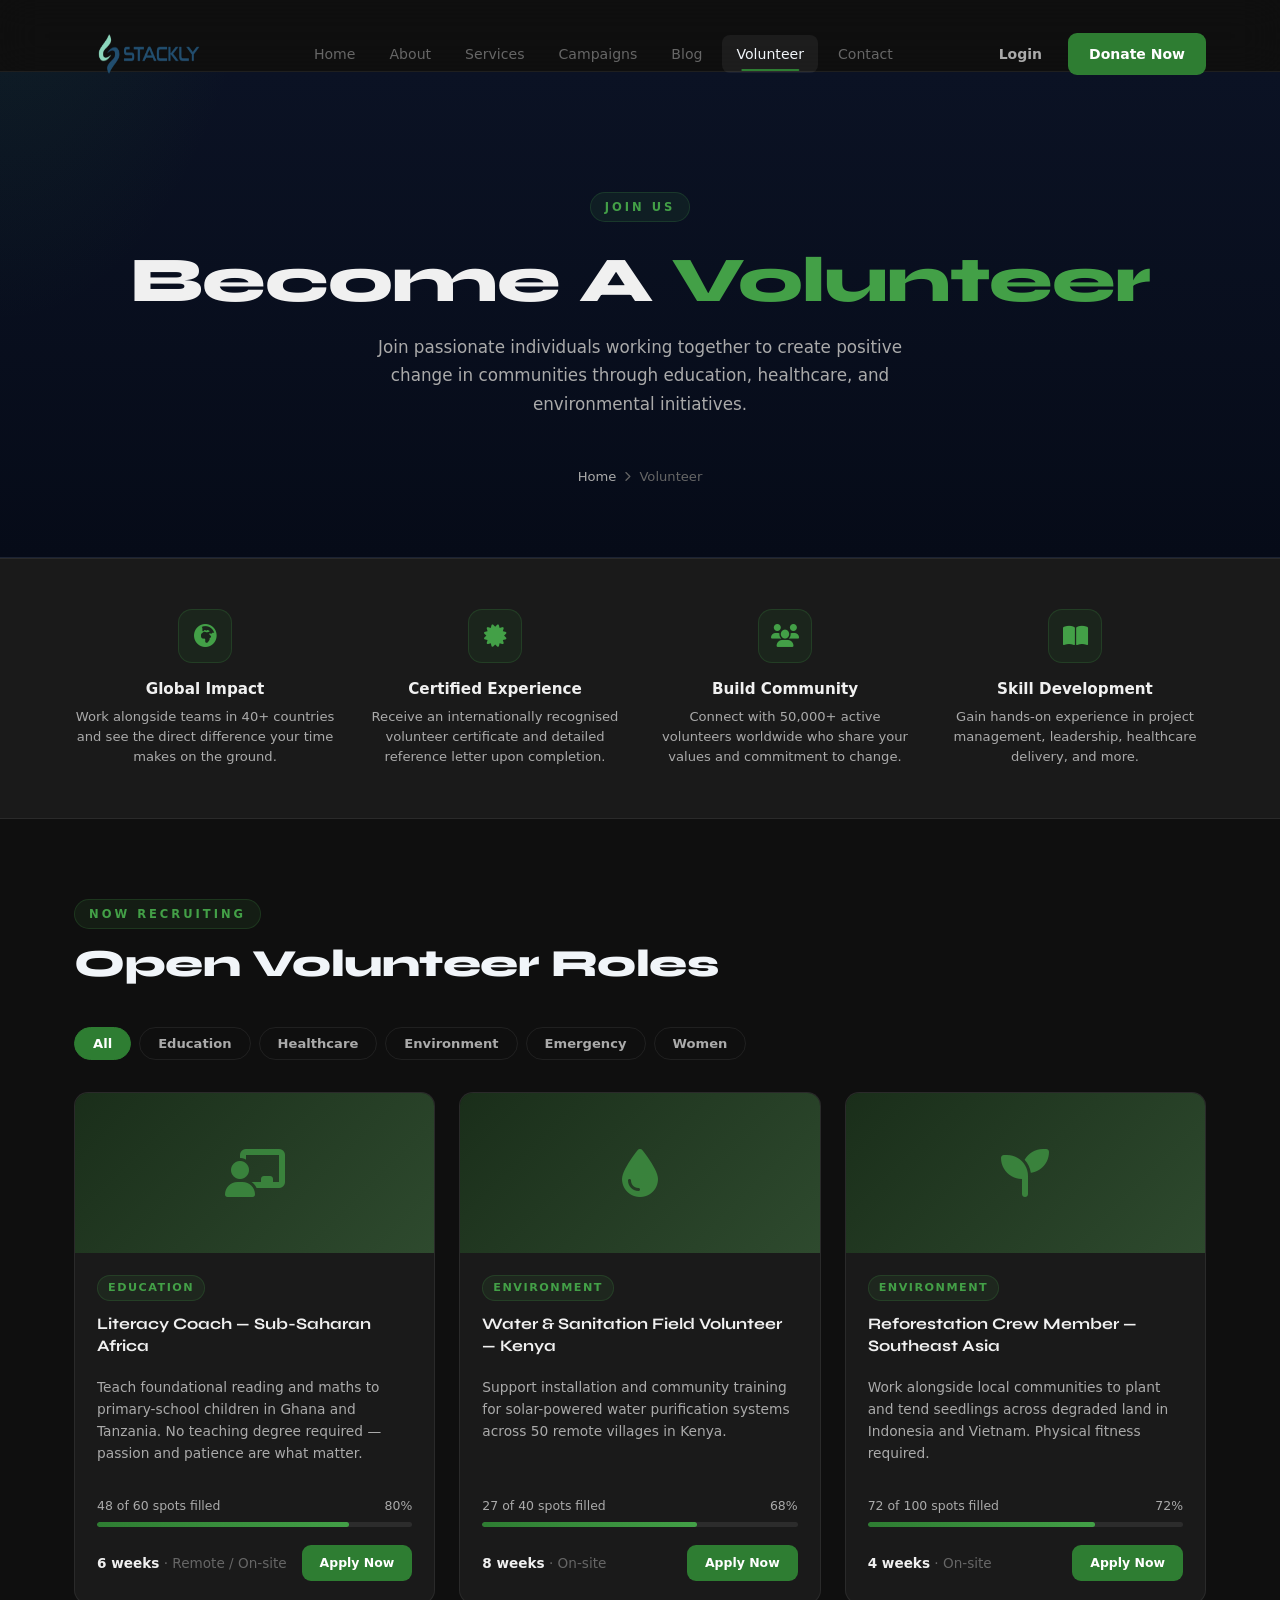
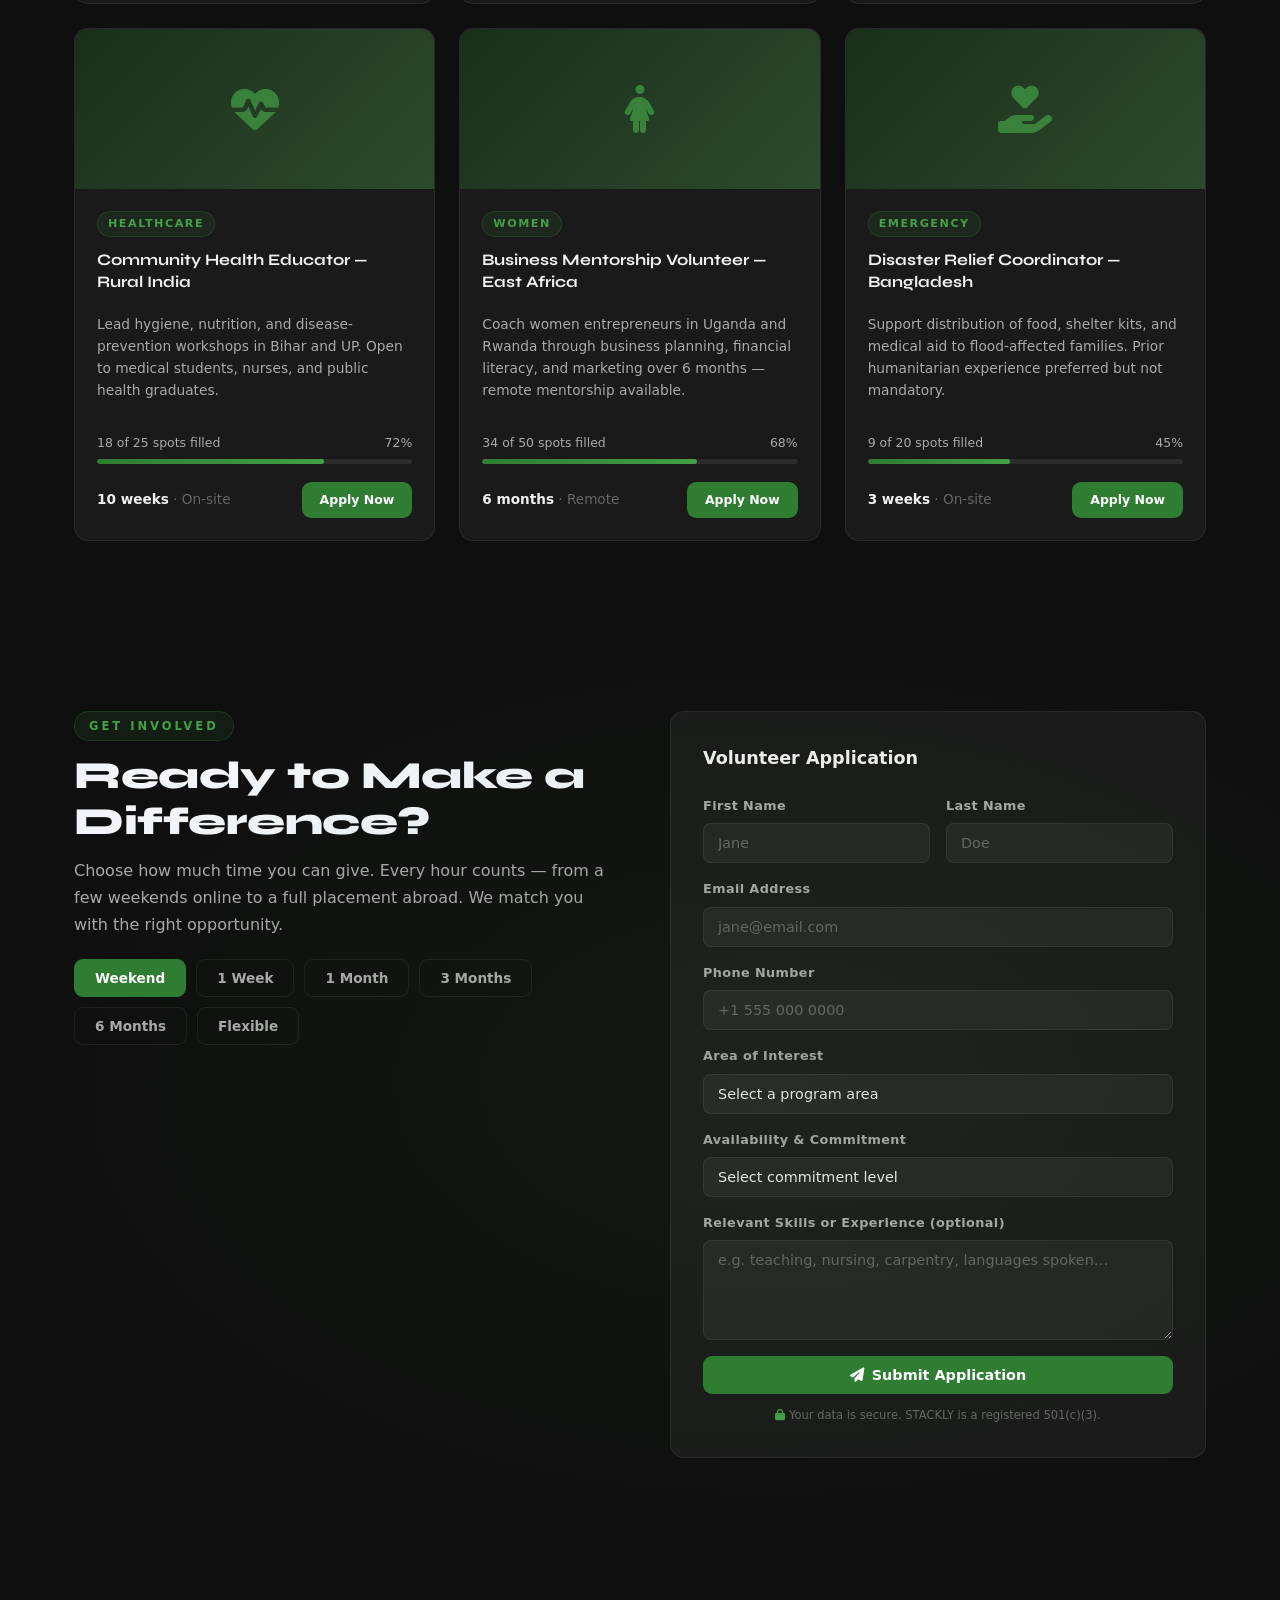
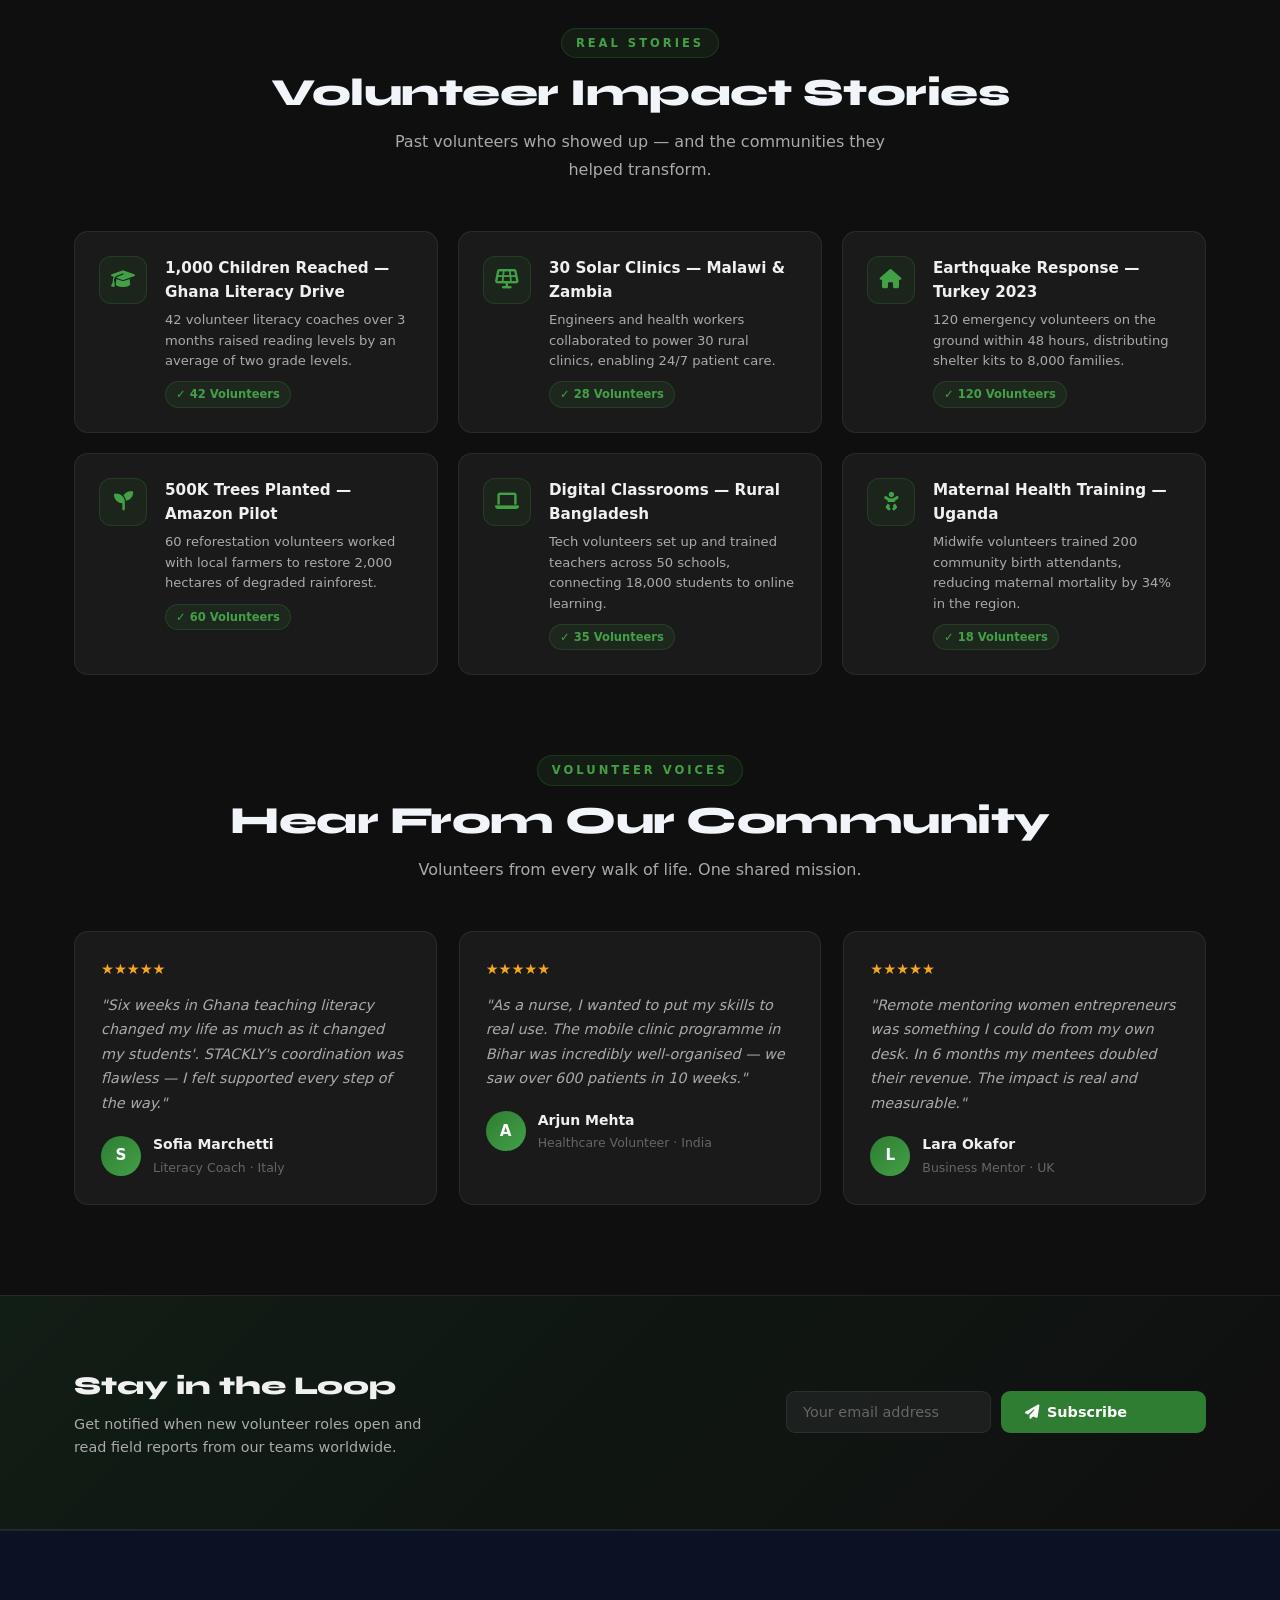
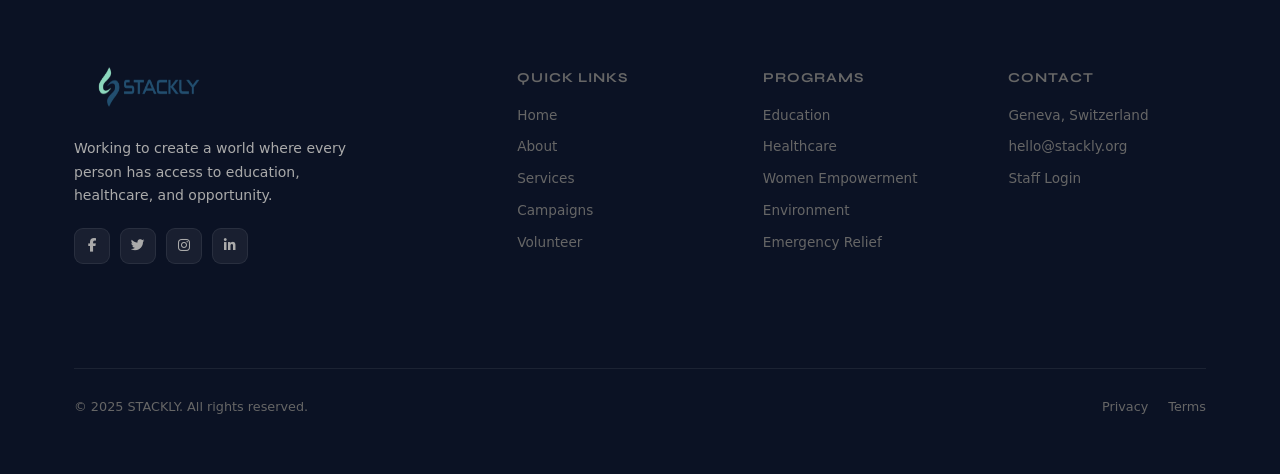
<file: volunteer.html>
<!DOCTYPE html>
<html lang="en">
<head>
<meta charset="UTF-8">
<meta name="viewport" content="width=device-width, initial-scale=1.0">
<title>Volunteer — STACKLY</title>
<link rel="stylesheet" href="https://cdnjs.cloudflare.com/ajax/libs/font-awesome/6.5.0/css/all.min.css">
<link rel="stylesheet" href="style.css">
<style>
/* ─── PAGE LOADER ─── */
#page-loader{position:fixed;inset:0;background:#0a0a0a;display:flex;align-items:center;justify-content:center;z-index:9999;transition:opacity .6s ease,visibility .6s ease}
#page-loader.hidden{opacity:0;visibility:hidden}
.loader-inner{text-align:center}
.loader-logo{font-size:2rem;font-weight:800;letter-spacing:4px;color:#fff;margin-bottom:18px}
.loader-bar{width:200px;height:3px;background:rgba(255,255,255,.1);border-radius:3px;overflow:hidden}
.loader-bar-fill{height:100%;width:0;background:linear-gradient(90deg,var(--accent),var(--accent-light));animation:loaderFill 1.6s ease forwards}
@keyframes loaderFill{0%{width:0}100%{width:100%}}

/* ─── VARIABLES ─── */
:root{
  --bg:#0f0f0f;
  --bg-card:#1a1a1a;
  --bg-card2:#222;
  --accent:#2e7d32;
  --accent-light:#43a047;
  --accent-glow:rgba(46,125,50,.25);
  --text:#f0f0f0;
  --text-secondary:#aaa;
  --text-muted:#666;
  --border-subtle:rgba(255,255,255,.07);
  --radius:14px;
  --radius-sm:8px;
  --shadow:0 8px 32px rgba(0,0,0,.5);
  --shadow-card:0 4px 20px rgba(0,0,0,.4);
  --transition:.3s cubic-bezier(.25,.46,.45,.94);
}

/* ─── RESET ─── */
*,*::before,*::after{margin:0;padding:0;box-sizing:border-box}
html{scroll-behavior:smooth}
body{font-family:'Segoe UI',system-ui,sans-serif;background:var(--bg);color:var(--text);line-height:1.6;overflow-x:hidden}
a{color:inherit;text-decoration:none}
ul{list-style:none}
img{max-width:100%;display:block}

/* ─── SCROLL PROGRESS ─── */
#scroll-progress{position:fixed;top:0;left:0;height:3px;background:var(--accent-light);z-index:10000;width:0;transition:width .1s}

/* ─── NAVBAR ─── */
.navbar{position:fixed;top:0;left:0;right:0;z-index:1000;padding:18px 0;transition:var(--transition);background:transparent}
.navbar.scrolled{background:rgba(10,10,10,.92);backdrop-filter:blur(20px);padding:14px 0;border-bottom:1px solid var(--border-subtle)}
.container{max-width:1180px;margin:0 auto;padding:0 24px}
.nav-inner{display:flex;align-items:center;gap:32px}
.nav-logo{display:flex;align-items:center;gap:9px;font-weight:800;font-size:1.15rem;letter-spacing:1px;flex-shrink:0}
.nav-logo i{color:var(--accent-light);font-size:1.1rem}
.nav-links{display:flex;align-items:center;gap:6px;flex:1;justify-content:center}
.nav-links a{font-size:.875rem;font-weight:500;color:var(--text-secondary);padding:7px 13px;border-radius:8px;transition:var(--transition)}
.nav-links a:hover,.nav-links a.active{color:var(--text);background:rgba(255,255,255,.06)}
.nav-actions{display:flex;align-items:center;gap:10px;flex-shrink:0}
.btn-nav-login{font-size:.875rem;font-weight:600;color:var(--text-secondary);padding:8px 16px;border-radius:8px;transition:var(--transition)}
.btn-nav-login:hover{color:var(--text);background:rgba(255,255,255,.06)}
.btn-donate{background:var(--accent);color:#fff;padding:9px 20px;border-radius:9px;font-size:.875rem;font-weight:700;transition:var(--transition);border:1px solid transparent}
.btn-donate:hover{background:var(--accent-light);transform:translateY(-1px);box-shadow:0 6px 20px var(--accent-glow)}
.hamburger{display:none;flex-direction:column;gap:5px;cursor:pointer;padding:6px;background:none;border:none;margin-left:auto}
.hamburger span{display:block;width:22px;height:2px;background:var(--text);border-radius:2px;transition:.3s}
.hamburger.open span:nth-child(1){transform:rotate(45deg) translate(5px,5px)}
.hamburger.open span:nth-child(2){opacity:0}
.hamburger.open span:nth-child(3){transform:rotate(-45deg) translate(5px,-5px)}
.mobile-menu{position:fixed;inset:0;top:0;background:rgba(10,10,10,.98);backdrop-filter:blur(20px);z-index:999;display:flex;flex-direction:column;align-items:center;justify-content:center;gap:18px;opacity:0;pointer-events:none;transition:var(--transition)}
.mobile-menu.open{opacity:1;pointer-events:all}
.mobile-menu a{font-size:1.25rem;font-weight:600;color:var(--text-secondary);padding:10px 24px;border-radius:10px;transition:var(--transition)}
.mobile-menu a:hover{color:var(--text);background:rgba(255,255,255,.06)}
.mobile-menu .btn-donate{margin-top:8px}

/* ─── PAGE HERO ─── */
.page-hero{min-height:52vh;display:flex;flex-direction:column;align-items:center;justify-content:center;text-align:center;padding:120px 24px 70px;position:relative;overflow:hidden}
.page-hero::before{content:'';position:absolute;inset:0;background:radial-gradient(ellipse at 50% 0%,rgba(46,125,50,.18) 0%,transparent 65%)}
.page-hero h1{font-size:clamp(2.4rem,6vw,4rem);font-weight:900;line-height:1.1;margin:10px 0 16px;letter-spacing:-1px}
.page-hero p{font-size:1.05rem;color:var(--text-secondary);max-width:580px;line-height:1.7}
.section-label{font-size:.72rem;font-weight:700;letter-spacing:3px;text-transform:uppercase;color:var(--accent-light);background:rgba(67,160,71,.1);border:1px solid rgba(67,160,71,.2);padding:5px 14px;border-radius:20px;display:inline-block;margin-bottom:12px}
.breadcrumb{display:flex;align-items:center;gap:8px;margin-top:20px;font-size:.82rem;color:var(--text-muted)}
.breadcrumb a{color:var(--text-secondary);transition:color .2s}
.breadcrumb a:hover{color:var(--accent-light)}

/* ─── SECTION TITLES ─── */
.section-title{font-size:clamp(1.7rem,4vw,2.4rem);font-weight:800;letter-spacing:-.5px;line-height:1.2;margin-bottom:12px}
.section-subtitle{font-size:1rem;color:var(--text-secondary);max-width:520px;line-height:1.7}
.text-center{text-align:center}
.text-center .section-subtitle{margin:0 auto 50px}

/* ─── FILTER BAR ─── */
.filter-bar{display:flex;flex-wrap:wrap;gap:8px;margin-bottom:32px}
.filter-btn{padding:8px 18px;border-radius:20px;font-size:.82rem;font-weight:600;cursor:pointer;border:1px solid var(--border-subtle);background:transparent;color:var(--text-secondary);transition:var(--transition);font-family:inherit}
.filter-btn:hover{border-color:rgba(67,160,71,.3);color:var(--text)}
.filter-btn.active{background:var(--accent);color:#fff;border-color:var(--accent)}

/* ─── OPPORTUNITY CARDS (same layout as campaign-card) ─── */
.campaigns-full-grid{display:grid;grid-template-columns:repeat(3,1fr);gap:24px}
.campaign-card{background:var(--bg-card);border:1px solid var(--border-subtle);border-radius:var(--radius);overflow:hidden;transition:var(--transition);display:flex;flex-direction:column}
.campaign-card:hover{transform:translateY(-5px);border-color:rgba(67,160,71,.25);box-shadow:var(--shadow)}
.campaign-img{height:160px;background:linear-gradient(135deg,#1a2e1a,#2e4a2e);display:flex;align-items:center;justify-content:center}
.campaign-img i{font-size:3rem;color:var(--accent-light);opacity:.7}
.campaign-body{padding:22px;flex:1;display:flex;flex-direction:column;gap:10px}
.campaign-tag{display:inline-block;font-size:.7rem;font-weight:700;letter-spacing:1.5px;text-transform:uppercase;color:var(--accent-light);background:rgba(67,160,71,.1);border:1px solid rgba(67,160,71,.2);padding:3px 10px;border-radius:20px;width:fit-content}
.campaign-card h3{font-size:1rem;font-weight:700;line-height:1.35;margin-top:2px}
.campaign-card p{font-size:.86rem;color:var(--text-secondary);line-height:1.6;flex:1}
.progress-wrap{margin-top:4px}
.progress-meta{display:flex;justify-content:space-between;font-size:.78rem;color:var(--text-secondary);margin-bottom:6px}
.progress-bar{height:5px;background:rgba(255,255,255,.08);border-radius:3px;overflow:hidden}
.progress-fill{height:100%;background:linear-gradient(90deg,var(--accent),var(--accent-light));border-radius:3px;width:0;transition:width 1.2s ease}
.campaign-footer{display:flex;align-items:center;justify-content:space-between;margin-top:auto;padding-top:8px}
.campaign-amount{font-size:.85rem}
.campaign-amount span:first-child{font-weight:700;color:var(--text)}
.campaign-amount span:last-child{color:var(--text-muted)}

/* ─── BUTTONS ─── */
.btn-primary{display:inline-flex;align-items:center;gap:8px;background:var(--accent);color:#fff;padding:11px 24px;border-radius:9px;font-weight:700;font-size:.9rem;cursor:pointer;border:none;transition:var(--transition);font-family:inherit}
.btn-primary:hover{background:var(--accent-light);transform:translateY(-2px);box-shadow:0 8px 24px var(--accent-glow)}
.btn-secondary{display:inline-flex;align-items:center;gap:8px;background:transparent;color:var(--text);padding:11px 24px;border-radius:9px;font-weight:600;font-size:.9rem;cursor:pointer;border:1px solid var(--border-subtle);transition:var(--transition);font-family:inherit}
.btn-secondary:hover{border-color:rgba(67,160,71,.3);color:var(--accent-light)}

/* ─── VOLUNTEER CTA (replaces donate-cta) ─── */
.donate-cta{padding:90px 0;position:relative;overflow:hidden}
.donate-cta::before{content:'';position:absolute;inset:0;background:radial-gradient(ellipse at 60% 50%,rgba(46,125,50,.1) 0%,transparent 70%)}
.donate-cta-inner{display:grid;grid-template-columns:1fr 1fr;gap:60px;align-items:start}
.donate-amounts{display:flex;flex-wrap:wrap;gap:10px;margin-top:20px}
.amount-btn{padding:10px 20px;border-radius:9px;font-size:.85rem;font-weight:700;cursor:pointer;border:1px solid var(--border-subtle);background:transparent;color:var(--text-secondary);transition:var(--transition);font-family:inherit}
.amount-btn:hover{border-color:rgba(67,160,71,.3);color:var(--text)}
.amount-btn.active{background:var(--accent);color:#fff;border-color:var(--accent)}

/* ─── FORM ─── */
.form-group{display:flex;flex-direction:column;gap:7px;margin-bottom:16px}
.form-row{display:grid;grid-template-columns:1fr 1fr;gap:16px}
.form-group label{font-size:.8rem;font-weight:600;color:var(--text-secondary);letter-spacing:.4px}
.form-input,.form-select{background:rgba(255,255,255,.05);border:1px solid var(--border-subtle);border-radius:8px;padding:11px 14px;color:var(--text);font-size:.9rem;outline:none;transition:var(--transition);font-family:inherit;width:100%}
.form-input::placeholder{color:var(--text-muted)}
.form-input:focus,.form-select:focus{border-color:rgba(67,160,71,.5);background:rgba(67,160,71,.05)}
.form-select{cursor:pointer;appearance:none}
.form-select option{background:var(--bg-card2)}
textarea.form-input{resize:vertical;min-height:100px}

/* ─── COMPLETED CARDS (reused as "Impact Stories") ─── */
.completed-grid{display:grid;grid-template-columns:repeat(3,1fr);gap:20px;margin-top:48px}
.completed-card{background:var(--bg-card);border:1px solid var(--border-subtle);border-radius:var(--radius);padding:24px;display:flex;gap:18px;align-items:flex-start;transition:var(--transition)}
.completed-card:hover{border-color:rgba(67,160,71,.2);transform:translateY(-3px)}
.completed-icon{width:48px;height:48px;flex-shrink:0;background:rgba(46,125,50,.12);border:1px solid rgba(67,160,71,.2);border-radius:12px;display:flex;align-items:center;justify-content:center;color:var(--accent-light);font-size:1.2rem}
.completed-info h3{font-size:.95rem;font-weight:700;margin-bottom:6px}
.completed-info p{font-size:.82rem;color:var(--text-secondary);line-height:1.55}
.completed-badge{display:inline-block;margin-top:10px;font-size:.72rem;font-weight:700;color:var(--accent-light);background:rgba(67,160,71,.1);border:1px solid rgba(67,160,71,.2);padding:3px 10px;border-radius:20px}

/* ─── NEWSLETTER ─── */
.newsletter{padding:70px 0;border-top:1px solid var(--border-subtle)}
.newsletter-inner{display:flex;align-items:center;justify-content:space-between;gap:40px;flex-wrap:wrap}
.newsletter-text h2{font-size:1.6rem;font-weight:800;margin-bottom:6px}
.newsletter-text p{color:var(--text-secondary);font-size:.9rem}
.newsletter-form{display:grid; grid-template-columns: repeat(2, 1fr); gap:10px;flex:1;max-width:420px}
.newsletter-form input{flex:1;background:rgba(255,255,255,.05);border:1px solid var(--border-subtle);border-radius:9px;padding:12px 16px;color:var(--text);font-size:.9rem;outline:none;transition:var(--transition);font-family:inherit}
.newsletter-form input::placeholder{color:var(--text-muted)}
.newsletter-form input:focus{border-color:rgba(67,160,71,.4)}

/* ─── FOOTER ─── */
footer{padding:64px 0 32px;border-top:1px solid var(--border-subtle)}
.footer-grid{display:grid;grid-template-columns:2fr 1fr 1fr 1fr;gap:48px;margin-bottom:48px}
.footer-brand p{font-size:.875rem;color:var(--text-secondary);line-height:1.7;margin:14px 0 20px;max-width:280px}
.footer-social{display:flex;gap:10px}
.social-btn{width:36px;height:36px;background:rgba(255,255,255,.06);border:1px solid var(--border-subtle);border-radius:9px;display:flex;align-items:center;justify-content:center;font-size:.85rem;transition:var(--transition);color:var(--text-secondary)}
.social-btn:hover{background:var(--accent);border-color:var(--accent);color:#fff}
.footer-col h4{font-size:.85rem;font-weight:700;letter-spacing:1px;text-transform:uppercase;color:var(--text-muted);margin-bottom:16px}
.footer-col ul{display:flex;flex-direction:column;gap:10px}
.footer-col ul a{font-size:.875rem;color:var(--text-secondary);transition:color .2s}
.footer-col ul a:hover{color:var(--accent-light)}
.footer-bottom{display:flex;align-items:center;justify-content:space-between;padding-top:28px;border-top:1px solid var(--border-subtle);font-size:.8rem;color:var(--text-muted)}
.footer-bottom-links{display:flex;gap:20px}
.footer-bottom-links a{color:var(--text-muted);transition:color .2s}
.footer-bottom-links a:hover{color:var(--text)}

/* ─── FLOATING WIDGET ─── */


/* ─── AOS-like reveal ─── */
[data-aos]{opacity:0;transform:translateY(24px);transition:opacity .6s ease,transform .6s ease}
[data-aos].aos-animate{opacity:1;transform:translateY(0)}

/* ─── BENEFITS STRIP (new) ─── */
.benefits-strip{background:var(--bg-card);border-top:1px solid var(--border-subtle);border-bottom:1px solid var(--border-subtle);padding:50px 0}
.benefits-grid{display:grid;grid-template-columns:repeat(4,1fr);gap:28px}
.benefit-item{text-align:center}
.benefit-icon{width:54px;height:54px;background:rgba(46,125,50,.12);border:1px solid rgba(67,160,71,.2);border-radius:14px;display:flex;align-items:center;justify-content:center;font-size:1.4rem;color:var(--accent-light);margin:0 auto 14px}
.benefit-item h4{font-size:.95rem;font-weight:700;margin-bottom:5px}
.benefit-item p{font-size:.82rem;color:var(--text-secondary);line-height:1.55}

/* ─── TESTIMONIAL ─── */
.testimonials-grid{display:grid;grid-template-columns:repeat(3,1fr);gap:22px;margin-top:48px}
.testi-card{background:var(--bg-card);border:1px solid var(--border-subtle);border-radius:var(--radius);padding:26px;transition:var(--transition)}
.testi-card:hover{border-color:rgba(67,160,71,.2);transform:translateY(-3px)}
.testi-stars{color:#f5a623;font-size:.9rem;margin-bottom:12px}
.testi-card blockquote{font-size:.9rem;color:var(--text-secondary);line-height:1.7;font-style:italic;margin-bottom:18px}
.testi-author{display:flex;align-items:center;gap:12px}
.testi-avatar{width:40px;height:40px;border-radius:50%;background:linear-gradient(135deg,var(--accent),var(--accent-light));display:flex;align-items:center;justify-content:center;font-weight:800;color:#fff;font-size:.95rem;flex-shrink:0}
.testi-name{font-size:.875rem;font-weight:700}
.testi-role{font-size:.78rem;color:var(--text-muted);margin-top:2px}

/* ─── RESPONSIVE ─── */
@media(max-width:1024px){
  .campaigns-full-grid{grid-template-columns:repeat(2,1fr)}
  .completed-grid{grid-template-columns:repeat(2,1fr)}
  .footer-grid{grid-template-columns:1fr 1fr;gap:32px}
  .footer-brand{grid-column:1/-1}
  .benefits-grid{grid-template-columns:repeat(2,1fr)}
  .testimonials-grid{grid-template-columns:repeat(2,1fr)}
  .donate-cta-inner{grid-template-columns:1fr}
}
@media(max-width:768px){
  .nav-links,.nav-actions{display:none}
  .hamburger{display:flex}
  .campaigns-full-grid{grid-template-columns:1fr}
  .completed-grid{grid-template-columns:1fr}
  .form-row{grid-template-columns:1fr}
  .newsletter-inner{flex-direction:column;gap:24px}
  .newsletter-form{max-width:100%;width:100%}
  .footer-grid{grid-template-columns:1fr}
  .footer-bottom{flex-direction:column;gap:12px;text-align:center}
  .benefits-grid{grid-template-columns:1fr 1fr}
  .testimonials-grid{grid-template-columns:1fr}
  .donate-cta-inner{gap:36px}
  #floating-donate{bottom:20px;right:16px}
  .float-donate-card{width:190px}
}
@media(max-width:480px){
  .benefits-grid{grid-template-columns:1fr}
  .page-hero h1{font-size:2.1rem}
  .newsletter-form{grid-template-columns:1fr}
}
</style>
</head>
<body>

<!-- SCROLL PROGRESS -->
<div id="scroll-progress"></div>

<!-- PAGE LOADER -->
<div id="page-loader">
  <div class="loader-inner">
    <div class="loader-logo">STACKLY</div>
    <div class="loader-bar"><div class="loader-bar-fill"></div></div>
  </div>
</div>

<!-- NAVBAR -->
<nav class="navbar" id="navbar">
  <div class="container">
    <div class="nav-inner">
     <a href="index.html" class="nav-logo"><img src="./images//logo-dark.webp" alt="STACKLY Logo" class="nav-logo-img" /></a>
      <ul class="nav-links">
        <li><a href="index.html">Home</a></li>
        <li><a href="about.html">About</a></li>
        <li><a href="services.html">Services</a></li>
        <li><a href="campaigns.html">Campaigns</a></li>
        <li><a href="blog.html">Blog</a></li>
        <li><a href="volunteer.html" class="active">Volunteer</a></li>
        <li><a href="contact.html">Contact</a></li>
      </ul>
      <div class="nav-actions">
        <a href="login.html" class="btn-nav-login">Login</a>
        <a href="campaigns.html" class="btn-donate">Donate Now</a>
      </div>
      <div class="hamburger" id="hamburger"><span></span><span></span><span></span></div>
    </div>
  </div>
</nav>

<!-- MOBILE MENU -->
<div class="mobile-menu" id="mobileMenu">
  <a href="index.html">Home</a>
  <a href="about.html">About</a>
  <a href="services.html">Services</a>
  <a href="campaigns.html">Campaigns</a>
  <a href="blog.html">Blog</a>
  <a href="volunteer.html">Volunteer</a>
  <a href="contact.html">Contact</a>
  <a href="login.html">Login</a>
  <a href="campaigns.html" class="btn-donate">Donate Now</a>
</div>

<!-- PAGE HERO -->
<section class="page-hero">
  <span class="section-label">Join Us</span>
  <h1>Become A <span style="color:var(--accent-light)">Volunteer</span></h1>
  <p>Join passionate individuals working together to create positive change in communities through education, healthcare, and environmental initiatives.</p>
  <div class="breadcrumb">
    <a href="index.html">Home</a>
    <i class="fas fa-chevron-right" style="font-size:.65rem"></i>
    <span>Volunteer</span>
  </div>
</section>

<!-- ═══ WHY VOLUNTEER BENEFITS STRIP ═══ -->
<section class="benefits-strip">
  <div class="container">
    <div class="benefits-grid">
      <div class="benefit-item" data-aos="fade-up" data-aos-delay="0">
        <div class="benefit-icon"><i class="fas fa-globe-africa"></i></div>
        <h4>Global Impact</h4>
        <p>Work alongside teams in 40+ countries and see the direct difference your time makes on the ground.</p>
      </div>
      <div class="benefit-item" data-aos="fade-up" data-aos-delay="80">
        <div class="benefit-icon"><i class="fas fa-certificate"></i></div>
        <h4>Certified Experience</h4>
        <p>Receive an internationally recognised volunteer certificate and detailed reference letter upon completion.</p>
      </div>
      <div class="benefit-item" data-aos="fade-up" data-aos-delay="160">
        <div class="benefit-icon"><i class="fas fa-users"></i></div>
        <h4>Build Community</h4>
        <p>Connect with 50,000+ active volunteers worldwide who share your values and commitment to change.</p>
      </div>
      <div class="benefit-item" data-aos="fade-up" data-aos-delay="240">
        <div class="benefit-icon"><i class="fas fa-book-open"></i></div>
        <h4>Skill Development</h4>
        <p>Gain hands-on experience in project management, leadership, healthcare delivery, and more.</p>
      </div>
    </div>
  </div>
</section>

<!-- ═══ OPEN VOLUNTEER ROLES ═══ -->
<section style="padding:80px 0">
  <div class="container">
    <div style="display:flex;align-items:flex-end;justify-content:space-between;flex-wrap:wrap;gap:20px;margin-bottom:40px" data-aos="fade-up">
      <div>
        <span class="section-label">Now Recruiting</span>
        <h2 class="section-title" style="margin-bottom:0">Open Volunteer Roles</h2>
      </div>
    </div>

    <!-- Filter -->
    <div class="filter-bar" data-aos="fade-up">
      <button class="filter-btn active" data-filter="all">All</button>
      <button class="filter-btn" data-filter="Education">Education</button>
      <button class="filter-btn" data-filter="Healthcare">Healthcare</button>
      <button class="filter-btn" data-filter="Environment">Environment</button>
      <button class="filter-btn" data-filter="Emergency">Emergency</button>
      <button class="filter-btn" data-filter="Women">Women</button>
    </div>

    <div class="campaigns-full-grid" id="rolesGrid">

      <!-- Role 1 -->
      <div class="campaign-card" data-aos="fade-up" data-aos-delay="0" data-category="Education">
        <div class="campaign-img"><i class="fas fa-chalkboard-teacher"></i></div>
        <div class="campaign-body">
          <span class="campaign-tag">Education</span>
          <h3>Literacy Coach — Sub-Saharan Africa</h3>
          <p>Teach foundational reading and maths to primary-school children in Ghana and Tanzania. No teaching degree required — passion and patience are what matter.</p>
          <div class="progress-wrap">
            <div class="progress-meta"><span>48 of 60 spots filled</span><span>80%</span></div>
            <div class="progress-bar"><div class="progress-fill" data-width="80"></div></div>
          </div>
          <div class="campaign-footer">
            <div class="campaign-amount"><span>6 weeks</span><span> · Remote / On-site</span></div>
            <a href="#apply" class="btn-primary" style="padding:8px 18px;font-size:.78rem">Apply Now</a>
          </div>
        </div>
      </div>

      <!-- Role 2 -->
      <div class="campaign-card" data-aos="fade-up" data-aos-delay="80" data-category="Environment">
        <div class="campaign-img"><i class="fas fa-tint"></i></div>
        <div class="campaign-body">
          <span class="campaign-tag">Environment</span>
          <h3>Water & Sanitation Field Volunteer — Kenya</h3>
          <p>Support installation and community training for solar-powered water purification systems across 50 remote villages in Kenya.</p>
          <div class="progress-wrap">
            <div class="progress-meta"><span>27 of 40 spots filled</span><span>68%</span></div>
            <div class="progress-bar"><div class="progress-fill" data-width="68"></div></div>
          </div>
          <div class="campaign-footer">
            <div class="campaign-amount"><span>8 weeks</span><span> · On-site</span></div>
            <a href="#apply" class="btn-primary" style="padding:8px 18px;font-size:.78rem">Apply Now</a>
          </div>
        </div>
      </div>

      <!-- Role 3 -->
      <div class="campaign-card" data-aos="fade-up" data-aos-delay="160" data-category="Environment">
        <div class="campaign-img"><i class="fas fa-seedling"></i></div>
        <div class="campaign-body">
          <span class="campaign-tag">Environment</span>
          <h3>Reforestation Crew Member — Southeast Asia</h3>
          <p>Work alongside local communities to plant and tend seedlings across degraded land in Indonesia and Vietnam. Physical fitness required.</p>
          <div class="progress-wrap">
            <div class="progress-meta"><span>72 of 100 spots filled</span><span>72%</span></div>
            <div class="progress-bar"><div class="progress-fill" data-width="72"></div></div>
          </div>
          <div class="campaign-footer">
            <div class="campaign-amount"><span>4 weeks</span><span> · On-site</span></div>
            <a href="#apply" class="btn-primary" style="padding:8px 18px;font-size:.78rem">Apply Now</a>
          </div>
        </div>
      </div>

      <!-- Role 4 -->
      <div class="campaign-card" data-aos="fade-up" data-aos-delay="0" data-category="Healthcare">
        <div class="campaign-img"><i class="fas fa-heartbeat"></i></div>
        <div class="campaign-body">
          <span class="campaign-tag">Healthcare</span>
          <h3>Community Health Educator — Rural India</h3>
          <p>Lead hygiene, nutrition, and disease-prevention workshops in Bihar and UP. Open to medical students, nurses, and public health graduates.</p>
          <div class="progress-wrap">
            <div class="progress-meta"><span>18 of 25 spots filled</span><span>72%</span></div>
            <div class="progress-bar"><div class="progress-fill" data-width="72"></div></div>
          </div>
          <div class="campaign-footer">
            <div class="campaign-amount"><span>10 weeks</span><span> · On-site</span></div>
            <a href="#apply" class="btn-primary" style="padding:8px 18px;font-size:.78rem">Apply Now</a>
          </div>
        </div>
      </div>

      <!-- Role 5 -->
      <div class="campaign-card" data-aos="fade-up" data-aos-delay="80" data-category="Women">
        <div class="campaign-img"><i class="fas fa-female"></i></div>
        <div class="campaign-body">
          <span class="campaign-tag">Women</span>
          <h3>Business Mentorship Volunteer — East Africa</h3>
          <p>Coach women entrepreneurs in Uganda and Rwanda through business planning, financial literacy, and marketing over 6 months — remote mentorship available.</p>
          <div class="progress-wrap">
            <div class="progress-meta"><span>34 of 50 spots filled</span><span>68%</span></div>
            <div class="progress-bar"><div class="progress-fill" data-width="68"></div></div>
          </div>
          <div class="campaign-footer">
            <div class="campaign-amount"><span>6 months</span><span> · Remote</span></div>
            <a href="#apply" class="btn-primary" style="padding:8px 18px;font-size:.78rem">Apply Now</a>
          </div>
        </div>
      </div>

      <!-- Role 6 -->
      <div class="campaign-card" data-aos="fade-up" data-aos-delay="160" data-category="Emergency">
        <div class="campaign-img"><i class="fas fa-hand-holding-heart"></i></div>
        <div class="campaign-body">
          <span class="campaign-tag">Emergency</span>
          <h3>Disaster Relief Coordinator — Bangladesh</h3>
          <p>Support distribution of food, shelter kits, and medical aid to flood-affected families. Prior humanitarian experience preferred but not mandatory.</p>
          <div class="progress-wrap">
            <div class="progress-meta"><span>9 of 20 spots filled</span><span>45%</span></div>
            <div class="progress-bar"><div class="progress-fill" data-width="45"></div></div>
          </div>
          <div class="campaign-footer">
            <div class="campaign-amount"><span>3 weeks</span><span> · On-site</span></div>
            <a href="#apply" class="btn-primary" style="padding:8px 18px;font-size:.78rem">Apply Now</a>
          </div>
        </div>
      </div>

    </div><!-- end rolesGrid -->
  </div>
</section>

<!-- ═══ APPLY FORM (replaces donate-cta) ═══ -->
<section class="donate-cta" id="apply">
  <div class="container">
    <div class="donate-cta-inner">

      <!-- Left: Info + commitment levels -->
      <div data-aos="fade-right">
        <span class="section-label">Get Involved</span>
        <h2 class="section-title">Ready to Make a Difference?</h2>
        <p style="color:var(--text-secondary);line-height:1.7;margin-bottom:8px">
          Choose how much time you can give. Every hour counts — from a few weekends online to a full placement abroad. We match you with the right opportunity.
        </p>
        <div class="donate-amounts">
          <button class="amount-btn active" data-commit="Weekend">Weekend</button>
          <button class="amount-btn" data-commit="1 Week">1 Week</button>
          <button class="amount-btn" data-commit="1 Month">1 Month</button>
          <button class="amount-btn" data-commit="3 Months">3 Months</button>
          <button class="amount-btn" data-commit="6 Months">6 Months</button>
          <button class="amount-btn" data-commit="Flexible">Flexible</button>
        </div>
      </div>

      <!-- Right: Application form -->
      <div data-aos="fade-left">
        <form id="applyForm" style="background:var(--bg-card);border:1px solid var(--border-subtle);border-radius:var(--radius);padding:32px">
          <h3 style="margin-bottom:24px;font-size:1.1rem">Volunteer Application</h3>
          <div class="form-row">
            <div class="form-group"><label>First Name</label><input type="text" class="form-input" placeholder="Jane" required></div>
            <div class="form-group"><label>Last Name</label><input type="text" class="form-input" placeholder="Doe" required></div>
          </div>
          <div class="form-group"><label>Email Address</label><input type="email" class="form-input" placeholder="jane@email.com" required></div>
          <div class="form-group"><label>Phone Number</label><input type="tel" class="form-input" placeholder="+1 555 000 0000"></div>
          <div class="form-group">
            <label>Area of Interest</label>
            <select class="form-select" required>
              <option value="">Select a program area</option>
              <option>Education</option>
              <option>Healthcare</option>
              <option>Environment</option>
              <option>Women Empowerment</option>
              <option>Emergency Relief</option>
              <option>Any — I'm flexible</option>
            </select>
          </div>
          <div class="form-group">
            <label>Availability &amp; Commitment</label>
            <select class="form-select" id="commitSelect" required>
              <option value="">Select commitment level</option>
              <option>Weekend</option>
              <option>1 Week</option>
              <option>1 Month</option>
              <option>3 Months</option>
              <option>6 Months</option>
              <option>Flexible</option>
            </select>
          </div>
          <div class="form-group">
            <label>Relevant Skills or Experience (optional)</label>
            <textarea class="form-input" placeholder="e.g. teaching, nursing, carpentry, languages spoken…" rows="3"></textarea>
          </div>
          <button type="submit" class="btn-primary" style="width:100%;justify-content:center">
            <i class="fas fa-paper-plane"></i>Submit Application
          </button>
          <p style="font-size:.72rem;color:var(--text-muted);text-align:center;margin-top:12px">
            <i class="fas fa-lock" style="color:var(--accent-light)"></i>
            Your data is secure. STACKLY is a registered 501(c)(3).
          </p>
        </form>
      </div>

    </div>
  </div>
</section>

<!-- ═══ IMPACT STORIES (replaces completed campaigns) ═══ -->
<section style="padding:80px 0">
  <div class="container">
    <div class="text-center" data-aos="fade-up">
      <span class="section-label">Real Stories</span>
      <h2 class="section-title">Volunteer Impact Stories</h2>
      <p class="section-subtitle" style="margin:0 auto">Past volunteers who showed up — and the communities they helped transform.</p>
    </div>
    <div class="completed-grid">
      <div class="completed-card" data-aos="fade-up" data-aos-delay="0">
        <div class="completed-icon"><i class="fas fa-graduation-cap"></i></div>
        <div class="completed-info">
          <h3>1,000 Children Reached — Ghana Literacy Drive</h3>
          <p>42 volunteer literacy coaches over 3 months raised reading levels by an average of two grade levels.</p>
          <span class="completed-badge">✓ 42 Volunteers</span>
        </div>
      </div>
      <div class="completed-card" data-aos="fade-up" data-aos-delay="80">
        <div class="completed-icon"><i class="fas fa-solar-panel"></i></div>
        <div class="completed-info">
          <h3>30 Solar Clinics — Malawi & Zambia</h3>
          <p>Engineers and health workers collaborated to power 30 rural clinics, enabling 24/7 patient care.</p>
          <span class="completed-badge">✓ 28 Volunteers</span>
        </div>
      </div>
      <div class="completed-card" data-aos="fade-up" data-aos-delay="160">
        <div class="completed-icon"><i class="fas fa-home"></i></div>
        <div class="completed-info">
          <h3>Earthquake Response — Turkey 2023</h3>
          <p>120 emergency volunteers on the ground within 48 hours, distributing shelter kits to 8,000 families.</p>
          <span class="completed-badge">✓ 120 Volunteers</span>
        </div>
      </div>
      <div class="completed-card" data-aos="fade-up" data-aos-delay="0">
        <div class="completed-icon"><i class="fas fa-seedling"></i></div>
        <div class="completed-info">
          <h3>500K Trees Planted — Amazon Pilot</h3>
          <p>60 reforestation volunteers worked with local farmers to restore 2,000 hectares of degraded rainforest.</p>
          <span class="completed-badge">✓ 60 Volunteers</span>
        </div>
      </div>
      <div class="completed-card" data-aos="fade-up" data-aos-delay="80">
        <div class="completed-icon"><i class="fas fa-laptop"></i></div>
        <div class="completed-info">
          <h3>Digital Classrooms — Rural Bangladesh</h3>
          <p>Tech volunteers set up and trained teachers across 50 schools, connecting 18,000 students to online learning.</p>
          <span class="completed-badge">✓ 35 Volunteers</span>
        </div>
      </div>
      <div class="completed-card" data-aos="fade-up" data-aos-delay="160">
        <div class="completed-icon"><i class="fas fa-baby"></i></div>
        <div class="completed-info">
          <h3>Maternal Health Training — Uganda</h3>
          <p>Midwife volunteers trained 200 community birth attendants, reducing maternal mortality by 34% in the region.</p>
          <span class="completed-badge">✓ 18 Volunteers</span>
        </div>
      </div>
    </div>
  </div>
</section>

<!-- ═══ TESTIMONIALS ═══ -->
<section style="padding:0 0 90px">
  <div class="container">
    <div class="text-center" data-aos="fade-up">
      <span class="section-label">Volunteer Voices</span>
      <h2 class="section-title">Hear From Our Community</h2>
      <p class="section-subtitle" style="margin:0 auto">Volunteers from every walk of life. One shared mission.</p>
    </div>
    <div class="testimonials-grid">
      <div class="testi-card" data-aos="fade-up" data-aos-delay="0">
        <div class="testi-stars">★★★★★</div>
        <blockquote>"Six weeks in Ghana teaching literacy changed my life as much as it changed my students'. STACKLY's coordination was flawless — I felt supported every step of the way."</blockquote>
        <div class="testi-author">
          <div class="testi-avatar">S</div>
          <div><div class="testi-name">Sofia Marchetti</div><div class="testi-role">Literacy Coach · Italy</div></div>
        </div>
      </div>
      <div class="testi-card" data-aos="fade-up" data-aos-delay="80">
        <div class="testi-stars">★★★★★</div>
        <blockquote>"As a nurse, I wanted to put my skills to real use. The mobile clinic programme in Bihar was incredibly well-organised — we saw over 600 patients in 10 weeks."</blockquote>
        <div class="testi-author">
          <div class="testi-avatar">A</div>
          <div><div class="testi-name">Arjun Mehta</div><div class="testi-role">Healthcare Volunteer · India</div></div>
        </div>
      </div>
      <div class="testi-card" data-aos="fade-up" data-aos-delay="160">
        <div class="testi-stars">★★★★★</div>
        <blockquote>"Remote mentoring women entrepreneurs was something I could do from my own desk. In 6 months my mentees doubled their revenue. The impact is real and measurable."</blockquote>
        <div class="testi-author">
          <div class="testi-avatar">L</div>
          <div><div class="testi-name">Lara Okafor</div><div class="testi-role">Business Mentor · UK</div></div>
        </div>
      </div>
    </div>
  </div>
</section>

<!-- NEWSLETTER -->
<section class="newsletter">
  <div class="container">
    <div class="newsletter-inner">
      <div class="newsletter-text">
        <h2>Stay in the Loop</h2>
        <p>Get notified when new volunteer roles open and read field reports from our teams worldwide.</p>
      </div>
      <form class="newsletter-form" data-form="newsletter" onsubmit="handleNewsletter(event)">
        <input type="email" placeholder="Your email address" required>
        <button type="submit" class="btn-primary"><i class="fas fa-paper-plane"></i>Subscribe</button>
      </form>
    </div>
  </div>
</section>

<!-- FOOTER -->
<footer>
  <div class="container">
    <div class="footer-grid">
      <div class="footer-brand">
       <a href="index.html" class="nav-logo"><img src="./images//logo-dark.webp" alt="STACKLY Logo" class="nav-logo-img" /></a>
        <p>Working to create a world where every person has access to education, healthcare, and opportunity.</p>
        <div class="footer-social">
          <a href="404.html" class="social-btn"><i class="fab fa-facebook-f"></i></a>
          <a href="404.html" class="social-btn"><i class="fab fa-twitter"></i></a>
          <a href="404.html" class="social-btn"><i class="fab fa-instagram"></i></a>
          <a href="404.html" class="social-btn"><i class="fab fa-linkedin-in"></i></a>
        </div>
      </div>
      <div class="footer-col"><h4>Quick Links</h4><ul>
        <li><a href="index.html">Home</a></li>
        <li><a href="about.html">About</a></li>
        <li><a href="services.html">Services</a></li>
        <li><a href="campaigns.html">Campaigns</a></li>
        <li><a href="volunteer.html">Volunteer</a></li>
      </ul></div>
      <div class="footer-col"><h4>Programs</h4><ul>
        <li><a href="services.html">Education</a></li>
        <li><a href="services.html">Healthcare</a></li>
        <li><a href="services.html">Women Empowerment</a></li>
        <li><a href="services.html">Environment</a></li>
        <li><a href="services.html">Emergency Relief</a></li>
      </ul></div>
      <div class="footer-col"><h4>Contact</h4><ul>
        <li><a href="about.html">Geneva, Switzerland</a></li>
        <li><a href="about.html">hello@stackly.org</a></li>
        <li><a href="login.html">Staff Login</a></li>
      </ul></div>
    </div>
    <div class="footer-bottom">
      <p>© 2025 STACKLY. All rights reserved.</p>
      <div class="footer-bottom-links"><a href="index.html">Privacy</a><a href="index.html">Terms</a></div>
    </div>
  </div>
</footer>

<!-- FLOATING WIDGET (same structure, volunteer themed) -->

</div>

<script>
/* ── PAGE LOADER ── */
window.addEventListener('load', () => {
  setTimeout(() => document.getElementById('page-loader').classList.add('hidden'), 1600);
});

/* ── SCROLL PROGRESS ── */
const bar = document.getElementById('scroll-progress');
window.addEventListener('scroll', () => {
  const h = document.documentElement.scrollHeight - window.innerHeight;
  bar.style.width = (window.scrollY / h * 100) + '%';
}, { passive: true });

/* ── NAVBAR SCROLL ── */
window.addEventListener('scroll', () => {
  document.getElementById('navbar').classList.toggle('scrolled', window.scrollY > 50);
}, { passive: true });

/* ── HAMBURGER ── */
const ham = document.getElementById('hamburger');
const mob = document.getElementById('mobileMenu');
ham.addEventListener('click', () => {
  ham.classList.toggle('open');
  mob.classList.toggle('open');
});
mob.querySelectorAll('a').forEach(a => a.addEventListener('click', () => {
  ham.classList.remove('open');
  mob.classList.remove('open');
}));

/* ── FILTER ROLES ── */
document.querySelectorAll('.filter-bar .filter-btn').forEach(btn => {
  btn.addEventListener('click', function () {
    document.querySelectorAll('.filter-bar .filter-btn').forEach(b => b.classList.remove('active'));
    this.classList.add('active');
    const filter = this.dataset.filter;
    document.querySelectorAll('#rolesGrid .campaign-card').forEach(card => {
      card.style.display = (filter === 'all' || card.dataset.category === filter) ? '' : 'none';
    });
  });
});

/* ── COMMITMENT PILLS ── */
document.querySelectorAll('.donate-amounts .amount-btn').forEach(btn => {
  btn.addEventListener('click', function () {
    document.querySelectorAll('.donate-amounts .amount-btn').forEach(b => b.classList.remove('active'));
    this.classList.add('active');
    const sel = document.getElementById('commitSelect');
    if (sel) sel.value = this.dataset.commit;
  });
});

/* ── PROGRESS BARS ── */
function animateBars() {
  document.querySelectorAll('.progress-fill[data-width]').forEach(el => {
    el.style.width = el.dataset.width + '%';
  });
}
const barObs = new IntersectionObserver(entries => {
  if (entries.some(e => e.isIntersecting)) { animateBars(); barObs.disconnect(); }
}, { threshold: 0.1 });
const firstCard = document.querySelector('.campaigns-full-grid');
if (firstCard) barObs.observe(firstCard);

/* ── AOS-like REVEAL ── */
const aosObs = new IntersectionObserver(entries => {
  entries.forEach(e => {
    if (!e.isIntersecting) return;
    const delay = parseInt(e.target.getAttribute('data-aos-delay') || 0);
    setTimeout(() => e.target.classList.add('aos-animate'), delay);
    aosObs.unobserve(e.target);
  });
}, { threshold: 0.1, rootMargin: '0px 0px -40px 0px' });
document.querySelectorAll('[data-aos]').forEach(el => aosObs.observe(el));

/* ── APPLY FORM ── */
document.getElementById('applyForm').addEventListener('submit', function (e) {
  e.preventDefault();
  const btn = this.querySelector('button[type=submit]');
  const orig = btn.innerHTML;
  btn.innerHTML = '<i class="fas fa-check"></i> Application Sent!';
  btn.style.background = '#2e7d32';
  setTimeout(() => { btn.innerHTML = orig; btn.style.background = ''; this.reset(); }, 3500);
});

/* ── NEWSLETTER ── */
function handleNewsletter(e) {
  e.preventDefault();
  const btn = e.target.querySelector('button');
  btn.innerHTML = '<i class="fas fa-check"></i> Subscribed!';
  setTimeout(() => { btn.innerHTML = '<i class="fas fa-paper-plane"></i>Subscribe'; e.target.reset(); }, 3000);
}

/* ── FLOATING WIDGET ── */
 
</script>  
</body>
</html>
</file>
<file: style.css>
/* ===========================================
   STACKLY NGO — COMPLETE STYLESHEET
   Dark Premium Theme · Reference: STACKLY
   =========================================== */

/* ── GOOGLE FONTS ── */
@import url('https://fonts.googleapis.com/css2?family=Syne:wght@400;500;600;700;800&family=DM+Sans:ital,opsz,wght@0,9..40,300;0,9..40,400;0,9..40,500;0,9..40,600;1,9..40,400&display=swap');

/* ── CSS VARIABLES ── */
:root {
  --bg-primary:      #060b18;
  --bg-secondary:    #0b1224;
  --bg-card:         #111827;
  --bg-card-hover:   #162033;
  --accent:          #22c55e;
  --accent-dark:     #16a34a;
  --accent-glow:     rgba(34,197,94,0.12);
  --accent-glow2:    rgba(34,197,94,0.06);
  --text-primary:    #f1f5f9;
  --text-secondary:  #cbd5e1;
  --text-muted:      #64748b;
  --border:          rgba(255,255,255,0.12);
  --border-subtle:   rgba(255,255,255,0.06);
  --shadow:          0 20px 60px rgba(0,0,0,0.5);
  --radius:          16px;
  --radius-sm:       10px;
  --transition:      all 0.3s cubic-bezier(0.4,0,0.2,1);
  --font-h:          'Syne', sans-serif;
  --font-b:          'DM Sans', sans-serif;
  --navbar-h:        72px;
  --container:       1200px;
}
body,html{overflow-x:hidden; max-width:100%;}

/* ── RESET ── */
*, *::before, *::after { margin:0; padding:0; box-sizing:border-box; }
html { scroll-behavior:smooth; font-size:16px; }
body {
  background: var(--bg-primary);
  color: var(--text-primary);
  font-family: var(--font-b);
  line-height: 1.6;
  overflow-x: hidden;
  -webkit-font-smoothing: antialiased;
}
a { text-decoration:none; color:inherit; }
ul { list-style:none; }
img { max-width:100%; display:block; }
button { cursor:pointer; font-family:var(--font-b); }
input, textarea, select { font-family:var(--font-b); }

/* ── SCROLLBAR ── */
::-webkit-scrollbar { width:5px; }
::-webkit-scrollbar-track { background:var(--bg-secondary); }
::-webkit-scrollbar-thumb { background:var(--accent); border-radius:3px; }

/* ── PAGE LOADER ── */
#page-loader {
  position:fixed; inset:0; z-index:99999;
  background:var(--bg-primary);
  display:flex; align-items:center; justify-content:center;
  transition: opacity 0.5s ease, visibility 0.5s ease;
}
#page-loader.hidden { opacity:0; visibility:hidden; pointer-events:none; }
.loader-inner { text-align:center; }
.loader-logo {
  font-family:var(--font-h); font-size:2rem; font-weight:800;
  color:var(--accent); letter-spacing:-0.02em; margin-bottom:20px;
  animation: loaderPulse 1s ease-in-out infinite alternate;
}
@keyframes loaderPulse { from { opacity:0.5; } to { opacity:1; } }
.loader-bar {
  width:200px; height:3px;
  background:rgba(255,255,255,0.08); border-radius:2px; overflow:hidden;
  margin:0 auto;
}
.loader-bar-fill {
  height:100%; width:0;
  background:linear-gradient(90deg, var(--accent), #86efac);
  border-radius:2px;
  animation: loaderFill 1.4s ease both;
}
@keyframes loaderFill { to { width:100%; } }

/* ── CONTAINER ── */
.container { max-width:var(--container); margin:0 auto; padding:0 24px; }
@media(max-width:768px) { .container { padding:0 16px; } }

/* ── UTILITIES ── */
.text-center { text-align:center; }
.section-label {
  display:inline-block;
  font-size:0.72rem; font-weight:700;
  letter-spacing:0.15em; text-transform:uppercase;
  color:var(--accent);
  background:var(--accent-glow);
  border:1px solid rgba(34,197,94,0.2);
  padding:5px 14px; border-radius:40px;
  margin-bottom:16px;
}
.section-title {
  font-family:var(--font-h);
  font-size:clamp(1.8rem, 4vw, 2.8rem);
  font-weight:800; line-height:1.15;
  margin-bottom:16px; color:var(--text-primary);
}
.section-subtitle {
  color:var(--text-muted);
  font-size:clamp(0.9rem,2vw,1rem);
  max-width:520px; line-height:1.7;
  margin-bottom:48px;
}
.text-center .section-subtitle { margin-left:auto; margin-right:auto; }

/* AOS fallback (we implement ourselves) */
[data-aos] { opacity:0; transform:translateY(30px); transition:opacity 0.7s ease, transform 0.7s ease; }
[data-aos="fade-left"] { transform:translateX(30px); }
[data-aos="fade-right"] { transform:translateX(-30px); }
[data-aos="zoom-in"] { transform:scale(0.9); }
[data-aos].aos-animate { opacity:1 !important; transform:none !important; }

/* ── BUTTONS ── */
.btn-primary {
  display:inline-flex; align-items:center; gap:8px;
  background:var(--accent); color:#000;
  padding:12px 26px; border-radius:var(--radius-sm);
  font-weight:700; font-size:0.9rem; border:none;
  transition:var(--transition); cursor:pointer;
  position:relative; overflow:hidden;
  white-space:nowrap;
}
.btn-primary::before {
  content:''; position:absolute; inset:0;
  background:rgba(0,0,0,0.15); opacity:0; transition:0.2s;
}
.btn-primary:hover::before { opacity:1; }
.btn-primary:hover { transform:translateY(-2px); box-shadow:0 8px 28px rgba(34,197,94,0.4); }

.btn-outline {
  display:inline-flex; align-items:center; gap:8px;
  background:transparent;
  border:2px solid rgba(255,255,255,0.2);
  color:var(--text-primary);
  padding:11px 26px; border-radius:var(--radius-sm);
  font-weight:600; font-size:0.9rem;
  transition:var(--transition); cursor:pointer;
  white-space:nowrap;
}
.btn-outline:hover { border-color:var(--accent); color:var(--accent); transform:translateY(-2px); }

/* ── NAVBAR ── */
.navbar {
  position:fixed; top:0; left:0; right:0; z-index:1000;
  height:var(--navbar-h);
  background:rgba(6,11,24,0.85);
  backdrop-filter:blur(20px);
  -webkit-backdrop-filter:blur(20px);
  border-bottom:1px solid var(--border-subtle);
  transition:var(--transition);
}
.navbar.scrolled {
  background:rgba(6,11,24,0.97);
  box-shadow:0 4px 30px rgba(0,0,0,0.4);
}
.nav-inner {
  display:flex; align-items:center; justify-content:space-between;
  height:var(--navbar-h); gap:24px;
}
.nav-logo {
  display:flex; align-items:center; gap:8px;
  font-family:var(--font-h); font-size:1.4rem; font-weight:800;
  color:var(--text-primary); letter-spacing:-0.02em;
  flex-shrink:0;
}
.nav-logo i { color:var(--accent); font-size:1.2rem; }
.nav-logo span { color:var(--accent); }

.nav-links {
  display:flex; align-items:center; gap:12px;
  flex:1; justify-content:center;
}
.nav-links li a {
  color:var(--text-muted); font-size:0.88rem; font-weight:500;
  padding:8px 14px; border-radius:8px;
  transition:var(--transition); position:relative;
  display:block;
}
.nav-links li a::after {
  content:''; position:absolute;
  bottom:2px; left:50%; width:0; height:2px;
  background:var(--accent); border-radius:1px;
  transition:width 0.25s ease; transform:translateX(-50%);
}
.nav-links li a:hover, .nav-links li a.active {
  color:var(--text-primary);
}
.nav-links li a:hover::after, .nav-links li a.active::after {
  width:60%;
}

.nav-actions { display:flex; align-items:center; gap:10px; flex-shrink:0; }
.btn-nav-login {
  color:var(--text-muted); font-size:0.88rem; font-weight:500;
  padding:8px 16px; border-radius:8px;
  transition:var(--transition);
}
.btn-nav-login:hover { color:var(--text-primary); }
.btn-donate {
  display:inline-flex; align-items:center;
  background:var(--accent); color:#000;
  padding:9px 20px; border-radius:var(--radius-sm);
  font-weight:700; font-size:0.85rem;
  transition:var(--transition); white-space:nowrap;
}
.btn-donate:hover { background:var(--accent-dark); transform:translateY(-1px); }

/* HAMBURGER */
.hamburger {
  display:none; flex-direction:column; gap:5px;
  background:none; border:none; cursor:pointer;
  padding:6px; border-radius:8px; z-index:1100;
}
.hamburger span {
  display:block; width:24px; height:2px;
  background:var(--text-primary); border-radius:2px;
  transition:var(--transition);
}
.hamburger.open span:nth-child(1) { transform:rotate(45deg) translate(5px,5px); }
.hamburger.open span:nth-child(2) { opacity:0; transform:scaleX(0); }
.hamburger.open span:nth-child(3) { transform:rotate(-45deg) translate(5px,-5px); }

/* MOBILE MENU */
.mobile-menu {
  position:fixed; top:var(--navbar-h); left:0; right:0; bottom:0;
  background:rgba(6,11,24,0.98);
  backdrop-filter:blur(20px);
  z-index:999;
  display:flex; flex-direction:column;
  padding:24px 20px;
  gap:4px;
  transform:translateX(100%);
  transition:transform 0.35s cubic-bezier(0.4,0,0.2,1);
  overflow-y:auto;
}
.mobile-menu.open { transform:translateX(0); }
.mobile-menu a {
  color:var(--text-secondary); font-size:1rem; font-weight:500;
  padding:14px 16px; border-radius:10px;
  border:1px solid transparent;
  transition:var(--transition); display:block;
}
.mobile-menu a:hover, .mobile-menu a.active {
  color:var(--text-primary);
  background:var(--bg-card);
  border-color:var(--border-subtle);
}
.mobile-menu .btn-donate {
  margin-top:12px;
  justify-content:center;
  padding:14px;
  border-radius:10px;
  font-size:0.95rem;
}

/* Body offset for navbar */
body { padding-top:var(--navbar-h); }

/* ── PAGE HERO (inner pages) ── */
.page-hero {
  text-align:center;
  padding:30px 24px 20px;
  background:linear-gradient(180deg, var(--bg-secondary) 0%, var(--bg-primary) 100%);
  border-bottom:1px solid var(--border-subtle);
  position:relative; overflow:hidden;
}
.page-hero::before {
  content:''; position:absolute;
  width:600px; height:600px; border-radius:50%;
  background:radial-gradient(circle, rgba(34,197,94,0.06) 0%, transparent 70%);
  top:50%; left:50%; transform:translate(-50%,-50%);
  pointer-events:none;
}
.page-hero .section-label { margin-bottom:14px; }
.page-hero h1 {
  font-family:var(--font-h);
  font-size:clamp(2rem,6vw,3.5rem);
  font-weight:800; line-height:1.1;
  margin-bottom:16px;
}
.page-hero p {
  color:var(--text-muted); font-size:1rem;
  max-width:560px; margin:0 auto 28px; line-height:1.7;
}
.breadcrumb {
  display:inline-flex; align-items:center; gap:8px;
  font-size:0.8rem; color:var(--text-muted);
}
.breadcrumb a { color:var(--accent); }
.breadcrumb a:hover { text-decoration:underline; }

/* ── HERO SECTION ── */
.hero {
  min-height: calc(100vh - var(--navbar-h));
  display:flex; align-items:center;
  padding:80px 0;
  position:relative; overflow:hidden;
  background:var(--bg-primary);
}
.hero::before {
  content:''; position:absolute;
  width:800px; height:800px; border-radius:50%;
  background:radial-gradient(circle, rgba(34,197,94,0.07) 0%, transparent 65%);
  right:-200px; top:50%; transform:translateY(-50%);
  pointer-events:none;
}
.hero::after {
  content:''; position:absolute;
  width:500px; height:500px; border-radius:50%;
  background:radial-gradient(circle, rgba(34,197,94,0.04) 0%, transparent 70%);
  left:-100px; bottom:-100px;
  pointer-events:none;
}
.hero-inner {
  display:grid; grid-template-columns:1fr 1fr;
  gap:60px; align-items:center;
}
.hero-label {
  display:inline-flex; align-items:center; gap:8px;
  font-size:0.72rem; font-weight:700; letter-spacing:0.15em;
  text-transform:uppercase; color:var(--accent);
  background:var(--accent-glow);
  border:1px solid rgba(34,197,94,0.2);
  padding:6px 14px; border-radius:40px; margin-bottom:22px;
}
.hero-title {
  font-family:var(--font-h);
  font-size:clamp(2.2rem,5.5vw,4rem);
  font-weight:800; line-height:1.08;
  margin-bottom:20px; color:var(--text-primary);
}
.hero-title [data-typing] { color:var(--accent); }
.hero-desc {
  color:var(--text-muted); font-size:clamp(0.9rem,2vw,1.05rem);
  line-height:1.75; max-width:480px; margin-bottom:36px;
}
.hero-actions {
  display:flex; align-items:center; gap:14px;
  flex-wrap:wrap; margin-bottom:48px;
}
.hero-stats {
  display:flex; gap:32px; flex-wrap:wrap;
  padding-top:32px;
  border-top:1px solid var(--border-subtle);
}
.hero-stat-item {}
.hero-stat-num {
  font-family:var(--font-h); font-size:1.6rem; font-weight:800;
  color:var(--accent); line-height:1;
}
.hero-stat-label {
  font-size:0.75rem; color:var(--text-muted);
  text-transform:uppercase; letter-spacing:0.06em;
  margin-top:4px;
}

/* Hero visual */
.hero-visual { position:relative; }
.hero-img-main {
  border-radius:24px;
  overflow:hidden; position:relative;
}
.hero-img-placeholder {
  background:var(--bg-card);
  border:1px solid var(--border-subtle);
  border-radius:24px;
  height:500px;
  display:flex; flex-direction:column;
  align-items:center; justify-content:center; gap:16px;
}
.hero-img-placeholder img{
    width:100%;
    height:100%;
    object-fit:cover;
    display:block;
}
.hero-img-placeholder i {
  font-size:6rem; color:var(--accent); opacity:0.2;
}
.hero-floating-card {
  position:absolute;
  background:rgba(17,24,39,0.9);
  backdrop-filter:blur(16px);
  border:1px solid var(--border);
  border-radius:14px; padding:14px 18px;
  display:flex; align-items:center; gap:12px;
  box-shadow:0 12px 40px rgba(0,0,0,0.4);
  white-space:nowrap;
}
.hero-floating-card.card1 { bottom:-20px; left:-24px; animation:floatUp 3s ease-in-out infinite; }
.hero-floating-card.card2 { top:-16px; right:-20px; animation:floatUp 3.5s ease-in-out infinite 0.5s; }
@keyframes floatUp { 0%,100%{transform:translateY(0);} 50%{transform:translateY(-10px);} }
.hero-fc-icon {
  width:40px; height:40px; border-radius:10px;
  background:var(--accent-glow); display:flex; align-items:center; justify-content:center;
  color:var(--accent); font-size:1.1rem; flex-shrink:0;
}
.hero-fc-num {
  font-family:var(--font-h); font-size:1rem; font-weight:800; color:var(--text-primary);
}
.hero-fc-label { font-size:0.72rem; color:var(--text-muted); }

/* ── STATS BAR ── */
.stats-bar {
  background:var(--bg-secondary);
  border-top:1px solid var(--border-subtle);
  border-bottom:1px solid var(--border-subtle);
  padding:48px 0;
}
.stats-grid {
  display:grid; grid-template-columns:repeat(4,1fr);
  gap:0;
}
.stat-item {
  text-align:center; padding:20px 24px;
  border-right:1px solid var(--border-subtle);
}
.stat-item:last-child { border-right:none; }
.stat-num {
  display:block;
  font-family:var(--font-h); font-size:2.4rem; font-weight:800;
  color:var(--accent); line-height:1; margin-bottom:8px;
}
.stat-label {
  font-size:0.78rem; color:var(--text-muted);
  text-transform:uppercase; letter-spacing:0.1em;
}

/* ── ABOUT PREVIEW ── */
.about-preview { padding:100px 0; }
.about-grid {
  display:grid; grid-template-columns:1fr 1fr;
  gap:80px; align-items:center;
}
.about-visual { position:relative; }
/* .about-img-box {
  background:var(--bg-card);
  border:1px solid var(--border-subtle);
  border-radius:24px; min-height:400px;
  display:flex; align-items:center; justify-content:center;
  overflow:hidden; position:relative;
} */

.about-img-box {
  background:var(--bg-card);
  border:1px solid var(--border-subtle);
  border-radius:24px;
  height:400px;
  overflow:hidden;
  position:relative;
}
.about-img-box img{
  width:100%;
  height:100%;
  object-fit:cover;
  display:block;
}
.about-img-box i { font-size:8rem; color:var(--accent); opacity:0.15; }
.about-badge {
  position:absolute; bottom:24px; right:-20px;
  background:var(--accent); border-radius:14px;
  padding:16px 22px; text-align:center;
  box-shadow:0 12px 32px rgba(34,197,94,0.3);
}
.about-badge-num {
  display:block; font-family:var(--font-h);
  font-size:1.8rem; font-weight:800; color:#000; line-height:1;
}
.about-badge-text { font-size:0.72rem; font-weight:700; color:rgba(0,0,0,0.7); }
.about-text {}
.about-list { margin-top:28px; display:flex; flex-direction:column; gap:12px; }
.about-list li {
  display:flex; align-items:flex-start; gap:12px;
  font-size:0.9rem; color:var(--text-secondary); line-height:1.5;
}
.about-list li i {
  color:var(--accent); margin-top:2px; flex-shrink:0; font-size:0.85rem;
}
.about-cta { margin-top:32px; }

/* ── CAUSES ── */
.causes-section { padding:100px 0; background:var(--bg-secondary); }
.causes-grid {
  display:grid; grid-template-columns:repeat(4,1fr);
  gap:20px; margin-top:60px;
}
.cause-card {
  background:var(--bg-card); border:1px solid var(--border-subtle);
  border-radius:var(--radius); padding:32px 24px;
  text-align:center; transition:var(--transition);
  cursor:pointer; position:relative; overflow:hidden;
}
.cause-card::before {
  content:''; position:absolute; inset:0;
  background:var(--accent-glow2); opacity:0; transition:0.3s;
}
.cause-card:hover::before { opacity:1; }
.cause-card:hover { transform:translateY(-8px); border-color:rgba(34,197,94,0.3); box-shadow:0 20px 50px rgba(0,0,0,0.4); }
.cause-icon {
  width:64px; height:64px; border-radius:16px;
  background:var(--accent-glow);
  display:flex; align-items:center; justify-content:center;
  font-size:1.6rem; color:var(--accent); margin:0 auto 20px;
  transition:var(--transition);
}
.cause-card:hover .cause-icon { background:var(--accent); color:#000; transform:scale(1.1); }
.cause-card h3 { font-family:var(--font-h); font-size:1rem; font-weight:700; margin-bottom:10px; }
.cause-card p { font-size:0.82rem; color:var(--text-muted); line-height:1.6; }

/* ── CAMPAIGNS ── */
.campaigns-section { padding:100px 0; }
.campaigns-grid {
  display:grid; grid-template-columns:repeat(3,1fr);
  gap:24px; margin-top:60px;
}
.grid-center{
    margin-top:30px;
}
.campaign-card {
  background:var(--bg-card); border:1px solid var(--border-subtle);
  border-radius:var(--radius); overflow:hidden;
  transition:var(--transition);
}
.campaign-card:hover { transform:translateY(-6px); border-color:var(--border); box-shadow:var(--shadow); }
.campaign-thumb {
  height:200px;
  background:linear-gradient(135deg, var(--bg-secondary), var(--bg-card));
  border-bottom:1px solid var(--border-subtle);
  display:flex; align-items:center; justify-content:center;
  font-size:5rem; color:var(--accent); opacity:0.3;
  position:relative; overflow:hidden;
}
.campaign-badge {
  position:absolute; top:14px; left:14px;
  background:var(--accent); color:#000;
  font-size:0.7rem; font-weight:700; padding:4px 10px;
  border-radius:20px; letter-spacing:0.05em;
}
.campaign-body { padding:22px; }
.campaign-cat {
  font-size:0.7rem; font-weight:700; letter-spacing:0.12em;
  text-transform:uppercase; color:var(--accent); margin-bottom:8px;
}
.campaign-body h3 { font-family:var(--font-h); font-size:1rem; font-weight:700; margin-bottom:10px; }
.campaign-body p { font-size:0.83rem; color:var(--text-muted); line-height:1.6; margin-bottom:18px; }
.campaign-progress { margin-bottom:18px; }
.progress-labels {
  display:flex; justify-content:space-between;
  font-size:0.75rem; color:var(--text-muted); margin-bottom:8px;
}
.progress-labels span:last-child { color:var(--accent); font-weight:600; }
.progress-bar-wrap {
  height:6px; background:rgba(255,255,255,0.08); border-radius:3px; overflow:hidden;
}
.progress-bar-fill {
  height:100%; border-radius:3px;
  background:linear-gradient(90deg, var(--accent), #86efac);
  animation:barGrow 1.5s ease both;
}
@keyframes barGrow { from{width:0;} }
.campaign-footer { display:flex; align-items:center; justify-content:space-between; }
.campaign-raised { font-family:var(--font-h); font-size:1rem; font-weight:700; color:var(--text-primary); }
.campaign-goal { font-size:0.75rem; color:var(--text-muted); }

/* ── SUCCESS STORIES ── */
.stories-section { padding:100px 0; background:var(--bg-secondary); }
.stories-grid {
  display:grid; grid-template-columns:1fr 1fr;
  gap:24px; margin-top:60px;
}
.story-card {
  background:var(--bg-card); border:1px solid var(--border-subtle);
  border-radius:var(--radius); padding:32px;
  transition:var(--transition);
}
.story-card:hover { border-color:rgba(34,197,94,0.3); transform:translateY(-4px); }
.story-card.featured { grid-column:1/-1; display:grid; grid-template-columns:1fr 2fr; gap:32px; }
.story-visual {
  background:var(--bg-secondary); border-radius:14px;
  display:flex; align-items:center; justify-content:center;
  font-size:4rem; color:var(--accent); opacity:0.25;
  min-height:160px;
}
.story-card.featured .story-visual { min-height:auto; }
.story-label { font-size:0.7rem; font-weight:700; color:var(--accent); text-transform:uppercase; letter-spacing:0.1em; margin-bottom:8px; }
.story-card h3 { font-family:var(--font-h); font-size:1.1rem; font-weight:700; margin-bottom:10px; }
.story-card p { font-size:0.84rem; color:var(--text-muted); line-height:1.65; margin-bottom:18px; }
.story-author { display:flex; align-items:center; gap:10px; font-size:0.8rem; color:var(--text-muted); }
.story-author i { color:var(--accent); }

/* ── VOLUNTEER ── */
.volunteer-preview { padding:100px 0; }
.vol-grid {
  display:grid; grid-template-columns:repeat(3,1fr);
  gap:24px; margin-top:60px;
}
.vol-card {
  margin-bottom: 10px;
  background:var(--bg-card); border:1px solid var(--border-subtle);
  border-radius:var(--radius); padding:28px;
  transition:var(--transition);
}
.vol-card:hover { transform:translateY(-6px); border-color:rgba(34,197,94,0.3); }
.vol-icon {
  width:52px; height:52px; border-radius:14px;
  background:var(--accent-glow);
  display:flex; align-items:center; justify-content:center;
  color:var(--accent); font-size:1.2rem; margin-bottom:18px;
  transition:var(--transition);
} 

.vol-card-meta{
    display:flex;
    gap:30px;
    margin-top:15px;
    flex-wrap:wrap;
}

.vol-card:hover .vol-icon { background:var(--accent); color:#000; }
.vol-card h3 { font-family:var(--font-h); font-size:1rem; font-weight:700; margin-bottom:8px; }
.vol-card p { font-size:0.83rem; color:var(--text-muted); line-height:1.6; margin-bottom:18px; }
.vol-card .tag { font-size:0.7rem; font-weight:600; color:var(--accent); background:var(--accent-glow); padding:3px 10px; border-radius:20px; }

/* ── EVENTS ── */
.events-section { padding:100px 0; background:var(--bg-secondary); }
.events-list { margin-top:60px; display:flex; flex-direction:column; gap:16px; }
.event-item {
  display:flex; align-items:center; gap:24px;
  background:var(--bg-card); border:1px solid var(--border-subtle);
  border-radius:var(--radius); padding:20px 28px;
  transition:var(--transition);
}
.event-item:hover { border-color:rgba(34,197,94,0.3); transform:translateX(6px); }
.event-date {
  text-align:center; flex-shrink:0; width:52px;
}
.event-date-day {
  font-family:var(--font-h); font-size:1.8rem; font-weight:800;
  color:var(--accent); line-height:1;
}
.event-date-month {
  font-size:0.7rem; font-weight:700; text-transform:uppercase;
  letter-spacing:0.1em; color:var(--text-muted);
}
.event-divider { width:1px; height:40px; background:var(--border-subtle); flex-shrink:0; }
.event-info { flex:1; min-width:0; }
.event-info h3 { font-family:var(--font-h); font-size:0.95rem; font-weight:700; margin-bottom:6px; }
.event-location { font-size:0.8rem; color:var(--text-muted); display:flex; align-items:center; gap:6px; }
.event-location i { color:var(--accent); }

/* ── TESTIMONIALS ── */
.testimonials { padding:100px 0; }
.testimonials-wrapper {
  overflow:hidden; margin-top:60px;
  position:relative;
}
.testimonials-track {
  display:flex; gap:24px;
  transition:transform 0.5s cubic-bezier(0.4,0,0.2,1);
}
.testimonial-card {
  background:var(--bg-card); border:1px solid var(--border-subtle);
  border-radius:var(--radius); padding:32px;
  min-width:380px; flex-shrink:0;
  transition:var(--transition);
}
.testimonial-card:hover { border-color:rgba(34,197,94,0.25); }
.t-stars { color:#f59e0b; margin-bottom:16px; font-size:0.85rem; display:flex; gap:3px; }
.t-text {
  font-size:0.88rem; color:var(--text-secondary);
  line-height:1.75; margin-bottom:24px; font-style:italic;
}
.t-author { display:flex; align-items:center; gap:12px; }
.t-avatar {
  width:42px; height:42px; border-radius:50%;
  background:var(--accent-glow); border:2px solid rgba(34,197,94,0.3);
  display:flex; align-items:center; justify-content:center;
  color:var(--accent); font-size:0.9rem; flex-shrink:0;
}
.t-name { font-family:var(--font-h); font-size:0.88rem; font-weight:700; }
.t-role { font-size:0.75rem; color:var(--text-muted); }
.testimonials-nav {
  display:flex; justify-content:center; gap:12px; margin-top:32px;
}
.t-nav-btn {
  width:44px; height:44px; border-radius:50%;
  background:var(--bg-card); border:1px solid var(--border);
  color:var(--text-primary); cursor:pointer;
  display:flex; align-items:center; justify-content:center;
  transition:var(--transition); font-size:0.9rem;
}
.t-nav-btn:hover { background:var(--accent); color:#000; border-color:var(--accent); }

/* ── BLOG PREVIEW ── */
.blog-preview { padding:100px 0; background:var(--bg-secondary); }
.blog-grid {
  display:grid; grid-template-columns:repeat(3,1fr);
  gap:24px; margin-top:60px;
}
.blog-card {
  background:var(--bg-card); border:1px solid var(--border-subtle);
  border-radius:var(--radius); overflow:hidden;
  transition:var(--transition);
}
.blog-card:hover { transform:translateY(-6px); border-color:var(--border); box-shadow:var(--shadow); }
.blog-thumb {
  height:180px; background:var(--bg-secondary);
  border-bottom:1px solid var(--border-subtle);
  display:flex; align-items:center; justify-content:center;
  font-size:3.5rem; color:var(--accent); opacity:0.25;
}
.blog-body { padding:22px; }
.blog-meta { display:flex; gap:16px; margin-bottom:12px; font-size:0.72rem; color:var(--text-muted); }
.blog-meta span { display:flex; align-items:center; gap:5px; }
.blog-meta i { color:var(--accent); }
.blog-body h3 { font-family:var(--font-h); font-size:0.95rem; font-weight:700; margin-bottom:10px; line-height:1.4; }
.blog-body p { font-size:0.82rem; color:var(--text-muted); line-height:1.6; margin-bottom:16px; }
.blog-read-more {
  display:inline-flex; align-items:center; gap:6px;
  font-size:0.8rem; font-weight:600; color:var(--accent);
  transition:var(--transition);
}
.blog-read-more i { transition:transform 0.2s; }
.blog-read-more:hover i { transform:translateX(4px); }

/* ── NEWSLETTER ── */
.newsletter {
  padding:80px 0;
  background:linear-gradient(135deg, rgba(34,197,94,0.08), transparent);
  border-top:1px solid var(--border-subtle);
  border-bottom:1px solid var(--border-subtle);
}
.newsletter-inner {
  display:flex; align-items:center; justify-content:space-between;
  gap:48px; flex-wrap:wrap;
}
.newsletter-text h2 {
  font-family:var(--font-h); font-size:clamp(1.4rem,3vw,2rem);
  font-weight:800; margin-bottom:8px;
}
.newsletter-text p { color:var(--text-muted); font-size:0.9rem; max-width:380px; }
.newsletter-form {
  display:flex; gap:10px; flex-wrap:wrap;
  flex:1; max-width:480px;
}
.newsletter-form input {
  flex:1; min-width:200px;
  background:var(--bg-card); border:1px solid var(--border);
  border-radius:var(--radius-sm); padding:12px 18px;
  color:var(--text-primary); font-size:0.9rem; outline:none;
  transition:var(--transition);
}
.newsletter-form input:focus { border-color:var(--accent); box-shadow:0 0 0 3px var(--accent-glow); }
.newsletter-form input::placeholder { color:var(--text-muted); }

/* ── FOOTER ── */
footer {
  background:var(--bg-secondary);
  border-top:1px solid var(--border-subtle);
}
.footer-grid {
  display:grid; grid-template-columns:2fr 1fr 1fr 1fr;
  gap:60px; padding:72px 0 56px;
}
.footer-brand {}
.footer-brand .nav-logo { margin-bottom:16px; display:inline-flex; }
.footer-brand p {
  color:var(--text-muted); font-size:0.85rem; line-height:1.7;
  max-width:280px; margin-bottom:24px;
}
.footer-social { display:flex; gap:10px; flex-wrap:wrap; }
.social-btn {
  width:38px; height:38px; border-radius:10px;
  background:var(--bg-card); border:1px solid var(--border-subtle);
  display:flex; align-items:center; justify-content:center;
  color:var(--text-muted); font-size:0.85rem;
  transition:var(--transition);
}
.social-btn:hover { background:var(--accent); border-color:var(--accent); color:#000; }
.footer-col h4 {
  font-family:var(--font-h); font-size:0.85rem; font-weight:700;
  color:var(--text-primary); text-transform:uppercase; letter-spacing:0.08em;
  margin-bottom:20px;
}
.footer-col ul { display:flex; flex-direction:column; gap:10px; }
.footer-col ul li a {
  color:var(--text-muted); font-size:0.85rem;
  transition:var(--transition); display:flex; align-items:center; gap:6px;
}
.footer-col ul li a:hover { color:var(--accent); }
.footer-bottom {
  padding:24px 0; border-top:1px solid var(--border-subtle);
  display:flex; align-items:center; justify-content:space-between;
  flex-wrap:wrap; gap:16px;
}
.footer-bottom p { font-size:0.8rem; color:var(--text-muted); }
.footer-bottom-links { display:flex; gap:20px; }
.footer-bottom-links a { font-size:0.8rem; color:var(--text-muted); transition:var(--transition); }
.footer-bottom-links a:hover { color:var(--accent); }

/* ── BACK TO TOP ── */
#back-to-top {
  position:fixed; bottom:28px; right:28px;
  width:44px; height:44px; border-radius:50%;
  background:var(--accent); color:#000;
  border:none; font-size:1.1rem;
  display:flex; align-items:center; justify-content:center;
  cursor:pointer; z-index:900;
  box-shadow:0 6px 20px rgba(34,197,94,0.4);
  opacity:0; visibility:hidden; transform:translateY(10px);
  transition:var(--transition);
}
#back-to-top.show { opacity:1; visibility:visible; transform:translateY(0); }
#back-to-top:hover { transform:translateY(-3px); }

/* ── TOAST ── */
.toast {
  position:fixed; bottom:28px; left:50%;
  transform:translateX(-50%) translateY(20px);
  background:var(--accent); color:#000;
  padding:13px 26px; border-radius:12px;
  font-size:0.88rem; font-weight:700; z-index:9999;
  box-shadow:0 10px 30px rgba(34,197,94,0.4);
  opacity:0; transition:all 0.4s ease;
  white-space:nowrap; max-width:90vw; text-align:center;
  pointer-events:none;
}
.toast.show { opacity:1; transform:translateX(-50%) translateY(0); }

/* ─────────────────────────────────────────────
   RESPONSIVE — TABLET (max 1024px)
   ───────────────────────────────────────────── */
@media (max-width:1024px) {
  .hero-inner { grid-template-columns:1fr; gap:48px; }
  .hero { min-height:auto; padding:60px 0; }
  .hero-visual { display:none; }
  .about-grid { grid-template-columns:1fr; gap:48px; }
  .about-badge { right:20px; }
  .causes-grid { grid-template-columns:repeat(2,1fr); }
  .campaigns-grid { grid-template-columns:repeat(2,1fr); }
  .stories-grid { grid-template-columns:1fr; }
  .story-card.featured { grid-column:auto; grid-template-columns:1fr; }
  .vol-grid { grid-template-columns:repeat(2,1fr); }
  .blog-grid { grid-template-columns:repeat(2,1fr); }
  .footer-grid { grid-template-columns:1fr 1fr; gap:40px; }
  .footer-brand { grid-column:1/-1; }
  .stats-grid { grid-template-columns:repeat(2,1fr); }
  .stat-item:nth-child(2) { border-right:none; }
  .stat-item { border-bottom:1px solid var(--border-subtle); }
  .stat-item:nth-child(3), .stat-item:nth-child(4) { border-bottom:none; }
  .testimonial-card { min-width:320px; }
}

/* ─────────────────────────────────────────────
   RESPONSIVE — MOBILE (max 768px)
   ───────────────────────────────────────────── */
@media (max-width:768px) {
  :root { --navbar-h:60px; }
  .about-img-box{
  height:250px;
}

  /* NAV */
  .nav-links { display:none; }
  .nav-actions { display:none; }
  .hamburger { display:flex; }
  .nav-inner { gap:12px; }
  .nav-logo { font-size:1.2rem; }

  /* SECTIONS */
  .section-title { font-size:1.6rem; }
  .section-subtitle { font-size:0.88rem; }

  /* HERO */
  .hero { padding:48px 0 60px; }
  .hero-title { font-size:2rem; }
  .hero-desc { font-size:0.9rem; }
  .hero-stats { gap:20px; flex-wrap:wrap; }
  .hero-actions { gap:10px; }
  .hero-actions .btn-primary,
  .hero-actions .btn-outline { padding:11px 20px; font-size:0.85rem; }

  /* STATS */
  .stats-grid { grid-template-columns:repeat(2,1fr); }
  .stat-num { font-size:1.8rem; }

  /* CAUSES */
  .causes-grid { grid-template-columns:repeat(2,1fr); gap:14px; }
  .cause-icon { width:52px; height:52px; font-size:1.3rem; }

  /* CAMPAIGNS */
  .campaigns-grid { grid-template-columns:1fr; }

  /* STORIES */
  .stories-grid { grid-template-columns:1fr; }

  /* VOLUNTEER */
  .vol-grid { grid-template-columns:1fr; }

  /* EVENTS */
  .event-item { flex-wrap:wrap; gap:14px; }
  .event-divider { display:none; }
  .event-item .btn-outline { margin-left:auto; }

  /* TESTIMONIALS */
  .testimonials-track { gap:16px; }
  .testimonial-card { min-width:calc(100vw - 48px); }

  /* BLOG */
  .blog-grid { grid-template-columns:1fr; }

  /* NEWSLETTER */
  .newsletter-inner { flex-direction:column; gap:28px; text-align:center; }
  .newsletter-form { flex-direction:column; max-width:100%; }
  .newsletter-form input { min-width:auto; width:100%; }
  .newsletter-text p { margin:0 auto; }

  /* FOOTER */
  .footer-grid { grid-template-columns:1fr; gap:32px; }
  .footer-brand { grid-column:auto; }
  .footer-bottom { flex-direction:column; text-align:center; gap:10px; }

  /* PAGE HERO */
  .page-hero { padding:60px 16px 48px; }
  .page-hero h1 { font-size:2rem; }
}

/* ─────────────────────────────────────────────
   RESPONSIVE — SMALL MOBILE (max 480px)
   ───────────────────────────────────────────── */
@media (max-width:480px) {
  .hero-title { font-size:1.75rem; }
  .causes-grid { grid-template-columns:1fr; }
  .stats-grid { grid-template-columns:1fr 1fr; }
  .hero-stats { gap:16px; }
  .hero-stat-num { font-size:1.3rem; }
  .footer-bottom-links { flex-wrap:wrap; gap:12px; justify-content:center; }
}

/* ─────────────────────────────────────────────
   ABOUT PAGE EXTRAS
   ───────────────────────────────────────────── */
@media (max-width:1024px) {
  .about-grid { grid-template-columns:1fr; }
}

/* Timeline responsive */
@media (max-width:768px) {
  /* selector in about.html inline style: grid 1fr 1fr */
  div[style*="grid-template-columns:1fr 1fr"] {
    display:block !important;
  }
  div[style*="grid-template-columns:1fr 1fr"] > div:first-child {
    margin-bottom:40px;
  }
}

/* ─────────────────────────────────────────────
   VOLUNTEER PAGE
   ───────────────────────────────────────────── */
.vol-page-why { padding:100px 0; }
.why-grid-vol {
  display:grid; grid-template-columns:repeat(3,1fr);
  gap:24px; margin-top:60px;
}
.why-card-vol {
  background:var(--bg-card); border:1px solid var(--border-subtle);
  border-radius:var(--radius); padding:32px;
  transition:var(--transition);
}
.why-card-vol:hover { transform:translateY(-6px); border-color:rgba(34,197,94,0.3); }
.why-icon-v {
  width:56px; height:56px; border-radius:14px;
  background:var(--accent-glow);
  display:flex; align-items:center; justify-content:center;
  font-size:1.3rem; color:var(--accent); margin-bottom:20px;
}
.why-card-vol h3 { font-family:var(--font-h); font-size:1rem; font-weight:700; margin-bottom:10px; }
.why-card-vol p { font-size:0.84rem; color:var(--text-muted); line-height:1.65; }

/* Volunteer Form */
.vol-form-section { padding:100px 0; background:var(--bg-secondary); }
.vol-form-grid { display:grid; grid-template-columns:1fr 1.2fr; gap:60px; align-items:start; }
.vol-form {
  background:var(--bg-card); border:1px solid var(--border-subtle);
  border-radius:var(--radius); padding:36px;
}
.vol-form .form-group { margin-bottom:20px; }
.vol-form label { display:block; font-size:0.78rem; font-weight:600; color:var(--text-muted); text-transform:uppercase; letter-spacing:0.06em; margin-bottom:8px; }
.vol-form input, .vol-form select, .vol-form textarea {
  width:100%; background:var(--bg-secondary);
  border:1px solid var(--border); border-radius:var(--radius-sm);
  padding:12px 16px; color:var(--text-primary); font-size:0.9rem;
  outline:none; transition:var(--transition); font-family:var(--font-b);
}
.vol-form input:focus, .vol-form select:focus, .vol-form textarea:focus {
  border-color:var(--accent); box-shadow:0 0 0 3px var(--accent-glow);
}
.vol-form input::placeholder, .vol-form textarea::placeholder { color:var(--text-muted); }
.vol-form select option { background:var(--bg-card); color:var(--text-primary); }
.vol-form textarea { resize:vertical; min-height:100px; }
@media(max-width:1024px){ .vol-form-grid{grid-template-columns:1fr;} }
@media(max-width:768px){ .why-grid-vol{grid-template-columns:1fr;} }

/* ─────────────────────────────────────────────
   CONTACT PAGE
   ───────────────────────────────────────────── */
.contact-grid {
  display:grid; grid-template-columns:1fr 1.4fr;
  gap:60px; align-items:start; margin-top:60px;
}
.contact-info-card {
  background:var(--bg-card); border:1px solid var(--border-subtle);
  border-radius:var(--radius); padding:36px; margin-bottom:20px;
}
.ci-item { display:flex; align-items:flex-start; gap:16px; margin-bottom:28px; }
.ci-item:last-child { margin-bottom:0; }
.ci-icon {
  width:44px; height:44px; border-radius:12px; background:var(--accent-glow);
  display:flex; align-items:center; justify-content:center;
  color:var(--accent); font-size:1rem; flex-shrink:0;
}
.ci-text strong { display:block; font-size:0.85rem; font-weight:700; margin-bottom:4px; }
.ci-text span { font-size:0.83rem; color:var(--text-muted); }
.contact-form-card {
  background:var(--bg-card); border:1px solid var(--border-subtle);
  border-radius:var(--radius); padding:36px;
}
.cf-row { display:grid; grid-template-columns:1fr 1fr; gap:16px; }
.cf-group { margin-bottom:20px; }
.cf-group label { display:block; font-size:0.78rem; font-weight:600; color:var(--text-muted); text-transform:uppercase; letter-spacing:0.06em; margin-bottom:8px; }
.cf-group input, .cf-group textarea, .cf-group select {
  width:100%; background:var(--bg-secondary); border:1px solid var(--border);
  border-radius:var(--radius-sm); padding:12px 16px;
  color:var(--text-primary); font-size:0.9rem; outline:none;
  transition:var(--transition); font-family:var(--font-b);
}
.cf-group input:focus, .cf-group textarea:focus, .cf-group select:focus { border-color:var(--accent); box-shadow:0 0 0 3px var(--accent-glow); }
.cf-group input::placeholder, .cf-group textarea::placeholder { color:var(--text-muted); }
.cf-group textarea { resize:vertical; min-height:120px; }
.map-placeholder {
  background:var(--bg-card); border:1px solid var(--border-subtle);
  border-radius:var(--radius); min-height:300px; margin-top:60px;
  display:flex; align-items:center; justify-content:center; gap:16px;
  flex-direction:column; color:var(--text-muted); font-size:0.9rem;
}
.map-placeholder i { font-size:3rem; color:var(--accent); opacity:0.4; }
.faq-grid { margin-top:48px; display:flex; flex-direction:column; gap:12px; }
.faq-item-c {
  background:var(--bg-card); border:1px solid var(--border-subtle);
  border-radius:12px; overflow:hidden;
}
.faq-q-c {
  width:100%; padding:18px 22px; background:none; border:none;
  color:var(--text-primary); font-size:0.9rem; font-weight:600;
  font-family:var(--font-h); text-align:left; cursor:pointer;
  display:flex; justify-content:space-between; align-items:center;
  transition:var(--transition);
}
.faq-q-c:hover { color:var(--accent); }
.faq-ch { transition:transform 0.3s; font-size:0.75rem; color:var(--accent); }
.faq-item-c.open .faq-ch { transform:rotate(45deg); }
.faq-a-c { display:none; padding:0 22px 18px; color:var(--text-muted); font-size:0.86rem; line-height:1.7; }
@media(max-width:1024px){ .contact-grid{grid-template-columns:1fr;} .cf-row{grid-template-columns:1fr;} }

/* ─────────────────────────────────────────────
   CAMPAIGNS PAGE
   ───────────────────────────────────────────── */
.campaign-detail-grid {
  display:grid; grid-template-columns:repeat(3,1fr); gap:24px; margin-top:60px;
}
.camp-success-grid { display:grid; grid-template-columns:repeat(3,1fr); gap:24px; margin-top:48px; }
.success-camp-card {
  background:var(--bg-card); border:1px solid var(--border-subtle);
  border-radius:var(--radius); padding:28px; text-align:center;
  transition:var(--transition);
}
.success-camp-card:hover { border-color:rgba(34,197,94,0.3); transform:translateY(-4px); }
.scc-icon { font-size:2.5rem; margin-bottom:14px; }
.scc-num { font-family:var(--font-h); font-size:1.4rem; font-weight:800; color:var(--accent); margin-bottom:6px; }
.scc-label { font-size:0.8rem; color:var(--text-muted); }
@media(max-width:1024px){ .campaign-detail-grid{grid-template-columns:1fr 1fr;} .camp-success-grid{grid-template-columns:1fr 1fr;} }
@media(max-width:768px){ .campaign-detail-grid{grid-template-columns:1fr;} .camp-success-grid{grid-template-columns:1fr;} }

/* ─────────────────────────────────────────────
   BLOG PAGE
   ───────────────────────────────────────────── */
.blog-layout { display:grid; grid-template-columns:1fr 300px; gap:40px; margin-top:60px; }
.blog-main-grid { display:grid; grid-template-columns:1fr 1fr; gap:24px; }
.featured-post {
  background:var(--bg-card); border:1px solid var(--border-subtle);
  border-radius:var(--radius); overflow:hidden; margin-bottom:24px;
  display:grid; grid-template-columns:1fr 1.2fr; gap:0;
  transition:var(--transition);
}
.featured-post:hover { border-color:var(--border); transform:translateY(-4px); }
.fp-thumb {
  min-height:240px; background:var(--bg-secondary);
  display:flex; align-items:center; justify-content:center;
  font-size:5rem; color:var(--accent); opacity:0.2;
}
.fp-body { padding:32px; }
.fp-label { font-size:0.7rem; font-weight:700; color:var(--accent); text-transform:uppercase; letter-spacing:0.1em; margin-bottom:10px; }
.fp-body h2 { font-family:var(--font-h); font-size:1.2rem; font-weight:700; margin-bottom:12px; line-height:1.4; }
.fp-body p { font-size:0.84rem; color:var(--text-muted); line-height:1.65; margin-bottom:18px; }
.blog-sidebar {}
.sidebar-widget {
  background:var(--bg-card); border:1px solid var(--border-subtle);
  border-radius:var(--radius); padding:24px; margin-bottom:24px;
}
.sidebar-widget h3 { font-family:var(--font-h); font-size:0.9rem; font-weight:700; margin-bottom:18px; padding-bottom:12px; border-bottom:1px solid var(--border-subtle); }
.cat-list { display:flex; flex-direction:column; gap:8px; }
.cat-item {
  display:flex; justify-content:space-between; align-items:center;
  padding:10px 12px; border-radius:8px; background:var(--bg-secondary);
  font-size:0.83rem; color:var(--text-secondary); cursor:pointer;
  transition:var(--transition);
}
.cat-item:hover { color:var(--accent); }
.cat-count { background:var(--accent-glow); color:var(--accent); font-size:0.7rem; font-weight:700; padding:2px 8px; border-radius:10px; }
.popular-list { display:flex; flex-direction:column; gap:14px; }
.pop-item { display:flex; gap:12px; align-items:flex-start; }
.pop-num { font-family:var(--font-h); font-size:1.2rem; font-weight:800; color:var(--accent); opacity:0.3; flex-shrink:0; line-height:1; }
.pop-title { font-size:0.82rem; font-weight:600; color:var(--text-secondary); line-height:1.4; }
.pop-date { font-size:0.72rem; color:var(--text-muted); margin-top:2px; }
@media(max-width:1024px){ .blog-layout{grid-template-columns:1fr;} .featured-post{grid-template-columns:1fr;} .fp-thumb{min-height:200px;} }
@media(max-width:768px){ .blog-main-grid{grid-template-columns:1fr;} }

/* ─────────────────────────────────────────────
   LOGIN / AUTH PAGES
   ───────────────────────────────────────────── */
.auth-page-wrap {
  min-height:calc(100vh - var(--navbar-h));
  display:flex; align-items:center; justify-content:center;
  padding:60px 24px;
  background:var(--bg-primary);
  position:relative; overflow:hidden;
}
.auth-page-wrap::before {
  content:''; position:absolute;
  width:600px; height:600px; border-radius:50%;
  background:radial-gradient(circle, rgba(34,197,94,0.07) 0%, transparent 70%);
  top:50%; left:50%; transform:translate(-50%,-50%);
  pointer-events:none;
}
.auth-card {
  background:var(--bg-card); border:1px solid var(--border-subtle);
  border-radius:24px; padding:48px 40px;
  width:100%; max-width:440px;
  position:relative; z-index:1;
  box-shadow:var(--shadow);
}
.auth-logo-wrap { text-align:center; margin-bottom:32px; }
.auth-card h2 { font-family:var(--font-h); font-size:1.6rem; font-weight:800; margin-bottom:8px; text-align:center; }
.auth-card .sub { font-size:0.88rem; color:var(--text-muted); text-align:center; margin-bottom:32px; }
.auth-form-group { margin-bottom:20px; }
.auth-form-group label { display:block; font-size:0.75rem; font-weight:700; color:var(--text-muted); text-transform:uppercase; letter-spacing:0.07em; margin-bottom:8px; }
.auth-input-wrap { position:relative; display:flex; align-items:center; }
.auth-input-wrap input {
  width:100%; background:var(--bg-secondary);
  border:1px solid var(--border); border-radius:var(--radius-sm);
  padding:12px 44px 12px 16px; color:var(--text-primary);
  font-size:0.9rem; outline:none; transition:var(--transition);
  font-family:var(--font-b);
}
.auth-input-wrap input:focus { border-color:var(--accent); box-shadow:0 0 0 3px var(--accent-glow); }
.auth-input-wrap input::placeholder { color:var(--text-muted); }
.auth-input-wrap .toggle-pw {
  position:absolute; right:14px;
  background:none; border:none; color:var(--text-muted);
  cursor:pointer; font-size:0.9rem; transition:var(--transition);
}
.auth-input-wrap .toggle-pw:hover { color:var(--accent); }
.auth-input-wrap .auth-icon { position:absolute; left:14px; color:var(--text-muted); font-size:0.85rem; pointer-events:none; }
.auth-input-wrap input { padding-left:40px; }
.auth-row { display:flex; justify-content:space-between; align-items:center; margin-bottom:20px; font-size:0.82rem; color:var(--text-muted); }
.remember-label { display:flex; align-items:center; gap:8px; cursor:pointer; }
.remember-label input { accent-color:var(--accent); }
.auth-link { color:var(--accent); transition:var(--transition); }
.auth-link:hover { text-decoration:underline; }
.btn-auth { width:100%; justify-content:center; padding:14px; font-size:0.95rem; border-radius:var(--radius-sm); margin-bottom:20px; }
.auth-switch { text-align:center; font-size:0.84rem; color:var(--text-muted); }
.auth-switch a { color:var(--accent); font-weight:600; }
.auth-switch a:hover { text-decoration:underline; }
.auth-divider { display:flex; align-items:center; gap:16px; margin:24px 0; }
.auth-divider span { font-size:0.8rem; color:var(--text-muted); white-space:nowrap; }
.auth-divider::before, .auth-divider::after { content:''; flex:1; height:1px; background:var(--border-subtle); }
.social-auth-btns { display:flex; gap:10px; }
.social-auth-btn {
  flex:1; display:flex; align-items:center; justify-content:center; gap:8px;
  background:var(--bg-secondary); border:1px solid var(--border);
  border-radius:var(--radius-sm); padding:11px; font-size:0.83rem;
  color:var(--text-secondary); cursor:pointer; transition:var(--transition);
  font-family:var(--font-b);
}
.social-auth-btn:hover { border-color:var(--accent); color:var(--accent); }
.alert-success {
  background:rgba(34,197,94,0.1); border:1px solid rgba(34,197,94,0.3);
  border-radius:10px; padding:14px 18px; font-size:0.85rem;
  color:var(--accent); display:flex; align-items:center; gap:10px;
  margin-bottom:20px; display:none;
}
.alert-success.show { display:flex; }
@media(max-width:480px){ .auth-card { padding:32px 20px; } }

/* ─────────────────────────────────────────────
   DASHBOARD
   ───────────────────────────────────────────── */
.dash-body { padding-top:0; background:#080d1a; }
.dash-layout { display:flex; min-height:100vh; overflow:hidden; }

/* Sidebar */
.dash-sidebar {
  width:256px; background:#0b1020;
  border-right:1px solid rgba(255,255,255,0.05);
  display:flex; flex-direction:column;
  position:fixed; top:0; left:0; bottom:0;
  z-index:800; transition:transform 0.3s ease;
  overflow-y:auto;
}
.dash-sidebar.collapsed { transform:translateX(-100%); }
.ds-top {
  display:flex; align-items:center; justify-content:space-between;
  padding:20px 20px 16px; border-bottom:1px solid rgba(255,255,255,0.05);
}
.ds-logo { font-family:var(--font-h); font-size:1.2rem; font-weight:800; color:var(--accent); display:flex; align-items:center; gap:8px; }
.ds-close { display:none; background:none; border:none; color:var(--text-muted); font-size:1.1rem; cursor:pointer; padding:4px 8px; }
.ds-user { padding:16px 20px; border-bottom:1px solid rgba(255,255,255,0.05); display:flex; align-items:center; gap:12px; }
.ds-user-av { width:40px; height:40px; border-radius:50%; background:var(--accent-glow); border:2px solid rgba(34,197,94,0.3); display:flex; align-items:center; justify-content:center; color:var(--accent); font-size:0.9rem; flex-shrink:0; }
.ds-user-name { font-size:0.85rem; font-weight:700; color:var(--text-primary); display:block; }
.ds-user-role { font-size:0.72rem; color:var(--text-muted); }
.ds-nav { padding:12px 10px; flex:1; }
.ds-nav-item {
  display:flex; align-items:center; gap:12px;
  padding:11px 14px; border-radius:10px; margin-bottom:4px;
  color:var(--text-muted); font-size:0.85rem; font-weight:500;
  cursor:pointer; transition:var(--transition);
  border:1px solid transparent;
}
.ds-nav-item:hover { color:var(--text-primary); background:rgba(255,255,255,0.04); }
.ds-nav-item.active {
  color:var(--accent); background:var(--accent-glow);
  border-color:rgba(34,197,94,0.2);
}
.ds-nav-item i { font-size:0.9rem; width:18px; text-align:center; flex-shrink:0; }
.ds-bottom { padding:12px 10px; border-top:1px solid rgba(255,255,255,0.05); margin-top:auto; }
.ds-nav-item.logout { color:#ef4444; }
.ds-nav-item.logout:hover { background:rgba(239,68,68,0.1); }
.ds-theme-toggle { display:flex; align-items:center; justify-content:space-between; padding:11px 14px; font-size:0.85rem; color:var(--text-muted); }
.toggle-switch { width:40px; height:22px; background:rgba(255,255,255,0.1); border-radius:11px; cursor:pointer; position:relative; transition:0.3s; }
.toggle-switch::after { content:''; position:absolute; top:3px; left:3px; width:16px; height:16px; background:#fff; border-radius:50%; transition:0.3s; }
.toggle-switch.on { background:var(--accent); }
.toggle-switch.on::after { transform:translateX(18px); background:#000; }

/* Main area */
.dash-main {
  flex:1; margin-left:256px;
  display:flex; flex-direction:column;
  min-height:100vh; overflow:hidden;
}
.dash-header {
  position:sticky; top:0; z-index:100;
  background:rgba(8,13,26,0.95); backdrop-filter:blur(16px);
  border-bottom:1px solid rgba(255,255,255,0.05);
  padding:0 28px; height:64px;
  display:flex; align-items:center; justify-content:space-between;
}
.dh-left { display:flex; align-items:center; gap:14px; }
.dash-toggle-btn {
  display:none; background:rgba(255,255,255,0.06);
  border:1px solid rgba(255,255,255,0.1);
  color:var(--text-primary); width:38px; height:38px;
  border-radius:10px; font-size:1rem; cursor:pointer;
  align-items:center; justify-content:center;
}
.dash-search-bar {
  display:flex; align-items:center; gap:8px;
  background:rgba(255,255,255,0.04); border:1px solid rgba(255,255,255,0.08);
  border-radius:10px; padding:8px 14px;
}
.dash-search-bar input {
  background:none; border:none; color:var(--text-primary);
  font-size:0.85rem; outline:none; width:220px;
  font-family:var(--font-b);
}
.dash-search-bar input::placeholder { color:var(--text-muted); }
.dh-right { display:flex; align-items:center; gap:12px; }
.dh-notif-btn {
  position:relative; width:38px; height:38px;
  background:rgba(255,255,255,0.04); border:1px solid rgba(255,255,255,0.08);
  border-radius:10px; display:flex; align-items:center; justify-content:center;
  cursor:pointer; transition:var(--transition); color:var(--text-muted); font-size:1rem;
}
.dh-notif-btn:hover { border-color:rgba(34,197,94,0.3); color:var(--accent); }
.notif-dot {
  position:absolute; top:-2px; right:-2px;
  width:16px; height:16px; background:var(--accent);
  border-radius:50%; font-size:0.55rem; font-weight:700;
  color:#000; display:flex; align-items:center; justify-content:center;
}
.dh-avatar {
  width:38px; height:38px; border-radius:50%;
  background:var(--accent-glow); border:2px solid rgba(34,197,94,0.3);
  display:flex; align-items:center; justify-content:center;
  color:var(--accent); font-size:0.85rem; cursor:pointer;
}

/* Dash content */
.dash-content { padding:28px; flex:1; overflow-y:auto; }
.dash-section { display:none; animation:fadeIn 0.4s ease; }
.dash-section.active { display:block; }
@keyframes fadeIn { from{opacity:0;transform:translateY(10px);} to{opacity:1;transform:translateY(0);} }
.dash-section-title { font-family:var(--font-h); font-size:1.2rem; font-weight:700; margin-bottom:24px; color:var(--text-primary); }

/* Cards */
.dash-cards { display:grid; grid-template-columns:repeat(4,1fr); gap:16px; margin-bottom:28px; }
.dash-card {
  background:#111827; border:1px solid rgba(255,255,255,0.06);
  border-radius:14px; padding:22px;
  transition:var(--transition); position:relative; overflow:hidden;
}
.dash-card::before { content:''; position:absolute; top:0; left:0; right:0; height:3px; border-radius:2px; }
.dash-card.green::before { background:linear-gradient(90deg,#22c55e,#86efac); }
.dash-card.blue::before { background:linear-gradient(90deg,#3b82f6,#93c5fd); }
.dash-card.orange::before { background:linear-gradient(90deg,#f97316,#fbbf24); }
.dash-card.purple::before { background:linear-gradient(90deg,#8b5cf6,#c4b5fd); }
.dash-card:hover { transform:translateY(-4px); border-color:rgba(255,255,255,0.1); }
.dc-icon { font-size:1.5rem; margin-bottom:12px; }
.dc-num { font-family:var(--font-h); font-size:1.8rem; font-weight:800; color:var(--text-primary); line-height:1; margin-bottom:6px; }
.dc-label { font-size:0.75rem; color:var(--text-muted); text-transform:uppercase; letter-spacing:0.07em; }
.dc-trend { margin-top:10px; font-size:0.75rem; }
.dc-trend.up { color:#22c55e; }
.dc-trend.down { color:#ef4444; }

/* Widget */
.dash-widget-g {
  background:#111827; border:1px solid rgba(255,255,255,0.06);
  border-radius:14px; padding:24px; margin-bottom:24px;
}
.dwg-head { display:flex; align-items:center; justify-content:space-between; margin-bottom:20px; }
.dwg-head h3 { font-family:var(--font-h); font-size:0.95rem; font-weight:700; }
.dwg-head a, .dwg-head button { font-size:0.78rem; color:var(--accent); background:none; border:none; cursor:pointer; transition:var(--transition); }
.dwg-head a:hover, .dwg-head button:hover { text-decoration:underline; }
.dwg-2col { display:grid; grid-template-columns:1fr 1fr; gap:20px; margin-bottom:24px; }

/* Table */
.dash-table { width:100%; border-collapse:collapse; font-size:0.83rem; }
.dash-table th { padding:10px 14px; text-align:left; font-size:0.72rem; font-weight:700; text-transform:uppercase; letter-spacing:0.07em; color:var(--text-muted); border-bottom:1px solid rgba(255,255,255,0.06); }
.dash-table td { padding:12px 14px; border-bottom:1px solid rgba(255,255,255,0.04); color:var(--text-secondary); vertical-align:middle; }
.dash-table tr:last-child td { border-bottom:none; }
.dash-table tr:hover td { background:rgba(255,255,255,0.02); }
.badge-pill { display:inline-block; padding:3px 10px; border-radius:20px; font-size:0.7rem; font-weight:700; }
.badge-green { background:rgba(34,197,94,0.1); color:#22c55e; }
.badge-orange { background:rgba(249,115,22,0.1); color:#f97316; }
.badge-blue { background:rgba(59,130,246,0.1); color:#3b82f6; }
.badge-red { background:rgba(239,68,68,0.1); color:#ef4444; }

/* Campaign progress */
.camp-prog-row { margin-bottom:18px; }
.cpr-head { display:flex; justify-content:space-between; margin-bottom:6px; font-size:0.82rem; }
.cpr-head strong { color:var(--text-primary); }
.cpr-head span { color:var(--accent); font-weight:600; }
.cpr-bar { height:8px; background:rgba(255,255,255,0.07); border-radius:4px; overflow:hidden; }
.cpr-fill { height:100%; border-radius:4px; background:linear-gradient(90deg,var(--accent),#86efac); animation:barGrow 1.5s ease both; }

/* Activity list */
.act-list { display:flex; flex-direction:column; gap:14px; }
.act-item-d { display:flex; align-items:flex-start; gap:14px; }
.act-dot { width:10px; height:10px; border-radius:50%; margin-top:4px; flex-shrink:0; }
.act-dot.g { background:#22c55e; box-shadow:0 0 8px rgba(34,197,94,0.5); }
.act-dot.b { background:#3b82f6; box-shadow:0 0 8px rgba(59,130,246,0.5); }
.act-dot.o { background:#f97316; box-shadow:0 0 8px rgba(249,115,22,0.5); }
.act-dot.p { background:#8b5cf6; box-shadow:0 0 8px rgba(139,92,246,0.5); }
.act-item-d strong { display:block; font-size:0.85rem; color:var(--text-primary); }
.act-item-d span { font-size:0.75rem; color:var(--text-muted); }

/* Bar chart visual */
.simple-chart { display:flex; align-items:flex-end; gap:8px; height:100px; }
.sc-bar-w { flex:1; display:flex; flex-direction:column; align-items:center; gap:4px; height:100%; justify-content:flex-end; }
.sc-bar { width:100%; border-radius:4px 4px 0 0; background:linear-gradient(180deg,var(--accent),rgba(34,197,94,0.2)); transition:height 1s ease; min-height:4px; }
.sc-bar-label { font-size:0.65rem; color:var(--text-muted); }

/* Volunteer table */
.vol-stat-grid { display:grid; grid-template-columns:repeat(3,1fr); gap:14px; margin-bottom:24px; }
.vsg-item { background:rgba(255,255,255,0.03); border:1px solid rgba(255,255,255,0.06); border-radius:10px; padding:16px; text-align:center; }
.vsg-num { font-family:var(--font-h); font-size:1.4rem; font-weight:800; color:var(--accent); }
.vsg-label { font-size:0.72rem; color:var(--text-muted); }

/* Profile form */
.profile-form-grid { display:grid; grid-template-columns:1fr 1fr; gap:16px; }
.pf-group { margin-bottom:18px; }
.pf-group label { display:block; font-size:0.72rem; font-weight:700; color:var(--text-muted); text-transform:uppercase; letter-spacing:0.07em; margin-bottom:6px; }
.pf-group input, .pf-group textarea, .pf-group select {
  width:100%; background:rgba(255,255,255,0.04); border:1px solid rgba(255,255,255,0.08);
  border-radius:10px; padding:11px 14px; color:var(--text-primary);
  font-size:0.87rem; outline:none; transition:var(--transition); font-family:var(--font-b);
}
.pf-group input:focus, .pf-group textarea:focus { border-color:var(--accent); box-shadow:0 0 0 3px var(--accent-glow); }
.pf-group textarea { resize:vertical; min-height:90px; }

/* Notifications panel */
.notif-list { display:flex; flex-direction:column; gap:10px; }
.notif-item {
  display:flex; align-items:flex-start; gap:14px;
  padding:14px; border-radius:10px;
  background:rgba(255,255,255,0.03); border:1px solid rgba(255,255,255,0.06);
  transition:var(--transition);
}
.notif-item.unread { background:var(--accent-glow); border-color:rgba(34,197,94,0.2); }
.notif-icon { width:36px; height:36px; border-radius:10px; background:var(--accent-glow); display:flex; align-items:center; justify-content:center; color:var(--accent); font-size:0.85rem; flex-shrink:0; }
.notif-text strong { display:block; font-size:0.85rem; color:var(--text-primary); margin-bottom:2px; }
.notif-text span { font-size:0.75rem; color:var(--text-muted); }

/* Responsive dashboard */
@media(max-width:1200px) { .dash-cards{grid-template-columns:repeat(2,1fr);} .dwg-2col{grid-template-columns:1fr;} }
@media(max-width:900px) {
  .dash-sidebar { transform:translateX(-100%); }
  .dash-sidebar.open { transform:translateX(0); box-shadow:4px 0 40px rgba(0,0,0,0.6); }
  .ds-close { display:flex; }
  .dash-toggle-btn { display:flex; }
  .dash-main { margin-left:0; }
  .dh-left h3 { display:block; }
}
@media(max-width:600px) {
  .dash-cards { grid-template-columns:1fr 1fr; }
  .profile-form-grid { grid-template-columns:1fr; }
  .vol-stat-grid { grid-template-columns:1fr; }
  .dash-search-bar { display:none; }
}
@media(max-width:400px) {
  .dash-cards { grid-template-columns:1fr; }
}

/* Light mode (dashboard) */
.light-mode {
  --bg-primary:#f8fafc; --bg-secondary:#f1f5f9; --bg-card:#ffffff;
  --text-primary:#0f172a; --text-secondary:#334155; --text-muted:#64748b;
  --border:rgba(0,0,0,0.12); --border-subtle:rgba(0,0,0,0.06);
}
.light-mode .dash-body { background:#f1f5f9; }
.light-mode .dash-sidebar { background:#ffffff; }
.light-mode .dash-header { background:rgba(248,250,252,0.95); }
.light-mode .dash-card, .light-mode .dash-widget-g { background:#ffffff; } 





.nav-logo-img {
  height: 40px;
  width: 150px;
  backgrround-size: cover;
}


.dashboard-logo-img {
  height: 60px;
  width: 200px;
  backgrround-size: cover;
}























/* MOBILE FIX */
html,
body {
  overflow-x: hidden;
  width: 100%;
}

* {
  box-sizing: border-box;
}
@media (max-width: 450px) {
  .hero-inner {
    width: 300px;
    
  }
  .hero-title{
    font-height: 20px;
  }
  .hero-content {
    width: 300px
  }

 
} 

 .smal-screen-size-button {
    width: 250px;
  }

@media (max-width: 768px) {

  .container,
  .hero-container,
  
  .navbar,
  .nav-inner {
    width: 100% ;
    max-width: 100% ;
    margin: 0 ;
    padding-left: 20px ;
    padding-right: 20px ;
  }

  .hero-title {
    font-size: 2.5rem ;
    line-height: 1.1 ;
  }

  .hero-buttons {
    flex-direction: column !important;
    gap: 12px !important;
  }

  .hero-buttons .btn {
    width: 100% !important;
  }
} 


















/* ===== MOBILE HERO FIX ===== */
@media (max-width: 768px) {

  .hero {
    min-height: auto;
    padding: 40px 0;
  }

  .hero-inner {
    grid-template-columns: 1fr;
    gap: 30px;
  }

  .hero-content {
    text-align: center;
  }

  .hero-desc {
    max-width: 100%;
    margin: 0 auto 24px;
  }

  .hero-title {
    font-size: 2.2rem;
    line-height: 1.15;
  }

  .hero-actions {
    flex-direction: column;
    gap: 12px;
    align-items: center;
  }

  .hero-actions a {
    width: 100%;
    justify-content: center;
  }

  .hero-stats {
    justify-content: center;
    gap: 20px;
  }

  .hero-stat-item {
    text-align: center;
  }

  .hero-img-placeholder {
    min-height: 280px;
  }

  .hero-img-placeholder i {
    font-size: 4rem;
  }

  .hero-floating-card {
    position: static;
    margin-top: 12px;
    width: 100%;
  }

  .hero-floating-card.card1,
  .hero-floating-card.card2 {
    animation: none;
  }
} 








@media (max-width: 480px) {

  .hero-title {
    font-size: 1.8rem;
  }

  .hero-label {
    font-size: 0.65rem;
    padding: 5px 10px;
  }

  .hero-stat-num {
    font-size: 1.2rem;
  }

  .hero-desc {
    font-size: 0.9rem;
  }
  .hero-actions {
    justify-content: center;
    align-items: center;
  
  }
}
</file>
<file: enhancements.css>
/* ===========================================
   STACKLY — PREMIUM ENHANCEMENTS CSS
   Adds animations, mobile fixes, interactions
   =========================================== */

/* ── CUSTOM CURSOR ── */
.custom-cursor {
  position: fixed;
  pointer-events: none;
  z-index: 999999;
  mix-blend-mode: normal;
  transition: opacity 0.3s;
}
.cursor-dot {
  width: 8px; height: 8px;
  background: #22c55e;
  border-radius: 50%;
  position: fixed;
  top: 0; left: 0;
  transform: translate(-50%, -50%);
  pointer-events: none;
  z-index: 999999;
  transition: width 0.2s, height 0.2s, background 0.2s;
}
.cursor-ring {
  width: 36px; height: 36px;
  border: 2px solid rgba(34,197,94,0.5);
  border-radius: 50%;
  position: fixed;
  top: 0; left: 0;
  transform: translate(-50%, -50%);
  pointer-events: none;
  z-index: 999998;
  transition: width 0.3s, height 0.3s, border-color 0.3s, transform 0.1s;
}
.cursor-dot.hovered { width: 12px; height: 12px; background: #86efac; }
.cursor-ring.hovered { width: 54px; height: 54px; border-color: rgba(34,197,94,0.8); }
@media (hover: none) {
  .cursor-dot, .cursor-ring { display: none; }
}

/* ── PAGE TRANSITION OVERLAY ── */
#page-transition {
  position: fixed;
  inset: 0;
  background: #060b18;
  z-index: 99998;
  pointer-events: none;
  opacity: 0;
  visibility: hidden;
  transition: opacity 0.4s ease, visibility 0.4s ease;
}
#page-transition.entering { opacity: 1; visibility: visible; }
#page-transition.leaving { opacity: 0; visibility: hidden; }

/* ── ENHANCED LOADER ── */
#page-loader .loader-logo {
  position: relative;
}
#page-loader .loader-logo::after {
  content: '';
  position: absolute;
  bottom: -8px; left: 50%;
  transform: translateX(-50%);
  width: 40px; height: 3px;
  background: linear-gradient(90deg, #22c55e, #86efac);
  border-radius: 2px;
  animation: loaderLineExpand 1.4s ease both;
}
@keyframes loaderLineExpand { from { width: 0; } to { width: 40px; } }

/* ── FLOATING PARTICLES ── */
.particles-container {
  position: fixed;
  inset: 0;
  pointer-events: none;
  z-index: 0;
  overflow: hidden;
}
.particle {
  position: absolute;
  border-radius: 50%;
  background: rgba(34,197,94,0.15);
  animation: particleFloat linear infinite;
}
@keyframes particleFloat {
  0%   { transform: translateY(100vh) rotate(0deg); opacity: 0; }
  10%  { opacity: 1; }
  90%  { opacity: 1; }
  100% { transform: translateY(-100px) rotate(360deg); opacity: 0; }
}

/* ── HERO SECTION ENHANCEMENTS ── */
.hero {
  overflow: visible;
}
.hero-content { animation: heroFadeIn 0.9s ease both; }
.hero-visual  { animation: heroSlideIn 0.9s 0.2s ease both; }
@keyframes heroFadeIn {
  from { opacity: 0; transform: translateY(30px); }
  to   { opacity: 1; transform: translateY(0); }
}
@keyframes heroSlideIn {
  from { opacity: 0; transform: translateX(40px); }
  to   { opacity: 1; transform: translateX(0); }
}

/* Hero label pulse dot */
.hero-label::before {
  content: '';
  display: inline-block;
  width: 6px; height: 6px;
  background: #22c55e;
  border-radius: 50%;
  margin-right: 6px;
  animation: pulseDot 1.4s ease-in-out infinite;
}
@keyframes pulseDot {
  0%, 100% { transform: scale(1); opacity: 1; }
  50%       { transform: scale(1.5); opacity: 0.6; }
}

/* Hero floating cards enhanced */
.hero-floating-card {
  animation: floatCard 4s ease-in-out infinite;
}
.hero-floating-card.card1 { animation-delay: 0s; }
.hero-floating-card.card2 { animation-delay: 1.5s; }
@keyframes floatCard {
  0%, 100% { transform: translateY(0px) rotate(0deg); }
  33%       { transform: translateY(-12px) rotate(0.5deg); }
  66%       { transform: translateY(-6px) rotate(-0.5deg); }
}

/* Glow on hero placeholder */
.hero-img-placeholder {
  position: relative;
  overflow: hidden;
}
.hero-img-placeholder::before {
  content: '';
  position: absolute;
  width: 200px; height: 200px;
  background: radial-gradient(circle, rgba(34,197,94,0.12) 0%, transparent 70%);
  top: 50%; left: 50%;
  transform: translate(-50%, -50%);
  animation: heroGlow 3s ease-in-out infinite alternate;
}
@keyframes heroGlow {
  from { transform: translate(-50%,-50%) scale(1); opacity: 0.7; }
  to   { transform: translate(-50%,-50%) scale(1.4); opacity: 1; }
}

/* ── GLOWING CTA BUTTONS ── */
.btn-primary {
  box-shadow: 0 0 0 0 rgba(34,197,94,0.3);
  animation: btnGlow 2.5s ease-in-out infinite;
}
@keyframes btnGlow {
  0%, 100% { box-shadow: 0 0 0 0 rgba(34,197,94,0); }
  50%       { box-shadow: 0 0 20px 4px rgba(34,197,94,0.25); }
}
.btn-primary:hover { animation: none; box-shadow: 0 8px 28px rgba(34,197,94,0.5); }

/* Ripple effect on buttons */
.btn-primary, .btn-outline, .btn-donate {
  position: relative;
  overflow: hidden;
}
.ripple-circle {
  position: absolute;
  border-radius: 50%;
  background: rgba(255,255,255,0.25);
  transform: scale(0);
  animation: rippleAnim 0.6s linear;
  pointer-events: none;
}
@keyframes rippleAnim {
  to { transform: scale(4); opacity: 0; }
}

/* ── NAVBAR ENHANCEMENTS ── */
.navbar {
  transition: height 0.3s ease, background 0.3s ease, box-shadow 0.3s ease;
}
.navbar.scrolled {
  animation: navShrink 0.3s ease forwards;
}
@keyframes navShrink {
  to { height: 58px; }
}
.nav-links li a {
  position: relative;
}
.nav-links li a::before {
  content: '';
  position: absolute;
  inset: 0;
  background: rgba(34,197,94,0.06);
  border-radius: 8px;
  transform: scale(0.8);
  opacity: 0;
  transition: transform 0.2s ease, opacity 0.2s ease;
}
.nav-links li a:hover::before { transform: scale(1); opacity: 1; }

/* ── STATS BAR ENHANCED ── */
.stat-num {
  position: relative;
  display: inline-block;
}
.stat-item {
  transition: transform 0.3s ease;
}
.stat-item:hover { transform: translateY(-4px); }
.stat-item:hover .stat-num { color: #86efac; }

/* ── CARD HOVER LIFT EFFECTS ── */
.cause-card,
.campaign-card,
.vol-card,
.story-card,
.blog-card,
.testimonial-card {
  transition: transform 0.35s cubic-bezier(0.34,1.56,0.64,1),
              border-color 0.3s ease,
              box-shadow 0.3s ease;
  will-change: transform;
}
.cause-card:hover,
.campaign-card:hover,
.vol-card:hover,
.story-card:hover,
.blog-card:hover {
  transform: translateY(-10px) scale(1.01);
  box-shadow: 0 24px 60px rgba(0,0,0,0.5), 0 0 30px rgba(34,197,94,0.08);
}

/* Card glow on hover */
.cause-card::after,
.campaign-card::after,
.vol-card::after {
  content: '';
  position: absolute;
  inset: 0;
  border-radius: inherit;
  background: radial-gradient(circle at 50% 0%, rgba(34,197,94,0.08) 0%, transparent 60%);
  opacity: 0;
  transition: opacity 0.4s ease;
  pointer-events: none;
}
.cause-card { position: relative; }
.cause-card:hover::after,
.campaign-card:hover::after,
.vol-card:hover::after { opacity: 1; }

/* ── SCROLL REVEAL ENHANCED ── */
[data-aos] {
  transition: opacity 0.75s cubic-bezier(0.22,1,0.36,1),
              transform 0.75s cubic-bezier(0.22,1,0.36,1);
}
[data-aos="fade-up"]    { transform: translateY(40px); }
[data-aos="fade-down"]  { transform: translateY(-40px); }
[data-aos="fade-left"]  { transform: translateX(40px); }
[data-aos="fade-right"] { transform: translateX(-40px); }
[data-aos="zoom-in"]    { transform: scale(0.85); }
[data-aos="bounce"]     { transform: translateY(40px); }
[data-aos].aos-animate  { opacity: 1 !important; transform: none !important; }

/* Stagger children automatically */
.causes-grid .cause-card:nth-child(1) { transition-delay: 0ms; }
.causes-grid .cause-card:nth-child(2) { transition-delay: 80ms; }
.causes-grid .cause-card:nth-child(3) { transition-delay: 160ms; }
.causes-grid .cause-card:nth-child(4) { transition-delay: 240ms; }

/* ── ABOUT BADGE PULSE ── */
.about-badge {
  animation: badgePulse 3s ease-in-out infinite;
}
@keyframes badgePulse {
  0%, 100% { box-shadow: 0 12px 32px rgba(34,197,94,0.3); }
  50%       { box-shadow: 0 12px 48px rgba(34,197,94,0.55); }
}

/* ── PROGRESS BAR ENHANCED ── */
.progress-bar-fill,
.cpr-fill {
  position: relative;
  overflow: hidden;
}
.progress-bar-fill::after,
.cpr-fill::after {
  content: '';
  position: absolute;
  top: 0; left: -100%;
  width: 60%; height: 100%;
  background: linear-gradient(90deg, transparent, rgba(255,255,255,0.3), transparent);
  animation: shimmer 2s 1.5s ease-in-out infinite;
}
@keyframes shimmer {
  to { left: 200%; }
}

/* ── TESTIMONIAL SLIDER ENHANCED ── */
.testimonials-wrapper {
  mask-image: linear-gradient(90deg, transparent 0%, black 5%, black 95%, transparent 100%);
  -webkit-mask-image: linear-gradient(90deg, transparent 0%, black 5%, black 95%, transparent 100%);
}
.testimonial-card {
  transition: transform 0.35s cubic-bezier(0.34,1.56,0.64,1),
              border-color 0.3s ease,
              box-shadow 0.3s ease;
}
.testimonial-card:hover {
  transform: translateY(-8px) scale(1.02);
  border-color: rgba(34,197,94,0.4);
  box-shadow: 0 20px 50px rgba(0,0,0,0.5), 0 0 0 1px rgba(34,197,94,0.1);
}

/* Testimonial dots */
.t-dots {
  display: flex;
  justify-content: center;
  gap: 8px;
  margin-top: 20px;
}
.t-dot {
  width: 8px; height: 8px;
  border-radius: 50%;
  background: rgba(255,255,255,0.15);
  cursor: pointer;
  transition: all 0.3s ease;
  border: none;
  padding: 0;
}
.t-dot.active { background: #22c55e; transform: scale(1.3); width: 20px; border-radius: 4px; }

/* ── SECTION TITLES ANIMATED UNDERLINE ── */
.section-title {
  position: relative;
  display: inline-block;
}
/* Note: don't add underline to centered titles — only left-aligned */

/* ── EVENT ITEMS ENHANCED ── */
.event-item {
  transition: transform 0.3s cubic-bezier(0.34,1.56,0.64,1),
              border-color 0.3s ease,
              box-shadow 0.3s ease;
}
.event-item:hover {
  transform: translateX(8px);
  box-shadow: 0 8px 30px rgba(0,0,0,0.35);
}

/* ── NEWSLETTER FORM ENHANCED ── */
.newsletter {
  position: relative;
  overflow: hidden;
}
.newsletter::before {
  content: '';
  position: absolute;
  width: 500px; height: 500px;
  border-radius: 50%;
  background: radial-gradient(circle, rgba(34,197,94,0.06) 0%, transparent 70%);
  right: -100px; top: 50%;
  transform: translateY(-50%);
  animation: newsletterOrb 6s ease-in-out infinite alternate;
}
@keyframes newsletterOrb {
  from { transform: translateY(-50%) scale(1); }
  to   { transform: translateY(-50%) scale(1.2); }
}
.newsletter-form button {
  transition: transform 0.25s cubic-bezier(0.34,1.56,0.64,1),
              box-shadow 0.25s ease;
}
.newsletter-form button:hover {
  transform: translateY(-3px) scale(1.02);
}

/* ── SOCIAL BUTTONS ENHANCED ── */
.social-btn {
  transition: transform 0.3s cubic-bezier(0.34,1.56,0.64,1),
              background 0.3s ease,
              box-shadow 0.3s ease;
}
.social-btn:hover {
  transform: translateY(-5px) scale(1.12);
  box-shadow: 0 8px 20px rgba(34,197,94,0.35);
}

/* ── FOOTER LINKS ENHANCED ── */
.footer-col ul li a {
  position: relative;
  padding-left: 0;
  transition: color 0.25s ease, padding-left 0.25s ease;
}
.footer-col ul li a::before {
  content: '→';
  position: absolute;
  left: -16px;
  opacity: 0;
  color: #22c55e;
  transition: opacity 0.25s ease, left 0.25s ease;
  font-size: 0.75rem;
}
.footer-col ul li a:hover {
  padding-left: 12px;
  color: #22c55e;
}
.footer-col ul li a:hover::before { opacity: 1; left: 0; }

/* ── BACK TO TOP ENHANCED ── */
#back-to-top {
  transition: transform 0.3s cubic-bezier(0.34,1.56,0.64,1),
              opacity 0.3s ease,
              visibility 0.3s ease;
}
#back-to-top.show { transform: translateY(0); }
#back-to-top:hover { transform: translateY(-5px) scale(1.1); }

/* ── HAMBURGER ENHANCED ── */
.hamburger span {
  transition: transform 0.3s cubic-bezier(0.34,1.56,0.64,1),
              opacity 0.2s ease,
              width 0.2s ease;
}

/* Mobile menu items stagger on open */
.mobile-menu.open a {
  animation: menuItemIn 0.4s ease both;
}
.mobile-menu.open a:nth-child(1) { animation-delay: 0.05s; }
.mobile-menu.open a:nth-child(2) { animation-delay: 0.10s; }
.mobile-menu.open a:nth-child(3) { animation-delay: 0.15s; }
.mobile-menu.open a:nth-child(4) { animation-delay: 0.20s; }
.mobile-menu.open a:nth-child(5) { animation-delay: 0.25s; }
.mobile-menu.open a:nth-child(6) { animation-delay: 0.30s; }
.mobile-menu.open a:nth-child(7) { animation-delay: 0.35s; }
.mobile-menu.open a:nth-child(8) { animation-delay: 0.40s; }
.mobile-menu.open a:nth-child(9) { animation-delay: 0.45s; }
@keyframes menuItemIn {
  from { opacity: 0; transform: translateX(20px); }
  to   { opacity: 1; transform: translateX(0); }
}

/* ── MOUSE PARALLAX TARGET ── */
.parallax-target { transition: transform 0.1s linear; will-change: transform; }

/* ── SCROLL PROGRESS BAR ENHANCED ── */
#scroll-progress-bar {
  position: fixed;
  top: 0; left: 0;
  height: 3px;
  width: 0%;
  background: linear-gradient(90deg, #22c55e, #86efac, #22c55e);
  background-size: 200% 100%;
  z-index: 99999;
  pointer-events: none;
  animation: progressShine 2s linear infinite;
}
@keyframes progressShine {
  to { background-position: -200% 0; }
}

/* ── TEAM SOCIAL LINKS ── */
.team-social a { position: relative; overflow: hidden; }
.team-social a:hover { transform: translateY(-3px); }

/* ── PARTNER LOGOS ENHANCED ── */
.partner-logo {
  transition: transform 0.3s cubic-bezier(0.34,1.56,0.64,1),
              border-color 0.3s ease,
              box-shadow 0.3s ease;
}
.partner-logo:hover {
  transform: translateY(-5px) scale(1.04);
  border-color: rgba(34,197,94,0.35);
  box-shadow: 0 10px 30px rgba(0,0,0,0.3);
}

/* ── TIMELINE ENHANCED ── */
.timeline-dot {
  transition: transform 0.3s cubic-bezier(0.34,1.56,0.64,1),
              box-shadow 0.3s ease;
  box-shadow: 0 0 0 4px rgba(34,197,94,0.15);
}
.timeline-item:hover .timeline-dot {
  transform: scale(1.4);
  box-shadow: 0 0 0 8px rgba(34,197,94,0.1);
}

/* ── CAUSES SECTION FLOATING ICON ── */
.cause-icon i {
  transition: transform 0.4s cubic-bezier(0.34,1.56,0.64,1);
}
.cause-card:hover .cause-icon i { transform: scale(1.2) rotate(8deg); }

/* ── STAT BAR SEPARATOR ── */
.stats-grid {
  position: relative;
}

/* ── ANIMATED GRADIENT BORDER ON FOCUS ── */
.newsletter-form input:focus,
.pf-group input:focus,
.pf-group textarea:focus {
  border-color: #22c55e;
  box-shadow: 0 0 0 3px rgba(34,197,94,0.12), 0 0 20px rgba(34,197,94,0.08);
}

/* ── DONATE BUTTON GLOW ── */
.btn-donate {
  position: relative;
  overflow: hidden;
}
.btn-donate::after {
  content: '';
  position: absolute;
  inset: -2px;
  border-radius: inherit;
  background: linear-gradient(90deg, #22c55e, #86efac, #22c55e);
  background-size: 200% 100%;
  z-index: -1;
  animation: donateBorder 3s linear infinite;
  opacity: 0;
  transition: opacity 0.3s;
}
.btn-donate:hover::after { opacity: 0.5; }
@keyframes donateBorder { to { background-position: -200% 0; } }

/* ── IMAGE PLACEHOLDER SPARKLE ── */
.hero-img-placeholder i,
.about-img-box i {
  animation: iconFloat 3s ease-in-out infinite;
}
@keyframes iconFloat {
  0%, 100% { transform: translateY(0) scale(1); }
  50%       { transform: translateY(-8px) scale(1.05); }
}

/* ── MOBILE RESPONSIVENESS FIXES ── */

/* Prevent any horizontal overflow */
*, *::before, *::after { max-width: 100%; }
body { overflow-x: hidden; }

/* Fix hero stats on small screens */
@media (max-width: 480px) {
  .hero-stats { gap: 16px; }
  .hero-stat-num { font-size: 1.3rem; }
  .hero-stat-label { font-size: 0.65rem; }
  .hero-actions { flex-direction: column; align-items: flex-start; }
  .hero-actions .btn-primary,
  .hero-actions .btn-outline { width: 100%; justify-content: center; }

  .causes-grid { grid-template-columns: 1fr; gap: 12px; }
  .cause-card { padding: 24px 18px; }

  .events-list { gap: 12px; }
  .event-item { padding: 16px; }
  .event-info h3 { font-size: 0.85rem; }

  .stats-grid { grid-template-columns: 1fr 1fr; }
  .stat-num { font-size: 1.6rem; }

  .footer-social { gap: 8px; }
  .social-btn { width: 34px; height: 34px; font-size: 0.78rem; }

  .newsletter-form { gap: 8px; }
  .newsletter-form .btn-primary { width: 100%; justify-content: center; }

  .section-title { font-size: 1.4rem; }
  .page-hero h1 { font-size: 1.7rem; }
}

/* Fix about badge overflow on mobile */
@media (max-width: 768px) {
  .about-badge {
    position: relative;
    bottom: auto; right: auto;
    display: inline-flex;
    gap: 8px;
    align-items: center;
    margin-top: 16px;
  }

  /* Fix event items wrapping properly */
  .event-item {
    flex-wrap: wrap;
    align-items: flex-start;
  }
  .event-item > a.btn-outline {
    width: 100%;
    justify-content: center;
    margin-top: 8px;
  }

  /* Fix testimonial card width */
  .testimonial-card {
    min-width: min(340px, calc(100vw - 32px));
  }

  /* Fix stories featured card */
  .story-card.featured {
    grid-column: auto;
    grid-template-columns: 1fr;
  }

  /* Fix footer bottom */
  .footer-bottom {
    flex-direction: column;
    text-align: center;
  }
  .footer-bottom-links { justify-content: center; flex-wrap: wrap; gap: 12px; }

  /* Hamburger visible */
  .hamburger { display: flex !important; }
  .nav-links { display: none !important; }
  .nav-actions { display: none !important; }

  /* No horizontal scroll */
  .hero-inner { overflow: hidden; }
  .campaigns-grid, .causes-grid, .blog-grid { overflow: hidden; }
}

/* ── VERY SMALL MOBILE ── */
@media (max-width: 360px) {
  .container { padding: 0 12px; }
  .hero-title { font-size: 1.75rem; }
  .section-title { font-size: 1.3rem; }
  .btn-primary, .btn-outline { padding: 10px 16px; font-size: 0.82rem; }
  .stats-grid { grid-template-columns: 1fr; }
  .stat-item { border-right: none !important; border-bottom: 1px solid var(--border-subtle); }
  .stat-item:last-child { border-bottom: none; }
}

/* ── SCROLL LINK ACTIVE STATE ── */
.nav-links li a.active,
.mobile-menu a.active {
  color: #22c55e !important;
}

/* ── SMOOTH SCROLL OFFSET ── */
html { scroll-padding-top: 80px; }

/* ── SKIP ANIMATIONS FOR REDUCED MOTION ── */
@media (prefers-reduced-motion: reduce) {
  *, *::before, *::after {
    animation-duration: 0.01ms !important;
    animation-iteration-count: 1 !important;
    transition-duration: 0.01ms !important;
  }
  .cursor-dot, .cursor-ring { display: none; }
  .particles-container { display: none; }
}

/* ── SECTION FADE IN FROM BOTTOM ── */
.reveal-section {
  opacity: 0;
  transform: translateY(30px);
  transition: opacity 0.8s cubic-bezier(0.22,1,0.36,1),
              transform 0.8s cubic-bezier(0.22,1,0.36,1);
}
.reveal-section.visible {
  opacity: 1;
  transform: none;
}

/* ── HERO BACKGROUND ANIMATION ── */
.hero::before {
  animation: heroOrbPulse 6s ease-in-out infinite alternate;
}
@keyframes heroOrbPulse {
  from { opacity: 0.6; transform: translateY(-50%) scale(1); }
  to   { opacity: 1; transform: translateY(-50%) scale(1.15); }
}

/* ── TOAST ENHANCED ── */
.toast {
  backdrop-filter: blur(10px);
}

/* ── NAVBAR LOGO HOVER ── */
.nav-logo {
  transition: transform 0.3s cubic-bezier(0.34,1.56,0.64,1);
}
.nav-logo:hover { transform: scale(1.04); }
.nav-logo i { transition: transform 0.5s ease; }
.nav-logo:hover i { transform: rotate(20deg); }

/* ── BLOG READ MORE ARROW ── */
.blog-read-more {
  position: relative;
  display: inline-flex;
  align-items: center;
  gap: 6px;
}
.blog-read-more::after {
  content: '';
  position: absolute;
  bottom: -2px; left: 0;
  width: 0; height: 1px;
  background: #22c55e;
  transition: width 0.3s ease;
}
.blog-read-more:hover::after { width: 100%; }

/* ── SCROLLBAR ENHANCED ── */
::-webkit-scrollbar { width: 5px; }
::-webkit-scrollbar-track { background: #060b18; }
::-webkit-scrollbar-thumb {
  background: linear-gradient(180deg, #22c55e, #16a34a);
  border-radius: 3px;
}

/* ── PAGE HERO ENHANCED ── */
.page-hero {
  overflow: hidden;
}
.page-hero h1 {
  animation: heroFadeIn 0.8s ease both;
}
.page-hero .section-label {
  animation: heroFadeIn 0.6s ease both;
}

/* ── CAMPAIGNS PAGE FILTER BUTTONS ── */
.filter-btn {
  transition: transform 0.25s cubic-bezier(0.34,1.56,0.64,1),
              background 0.25s ease,
              color 0.25s ease;
}
.filter-btn:hover { transform: translateY(-2px); }
.filter-btn.active { transform: translateY(-2px); }

/* ── FORM INPUTS FOCUS GLOW ── */
input, textarea, select {
  transition: border-color 0.3s ease, box-shadow 0.3s ease;
}

/* ── MOBILE TOUCH FEEDBACK ── */
@media (hover: none) {
  .btn-primary:active  { transform: scale(0.97); }
  .btn-outline:active  { transform: scale(0.97); }
  .cause-card:active   { transform: scale(0.98); }
  .campaign-card:active { transform: scale(0.98); }
}
</file>
<file: wow.css>
/* ===========================================
   STACKLY — WOW FACTOR ADDITIONS
   Scroll Progress · Floating Donate · Ticker
   =========================================== */

/* ── SCROLL PROGRESS BAR ── */
#scroll-progress {
  position: fixed;
  top: 0; left: 0;
  width: 0%;
  height: 3px;
  background: linear-gradient(90deg, #22c55e, #86efac, #22c55e);
  background-size: 200% 100%;
  z-index: 999999;
  transition: width 0.1s linear;
  animation: progressShimmer 2s linear infinite;
}
@keyframes progressShimmer {
  0%   { background-position: 0% 50%; }
  100% { background-position: 200% 50%; }
}

/* ── FLOATING DONATION WIDGET ── */
#floating-donate {
  position: fixed;
  bottom: 32px;
  right: 28px;
  z-index: 9000;
  display: flex;
  flex-direction: column;
  align-items: flex-end;
  gap: 10px;
}
.float-donate-btn {
  display: flex;
  align-items: center;
  gap: 10px;
  padding: 13px 20px;
  background: linear-gradient(135deg, #22c55e, #16a34a);
  border: none;
  border-radius: 50px;
  color: #fff;
  font-family: 'Syne', sans-serif;
  font-size: 0.9rem;
  font-weight: 700;
  cursor: pointer;
  box-shadow: 0 8px 32px rgba(34,197,94,0.45);
  animation: floatBounce 3s ease-in-out infinite;
  text-decoration: none;
  white-space: nowrap;
}
.float-donate-btn:hover {
  transform: scale(1.05) translateY(-2px);
  box-shadow: 0 12px 40px rgba(34,197,94,0.55);
  animation: none;
}
@keyframes floatBounce {
  0%, 100% { transform: translateY(0); }
  50%       { transform: translateY(-6px); }
}
.float-donate-pulse {
  position: absolute;
  top: -3px; right: -3px;
  width: 12px; height: 12px;
  background: #ef4444;
  border-radius: 50%;
  border: 2px solid #fff;
  animation: pulseDot 1.5s ease-in-out infinite;
}
@keyframes pulseDot {
  0%, 100% { transform: scale(1); opacity:1; }
  50%       { transform: scale(1.4); opacity:0.6; }
}
.float-donate-btn-wrap {
  position: relative;
  display: inline-flex;
}
/* Mini card on hover */
.float-donate-card {
  background: rgba(17,24,39,0.95);
  border: 1px solid rgba(34,197,94,0.25);
  border-radius: 16px;
  padding: 16px 20px;
  width: 220px;
  backdrop-filter: blur(12px);
  box-shadow: 0 16px 48px rgba(0,0,0,0.5);
  opacity: 0;
  transform: translateY(8px) scale(0.96);
  pointer-events: none;
  transition: opacity 0.25s ease, transform 0.25s ease;
}
#floating-donate:hover .float-donate-card,
#floating-donate:focus-within .float-donate-card {
  opacity: 1;
  transform: translateY(0) scale(1);
  pointer-events: auto;
}
.fdc-title {
  font-family: 'Syne', sans-serif;
  font-size: 0.85rem;
  font-weight: 700;
  margin-bottom: 12px;
  color: #f1f5f9;
}
.fdc-amounts {
  display: flex;
  gap: 8px;
  margin-bottom: 10px;
  flex-wrap: wrap;
}
.fdc-amt {
  padding: 5px 12px;
  border: 1px solid rgba(34,197,94,0.3);
  border-radius: 20px;
  font-size: 0.78rem;
  font-weight: 700;
  color: #22c55e;
  cursor: pointer;
  background: rgba(34,197,94,0.08);
  transition: all 0.18s;
  font-family: 'DM Sans', sans-serif;
}
.fdc-amt:hover, .fdc-amt.active {
  background: #22c55e;
  color: #000;
  border-color: #22c55e;
}
.fdc-cta {
  display: block;
  width: 100%;
  padding: 9px;
  background: linear-gradient(135deg, #22c55e, #16a34a);
  border: none;
  border-radius: 8px;
  color: #fff;
  font-weight: 700;
  font-size: 0.82rem;
  cursor: pointer;
  text-align: center;
  font-family: 'Syne', sans-serif;
  text-decoration: none;
}
.fdc-cta:hover { opacity: 0.9; }

/* ── IMPACT BEFORE/AFTER SLIDER ── */
.impact-slider-section {
  padding: 80px 0;
  background: var(--bg-secondary);
}
.impact-slider-wrap {
  position: relative;
  width: 100%;
  max-width: 680px;
  height: 340px;
  margin: 0 auto;
  border-radius: 20px;
  overflow: hidden;
  cursor: col-resize;
  box-shadow: 0 24px 60px rgba(0,0,0,0.4);
  user-select: none;
}
.impact-before, .impact-after {
  position: absolute;
  inset: 0;
  display: flex;
  align-items: center;
  justify-content: center;
  flex-direction: column;
  font-family: 'Syne', sans-serif;
}
.impact-before {
  background: linear-gradient(135deg, #1a0a0a 0%, #2d1515 100%);
  clip-path: none;
}
.impact-after {
  background: linear-gradient(135deg, #0b1a0e 0%, #0f2a12 100%);
  clip-path: polygon(var(--slider-x, 50%) 0%, 100% 0%, 100% 100%, var(--slider-x, 50%) 100%);
  transition: clip-path 0.02s;
}
.impact-label {
  font-size: 0.72rem;
  font-weight: 700;
  letter-spacing: 0.12em;
  text-transform: uppercase;
  padding: 4px 12px;
  border-radius: 20px;
  margin-bottom: 12px;
}
.impact-before .impact-label { background: rgba(239,68,68,0.15); color: #f87171; border: 1px solid rgba(239,68,68,0.3); }
.impact-after  .impact-label { background: rgba(34,197,94,0.15); color: #22c55e; border: 1px solid rgba(34,197,94,0.3); }
.impact-big {
  font-size: clamp(1.8rem, 4vw, 2.8rem);
  font-weight: 800;
  margin-bottom: 8px;
}
.impact-before .impact-big { color: #f87171; }
.impact-after  .impact-big { color: #22c55e; }
.impact-desc { font-size: 0.9rem; color: rgba(255,255,255,0.6); text-align: center; padding: 0 20px; font-family: 'DM Sans', sans-serif; }
.slider-divider {
  position: absolute;
  top: 0; bottom: 0;
  left: var(--slider-x, 50%);
  transform: translateX(-50%);
  width: 3px;
  background: #fff;
  z-index: 10;
}
.slider-handle {
  position: absolute;
  top: 50%;
  transform: translate(-50%, -50%);
  width: 40px; height: 40px;
  background: #fff;
  border-radius: 50%;
  display: flex; align-items: center; justify-content: center;
  box-shadow: 0 4px 16px rgba(0,0,0,0.4);
  color: #0f172a;
  font-size: 0.8rem;
}
.slider-handle i { pointer-events: none; }

/* ── MARQUEE PARTNERS ── */
.marquee-section {
  padding: 40px 0;
  background: var(--bg-secondary);
  border-top: 1px solid var(--border-subtle);
  border-bottom: 1px solid var(--border-subtle);
  overflow: hidden;
}
.marquee-track {
  display: flex;
  gap: 48px;
  width: max-content;
  animation: marqueeRoll 22s linear infinite;
}
.marquee-track:hover { animation-play-state: paused; }
@keyframes marqueeRoll {
  0%   { transform: translateX(0); }
  100% { transform: translateX(-50%); }
}
.marquee-item {
  display: flex;
  align-items: center;
  gap: 10px;
  white-space: nowrap;
  color: rgba(148,163,184,0.5);
  font-family: 'Syne', sans-serif;
  font-weight: 700;
  font-size: 1rem;
  letter-spacing: -0.01em;
  transition: color 0.2s;
}
.marquee-item:hover { color: rgba(34,197,94,0.8); }
.marquee-item i { color: rgba(34,197,94,0.5); font-size: 1.1rem; }

@media (max-width: 768px) {
  #floating-donate { bottom: 20px; right: 16px; }
  .float-donate-btn { padding: 11px 16px; font-size: 0.82rem; }
  .float-donate-card { width: 190px; }
  .impact-slider-wrap { height: 260px; }
}
</file>
